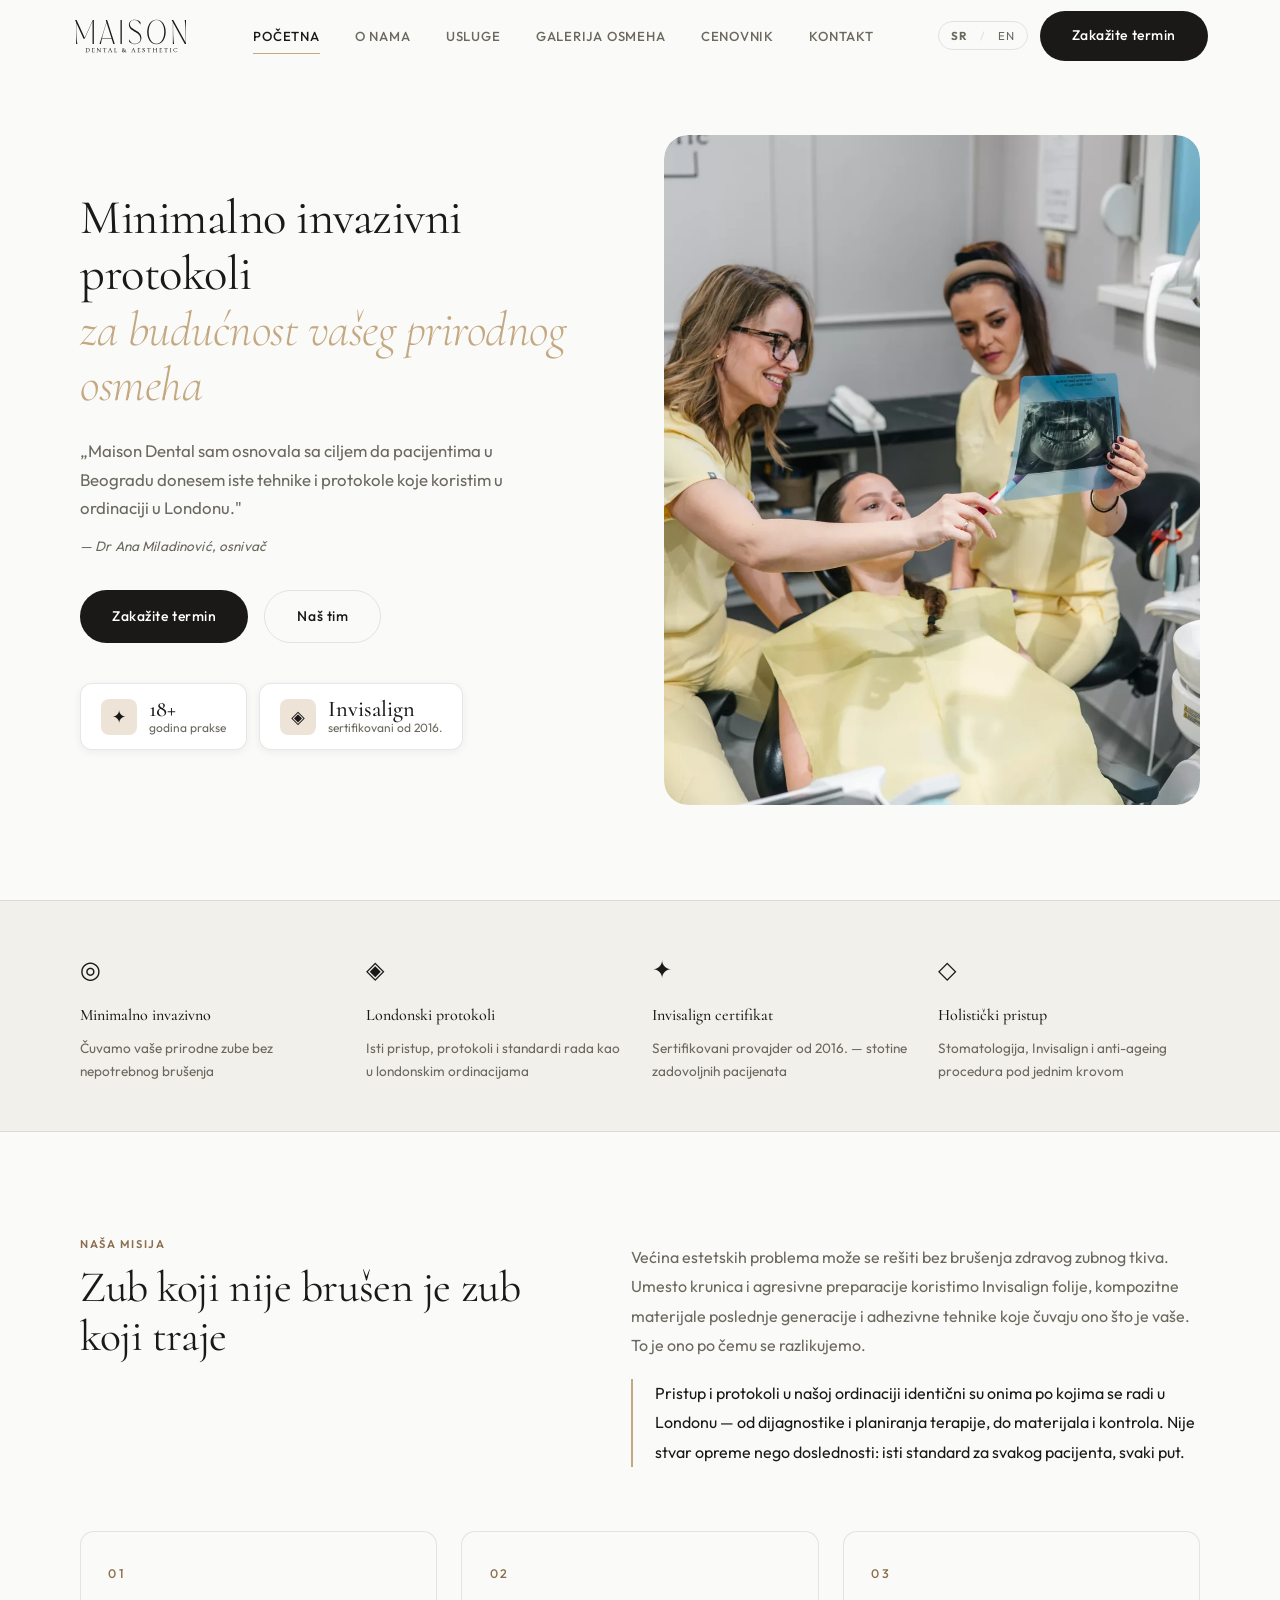
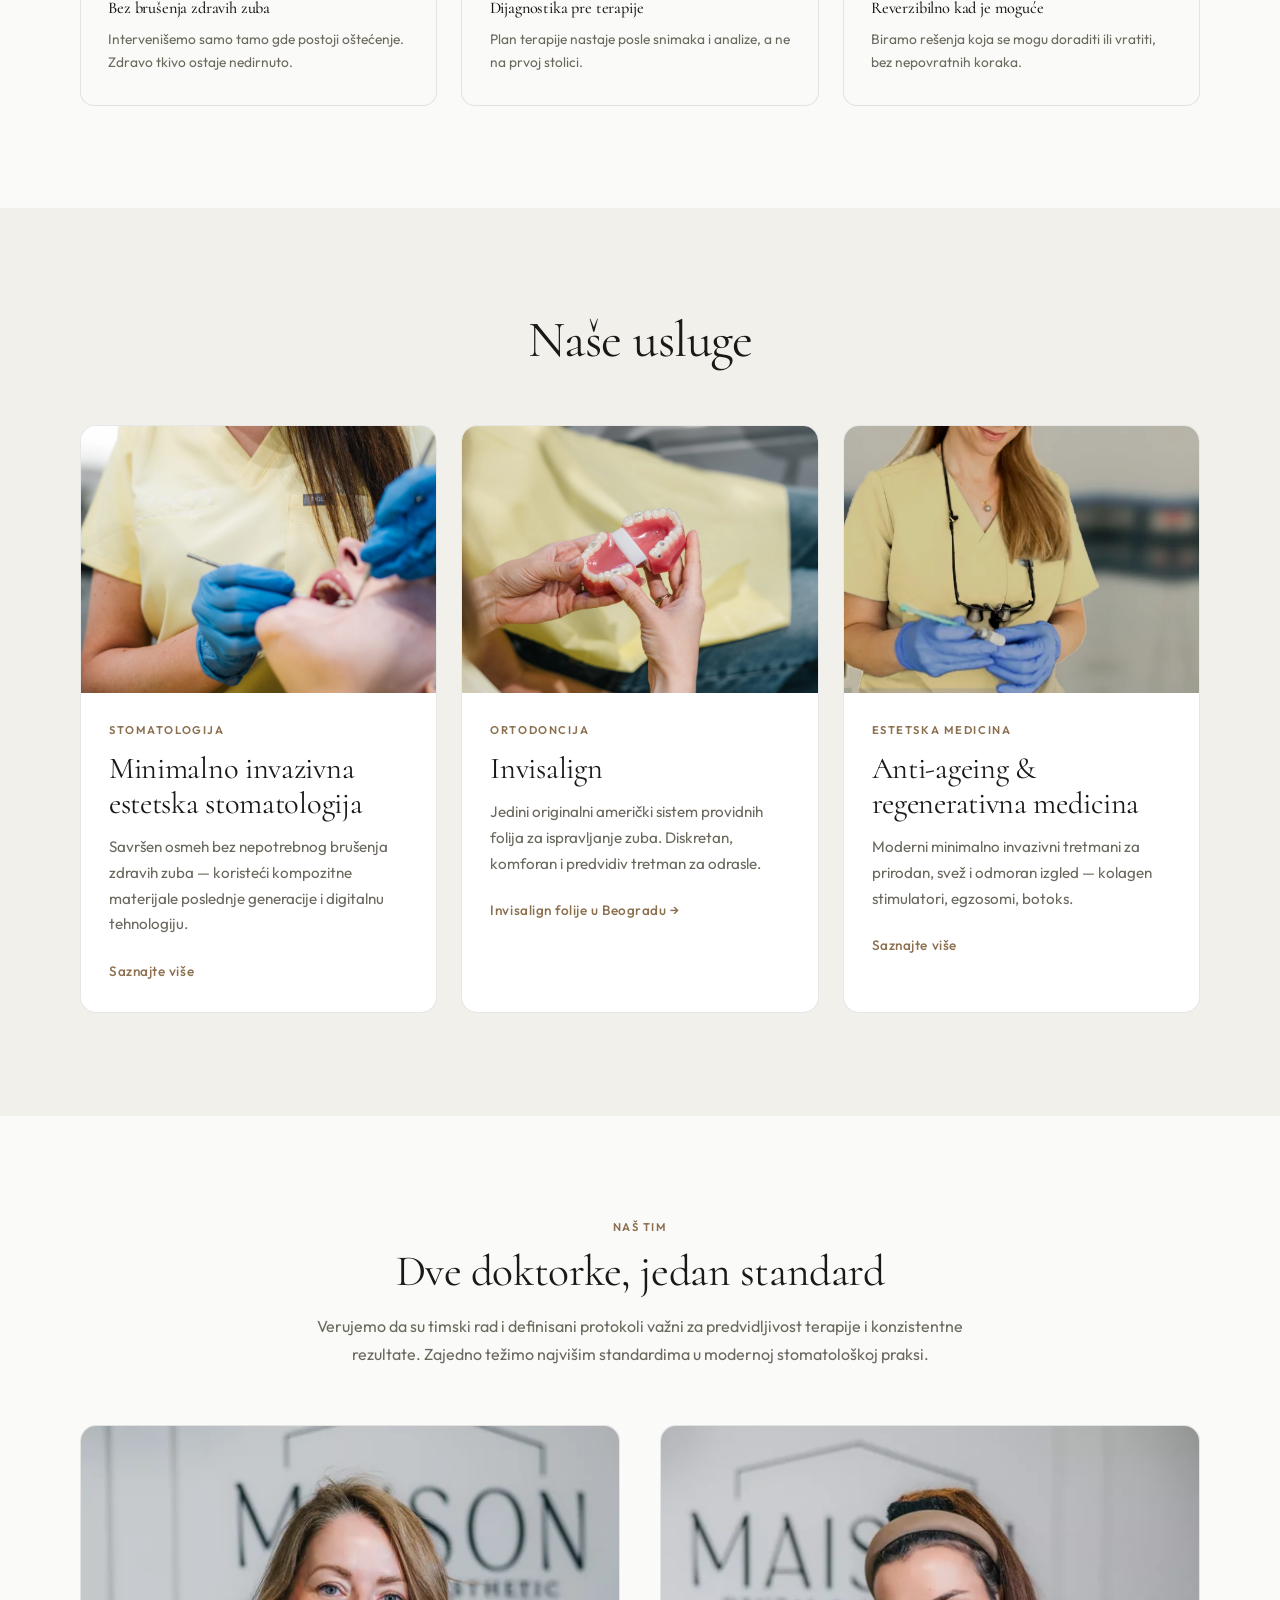
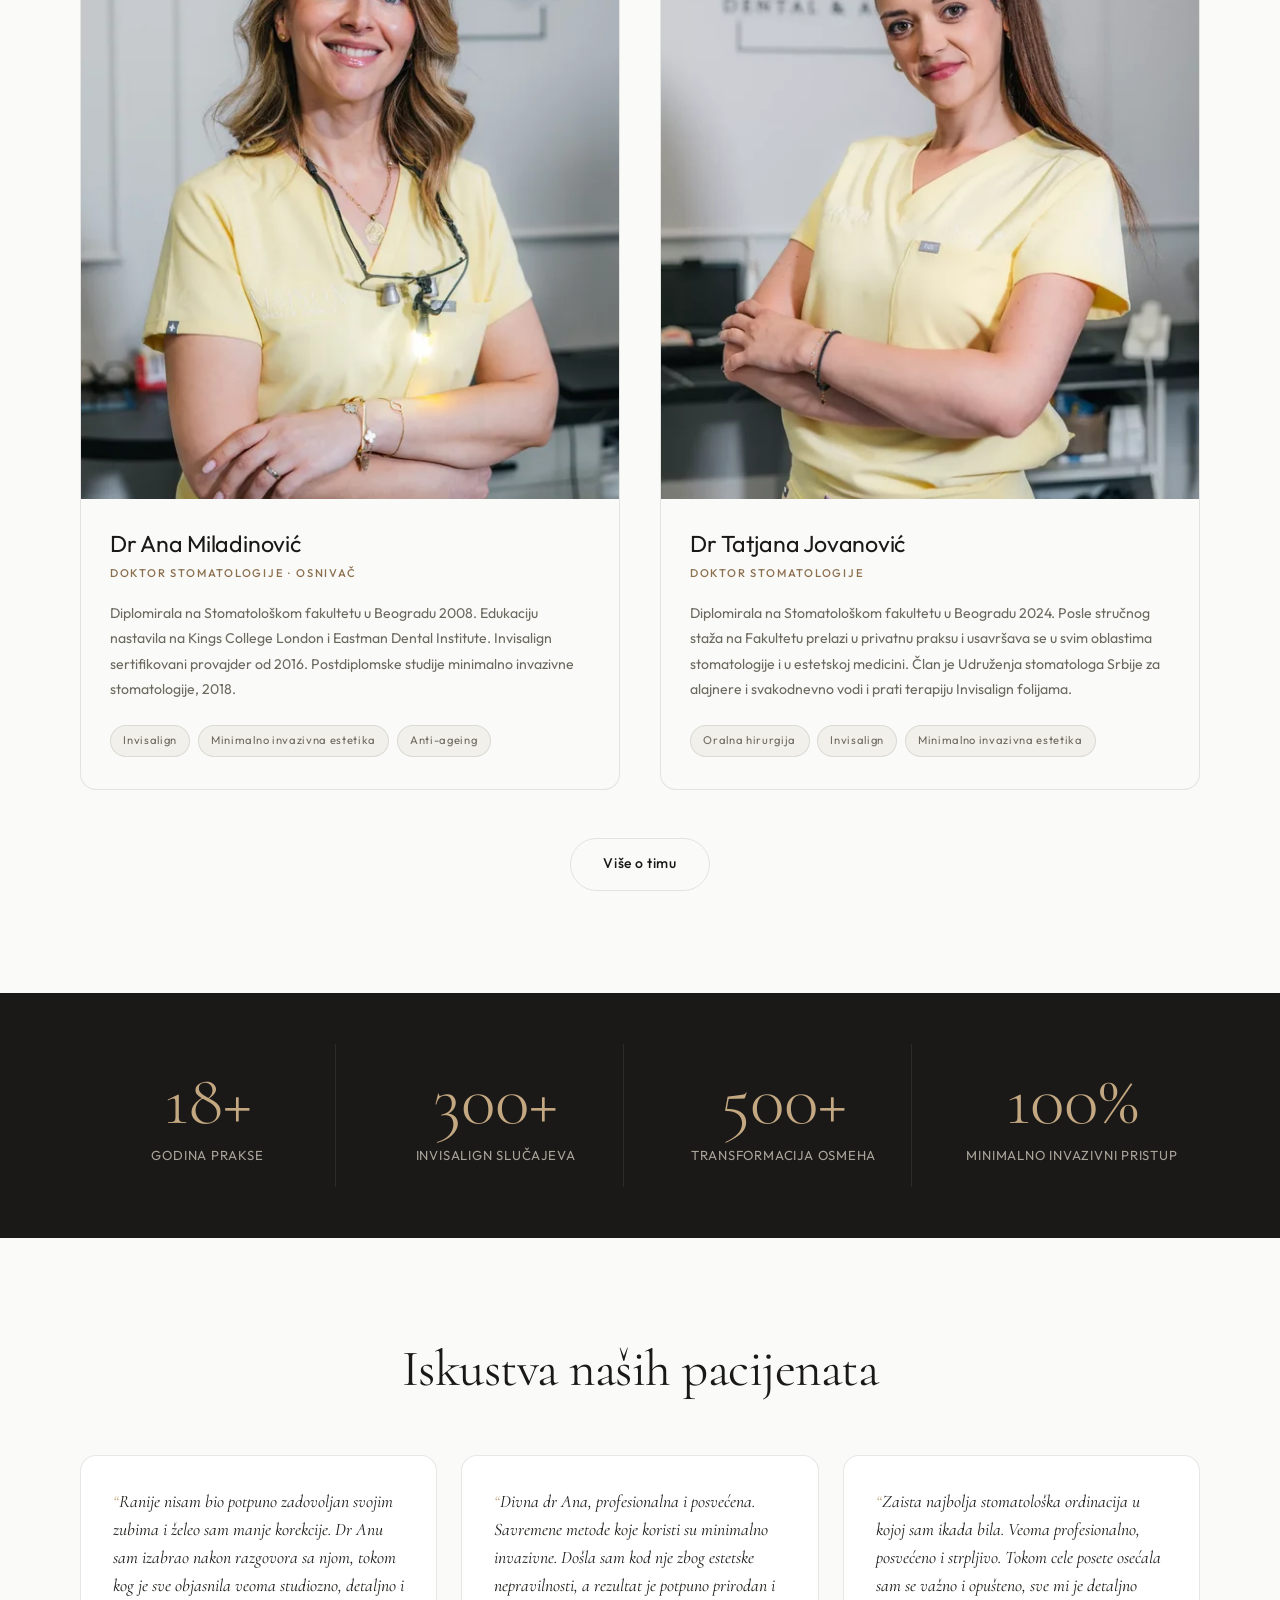
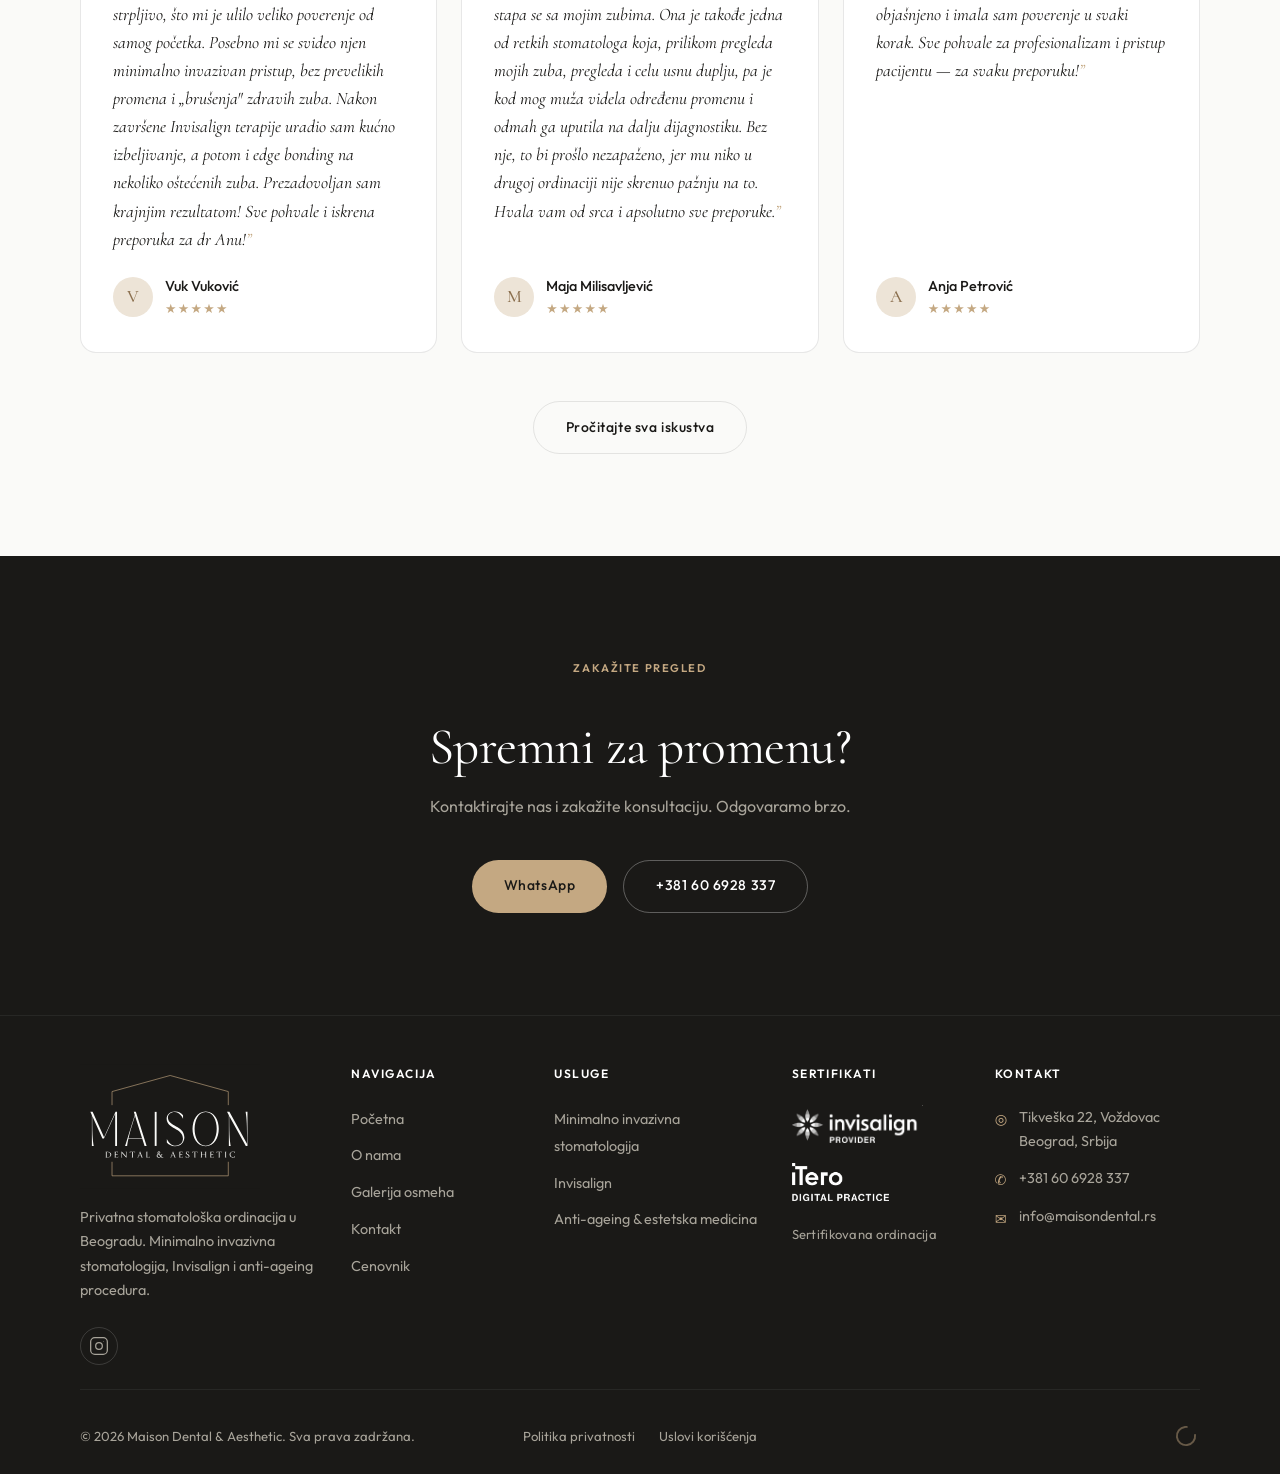
<file: index.html>
<!DOCTYPE html>
<html lang="sr">
<head>
  <meta charset="UTF-8">
  <meta name="viewport" content="width=device-width, initial-scale=1.0">
  <title>Maison Dental &amp; Aesthetic — Estetska stomatologija Beograd</title>
  <meta name="description" content="Maison Dental &amp; Aesthetic — privatna stomatološka ordinacija Dr Ane Miladinović u Beogradu. Minimalno invazivna stomatologija, Invisalign i anti-ageing tretmani.">
  <meta property="og:type" content="website">
  <meta property="og:title" content="Maison Dental &amp; Aesthetic — Estetska stomatologija Beograd">
  <meta property="og:image" content="https://maisondental.rs/images/og-preview.jpg">
  <meta property="og:url" content="https://maisondental.rs/">
  <meta property="og:locale" content="sr_RS">
  <meta name="twitter:card" content="summary_large_image">
  <link rel="canonical" href="https://maisondental.rs/">
  <link rel="icon" href="favicon.svg" type="image/svg+xml">
  <link rel="apple-touch-icon" href="favicon-180.png">
  <link rel="stylesheet" href="css/style.css">
  <style>
    .lang-toggle-btn { display:flex; align-items:center; gap:4px; font-size:0.72rem; font-weight:500; letter-spacing:0.08em; cursor:pointer; padding:4px 8px; border-radius:20px; border:1.5px solid var(--c-border); background:none; color:var(--c-ink-2); transition:border-color .2s; }
    .lang-toggle-btn:hover { border-color:var(--c-ink); }
    .lang-toggle-btn span { cursor:pointer; padding:2px 4px; border-radius:4px; transition:color .2s; }
    .lang-toggle-btn span:hover { color:var(--c-ink); }
    .lang-sep { color:var(--c-border); }
  </style>
  <script type="application/ld+json">
  {
    "@context": "https://schema.org",
    "@type": "Dentist",
    "@id": "https://maisondental.rs/#ordinacija",
    "name": "Maison Dental & Aesthetic",
    "description": "Ordinacija minimalno invazivne estetske stomatologije u Beogradu. Invisalign sertifikovani provajder od 2016.",
    "slogan": "Vaš osmeh, naša misija",
    "url": "https://maisondental.rs",
    "telephone": "+381606928337",
    "email": "info@maisondental.rs",
    "priceRange": "$$",
    "currenciesAccepted": "RSD",
    "image": "https://maisondental.rs/images/og-preview.jpg",
    "logo": "https://maisondental.rs/images/maisondental-logo-dark.svg",
    "address": {
      "@type": "PostalAddress",
      "streetAddress": "Tikveška 22",
      "addressLocality": "Beograd",
      "addressRegion": "Voždovac",
      "postalCode": "11000",
      "addressCountry": "RS"
    },
    "geo": {
      "@type": "GeoCoordinates",
      "latitude": 44.7895912,
      "longitude": 20.4820253
    },
    "hasMap": "https://maps.google.com/?cid=16026353024675296193",
    "areaServed": [
      { "@type": "City", "name": "Beograd" },
      { "@type": "AdministrativeArea", "name": "Voždovac" }
    ],
    "medicalSpecialty": ["Dentistry", "CosmeticDentistry"],
    "openingHoursSpecification": [
      {
        "@type": "OpeningHoursSpecification",
        "dayOfWeek": ["Monday", "Tuesday", "Wednesday", "Thursday", "Friday"],
        "opens": "11:00",
        "closes": "18:00"
      },
      {
        "@type": "OpeningHoursSpecification",
        "dayOfWeek": "Saturday",
        "opens": "09:00",
        "closes": "14:00"
      }
    ],
    "founder": {
      "@type": "Person",
      "name": "Dr Ana Miladinović",
      "jobTitle": "Doktor stomatologije",
      "alumniOf": [
        { "@type": "CollegeOrUniversity", "name": "Stomatološki fakultet Univerziteta u Beogradu" },
        { "@type": "CollegeOrUniversity", "name": "King's College London" },
        { "@type": "CollegeOrUniversity", "name": "Eastman Dental Institute" }
      ]
    },
    "employee": [
      {
        "@type": "Person",
        "name": "Dr Ana Miladinović",
        "jobTitle": "Doktor stomatologije — osnivač ordinacije"
      },
      {
        "@type": "Person",
        "name": "Dr Tatjana Jovanović",
        "jobTitle": "Doktor stomatologije"
      }
    ],
    "hasOfferCatalog": {
      "@type": "OfferCatalog",
      "name": "Usluge",
      "itemListElement": [
        {
          "@type": "Offer",
          "itemOffered": {
            "@type": "MedicalProcedure",
            "name": "Invisalign — ispravljanje zuba providnim folijama",
            "url": "https://maisondental.rs/usluge/invisalign.html"
          }
        },
        {
          "@type": "Offer",
          "itemOffered": {
            "@type": "MedicalProcedure",
            "name": "Minimalno invazivna estetska stomatologija",
            "url": "https://maisondental.rs/usluge/stomatologija.html"
          }
        },
        {
          "@type": "Offer",
          "itemOffered": {
            "@type": "MedicalProcedure",
            "name": "Anti-ageing i regenerativna estetska medicina",
            "url": "https://maisondental.rs/usluge/anti-ageing.html"
          }
        }
      ]
    },
    "sameAs": [
      "https://www.instagram.com/smile_by_dr_ana/",
      "https://maps.google.com/?cid=16026353024675296193"
    ],
    "potentialAction": {
      "@type": "ReserveAction",
      "target": {
        "@type": "EntryPoint",
        "urlTemplate": "https://booking.dentify.io/maison-dental/",
        "inLanguage": "sr",
        "actionPlatform": [
          "http://schema.org/DesktopWebPlatform",
          "http://schema.org/MobileWebPlatform"
        ]
      },
      "result": {
        "@type": "Reservation",
        "name": "Zakazivanje stomatološkog pregleda"
      }
    }
  }
  </script>
</head>
<body>

  <nav class="nav" aria-label="Glavna navigacija">
    <div class="nav__inner">
      <a class="brand" href="index.html" aria-label="Maison Dental &amp; Aesthetic — početna">
      <svg class="brand__mark" viewBox="0 0 540 240" preserveAspectRatio="xMinYMid slice" aria-hidden="true" focusable="false">
    <g fill="currentColor">
      <g class="ml-g" style="--a:translate(69.16px,46.03px) rotate(-34.50deg) scale(0.08586);--b:translate(57.44px,157.86px) rotate(0.00deg) scale(0.64300);--d:0ms"><path transform="translate(-80.13 -375.55)" d="M 138.29 373.96 L 147.7 373.96 L 147.7 201.89 L 140.17 201.89 L 82.02 330.01 L 23.86 201.89 L 12.57 201.89 L 20.29 218.56 L 20.29 373.96 L 29.7 373.96 C 26.31 351.98 22.17 329.22 22.17 242.39 L 22.17 222.8 L 73.73 336.1 L 81.45 336.1 L 138.29 210.89 Z M 138.29 373.96 "/></g>
      <g class="ml-g" style="--a:translate(89.98px,35.41px) rotate(-19.54deg) scale(0.08586);--b:translate(162.24px,157.86px) rotate(0.00deg) scale(0.64300);--d:70ms"><path transform="translate(-243.11 -375.55)" d="M 206.22 333.45 C 211.3 312.01 219.02 284.48 230.12 249.27 L 238.97 221.48 L 274.35 333.45 Z M 297.69 373.96 L 243.11 201.89 L 232.76 201.89 L 237.84 218.3 L 188.53 373.96 L 198.88 373.96 C 199.82 364.69 201.89 352.25 205.66 336.1 L 275.29 336.1 L 287.34 373.96 Z M 297.69 373.96 "/></g>
      <g class="ml-g" style="--a:translate(107.46px,31.12px) rotate(-8.03deg) scale(0.08586);--b:translate(226.86px,157.86px) rotate(0.00deg) scale(0.64300);--d:112ms"><path transform="translate(-343.61 -375.55)" d="M 348.31 201.89 L 338.9 201.89 L 338.9 373.96 L 348.31 373.96 Z M 348.31 201.89 "/></g>
      <g class="ml-g" style="--a:translate(124.63px,30.36px) rotate(2.95deg) scale(0.08586);--b:translate(291.53px,157.86px) rotate(0.00deg) scale(0.64300);--d:154ms"><path transform="translate(-444.19 -375.55)" d="M 405.71 230.48 C 405.71 215.65 418.32 202.68 441.28 202.68 C 461.6 202.68 476.47 223.59 482.49 236.3 L 482.3 218.56 C 473.83 208.24 460.09 200.03 441.28 200.03 C 414.18 200.03 399.31 217.5 399.31 236.57 C 399.31 288.19 481.93 283.16 481.93 336.89 C 481.93 355.69 469.32 372.9 441.46 372.9 C 421.14 372.9 406.27 351.98 400.25 339.54 L 400.25 357.02 C 408.91 367.34 422.64 375.55 441.46 375.55 C 473.08 375.55 489.08 353.04 489.08 329.75 C 489.08 272.3 405.71 275.48 405.71 230.48 "/></g>
      <g class="ml-g" style="--a:translate(148.53px,34.90px) rotate(18.54deg) scale(0.08586);--b:translate(389.97px,157.86px) rotate(0.00deg) scale(0.64300);--d:224ms"><path transform="translate(-597.28 -375.55)" d="M 597.29 372.9 C 522.57 372.9 522.57 202.68 597.29 202.68 C 672 202.68 672 372.9 597.29 372.9 M 597.29 200.03 C 508.64 200.03 508.64 375.54 597.29 375.54 C 685.93 375.54 685.93 200.03 597.29 200.03 "/></g>
      <g class="ml-g" style="--a:translate(170.84px,46.03px) rotate(34.50deg) scale(0.08586);--b:translate(492.76px,157.86px) rotate(0.00deg) scale(0.64300);--d:294ms"><path transform="translate(-757.15 -375.55)" d="M 799.59 201.89 C 802.98 223.86 807.12 246.62 807.12 333.45 L 807.12 364.43 L 717.35 201.89 L 705.3 201.89 L 714.71 218.83 L 714.71 373.96 L 724.12 373.96 C 720.74 351.98 716.6 329.22 716.6 242.39 L 716.6 222.27 L 800.54 373.96 L 809 373.96 L 809 201.89 Z M 799.59 201.89 "/></g>
      <g class="ml-g" style="--a:translate(20.73px,86.30px) rotate(108.75deg) scale(0.49838);--b:translate(72.23px,195.04px) rotate(0.00deg) scale(0.64300);--d:14ms"><path transform="translate(-103.13 -433.38)" d="M 102.59 431.54 L 101.12 431.54 C 99.21 431.54 95.15 431.17 95.15 428.5 L 95.15 404.6 C 96.57 404.37 98.04 404.23 99.41 404.23 C 108.27 404.23 114.29 410.89 114.29 419.08 C 114.29 425.24 109.64 431.54 102.59 431.54 M 101.02 402.76 L 88.15 402.76 C 87.86 402.76 87.76 403.36 88.54 403.59 L 89.57 403.86 C 90.89 404.23 91.23 404.69 91.23 405.42 L 91.23 430.39 C 91.23 431.12 90.89 431.58 89.57 431.95 L 88.54 432.22 C 87.76 432.45 87.86 433.05 88.15 433.05 L 102.39 433.05 C 111.3 433.05 118.5 426.2 118.5 417.88 C 118.5 409.56 110.66 402.76 101.02 402.76 "/></g>
      <g class="ml-g" style="--a:translate(15.64px,110.13px) rotate(95.40deg) scale(0.49838);--b:translate(98.15px,195.04px) rotate(0.00deg) scale(0.64300);--d:28ms"><path transform="translate(-143.44 -433.38)" d="M 134.8 431.95 L 133.77 432.22 C 132.99 432.45 133.09 433.05 133.38 433.05 L 151.68 433.05 C 152.81 433.05 153.15 432.55 153.3 431.3 L 153.84 427.21 C 153.89 426.8 153.2 426.48 153 427.12 C 151.54 431.35 149.82 431.67 144.98 431.67 L 143.66 431.67 C 141.06 431.67 140.38 430.34 140.38 428.36 L 140.38 418.02 L 144.88 418.02 C 148.01 418.02 149.19 418.62 149.23 420 C 149.23 420.27 149.33 420.36 149.53 420.36 C 149.73 420.36 150.07 420.09 150.16 419.58 L 150.41 418.39 C 150.75 416.64 150.9 416 150.56 415.81 C 150.02 415.54 150.31 416.5 147.43 416.5 L 140.38 416.5 L 140.38 407.45 C 140.38 405.47 141.06 404.14 143.66 404.14 L 144.98 404.14 C 149.14 404.14 150.95 404.32 151 408.09 C 151 408.73 151.78 408.41 151.88 408 L 152.56 404.5 C 152.81 403.22 152.81 402.76 151.68 402.76 L 133.38 402.76 C 133.09 402.76 132.99 403.36 133.77 403.59 L 134.8 403.86 C 136.12 404.23 136.46 404.69 136.46 405.42 L 136.46 430.39 C 136.46 431.12 136.12 431.58 134.8 431.95 "/></g>
      <g class="ml-g" style="--a:translate(16.24px,134.93px) rotate(81.81deg) scale(0.49838);--b:translate(123.63px,195.04px) rotate(0.00deg) scale(0.64300);--d:42ms"><path transform="translate(-183.06 -433.38)" d="M 172.83 409.75 L 193.88 432.87 C 194.17 433.19 194.61 433.38 195 433.38 C 195.44 433.38 195.79 433.14 195.79 432.73 L 195.79 405.42 C 195.79 404.69 196.12 404.23 197.45 403.86 L 198.48 403.59 C 199.31 403.36 199.16 402.76 198.87 402.76 L 189.23 402.76 C 188.79 402.76 188.64 403.36 189.76 403.59 L 191.18 403.86 C 193.09 404.23 193.53 405.2 193.53 406.34 L 193.53 425.97 C 193.53 426.25 193.39 426.29 193.24 426.11 L 172.24 403.04 C 171.95 402.71 171.51 402.53 171.07 402.53 C 170.63 402.53 170.29 402.76 170.29 403.17 L 170.29 430.39 C 170.29 431.12 169.94 431.58 168.62 431.95 L 167.59 432.22 C 166.81 432.46 166.91 433.05 167.2 433.05 L 176.65 433.05 C 177.04 433.05 177.23 432.46 176.16 432.22 L 174.79 431.95 C 172.93 431.58 172.54 430.62 172.54 429.46 L 172.54 409.88 C 172.54 409.61 172.68 409.56 172.83 409.75 "/></g>
      <g class="ml-g" style="--a:translate(23.30px,160.48px) rotate(67.28deg) scale(0.49838);--b:translate(151.04px,195.04px) rotate(0.00deg) scale(0.64300);--d:56ms"><path transform="translate(-225.69 -433.38)" d="M 228.09 404.14 L 231.76 404.14 C 235.92 404.14 237.73 404.32 237.78 408.18 C 237.78 408.82 238.56 408.5 238.66 408.09 L 239.35 404.5 C 239.59 403.22 239.59 402.76 238.46 402.76 L 214 402.76 C 212.87 402.76 212.57 403.26 212.38 404.5 L 211.84 408.32 C 211.79 408.73 212.48 409.05 212.67 408.41 C 214.14 404.41 217.27 404.14 219.48 404.14 L 223.49 404.14 C 223.79 404.14 223.83 404.27 223.83 404.46 L 223.83 429.93 C 223.83 430.84 223.39 431.77 221.78 432.04 L 220.65 432.22 C 219.62 432.41 219.77 433.05 220.16 433.05 L 231.42 433.05 C 231.81 433.05 231.96 432.41 230.93 432.22 L 229.8 432.04 C 228.19 431.77 227.75 430.84 227.75 429.93 L 227.75 404.46 C 227.75 404.27 227.8 404.14 228.09 404.14 "/></g>
      <g class="ml-g" style="--a:translate(36.46px,183.33px) rotate(52.84deg) scale(0.49838);--b:translate(175.96px,195.04px) rotate(0.00deg) scale(0.64300);--d:84ms"><path transform="translate(-264.46 -433.38)" d="M 259.27 419.91 L 263.23 409.65 C 263.38 409.24 263.62 409.19 263.82 409.65 L 267.79 419.91 Z M 270.72 431.95 L 269.79 432.22 C 268.91 432.46 269.06 433.05 269.4 433.05 L 280.02 433.05 C 280.32 433.05 280.41 432.46 279.58 432.22 L 279.09 432.09 C 277.04 431.49 276.16 430.48 275.47 428.82 L 266.12 405.38 C 265.24 403.22 265 402.71 264.46 402.71 C 263.92 402.71 263.72 403.31 262.84 405.47 L 253.45 428.82 C 252.76 430.48 251.88 431.49 249.82 432.09 L 249.34 432.22 C 248.5 432.46 248.6 433.05 248.89 433.05 L 257.7 433.05 C 258 433.05 258.2 432.46 257.31 432.22 L 256.34 431.95 C 255.11 431.58 254.91 431.03 255.26 430.2 L 258.59 421.61 L 268.47 421.61 L 271.8 430.2 C 272.14 431.03 271.95 431.58 270.72 431.95 "/></g>
      <g class="ml-g" style="--a:translate(53.56px,201.09px) rotate(39.33deg) scale(0.49838);--b:translate(201.41px,195.04px) rotate(0.00deg) scale(0.64300);--d:98ms"><path transform="translate(-304.03 -433.38)" d="M 295.39 431.95 L 294.37 432.22 C 293.58 432.45 293.68 433.05 293.98 433.05 L 312.28 433.05 C 313.41 433.05 313.75 432.55 313.89 431.3 L 314.43 427.21 C 314.48 426.8 313.8 426.48 313.6 427.12 C 312.13 431.35 310.42 431.67 305.57 431.67 L 304.25 431.67 C 301.66 431.67 300.97 430.34 300.97 428.36 L 300.97 405.42 C 300.97 404.69 301.41 404.23 303.03 403.86 L 304.3 403.59 C 305.33 403.36 305.18 402.76 304.79 402.76 L 293.98 402.76 C 293.68 402.76 293.58 403.36 294.37 403.59 L 295.39 403.86 C 296.71 404.23 297.06 404.69 297.06 405.42 L 297.06 430.39 C 297.06 431.12 296.71 431.58 295.39 431.95 "/></g>
      <g class="ml-g" style="--a:translate(88.85px,220.09px) rotate(17.29deg) scale(0.49838);--b:translate(241.27px,195.04px) rotate(0.00deg) scale(0.64300);--d:126ms"><path transform="translate(-366.02 -433.38)" d="M 357.26 416.36 C 360.25 419.3 364.51 422.52 368.42 428.04 C 366.46 429.7 363.97 430.57 361.08 430.57 C 356.43 430.57 352.76 428.27 352.76 423.3 C 352.76 420.59 353.89 418.34 357.26 416.36 M 360 404.04 C 362.06 404.04 363.87 405.42 363.87 408.04 C 363.87 410.66 362.06 412.5 359.61 413.7 C 357.66 411.72 356.38 409.97 356.38 407.86 C 356.38 405.65 357.8 404.04 360 404.04 M 348.89 424.55 C 348.89 430.16 354.18 433.28 360.15 433.28 C 363.87 433.28 367.1 432.09 369.64 429.56 C 371.95 432.18 374.59 433.23 377.09 433.23 C 379.68 433.23 381.73 432.13 382.81 430.8 C 383.16 430.39 383.01 429.79 382.47 430.2 C 381.34 431.03 380.07 431.44 378.95 431.44 C 376.2 431.44 373.86 428.87 372.54 427.03 C 372.39 426.8 372.19 426.57 372.04 426.39 C 372.97 424.73 373.76 422.8 374.3 420.55 C 374.69 418.98 374.98 417.47 377.43 416.96 L 378.11 416.82 C 378.99 416.64 378.8 416 378.26 416 L 369.21 416 C 368.62 416 368.52 416.64 369.3 416.78 L 370.38 416.96 C 373.07 417.42 373.02 418.85 372.68 420.41 C 372.29 422.11 371.7 423.68 370.97 424.96 C 367.34 420.46 363.53 417.38 360.74 414.8 C 364.07 413.24 366.61 410.66 366.61 407.68 C 366.61 404.55 363.77 402.48 360.15 402.48 C 356.19 402.48 353.1 405.01 353.25 409.15 C 353.35 411.49 354.43 413.38 356.14 415.21 C 351.93 417.38 348.89 420.27 348.89 424.55 "/></g>
      <g class="ml-g" style="--a:translate(131.42px,224.21px) rotate(-6.25deg) scale(0.49838);--b:translate(283.41px,195.04px) rotate(0.00deg) scale(0.64300);--d:140ms"><path transform="translate(-431.56 -433.38)" d="M 426.38 419.91 L 430.34 409.65 C 430.49 409.24 430.73 409.19 430.93 409.65 L 434.89 419.91 Z M 437.83 431.95 L 436.9 432.22 C 436.02 432.46 436.16 433.05 436.51 433.05 L 447.13 433.05 C 447.42 433.05 447.52 432.46 446.69 432.22 L 446.2 432.09 C 444.14 431.49 443.26 430.48 442.58 428.82 L 433.23 405.38 C 432.35 403.22 432.1 402.71 431.57 402.71 C 431.03 402.71 430.83 403.31 429.95 405.47 L 420.55 428.82 C 419.87 430.48 418.99 431.49 416.93 432.09 L 416.44 432.22 C 415.61 432.46 415.71 433.05 416 433.05 L 424.81 433.05 C 425.11 433.05 425.3 432.46 424.42 432.22 L 423.44 431.95 C 422.21 431.58 422.02 431.03 422.36 430.2 L 425.69 421.61 L 435.58 421.61 L 438.91 430.2 C 439.25 431.03 439.05 431.58 437.83 431.95 "/></g>
      <g class="ml-g" style="--a:translate(155.44px,218.66px) rotate(-19.76deg) scale(0.49838);--b:translate(308.86px,195.04px) rotate(0.00deg) scale(0.64300);--d:168ms"><path transform="translate(-471.14 -433.38)" d="M 462.5 431.95 L 461.47 432.22 C 460.69 432.45 460.79 433.05 461.08 433.05 L 479.39 433.05 C 480.51 433.05 480.86 432.55 481 431.3 L 481.54 427.21 C 481.59 426.8 480.9 426.48 480.71 427.12 C 479.24 431.35 477.53 431.67 472.68 431.67 L 471.36 431.67 C 468.77 431.67 468.08 430.34 468.08 428.36 L 468.08 418.02 L 472.58 418.02 C 475.71 418.02 476.89 418.62 476.94 420 C 476.94 420.27 477.04 420.36 477.23 420.36 C 477.43 420.36 477.77 420.09 477.87 419.58 L 478.11 418.39 C 478.46 416.64 478.6 416 478.26 415.81 C 477.72 415.54 478.02 416.5 475.13 416.5 L 468.08 416.5 L 468.08 407.45 C 468.08 405.47 468.77 404.14 471.36 404.14 L 472.68 404.14 C 476.84 404.14 478.65 404.32 478.7 408.09 C 478.7 408.73 479.48 408.41 479.58 408 L 480.27 404.5 C 480.51 403.22 480.51 402.76 479.39 402.76 L 461.08 402.76 C 460.79 402.76 460.69 403.36 461.47 403.59 L 462.5 403.86 C 463.82 404.23 464.16 404.69 464.16 405.42 L 464.16 430.39 C 464.16 431.12 463.82 431.58 462.5 431.95 "/></g>
      <g class="ml-g" style="--a:translate(174.94px,209.28px) rotate(-31.61deg) scale(0.49838);--b:translate(330.67px,195.04px) rotate(0.00deg) scale(0.64300);--d:182ms"><path transform="translate(-505.06 -433.38)" d="M 497.25 424.59 C 497.06 424.59 496.81 424.68 496.76 424.91 L 495.3 430.34 C 495.2 430.52 495.25 430.8 495.49 430.94 C 498.28 432.5 501.61 433.38 504.69 433.38 C 511.25 433.38 514.92 429.51 514.92 425.01 C 514.92 415.95 500.09 415.72 500.09 408.37 C 500.09 405.75 501.95 404 504.84 404 C 507.34 404 510.66 405.29 511.84 410.07 C 511.94 410.53 512.52 410.25 512.57 409.93 L 513.06 404 C 513.11 403.81 513.01 403.72 512.72 403.72 C 512.43 403.72 511.94 403.81 511.15 403.81 C 510.47 403.81 508.56 402.48 505.23 402.48 C 499.89 402.48 496.52 405.98 496.52 409.88 C 496.52 418.07 511.35 419.08 511.35 426.71 C 511.35 429.79 508.95 431.86 505.04 431.86 C 501.71 431.86 497.35 430.34 497.84 425.05 C 497.89 424.78 497.55 424.59 497.25 424.59 "/></g>
      <g class="ml-g" style="--a:translate(193.34px,194.90px) rotate(-44.40deg) scale(0.49838);--b:translate(354.60px,195.04px) rotate(0.00deg) scale(0.64300);--d:196ms"><path transform="translate(-542.28 -433.38)" d="M 544.68 404.14 L 548.35 404.14 C 552.51 404.14 554.32 404.32 554.37 408.18 C 554.37 408.82 555.16 408.5 555.25 408.09 L 555.94 404.5 C 556.18 403.22 556.18 402.76 555.06 402.76 L 530.59 402.76 C 529.46 402.76 529.17 403.26 528.97 404.5 L 528.43 408.32 C 528.38 408.73 529.07 409.05 529.27 408.41 C 530.73 404.41 533.87 404.14 536.07 404.14 L 540.08 404.14 C 540.38 404.14 540.43 404.27 540.43 404.46 L 540.43 429.93 C 540.43 430.84 539.98 431.77 538.37 432.04 L 537.24 432.22 C 536.21 432.41 536.36 433.05 536.75 433.05 L 548.01 433.05 C 548.4 433.05 548.55 432.41 547.52 432.22 L 546.39 432.04 C 544.78 431.77 544.34 430.84 544.34 429.93 L 544.34 404.46 C 544.34 404.27 544.39 404.14 544.68 404.14 "/></g>
      <g class="ml-g" style="--a:translate(209.85px,174.01px) rotate(-58.99deg) scale(0.49838);--b:translate(382.93px,195.04px) rotate(0.00deg) scale(0.64300);--d:210ms"><path transform="translate(-586.34 -433.38)" d="M 600.97 403.86 L 602 403.59 C 602.83 403.36 602.68 402.76 602.39 402.76 L 592.31 402.76 C 592.01 402.76 591.91 403.36 592.7 403.59 L 593.73 403.86 C 595.05 404.23 595.39 404.69 595.39 405.42 L 595.39 416 L 577.23 416 L 577.23 405.42 C 577.23 404.69 577.57 404.23 578.9 403.86 L 579.93 403.59 C 580.76 403.36 580.61 402.76 580.32 402.76 L 570.23 402.76 C 569.94 402.76 569.84 403.36 570.62 403.59 L 571.65 403.86 C 572.98 404.23 573.32 404.69 573.32 405.42 L 573.32 430.39 C 573.32 431.12 572.98 431.58 571.65 431.95 L 570.62 432.23 C 569.84 432.45 569.94 433.05 570.23 433.05 L 580.32 433.05 C 580.61 433.05 580.76 432.45 579.93 432.23 L 578.9 431.95 C 577.57 431.58 577.23 431.12 577.23 430.39 L 577.23 417.79 L 595.39 417.79 L 595.39 430.39 C 595.39 431.12 595.05 431.58 593.73 431.95 L 592.7 432.23 C 591.91 432.45 592.01 433.05 592.31 433.05 L 602.39 433.05 C 602.68 433.05 602.83 432.45 602 432.23 L 600.97 431.95 C 599.65 431.58 599.3 431.12 599.3 430.39 L 599.3 405.42 C 599.3 404.69 599.65 404.23 600.97 403.86 "/></g>
      <g class="ml-g" style="--a:translate(220.06px,151.27px) rotate(-72.65deg) scale(0.49838);--b:translate(409.79px,195.04px) rotate(0.00deg) scale(0.64300);--d:238ms"><path transform="translate(-628.11 -433.38)" d="M 619.47 431.95 L 618.45 432.22 C 617.66 432.45 617.76 433.05 618.05 433.05 L 636.36 433.05 C 637.48 433.05 637.83 432.55 637.98 431.3 L 638.52 427.21 C 638.56 426.8 637.88 426.48 637.68 427.12 C 636.21 431.35 634.5 431.67 629.66 431.67 L 628.33 431.67 C 625.74 431.67 625.05 430.34 625.05 428.36 L 625.05 418.02 L 629.55 418.02 C 632.69 418.02 633.86 418.62 633.91 420 C 633.91 420.27 634.01 420.36 634.21 420.36 C 634.4 420.36 634.75 420.09 634.84 419.58 L 635.09 418.39 C 635.43 416.64 635.58 416 635.23 415.81 C 634.7 415.54 634.99 416.5 632.1 416.5 L 625.05 416.5 L 625.05 407.45 C 625.05 405.47 625.74 404.14 628.33 404.14 L 629.66 404.14 C 633.82 404.14 635.62 404.32 635.68 408.09 C 635.68 408.73 636.46 408.41 636.55 408 L 637.24 404.5 C 637.48 403.22 637.48 402.76 636.36 402.76 L 618.05 402.76 C 617.76 402.76 617.66 403.36 618.45 403.59 L 619.47 403.86 C 620.8 404.23 621.14 404.69 621.14 405.42 L 621.14 430.39 C 621.14 431.12 620.8 431.58 619.47 431.95 "/></g>
      <g class="ml-g" style="--a:translate(224.52px,128.05px) rotate(-85.59deg) scale(0.49838);--b:translate(433.85px,195.04px) rotate(0.00deg) scale(0.64300);--d:252ms"><path transform="translate(-665.53 -433.38)" d="M 667.93 404.14 L 671.6 404.14 C 675.76 404.14 677.57 404.32 677.62 408.18 C 677.62 408.82 678.41 408.5 678.5 408.09 L 679.19 404.5 C 679.43 403.22 679.43 402.76 678.31 402.76 L 653.84 402.76 C 652.71 402.76 652.42 403.26 652.22 404.5 L 651.68 408.32 C 651.63 408.73 652.32 409.05 652.52 408.41 C 653.98 404.41 657.11 404.14 659.32 404.14 L 663.33 404.14 C 663.62 404.14 663.67 404.27 663.67 404.46 L 663.67 429.93 C 663.67 430.84 663.23 431.77 661.62 432.04 L 660.49 432.22 C 659.46 432.41 659.61 433.05 660 433.05 L 671.26 433.05 C 671.65 433.05 671.8 432.41 670.77 432.22 L 669.64 432.04 C 668.03 431.77 667.59 430.84 667.59 429.93 L 667.59 404.46 C 667.59 404.27 667.64 404.14 667.93 404.14 "/></g>
      <g class="ml-g" style="--a:translate(224.01px,106.89px) rotate(-97.18deg) scale(0.49838);--b:translate(455.08px,195.04px) rotate(0.00deg) scale(0.64300);--d:266ms"><path transform="translate(-698.55 -433.38)" d="M 702.14 403.86 L 703.18 403.59 C 704 403.36 703.86 402.76 703.57 402.76 L 693.48 402.76 C 693.19 402.76 693.09 403.36 693.88 403.59 L 694.9 403.86 C 696.22 404.23 696.57 404.69 696.57 405.42 L 696.57 430.39 C 696.57 431.12 696.22 431.58 694.9 431.95 L 693.88 432.23 C 693.09 432.45 693.19 433.05 693.48 433.05 L 703.57 433.05 C 703.86 433.05 704 432.45 703.18 432.23 L 702.14 431.95 C 700.82 431.58 700.48 431.12 700.48 430.39 L 700.48 405.42 C 700.48 404.69 700.82 404.23 702.14 403.86 "/></g>
      <g class="ml-g" style="--a:translate(219.27px,86.30px) rotate(-108.75deg) scale(0.49838);--b:translate(476.77px,195.04px) rotate(0.00deg) scale(0.64300);--d:280ms"><path transform="translate(-732.28 -433.38)" d="M 745.71 403.72 C 745.41 403.72 744.93 403.82 744.09 403.82 C 743.16 403.82 740.67 402.48 735.68 402.48 C 725.45 402.48 718.45 409.38 718.45 417.84 C 718.45 426.34 725.49 433.23 735.14 433.23 C 739.25 433.23 742.57 431.77 743.6 431.77 C 744.29 431.77 744.63 431.86 744.88 431.86 C 745.17 431.86 745.27 431.67 745.32 431.35 L 746.05 425.33 C 746.1 425.01 745.51 424.73 745.36 425.19 C 743.6 429.88 740.23 431.72 736.31 431.72 C 727.6 431.72 722.61 425.24 722.61 417.52 C 722.61 409.52 728.33 404 735.87 404 C 739.79 404 743.9 405.52 744.83 410.07 C 744.93 410.53 745.51 410.25 745.56 409.93 L 746.05 404 C 746.1 403.82 746 403.72 745.71 403.72 "/></g>
    </g>
  </svg>
    </a>
      <ul class="nav__links" role="list">
        <li><a href="index.html" data-i18n="nav.home">Početna</a></li>
        <li><a href="o-nama.html" data-i18n="nav.about">O nama</a></li>
        <li class="nav__dropdown">
          <a href="#" aria-haspopup="true" data-i18n="nav.services">Usluge</a>
          <ul class="nav__dropdown-menu" role="list">
            <li><a href="usluge/stomatologija.html" data-i18n="nav.services.stom">Minimalno invazivna stomatologija</a></li>
            <li><a href="usluge/invisalign.html" data-i18n="nav.services.inv">Invisalign</a></li>
            <li><a href="usluge/anti-ageing.html" data-i18n="nav.services.anti">Anti-ageing &amp; estetska medicina</a></li>
          </ul>
        </li>
        <li><a href="galerija.html" data-i18n="nav.gallery">Galerija osmeha</a></li>
        <li><a href="cenovnik.html" data-i18n="nav.prices">Cenovnik</a></li>
        <li><a href="kontakt.html" data-i18n="nav.contact">Kontakt</a></li>
      </ul>
      <div style="display:flex;align-items:center;gap:0.75rem">
        <button class="lang-toggle-btn" aria-label="Promeni jezik">
          <span data-lang-sr>SR</span><span class="lang-sep">/</span><span data-lang-en>EN</span>
        </button>
        <a href="https://booking.dentify.io/maison-dental/" class="btn btn--dark nav__cta" target="_blank" rel="noopener" data-i18n="btn.book">Zakažite termin</a>
      </div>
      <button class="nav__burger" aria-label="Otvori meni" aria-expanded="false" aria-controls="mobile-menu">
        <span></span><span></span><span></span>
      </button>
    </div>
  </nav>

  <nav class="nav__mobile" id="mobile-menu" aria-label="Mobilna navigacija">
    <a href="index.html" data-i18n="nav.home">Početna</a>
    <a href="o-nama.html" data-i18n="nav.about">O nama</a>
    <div class="mobile-sub">
      <a href="usluge/stomatologija.html" data-i18n="nav.services.stom">Minimalno invazivna stomatologija</a>
      <a href="usluge/invisalign.html" data-i18n="nav.services.inv">Invisalign</a>
      <a href="usluge/anti-ageing.html" data-i18n="nav.services.anti">Anti-ageing &amp; estetska medicina</a>
    </div>
    <a href="galerija.html" data-i18n="nav.gallery">Galerija osmeha</a>
    <a href="cenovnik.html" data-i18n="nav.prices">Cenovnik</a>
    <a href="kontakt.html" data-i18n="nav.contact">Kontakt</a>
    <a href="https://booking.dentify.io/maison-dental/" class="btn btn--dark" target="_blank" rel="noopener" data-i18n="btn.book">Zakažite termin</a>
  </nav>

  <main>
    <section class="hero" aria-label="Hero sekcija">
      <div class="hero__inner">
        <div class="hero__text">
          <h1 class="hero__heading display">
            <span data-i18n="index.hero.h1">Minimalno invazivni protokoli</span><br><em data-i18n="index.hero.h1em">za budućnost vašeg prirodnog osmeha</em>
          </h1>
          <figure class="hero__quote" style="margin:0 0 2rem">
            <blockquote style="margin:0">
              <p class="hero__lead" style="margin:0" data-i18n="index.hero.lead">„Maison Dental sam osnovala sa ciljem da pacijentima u Beogradu donesem iste tehnike i protokole koje koristim u ordinaciji u Londonu."</p>
            </blockquote>
            <figcaption class="hero__quote-sig" data-i18n="index.hero.lead.sig">— Dr Ana Miladinović, osnivač</figcaption>
          </figure>
          <div class="hero__actions">
            <a href="https://booking.dentify.io/maison-dental/" class="btn btn--dark" target="_blank" rel="noopener" data-i18n="btn.book">Zakažite termin</a>
            <a href="#tim" class="btn btn--outline" data-i18n="btn.team">Naš tim</a>
          </div>
          <div class="hero__badges">
            <div class="hero__badge">
              <div class="hero__badge-icon" aria-hidden="true">✦</div>
              <div>
                <div class="hero__badge-num" data-i18n="index.hero.badge1.num">18+</div>
                <div class="hero__badge-label" data-i18n="index.hero.badge1.lbl">godina prakse</div>
              </div>
            </div>
            <div class="hero__badge">
              <div class="hero__badge-icon" aria-hidden="true">◈</div>
              <div>
                <div class="hero__badge-num" data-i18n="index.hero.badge2.num">Invisalign</div>
                <div class="hero__badge-label" data-i18n="index.hero.badge2.lbl">sertifikovani od 2016.</div>
              </div>
            </div>
          </div>
        </div>
        <div class="hero__image reveal">
          <div class="hero__img-wrap" role="img">
            <img src="images/dr-ana-hero.webp"
                 srcset="images/dr-ana-hero-480.webp 480w, images/dr-ana-hero-960.webp 960w, images/dr-ana-hero.webp 1600w"
                 sizes="(max-width: 767px) 100vw, 50vw"
                 alt="Dr Ana Miladinović sa timom pregledaju RTG snimak pacijentkinje"
                 width="600" height="750"
                 fetchpriority="high" decoding="async"
                 style="width:100%;height:100%;object-fit:cover;display:block;">
          </div>
        </div>
      </div>
    </section>

    <div class="strip">
      <div class="container">
        <div class="strip__inner">
          <div class="strip__item reveal">
            <div class="strip__icon" aria-hidden="true">◎</div>
            <div class="strip__title" data-i18n="index.strip.1.title">Minimalno invazivno</div>
            <p class="strip__text" data-i18n="index.strip.1.text">Čuvamo vaše prirodne zube bez nepotrebnog brušenja</p>
          </div>
          <div class="strip__item reveal reveal--delay-1">
            <div class="strip__icon" aria-hidden="true">◈</div>
            <div class="strip__title" data-i18n="index.strip.2.title">Londonski protokoli</div>
            <p class="strip__text" data-i18n="index.strip.2.text">Isti pristup, protokoli i standardi rada kao u londonskim ordinacijama</p>
          </div>
          <div class="strip__item reveal reveal--delay-2">
            <div class="strip__icon" aria-hidden="true">✦</div>
            <div class="strip__title" data-i18n="index.strip.3.title">Invisalign certifikat</div>
            <p class="strip__text" data-i18n="index.strip.3.text">Sertifikovani provajder od 2016. — stotine zadovoljnih pacijenata</p>
          </div>
          <div class="strip__item reveal reveal--delay-3">
            <div class="strip__icon" aria-hidden="true">◇</div>
            <div class="strip__title" data-i18n="index.strip.4.title">Holistički pristup</div>
            <p class="strip__text" data-i18n="index.strip.4.text">Stomatologija, Invisalign i anti-ageing procedura pod jednim krovom</p>
          </div>
        </div>
      </div>
    </div>

    <section class="section" id="misija">
      <div class="container">
        <div class="misija">
          <div class="misija__intro reveal">
            <p class="eyebrow" data-i18n="index.misija.eyebrow">Naša misija</p>
            <h2 class="misija__heading display" data-i18n="index.misija.h2">Zub koji nije brušen je zub koji traje</h2>
          </div>

          <div class="misija__body reveal reveal--delay-1">
            <p class="misija__text" data-i18n="index.misija.p1">Većina estetskih problema može se rešiti bez brušenja zdravog zubnog tkiva. Umesto krunica i agresivne preparacije koristimo Invisalign folije, kompozitne materijale poslednje generacije i adhezivne tehnike koje čuvaju ono što je vaše. To je ono po čemu se razlikujemo.</p>
            <p class="misija__text" data-i18n="index.misija.p2">Pristup i protokoli u našoj ordinaciji identični su onima po kojima se radi u Londonu — od dijagnostike i planiranja terapije, do materijala i kontrola. Nije stvar opreme nego doslednosti: isti standard za svakog pacijenta, svaki put.</p>
          </div>
        </div>

        <ul class="principi">
          <li class="principi__item reveal">
            <div class="principi__num">01</div>
            <h3 class="principi__title" data-i18n="index.principi.1.title">Bez brušenja zdravih zuba</h3>
            <p class="principi__text" data-i18n="index.principi.1.text">Intervenišemo samo tamo gde postoji oštećenje. Zdravo tkivo ostaje nedirnuto.</p>
          </li>
          <li class="principi__item reveal reveal--delay-1">
            <div class="principi__num">02</div>
            <h3 class="principi__title" data-i18n="index.principi.2.title">Dijagnostika pre terapije</h3>
            <p class="principi__text" data-i18n="index.principi.2.text">Plan terapije nastaje posle snimaka i analize, a ne na prvoj stolici.</p>
          </li>
          <li class="principi__item reveal reveal--delay-2">
            <div class="principi__num">03</div>
            <h3 class="principi__title" data-i18n="index.principi.3.title">Reverzibilno kad je moguće</h3>
            <p class="principi__text" data-i18n="index.principi.3.text">Biramo rešenja koja se mogu doraditi ili vratiti, bez nepovratnih koraka.</p>
          </li>
        </ul>
      </div>
    </section>

    <section class="section section--alt" id="usluge">
      <div class="container">
        <div class="services__head reveal">
          <h2 data-i18n="index.services.eyebrow">Naše usluge</h2>
        </div>
        <div class="grid-3">
          <article class="card reveal">
            <div class="card__img-wrap service-card__img" role="img">
              <img src="images/usluga-stomatologija.webp" alt="Stomatološki tretman u Maison Dental ordinaciji" width="600" height="450" loading="lazy" decoding="async" style="width:100%;height:100%;object-fit:cover;display:block;">
            </div>
            <div class="card__body">
              <p class="eyebrow card__eyebrow" data-i18n="index.s1.eyebrow">Stomatologija</p>
              <h3 class="card__title" data-i18n="index.s1.h3">Minimalno invazivna estetska stomatologija</h3>
              <p class="card__text" data-i18n="index.s1.text">Savršen osmeh bez nepotrebnog brušenja zdravih zuba — koristeći kompozitne materijale poslednje generacije i digitalnu tehnologiju.</p>
              <a href="usluge/stomatologija.html" class="service-card__link" data-i18n="btn.more">Saznajte više →</a>
            </div>
          </article>
          <article class="card reveal reveal--delay-1">
            <div class="card__img-wrap service-card__img" role="img">
              <img src="images/usluga-invisalign.webp" alt="Ortodoncija i Invisalign model sa bretelijama" width="600" height="750" loading="lazy" decoding="async" style="width:100%;height:100%;object-fit:cover;display:block;">
            </div>
            <div class="card__body">
              <p class="eyebrow card__eyebrow" data-i18n="index.s2.eyebrow">Ortodoncija</p>
              <h3 class="card__title" data-i18n="index.s2.h3">Invisalign</h3>
              <p class="card__text" data-i18n="index.s2.text">Jedini originalni američki sistem providnih folija za ispravljanje zuba. Diskretan, komforan i predvidiv tretman za odrasle.</p>
              <a href="usluge/invisalign.html" class="service-card__link">Invisalign folije u Beogradu →</a>
            </div>
          </article>
          <article class="card reveal reveal--delay-2">
            <div class="card__img-wrap service-card__img" role="img">
              <img src="images/usluga-anti-ageing.webp" alt="Dr Ana Miladinović priprema anti-ageing tretman" width="600" height="693" loading="lazy" decoding="async" style="width:100%;height:100%;object-fit:cover;object-position:center bottom;display:block;">
            </div>
            <div class="card__body">
              <p class="eyebrow card__eyebrow" data-i18n="index.s3.eyebrow">Estetska medicina</p>
              <h3 class="card__title" data-i18n="index.s3.h3">Anti-ageing &amp; regenerativna medicina</h3>
              <p class="card__text" data-i18n="index.s3.text">Moderni minimalno invazivni tretmani za prirodan, svež i odmoran izgled — kolagen stimulatori, egzosomi, botoks.</p>
              <a href="usluge/anti-ageing.html" class="service-card__link" data-i18n="btn.more">Saznajte više →</a>
            </div>
          </article>
        </div>
      </div>
    </section>

    <section class="section" id="tim">
      <div class="container">
        <div class="tim__head reveal">
          <p class="eyebrow" data-i18n="index.tim.eyebrow">Naš tim</p>
          <h2 class="tim__heading display" data-i18n="index.tim.h2">Dve doktorke, jedan standard</h2>
          <p class="tim__lead" data-i18n="index.tim.lead">Verujemo da su timski rad i definisani protokoli važni za predvidljivost terapije i konzistentne rezultate. Zajedno težimo najvišim standardima u modernoj stomatološkoj praksi.</p>
        </div>

        <div class="tim__grid">

          <article class="tim-card reveal">
            <div class="tim-card__img-wrap">
              <img src="images/tim-ana-miladinovic.webp"
                   alt="Dr Ana Miladinović" width="560" height="687"
                   loading="lazy" decoding="async">
            </div>
            <div class="tim-card__body">
              <h3 class="tim-card__name" data-i18n="index.tim.1.name">Dr Ana Miladinović</h3>
              <p class="tim-card__role" data-i18n="index.tim.1.role">doktor stomatologije · osnivač</p>
              <p class="tim-card__bio" data-i18n="index.tim.1.bio">Diplomirala na Stomatološkom fakultetu u Beogradu 2008. Edukaciju nastavila na Kings College London i Eastman Dental Institute. Invisalign sertifikovani provajder od 2016. Postdiplomske studije minimalno invazivne stomatologije, 2018.</p>
              <ul class="tim-card__tags">
                <li data-i18n="index.tim.1.tag1">Invisalign</li>
                <li data-i18n="index.tim.1.tag2">Minimalno invazivna estetika</li>
                <li data-i18n="index.tim.1.tag3">Anti-ageing</li>
              </ul>
            </div>
          </article>

          <article class="tim-card reveal reveal--delay-1">
            <div class="tim-card__img-wrap">
              <img src="images/tim-tatjana-jovanovic.webp"
                   alt="Dr Tatjana Jovanović" width="560" height="700"
                   loading="lazy" decoding="async">
            </div>
            <div class="tim-card__body">
              <h3 class="tim-card__name" data-i18n="index.tim.2.name">Dr Tatjana Jovanović</h3>
              <p class="tim-card__role" data-i18n="index.tim.2.role">doktor stomatologije</p>
              <p class="tim-card__bio" data-i18n="index.tim.2.bio">Diplomirala na Stomatološkom fakultetu u Beogradu 2024. Posle stručnog staža na Fakultetu prelazi u privatnu praksu i usavršava se u svim oblastima stomatologije i u estetskoj medicini. Član je Udruženja stomatologa Srbije za alajnere i svakodnevno vodi i prati terapiju Invisalign folijama.</p>
              <ul class="tim-card__tags">
                <li data-i18n="index.tim.2.tag1">Oralna hirurgija</li>
                <li data-i18n="index.tim.2.tag2">Invisalign</li>
                <li data-i18n="index.tim.2.tag3">Minimalno invazivna estetika</li>
              </ul>
            </div>
          </article>

        </div>

        <div class="tim__foot reveal reveal--delay-2">
          <a href="o-nama.html" class="btn btn--outline" data-i18n="index.tim.btn">Više o timu</a>
        </div>
      </div>
    </section>

    <section class="section section--dark section--stats">
      <div class="container">
        <div class="stats__grid">
          <div class="stat reveal"><div class="stat__num" data-i18n="index.stats.1.num">18+</div><div class="stat__label" data-i18n="index.stats.1.lbl">godina prakse</div></div>
          <div class="stat reveal reveal--delay-1"><div class="stat__num" data-i18n="index.stats.2.num">300+</div><div class="stat__label" data-i18n="index.stats.2.lbl">Invisalign slučajeva</div></div>
          <div class="stat reveal reveal--delay-2"><div class="stat__num" data-i18n="index.stats.3.num">500+</div><div class="stat__label" data-i18n="index.stats.3.lbl">transformacija osmeha</div></div>
          <div class="stat reveal reveal--delay-3"><div class="stat__num" data-i18n="index.stats.4.num">100%</div><div class="stat__label" data-i18n="index.stats.4.lbl">minimalno invazivni pristup</div></div>
        </div>
      </div>
    </section>

    <section class="section" id="iskustva">
      <div class="container">
        <div class="testimonials__head reveal">
          <h2 data-i18n="index.test.h2">Iskustva naših pacijenata</h2>
        </div>
        <div class="grid-3">
          <div class="testimonial-card reveal">
            <p class="testimonial-card__quote" data-i18n="index.test.1.quote">Ranije nisam bio potpuno zadovoljan svojim zubima i želeo sam manje korekcije. Dr Anu sam izabrao nakon razgovora sa njom, tokom kog je sve objasnila veoma studiozno, detaljno i strpljivo, što mi je ulilo veliko poverenje od samog početka. Posebno mi se svideo njen minimalno invazivan pristup, bez prevelikih promena i „brušenja" zdravih zuba. Nakon završene Invisalign terapije uradio sam kućno izbeljivanje, a potom i edge bonding na nekoliko oštećenih zuba. Prezadovoljan sam krajnjim rezultatom! Sve pohvale i iskrena preporuka za dr Anu!</p>
            <div class="testimonial-card__author">
              <div class="testimonial-card__avatar" aria-hidden="true" data-i18n="index.test.1.avatar">V</div>
              <div><div class="testimonial-card__name" data-i18n="index.test.1.name">Vuk Vuković</div><div class="testimonial-card__stars" aria-label="5 zvezdica">★★★★★</div></div>
            </div>
          </div>
          <div class="testimonial-card reveal reveal--delay-1">
            <p class="testimonial-card__quote" data-i18n="index.test.2.quote">Divna dr Ana, profesionalna i posvećena. Savremene metode koje koristi su minimalno invazivne. Došla sam kod nje zbog estetske nepravilnosti, a rezultat je potpuno prirodan i stapa se sa mojim zubima. Ona je takođe jedna od retkih stomatologa koja, prilikom pregleda mojih zuba, pregleda i celu usnu duplju, pa je kod mog muža videla određenu promenu i odmah ga uputila na dalju dijagnostiku. Bez nje, to bi prošlo nezapaženo, jer mu niko u drugoj ordinaciji nije skrenuo pažnju na to. Hvala vam od srca i apsolutno sve preporuke.</p>
            <div class="testimonial-card__author">
              <div class="testimonial-card__avatar" aria-hidden="true" data-i18n="index.test.2.avatar">M</div>
              <div><div class="testimonial-card__name" data-i18n="index.test.2.name">Maja Milisavljević</div><div class="testimonial-card__stars" aria-label="5 zvezdica">★★★★★</div></div>
            </div>
          </div>
          <div class="testimonial-card reveal reveal--delay-2">
            <p class="testimonial-card__quote" data-i18n="index.test.3.quote">Zaista najbolja stomatološka ordinacija u kojoj sam ikada bila. Veoma profesionalno, posvećeno i strpljivo. Tokom cele posete osećala sam se važno i opušteno, sve mi je detaljno objašnjeno i imala sam poverenje u svaki korak. Sve pohvale za profesionalizam i pristup pacijentu — za svaku preporuku!</p>
            <div class="testimonial-card__author">
              <div class="testimonial-card__avatar" aria-hidden="true" data-i18n="index.test.3.avatar">A</div>
              <div><div class="testimonial-card__name" data-i18n="index.test.3.name">Anja Petrović</div><div class="testimonial-card__stars" aria-label="5 zvezdica">★★★★★</div></div>
            </div>
          </div>
        </div>
        <div class="text-center mt-lg reveal">
          <a href="o-nama.html#iskustva" class="btn btn--outline" data-i18n="btn.all-reviews">Pročitajte sva iskustva</a>
        </div>
      </div>
    </section>

    <section class="cta-banner">
      <div class="container">
        <p class="eyebrow" style="color:var(--c-accent)" data-i18n="cta.eyebrow">Zakažite pregled</p>
        <h2 class="reveal" data-i18n="cta.index.h2">Spremni za promenu?</h2>
        <p class="reveal" data-i18n="cta.index.p">Kontaktirajte nas i zakažite konsultaciju. Odgovaramo brzo.</p>
        <div class="cta-banner__actions reveal">
          <a href="https://wa.me/381606928337" class="btn btn--accent" target="_blank" rel="noopener" data-i18n="btn.whatsapp">WhatsApp</a>
          <a href="tel:+381606928337" class="btn btn--outline-light">+381 60 6928 337</a>
        </div>
      </div>
    </section>
  </main>

  <footer class="footer">
    <div class="container">
      <div class="footer__grid">
        <div>
          <div class="footer__logo">
            <img src="images/maisondental-logo-dark.svg" alt="Maison Dental &amp; Aesthetic" height="36" loading="lazy">
          </div>
          <p class="footer__desc" data-i18n="footer.desc">Privatna stomatološka ordinacija u Beogradu. Minimalno invazivna stomatologija, Invisalign i anti-ageing procedura.</p>
          <div class="footer__social">
            <a href="https://www.instagram.com/smile_by_dr_ana/" class="footer__social-link" target="_blank" rel="noopener" aria-label="Instagram">
              <svg xmlns="http://www.w3.org/2000/svg" width="20" height="20" viewBox="0 0 24 24" fill="none" stroke="currentColor" stroke-width="1.5" stroke-linecap="round" stroke-linejoin="round" aria-hidden="true">
                <rect x="2" y="2" width="20" height="20" rx="5" ry="5"/>
                <circle cx="12" cy="12" r="4"/>
                <circle cx="17.5" cy="6.5" r="0.5" fill="currentColor" stroke="none"/>
              </svg>
            </a>
          </div>
        </div>
        <div>
          <div class="footer__heading" data-i18n="footer.nav">Navigacija</div>
          <ul class="footer__links">
            <li><a href="index.html" data-i18n="nav.home">Početna</a></li>
            <li><a href="o-nama.html" data-i18n="nav.about">O nama</a></li>
            <li><a href="galerija.html" data-i18n="nav.gallery">Galerija osmeha</a></li>
            <li><a href="kontakt.html" data-i18n="nav.contact">Kontakt</a></li>
            <li><a href="cenovnik.html" data-i18n="nav.prices">Cenovnik</a></li>
          </ul>
        </div>
        <div>
          <div class="footer__heading" data-i18n="footer.services">Usluge</div>
          <ul class="footer__links">
            <li><a href="usluge/stomatologija.html" data-i18n="nav.services.stom">Minimalno invazivna stomatologija</a></li>
            <li><a href="usluge/invisalign.html" data-i18n="nav.services.inv">Invisalign</a></li>
            <li><a href="usluge/anti-ageing.html" data-i18n="nav.services.anti">Anti-ageing medicina</a></li>
          </ul>
        </div>
        <div>
          <div class="footer__heading" data-i18n="footer.sertifikati">Sertifikati</div>
          <a class="cert-badge" href="usluge/invisalign.html" aria-label="Sertifikovani Invisalign provajder">
            <img src="images/sertifikati/invisalign-provider-white.png" alt="Invisalign Provider" width="150" height="62" loading="lazy" decoding="async">
          </a>
          <a class="cert-badge" href="usluge/invisalign.html" aria-label="iTero Digital Practice" style="margin-top:0.75rem">
            <img src="images/sertifikati/itero-digital-practice-white.png" alt="iTero Digital Practice" width="150" height="62" loading="lazy" decoding="async">
          </a>
          <p class="cert-note" data-i18n="footer.cert.note">Sertifikovana ordinacija</p>
        </div>
        <div>
          <div class="footer__heading" data-i18n="footer.contact">Kontakt</div>
          <div class="footer__contact-item"><span class="footer__contact-icon" aria-hidden="true">◎</span><span>Tikveška 22, Voždovac<br>Beograd, Srbija</span></div>
          <div class="footer__contact-item"><span class="footer__contact-icon" aria-hidden="true">✆</span><a href="tel:+381606928337">+381 60 6928 337</a></div>
          <div class="footer__contact-item"><span class="footer__contact-icon" aria-hidden="true">✉</span><a href="mailto:info@maisondental.rs">info@maisondental.rs</a></div>
        </div>
      </div>
      <div class="footer__bottom">
        <span data-i18n="footer.rights">© 2026 Maison Dental &amp; Aesthetic. Sva prava zadržana.</span>
        <nav aria-label="Pravni dokumenti" class="footer__legal-links">
          <a href="politika-privatnosti.html" data-i18n="footer.legal.pp">Politika privatnosti</a>
          <a href="uslovi-koriscenja.html" data-i18n="footer.legal.uk">Uslovi korišćenja</a>
        </nav>
        <div class="footer-rondo" id="footer-rondo">
          <span class="footer-rondo-reveal">
            <a href="https://rondo.rs" class="footer-rondo-label" id="footer-rondo-label"
               target="_blank" rel="noopener noreferrer" tabindex="-1" aria-hidden="true">WebDesign <b>Rondo</b></a>
          </span>
          <button class="footer-rondo-btn" id="footer-rondo-btn" aria-label="WebDesign Rondo" title="WebDesign Rondo">
            <svg xmlns="http://www.w3.org/2000/svg" viewBox="0 0 100 100" width="24" height="24" aria-hidden="true">
              <circle cx="50" cy="50" r="38" fill="none" stroke="var(--rondo-ring)"
                      stroke-width="8" stroke-linecap="round"
                      stroke-dasharray="186 54" transform="rotate(-7 50 50)"/>
            </svg>
          </button>
        </div>
      </div>
    </div>
  </footer>

  <script src="js/i18n.js" defer></script>
  <script src="js/main.js" defer></script>
</body>
</html>
</file>
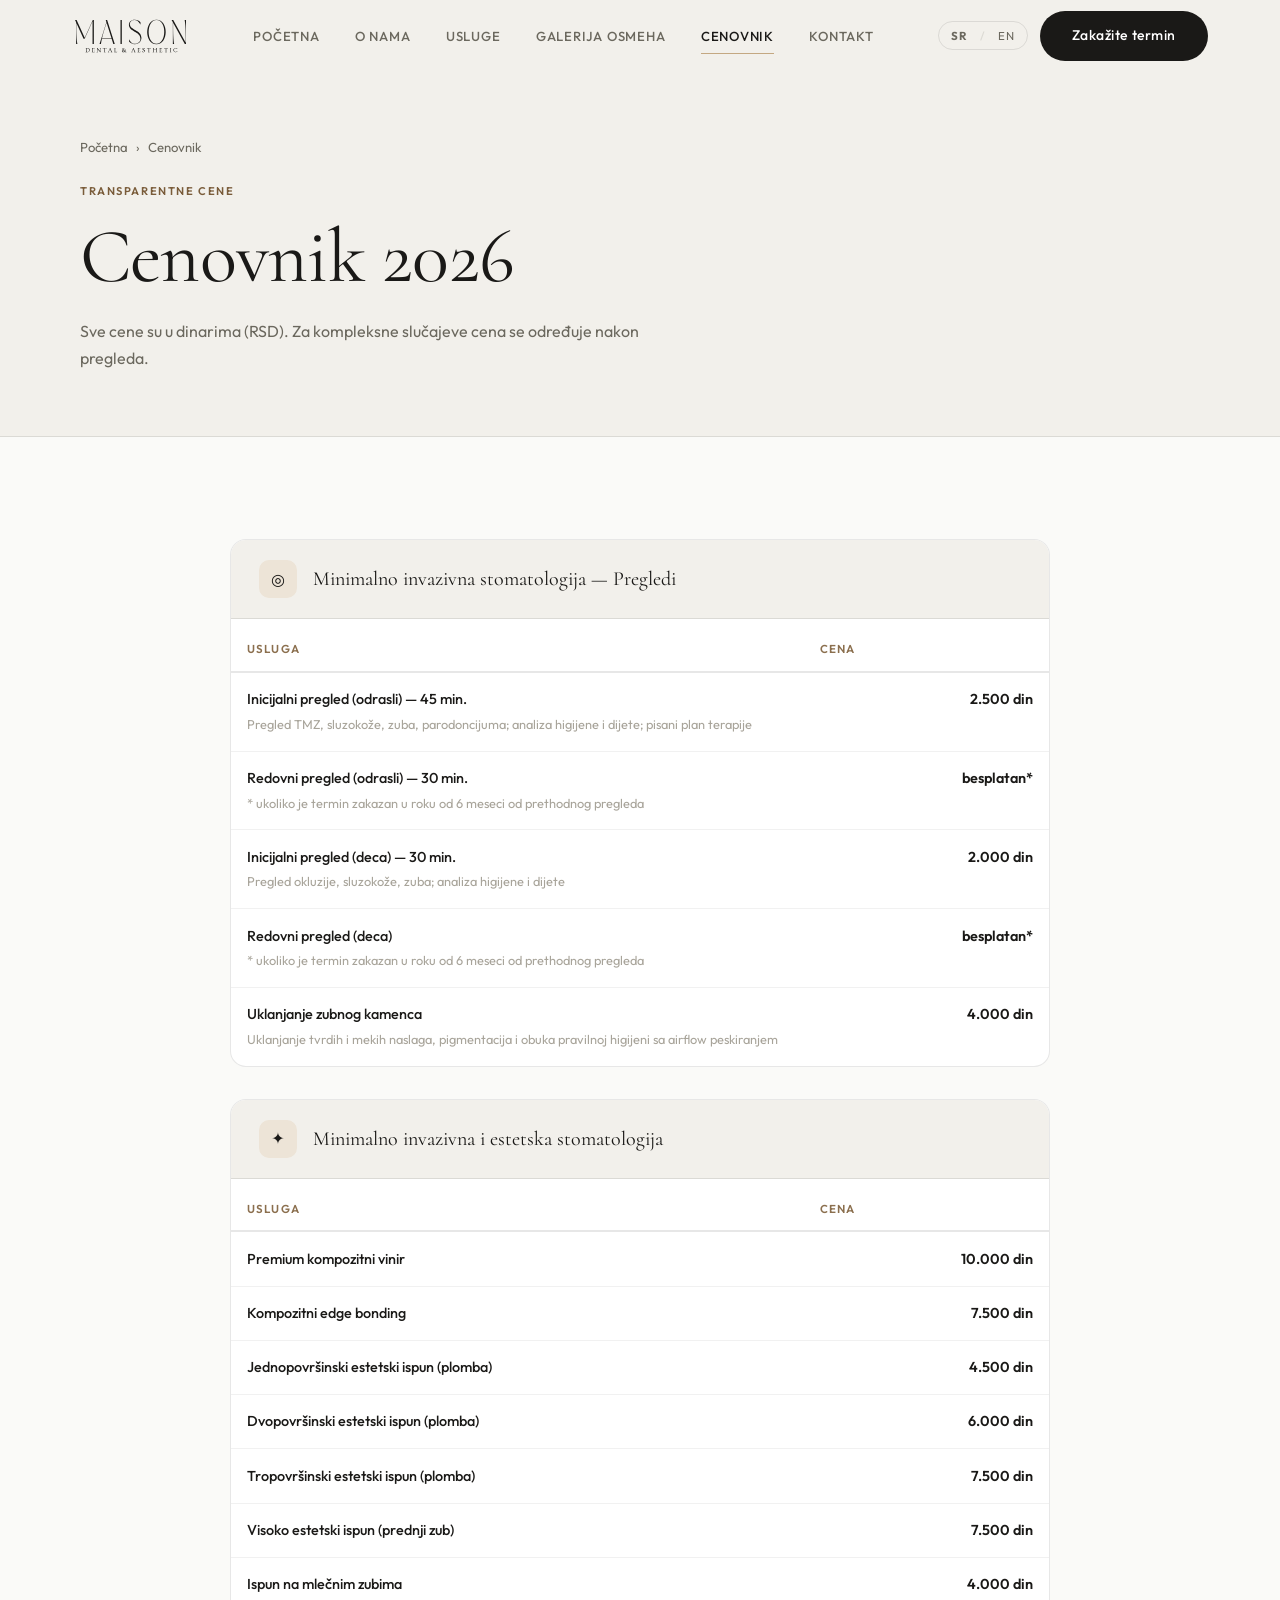
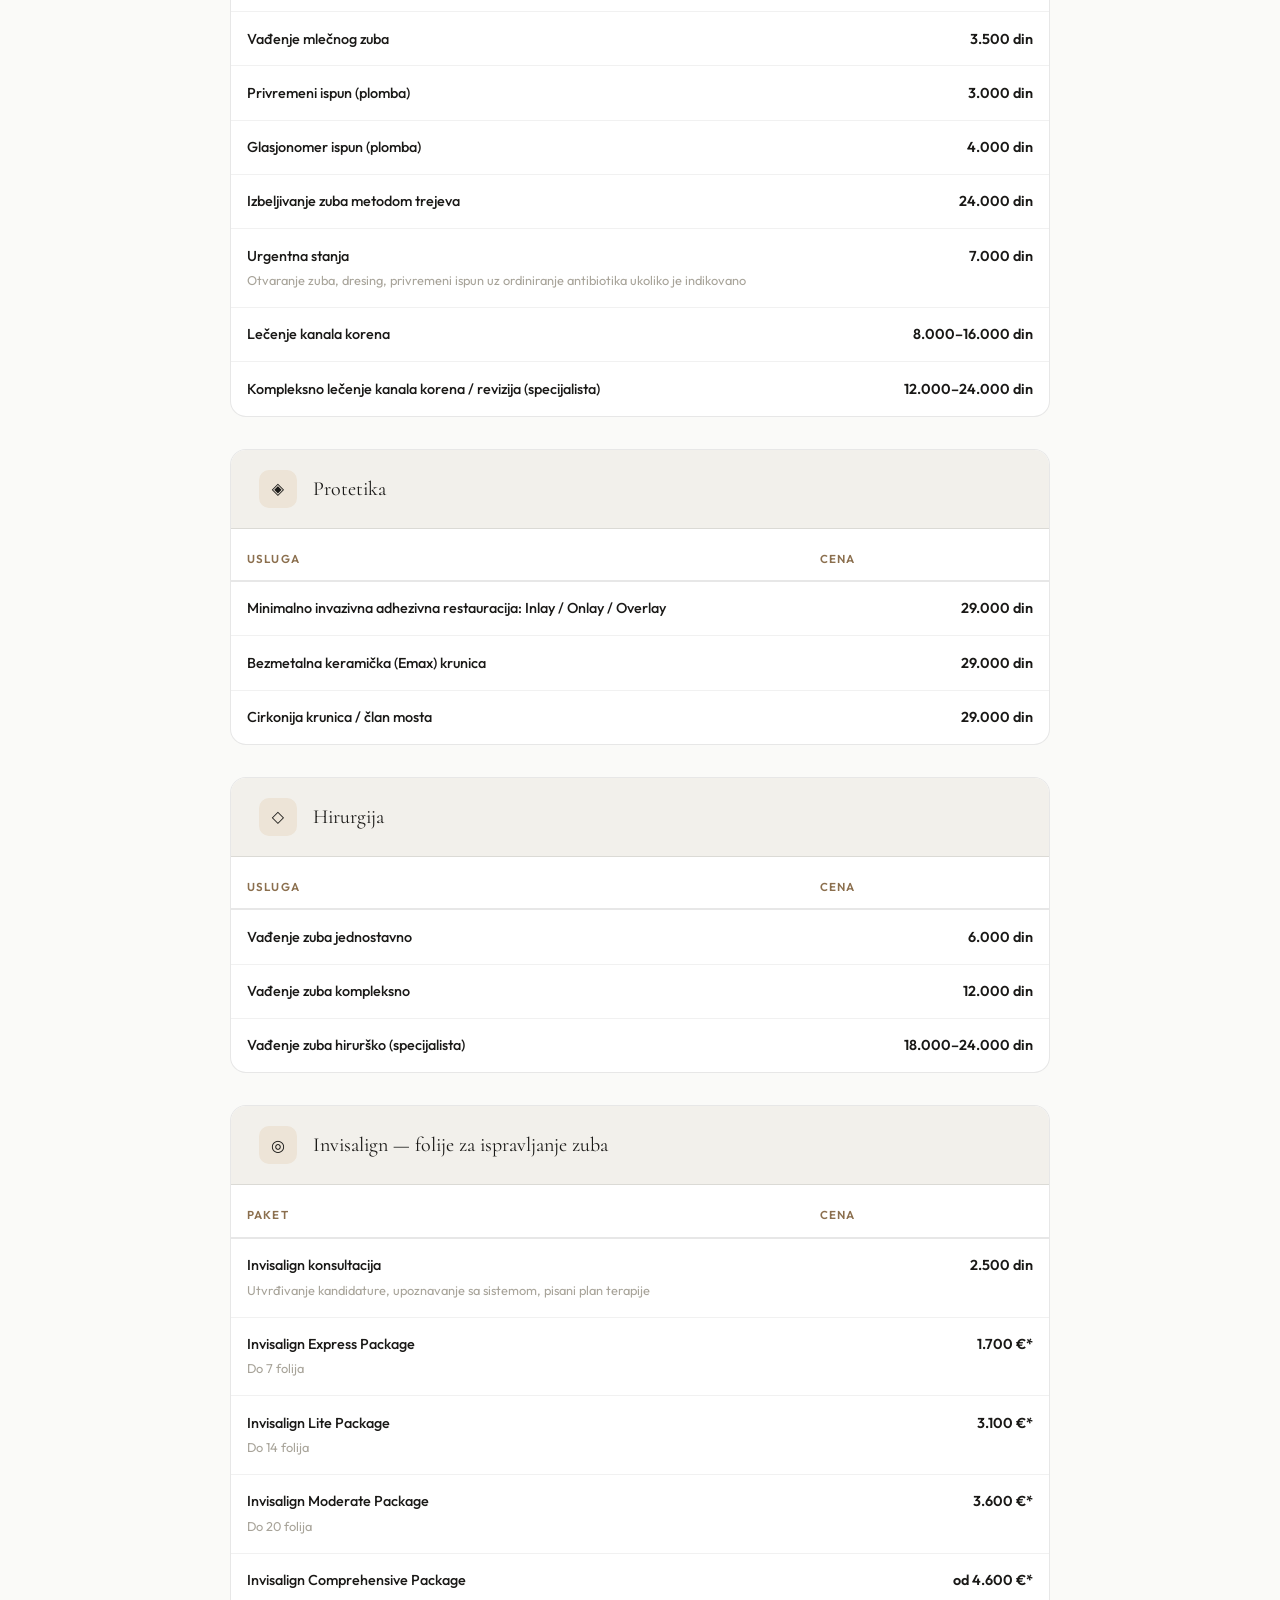
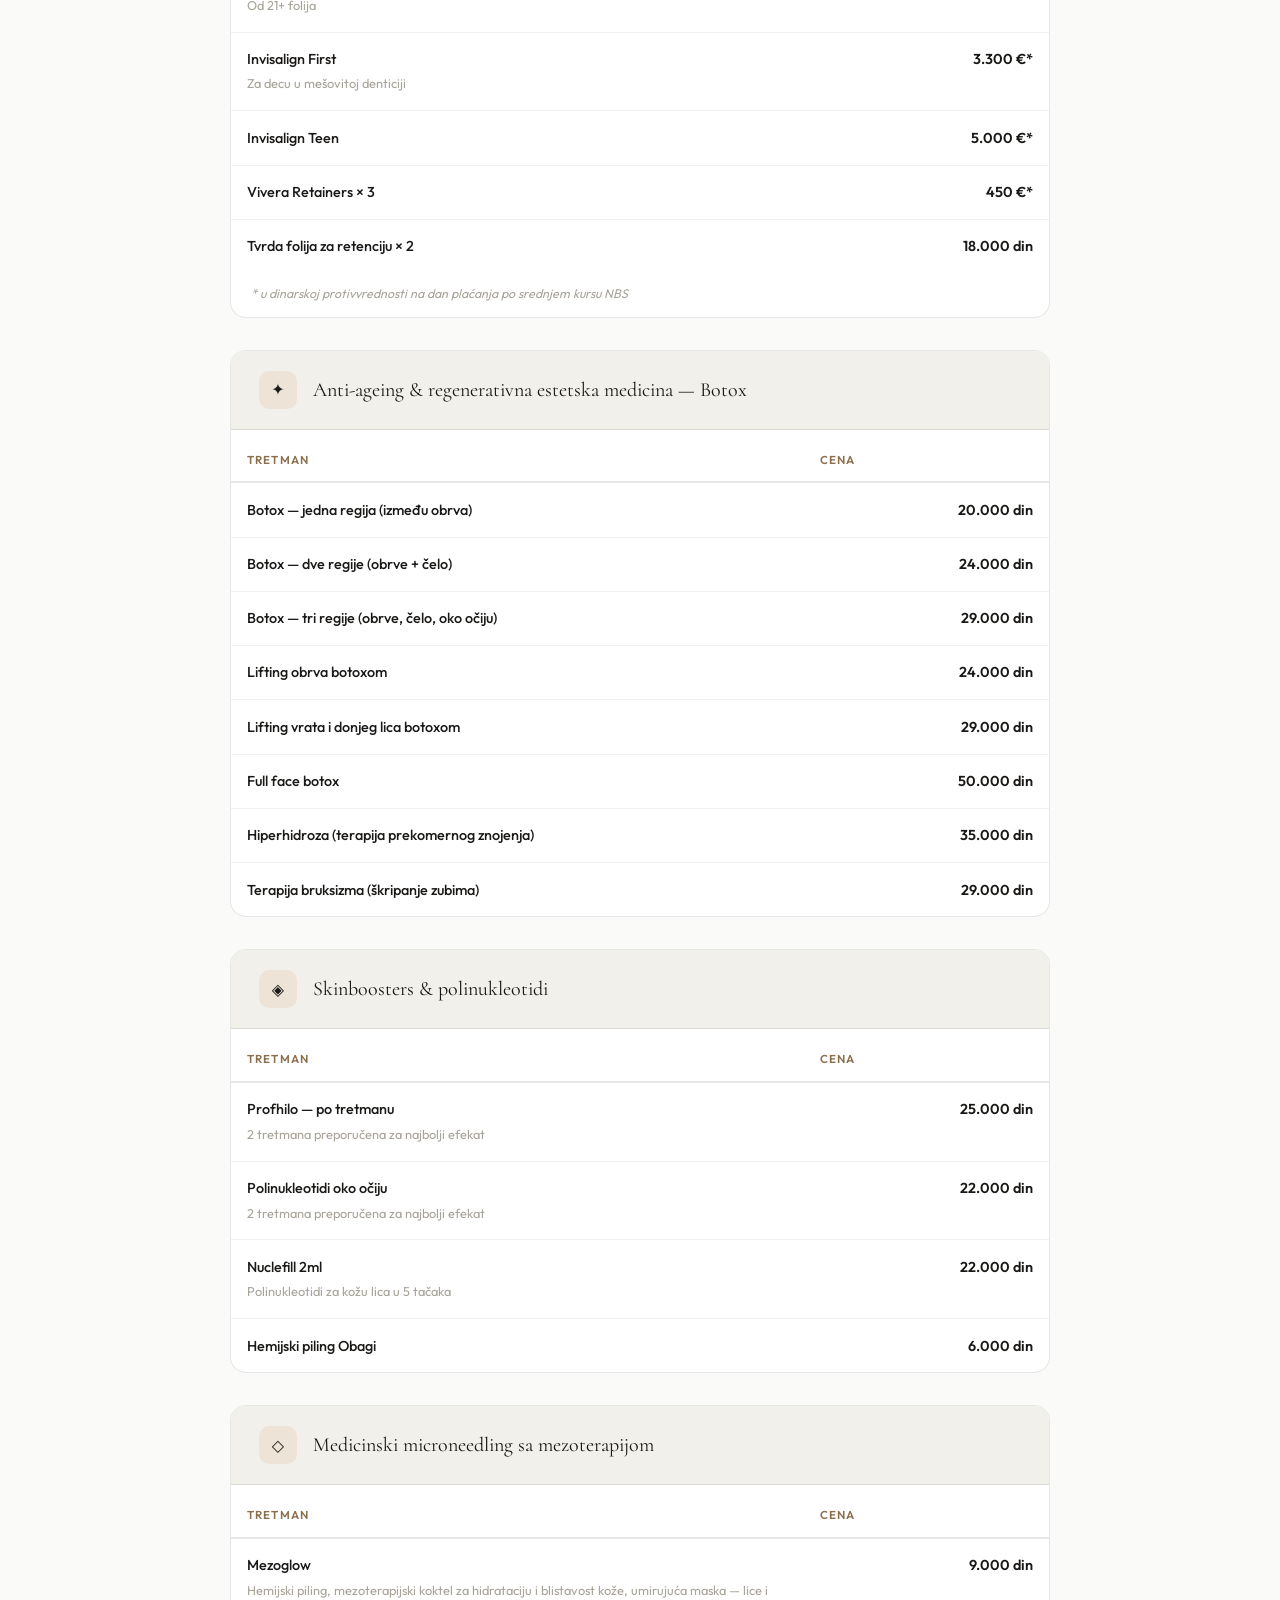
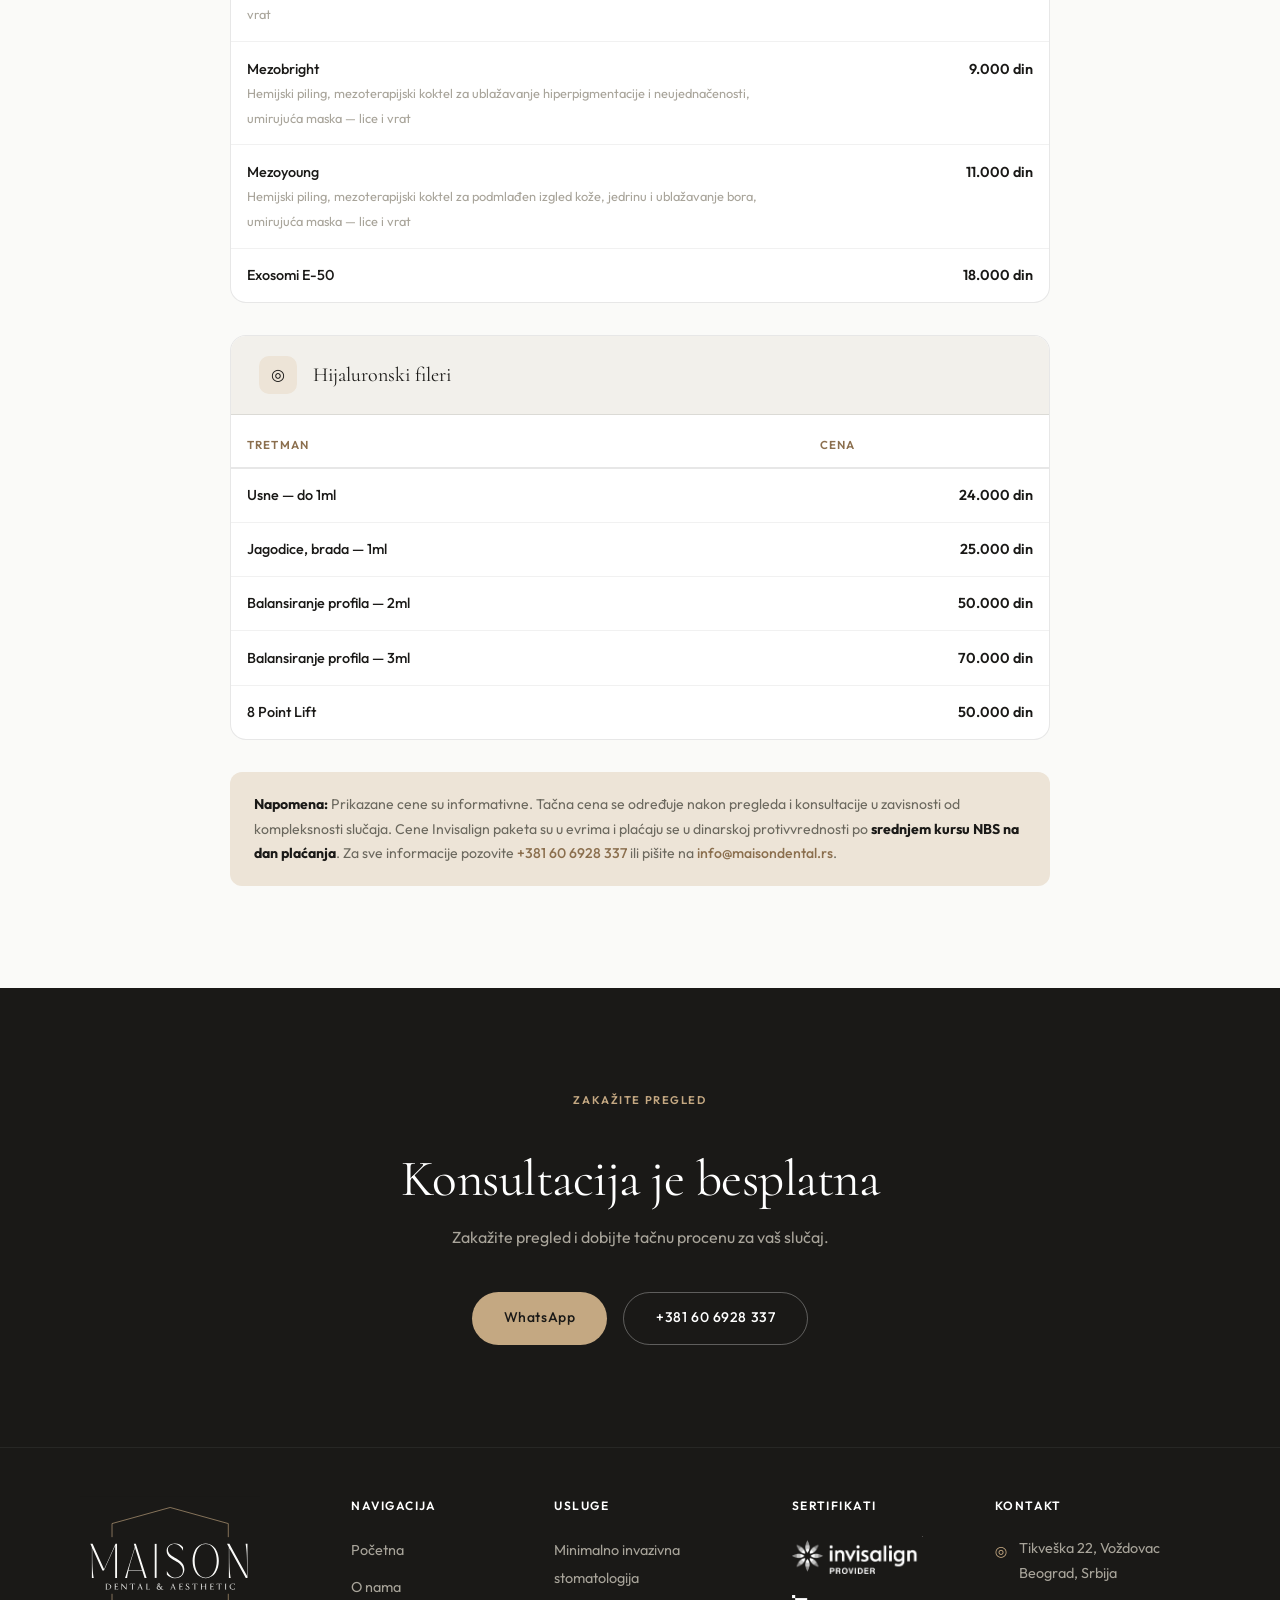
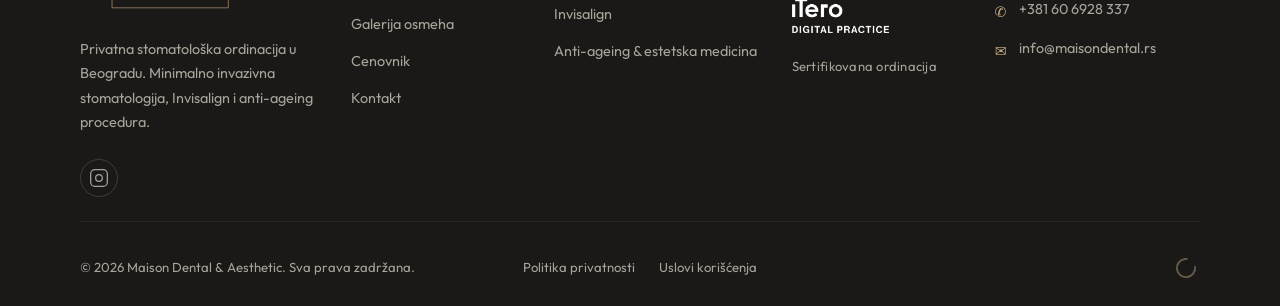
<file: cenovnik.html>
<!DOCTYPE html>
<html lang="sr">
<head>
  <meta charset="UTF-8">
  <meta name="viewport" content="width=device-width, initial-scale=1.0">
  <title>Cenovnik usluga 2026 | Maison Dental &amp; Aesthetic Beograd</title>
  <meta name="description" content="Cenovnik usluga ordinacije Maison Dental &amp; Aesthetic 2026 — stomatologija, Invisalign, anti-ageing tretmani. Tikveška 22, Voždovac, Beograd.">
  <meta property="og:type" content="website">
  <meta property="og:title" content="Cenovnik 2026 | Maison Dental &amp; Aesthetic">
  <meta property="og:image" content="https://maisondental.rs/images/og-preview.jpg">
  <meta property="og:url" content="https://maisondental.rs/cenovnik.html">
  <meta property="og:locale" content="sr_RS">
  <link rel="canonical" href="https://maisondental.rs/cenovnik.html">
  <style>
    .lang-toggle-btn { display:flex; align-items:center; gap:4px; font-size:0.72rem; font-weight:500; letter-spacing:0.08em; cursor:pointer; padding:4px 8px; border-radius:20px; border:1.5px solid var(--c-border); background:none; color:var(--c-ink-2); transition:border-color .2s; }
    .lang-toggle-btn:hover { border-color:var(--c-ink); }
    .lang-toggle-btn span { cursor:pointer; padding:2px 4px; border-radius:4px; transition:color .2s; }
    .lang-toggle-btn span:hover { color:var(--c-ink); }
    .lang-sep { color:var(--c-border); }
  </style>
  <link rel="icon" href="favicon.svg" type="image/svg+xml">
  <link rel="apple-touch-icon" href="favicon-180.png">
  <link rel="stylesheet" href="css/style.css">
  <style>
    .price-table {
      width: 100%;
      border-collapse: collapse;
      margin-top: 0.5rem;
    }
    .price-table th {
      text-align: left;
      font-size: 0.72rem;
      font-weight: 600;
      letter-spacing: 0.1em;
      text-transform: uppercase;
      color: var(--c-accent-dark);
      padding: 0.75rem 1rem;
      border-bottom: 2px solid var(--c-border);
    }
    .price-table td {
      padding: 0.9rem 1rem;
      border-bottom: 1px solid var(--c-border-2);
      font-size: 0.9rem;
      color: var(--c-ink-2);
      vertical-align: top;
    }
    .price-table td:last-child {
      text-align: right;
      font-weight: 600;
      color: var(--c-ink);
      white-space: normal;
      width: 30%;
    }
    @media (max-width: 480px) {
      .price-table thead { display: none; }
      .price-table tr { display: block; padding: 0.75rem 0; border-bottom: 1px solid var(--c-border-2); }
      .price-table tr:last-child { border-bottom: none; }
      .price-table td { display: block; padding: 0.15rem 1rem; border-bottom: none; font-size: 0.88rem; }
      .price-table td:last-child { text-align: left; font-size: 1rem; color: var(--c-accent-dark); width: 100%; padding-top: 0.3rem; }
      .price-section__title { font-size: 1.05rem; }
    }
    .price-table tr:last-child td { border-bottom: none; }
    .price-table tr:hover td { background: var(--c-bg-alt); }
    .price-name {
      font-weight: 500;
      color: var(--c-ink);
      display: block;
    }
    .price-desc {
      font-size: 0.8rem;
      color: var(--c-ink-3);
      margin-top: 0.2rem;
      line-height: 1.5;
    }
    .price-section {
      background: var(--c-white);
      border-radius: var(--radius-card);
      border: 1px solid var(--c-border);
      overflow: hidden;
      margin-bottom: 2rem;
    }
    .price-section__head {
      padding: 1.25rem 1.75rem;
      background: var(--c-bg-alt);
      border-bottom: 1px solid var(--c-border);
      display: flex;
      align-items: center;
      gap: 1rem;
    }
    .price-section__icon {
      width: 38px; height: 38px;
      background: var(--c-accent-light);
      border-radius: 10px;
      display: flex; align-items: center; justify-content: center;
      font-size: 1rem; flex-shrink: 0;
    }
    .price-section__title {
      font-family: var(--font-display);
      font-size: 1.25rem;
      font-weight: 400;
      color: var(--c-ink);
    }
    .price-note-box {
      background: var(--c-accent-light);
      border-radius: 12px;
      padding: 1.25rem 1.5rem;
      margin-top: 2rem;
      font-size: 0.88rem;
      color: var(--c-ink-2);
      line-height: 1.75;
    }
    .price-note-box strong { color: var(--c-ink); }
    .eur-note {
      font-size: 0.78rem;
      color: var(--c-ink-3);
      font-style: italic;
      padding: 0.6rem 1.25rem 0.8rem;
    }
  </style>
  <script type="application/ld+json">
  {
    "@context": "https://schema.org",
    "@type": "BreadcrumbList",
    "itemListElement": [
      { "@type": "ListItem", "position": 1, "name": "Početna", "item": "https://maisondental.rs/" },
      { "@type": "ListItem", "position": 2, "name": "Cenovnik" }
    ]
  }
  </script>
</head>
<body>

  <!-- NAVIGATION -->
  <nav class="nav" aria-label="Glavna navigacija">
    <div class="nav__inner">
      <a class="brand" href="index.html" aria-label="Maison Dental &amp; Aesthetic — početna">
      <svg class="brand__mark" viewBox="0 0 540 240" preserveAspectRatio="xMinYMid slice" aria-hidden="true" focusable="false">
    <g fill="currentColor">
      <g class="ml-g" style="--a:translate(69.16px,46.03px) rotate(-34.50deg) scale(0.08586);--b:translate(57.44px,157.86px) rotate(0.00deg) scale(0.64300);--d:0ms"><path transform="translate(-80.13 -375.55)" d="M 138.29 373.96 L 147.7 373.96 L 147.7 201.89 L 140.17 201.89 L 82.02 330.01 L 23.86 201.89 L 12.57 201.89 L 20.29 218.56 L 20.29 373.96 L 29.7 373.96 C 26.31 351.98 22.17 329.22 22.17 242.39 L 22.17 222.8 L 73.73 336.1 L 81.45 336.1 L 138.29 210.89 Z M 138.29 373.96 "/></g>
      <g class="ml-g" style="--a:translate(89.98px,35.41px) rotate(-19.54deg) scale(0.08586);--b:translate(162.24px,157.86px) rotate(0.00deg) scale(0.64300);--d:70ms"><path transform="translate(-243.11 -375.55)" d="M 206.22 333.45 C 211.3 312.01 219.02 284.48 230.12 249.27 L 238.97 221.48 L 274.35 333.45 Z M 297.69 373.96 L 243.11 201.89 L 232.76 201.89 L 237.84 218.3 L 188.53 373.96 L 198.88 373.96 C 199.82 364.69 201.89 352.25 205.66 336.1 L 275.29 336.1 L 287.34 373.96 Z M 297.69 373.96 "/></g>
      <g class="ml-g" style="--a:translate(107.46px,31.12px) rotate(-8.03deg) scale(0.08586);--b:translate(226.86px,157.86px) rotate(0.00deg) scale(0.64300);--d:112ms"><path transform="translate(-343.61 -375.55)" d="M 348.31 201.89 L 338.9 201.89 L 338.9 373.96 L 348.31 373.96 Z M 348.31 201.89 "/></g>
      <g class="ml-g" style="--a:translate(124.63px,30.36px) rotate(2.95deg) scale(0.08586);--b:translate(291.53px,157.86px) rotate(0.00deg) scale(0.64300);--d:154ms"><path transform="translate(-444.19 -375.55)" d="M 405.71 230.48 C 405.71 215.65 418.32 202.68 441.28 202.68 C 461.6 202.68 476.47 223.59 482.49 236.3 L 482.3 218.56 C 473.83 208.24 460.09 200.03 441.28 200.03 C 414.18 200.03 399.31 217.5 399.31 236.57 C 399.31 288.19 481.93 283.16 481.93 336.89 C 481.93 355.69 469.32 372.9 441.46 372.9 C 421.14 372.9 406.27 351.98 400.25 339.54 L 400.25 357.02 C 408.91 367.34 422.64 375.55 441.46 375.55 C 473.08 375.55 489.08 353.04 489.08 329.75 C 489.08 272.3 405.71 275.48 405.71 230.48 "/></g>
      <g class="ml-g" style="--a:translate(148.53px,34.90px) rotate(18.54deg) scale(0.08586);--b:translate(389.97px,157.86px) rotate(0.00deg) scale(0.64300);--d:224ms"><path transform="translate(-597.28 -375.55)" d="M 597.29 372.9 C 522.57 372.9 522.57 202.68 597.29 202.68 C 672 202.68 672 372.9 597.29 372.9 M 597.29 200.03 C 508.64 200.03 508.64 375.54 597.29 375.54 C 685.93 375.54 685.93 200.03 597.29 200.03 "/></g>
      <g class="ml-g" style="--a:translate(170.84px,46.03px) rotate(34.50deg) scale(0.08586);--b:translate(492.76px,157.86px) rotate(0.00deg) scale(0.64300);--d:294ms"><path transform="translate(-757.15 -375.55)" d="M 799.59 201.89 C 802.98 223.86 807.12 246.62 807.12 333.45 L 807.12 364.43 L 717.35 201.89 L 705.3 201.89 L 714.71 218.83 L 714.71 373.96 L 724.12 373.96 C 720.74 351.98 716.6 329.22 716.6 242.39 L 716.6 222.27 L 800.54 373.96 L 809 373.96 L 809 201.89 Z M 799.59 201.89 "/></g>
      <g class="ml-g" style="--a:translate(20.73px,86.30px) rotate(108.75deg) scale(0.49838);--b:translate(72.23px,195.04px) rotate(0.00deg) scale(0.64300);--d:14ms"><path transform="translate(-103.13 -433.38)" d="M 102.59 431.54 L 101.12 431.54 C 99.21 431.54 95.15 431.17 95.15 428.5 L 95.15 404.6 C 96.57 404.37 98.04 404.23 99.41 404.23 C 108.27 404.23 114.29 410.89 114.29 419.08 C 114.29 425.24 109.64 431.54 102.59 431.54 M 101.02 402.76 L 88.15 402.76 C 87.86 402.76 87.76 403.36 88.54 403.59 L 89.57 403.86 C 90.89 404.23 91.23 404.69 91.23 405.42 L 91.23 430.39 C 91.23 431.12 90.89 431.58 89.57 431.95 L 88.54 432.22 C 87.76 432.45 87.86 433.05 88.15 433.05 L 102.39 433.05 C 111.3 433.05 118.5 426.2 118.5 417.88 C 118.5 409.56 110.66 402.76 101.02 402.76 "/></g>
      <g class="ml-g" style="--a:translate(15.64px,110.13px) rotate(95.40deg) scale(0.49838);--b:translate(98.15px,195.04px) rotate(0.00deg) scale(0.64300);--d:28ms"><path transform="translate(-143.44 -433.38)" d="M 134.8 431.95 L 133.77 432.22 C 132.99 432.45 133.09 433.05 133.38 433.05 L 151.68 433.05 C 152.81 433.05 153.15 432.55 153.3 431.3 L 153.84 427.21 C 153.89 426.8 153.2 426.48 153 427.12 C 151.54 431.35 149.82 431.67 144.98 431.67 L 143.66 431.67 C 141.06 431.67 140.38 430.34 140.38 428.36 L 140.38 418.02 L 144.88 418.02 C 148.01 418.02 149.19 418.62 149.23 420 C 149.23 420.27 149.33 420.36 149.53 420.36 C 149.73 420.36 150.07 420.09 150.16 419.58 L 150.41 418.39 C 150.75 416.64 150.9 416 150.56 415.81 C 150.02 415.54 150.31 416.5 147.43 416.5 L 140.38 416.5 L 140.38 407.45 C 140.38 405.47 141.06 404.14 143.66 404.14 L 144.98 404.14 C 149.14 404.14 150.95 404.32 151 408.09 C 151 408.73 151.78 408.41 151.88 408 L 152.56 404.5 C 152.81 403.22 152.81 402.76 151.68 402.76 L 133.38 402.76 C 133.09 402.76 132.99 403.36 133.77 403.59 L 134.8 403.86 C 136.12 404.23 136.46 404.69 136.46 405.42 L 136.46 430.39 C 136.46 431.12 136.12 431.58 134.8 431.95 "/></g>
      <g class="ml-g" style="--a:translate(16.24px,134.93px) rotate(81.81deg) scale(0.49838);--b:translate(123.63px,195.04px) rotate(0.00deg) scale(0.64300);--d:42ms"><path transform="translate(-183.06 -433.38)" d="M 172.83 409.75 L 193.88 432.87 C 194.17 433.19 194.61 433.38 195 433.38 C 195.44 433.38 195.79 433.14 195.79 432.73 L 195.79 405.42 C 195.79 404.69 196.12 404.23 197.45 403.86 L 198.48 403.59 C 199.31 403.36 199.16 402.76 198.87 402.76 L 189.23 402.76 C 188.79 402.76 188.64 403.36 189.76 403.59 L 191.18 403.86 C 193.09 404.23 193.53 405.2 193.53 406.34 L 193.53 425.97 C 193.53 426.25 193.39 426.29 193.24 426.11 L 172.24 403.04 C 171.95 402.71 171.51 402.53 171.07 402.53 C 170.63 402.53 170.29 402.76 170.29 403.17 L 170.29 430.39 C 170.29 431.12 169.94 431.58 168.62 431.95 L 167.59 432.22 C 166.81 432.46 166.91 433.05 167.2 433.05 L 176.65 433.05 C 177.04 433.05 177.23 432.46 176.16 432.22 L 174.79 431.95 C 172.93 431.58 172.54 430.62 172.54 429.46 L 172.54 409.88 C 172.54 409.61 172.68 409.56 172.83 409.75 "/></g>
      <g class="ml-g" style="--a:translate(23.30px,160.48px) rotate(67.28deg) scale(0.49838);--b:translate(151.04px,195.04px) rotate(0.00deg) scale(0.64300);--d:56ms"><path transform="translate(-225.69 -433.38)" d="M 228.09 404.14 L 231.76 404.14 C 235.92 404.14 237.73 404.32 237.78 408.18 C 237.78 408.82 238.56 408.5 238.66 408.09 L 239.35 404.5 C 239.59 403.22 239.59 402.76 238.46 402.76 L 214 402.76 C 212.87 402.76 212.57 403.26 212.38 404.5 L 211.84 408.32 C 211.79 408.73 212.48 409.05 212.67 408.41 C 214.14 404.41 217.27 404.14 219.48 404.14 L 223.49 404.14 C 223.79 404.14 223.83 404.27 223.83 404.46 L 223.83 429.93 C 223.83 430.84 223.39 431.77 221.78 432.04 L 220.65 432.22 C 219.62 432.41 219.77 433.05 220.16 433.05 L 231.42 433.05 C 231.81 433.05 231.96 432.41 230.93 432.22 L 229.8 432.04 C 228.19 431.77 227.75 430.84 227.75 429.93 L 227.75 404.46 C 227.75 404.27 227.8 404.14 228.09 404.14 "/></g>
      <g class="ml-g" style="--a:translate(36.46px,183.33px) rotate(52.84deg) scale(0.49838);--b:translate(175.96px,195.04px) rotate(0.00deg) scale(0.64300);--d:84ms"><path transform="translate(-264.46 -433.38)" d="M 259.27 419.91 L 263.23 409.65 C 263.38 409.24 263.62 409.19 263.82 409.65 L 267.79 419.91 Z M 270.72 431.95 L 269.79 432.22 C 268.91 432.46 269.06 433.05 269.4 433.05 L 280.02 433.05 C 280.32 433.05 280.41 432.46 279.58 432.22 L 279.09 432.09 C 277.04 431.49 276.16 430.48 275.47 428.82 L 266.12 405.38 C 265.24 403.22 265 402.71 264.46 402.71 C 263.92 402.71 263.72 403.31 262.84 405.47 L 253.45 428.82 C 252.76 430.48 251.88 431.49 249.82 432.09 L 249.34 432.22 C 248.5 432.46 248.6 433.05 248.89 433.05 L 257.7 433.05 C 258 433.05 258.2 432.46 257.31 432.22 L 256.34 431.95 C 255.11 431.58 254.91 431.03 255.26 430.2 L 258.59 421.61 L 268.47 421.61 L 271.8 430.2 C 272.14 431.03 271.95 431.58 270.72 431.95 "/></g>
      <g class="ml-g" style="--a:translate(53.56px,201.09px) rotate(39.33deg) scale(0.49838);--b:translate(201.41px,195.04px) rotate(0.00deg) scale(0.64300);--d:98ms"><path transform="translate(-304.03 -433.38)" d="M 295.39 431.95 L 294.37 432.22 C 293.58 432.45 293.68 433.05 293.98 433.05 L 312.28 433.05 C 313.41 433.05 313.75 432.55 313.89 431.3 L 314.43 427.21 C 314.48 426.8 313.8 426.48 313.6 427.12 C 312.13 431.35 310.42 431.67 305.57 431.67 L 304.25 431.67 C 301.66 431.67 300.97 430.34 300.97 428.36 L 300.97 405.42 C 300.97 404.69 301.41 404.23 303.03 403.86 L 304.3 403.59 C 305.33 403.36 305.18 402.76 304.79 402.76 L 293.98 402.76 C 293.68 402.76 293.58 403.36 294.37 403.59 L 295.39 403.86 C 296.71 404.23 297.06 404.69 297.06 405.42 L 297.06 430.39 C 297.06 431.12 296.71 431.58 295.39 431.95 "/></g>
      <g class="ml-g" style="--a:translate(88.85px,220.09px) rotate(17.29deg) scale(0.49838);--b:translate(241.27px,195.04px) rotate(0.00deg) scale(0.64300);--d:126ms"><path transform="translate(-366.02 -433.38)" d="M 357.26 416.36 C 360.25 419.3 364.51 422.52 368.42 428.04 C 366.46 429.7 363.97 430.57 361.08 430.57 C 356.43 430.57 352.76 428.27 352.76 423.3 C 352.76 420.59 353.89 418.34 357.26 416.36 M 360 404.04 C 362.06 404.04 363.87 405.42 363.87 408.04 C 363.87 410.66 362.06 412.5 359.61 413.7 C 357.66 411.72 356.38 409.97 356.38 407.86 C 356.38 405.65 357.8 404.04 360 404.04 M 348.89 424.55 C 348.89 430.16 354.18 433.28 360.15 433.28 C 363.87 433.28 367.1 432.09 369.64 429.56 C 371.95 432.18 374.59 433.23 377.09 433.23 C 379.68 433.23 381.73 432.13 382.81 430.8 C 383.16 430.39 383.01 429.79 382.47 430.2 C 381.34 431.03 380.07 431.44 378.95 431.44 C 376.2 431.44 373.86 428.87 372.54 427.03 C 372.39 426.8 372.19 426.57 372.04 426.39 C 372.97 424.73 373.76 422.8 374.3 420.55 C 374.69 418.98 374.98 417.47 377.43 416.96 L 378.11 416.82 C 378.99 416.64 378.8 416 378.26 416 L 369.21 416 C 368.62 416 368.52 416.64 369.3 416.78 L 370.38 416.96 C 373.07 417.42 373.02 418.85 372.68 420.41 C 372.29 422.11 371.7 423.68 370.97 424.96 C 367.34 420.46 363.53 417.38 360.74 414.8 C 364.07 413.24 366.61 410.66 366.61 407.68 C 366.61 404.55 363.77 402.48 360.15 402.48 C 356.19 402.48 353.1 405.01 353.25 409.15 C 353.35 411.49 354.43 413.38 356.14 415.21 C 351.93 417.38 348.89 420.27 348.89 424.55 "/></g>
      <g class="ml-g" style="--a:translate(131.42px,224.21px) rotate(-6.25deg) scale(0.49838);--b:translate(283.41px,195.04px) rotate(0.00deg) scale(0.64300);--d:140ms"><path transform="translate(-431.56 -433.38)" d="M 426.38 419.91 L 430.34 409.65 C 430.49 409.24 430.73 409.19 430.93 409.65 L 434.89 419.91 Z M 437.83 431.95 L 436.9 432.22 C 436.02 432.46 436.16 433.05 436.51 433.05 L 447.13 433.05 C 447.42 433.05 447.52 432.46 446.69 432.22 L 446.2 432.09 C 444.14 431.49 443.26 430.48 442.58 428.82 L 433.23 405.38 C 432.35 403.22 432.1 402.71 431.57 402.71 C 431.03 402.71 430.83 403.31 429.95 405.47 L 420.55 428.82 C 419.87 430.48 418.99 431.49 416.93 432.09 L 416.44 432.22 C 415.61 432.46 415.71 433.05 416 433.05 L 424.81 433.05 C 425.11 433.05 425.3 432.46 424.42 432.22 L 423.44 431.95 C 422.21 431.58 422.02 431.03 422.36 430.2 L 425.69 421.61 L 435.58 421.61 L 438.91 430.2 C 439.25 431.03 439.05 431.58 437.83 431.95 "/></g>
      <g class="ml-g" style="--a:translate(155.44px,218.66px) rotate(-19.76deg) scale(0.49838);--b:translate(308.86px,195.04px) rotate(0.00deg) scale(0.64300);--d:168ms"><path transform="translate(-471.14 -433.38)" d="M 462.5 431.95 L 461.47 432.22 C 460.69 432.45 460.79 433.05 461.08 433.05 L 479.39 433.05 C 480.51 433.05 480.86 432.55 481 431.3 L 481.54 427.21 C 481.59 426.8 480.9 426.48 480.71 427.12 C 479.24 431.35 477.53 431.67 472.68 431.67 L 471.36 431.67 C 468.77 431.67 468.08 430.34 468.08 428.36 L 468.08 418.02 L 472.58 418.02 C 475.71 418.02 476.89 418.62 476.94 420 C 476.94 420.27 477.04 420.36 477.23 420.36 C 477.43 420.36 477.77 420.09 477.87 419.58 L 478.11 418.39 C 478.46 416.64 478.6 416 478.26 415.81 C 477.72 415.54 478.02 416.5 475.13 416.5 L 468.08 416.5 L 468.08 407.45 C 468.08 405.47 468.77 404.14 471.36 404.14 L 472.68 404.14 C 476.84 404.14 478.65 404.32 478.7 408.09 C 478.7 408.73 479.48 408.41 479.58 408 L 480.27 404.5 C 480.51 403.22 480.51 402.76 479.39 402.76 L 461.08 402.76 C 460.79 402.76 460.69 403.36 461.47 403.59 L 462.5 403.86 C 463.82 404.23 464.16 404.69 464.16 405.42 L 464.16 430.39 C 464.16 431.12 463.82 431.58 462.5 431.95 "/></g>
      <g class="ml-g" style="--a:translate(174.94px,209.28px) rotate(-31.61deg) scale(0.49838);--b:translate(330.67px,195.04px) rotate(0.00deg) scale(0.64300);--d:182ms"><path transform="translate(-505.06 -433.38)" d="M 497.25 424.59 C 497.06 424.59 496.81 424.68 496.76 424.91 L 495.3 430.34 C 495.2 430.52 495.25 430.8 495.49 430.94 C 498.28 432.5 501.61 433.38 504.69 433.38 C 511.25 433.38 514.92 429.51 514.92 425.01 C 514.92 415.95 500.09 415.72 500.09 408.37 C 500.09 405.75 501.95 404 504.84 404 C 507.34 404 510.66 405.29 511.84 410.07 C 511.94 410.53 512.52 410.25 512.57 409.93 L 513.06 404 C 513.11 403.81 513.01 403.72 512.72 403.72 C 512.43 403.72 511.94 403.81 511.15 403.81 C 510.47 403.81 508.56 402.48 505.23 402.48 C 499.89 402.48 496.52 405.98 496.52 409.88 C 496.52 418.07 511.35 419.08 511.35 426.71 C 511.35 429.79 508.95 431.86 505.04 431.86 C 501.71 431.86 497.35 430.34 497.84 425.05 C 497.89 424.78 497.55 424.59 497.25 424.59 "/></g>
      <g class="ml-g" style="--a:translate(193.34px,194.90px) rotate(-44.40deg) scale(0.49838);--b:translate(354.60px,195.04px) rotate(0.00deg) scale(0.64300);--d:196ms"><path transform="translate(-542.28 -433.38)" d="M 544.68 404.14 L 548.35 404.14 C 552.51 404.14 554.32 404.32 554.37 408.18 C 554.37 408.82 555.16 408.5 555.25 408.09 L 555.94 404.5 C 556.18 403.22 556.18 402.76 555.06 402.76 L 530.59 402.76 C 529.46 402.76 529.17 403.26 528.97 404.5 L 528.43 408.32 C 528.38 408.73 529.07 409.05 529.27 408.41 C 530.73 404.41 533.87 404.14 536.07 404.14 L 540.08 404.14 C 540.38 404.14 540.43 404.27 540.43 404.46 L 540.43 429.93 C 540.43 430.84 539.98 431.77 538.37 432.04 L 537.24 432.22 C 536.21 432.41 536.36 433.05 536.75 433.05 L 548.01 433.05 C 548.4 433.05 548.55 432.41 547.52 432.22 L 546.39 432.04 C 544.78 431.77 544.34 430.84 544.34 429.93 L 544.34 404.46 C 544.34 404.27 544.39 404.14 544.68 404.14 "/></g>
      <g class="ml-g" style="--a:translate(209.85px,174.01px) rotate(-58.99deg) scale(0.49838);--b:translate(382.93px,195.04px) rotate(0.00deg) scale(0.64300);--d:210ms"><path transform="translate(-586.34 -433.38)" d="M 600.97 403.86 L 602 403.59 C 602.83 403.36 602.68 402.76 602.39 402.76 L 592.31 402.76 C 592.01 402.76 591.91 403.36 592.7 403.59 L 593.73 403.86 C 595.05 404.23 595.39 404.69 595.39 405.42 L 595.39 416 L 577.23 416 L 577.23 405.42 C 577.23 404.69 577.57 404.23 578.9 403.86 L 579.93 403.59 C 580.76 403.36 580.61 402.76 580.32 402.76 L 570.23 402.76 C 569.94 402.76 569.84 403.36 570.62 403.59 L 571.65 403.86 C 572.98 404.23 573.32 404.69 573.32 405.42 L 573.32 430.39 C 573.32 431.12 572.98 431.58 571.65 431.95 L 570.62 432.23 C 569.84 432.45 569.94 433.05 570.23 433.05 L 580.32 433.05 C 580.61 433.05 580.76 432.45 579.93 432.23 L 578.9 431.95 C 577.57 431.58 577.23 431.12 577.23 430.39 L 577.23 417.79 L 595.39 417.79 L 595.39 430.39 C 595.39 431.12 595.05 431.58 593.73 431.95 L 592.7 432.23 C 591.91 432.45 592.01 433.05 592.31 433.05 L 602.39 433.05 C 602.68 433.05 602.83 432.45 602 432.23 L 600.97 431.95 C 599.65 431.58 599.3 431.12 599.3 430.39 L 599.3 405.42 C 599.3 404.69 599.65 404.23 600.97 403.86 "/></g>
      <g class="ml-g" style="--a:translate(220.06px,151.27px) rotate(-72.65deg) scale(0.49838);--b:translate(409.79px,195.04px) rotate(0.00deg) scale(0.64300);--d:238ms"><path transform="translate(-628.11 -433.38)" d="M 619.47 431.95 L 618.45 432.22 C 617.66 432.45 617.76 433.05 618.05 433.05 L 636.36 433.05 C 637.48 433.05 637.83 432.55 637.98 431.3 L 638.52 427.21 C 638.56 426.8 637.88 426.48 637.68 427.12 C 636.21 431.35 634.5 431.67 629.66 431.67 L 628.33 431.67 C 625.74 431.67 625.05 430.34 625.05 428.36 L 625.05 418.02 L 629.55 418.02 C 632.69 418.02 633.86 418.62 633.91 420 C 633.91 420.27 634.01 420.36 634.21 420.36 C 634.4 420.36 634.75 420.09 634.84 419.58 L 635.09 418.39 C 635.43 416.64 635.58 416 635.23 415.81 C 634.7 415.54 634.99 416.5 632.1 416.5 L 625.05 416.5 L 625.05 407.45 C 625.05 405.47 625.74 404.14 628.33 404.14 L 629.66 404.14 C 633.82 404.14 635.62 404.32 635.68 408.09 C 635.68 408.73 636.46 408.41 636.55 408 L 637.24 404.5 C 637.48 403.22 637.48 402.76 636.36 402.76 L 618.05 402.76 C 617.76 402.76 617.66 403.36 618.45 403.59 L 619.47 403.86 C 620.8 404.23 621.14 404.69 621.14 405.42 L 621.14 430.39 C 621.14 431.12 620.8 431.58 619.47 431.95 "/></g>
      <g class="ml-g" style="--a:translate(224.52px,128.05px) rotate(-85.59deg) scale(0.49838);--b:translate(433.85px,195.04px) rotate(0.00deg) scale(0.64300);--d:252ms"><path transform="translate(-665.53 -433.38)" d="M 667.93 404.14 L 671.6 404.14 C 675.76 404.14 677.57 404.32 677.62 408.18 C 677.62 408.82 678.41 408.5 678.5 408.09 L 679.19 404.5 C 679.43 403.22 679.43 402.76 678.31 402.76 L 653.84 402.76 C 652.71 402.76 652.42 403.26 652.22 404.5 L 651.68 408.32 C 651.63 408.73 652.32 409.05 652.52 408.41 C 653.98 404.41 657.11 404.14 659.32 404.14 L 663.33 404.14 C 663.62 404.14 663.67 404.27 663.67 404.46 L 663.67 429.93 C 663.67 430.84 663.23 431.77 661.62 432.04 L 660.49 432.22 C 659.46 432.41 659.61 433.05 660 433.05 L 671.26 433.05 C 671.65 433.05 671.8 432.41 670.77 432.22 L 669.64 432.04 C 668.03 431.77 667.59 430.84 667.59 429.93 L 667.59 404.46 C 667.59 404.27 667.64 404.14 667.93 404.14 "/></g>
      <g class="ml-g" style="--a:translate(224.01px,106.89px) rotate(-97.18deg) scale(0.49838);--b:translate(455.08px,195.04px) rotate(0.00deg) scale(0.64300);--d:266ms"><path transform="translate(-698.55 -433.38)" d="M 702.14 403.86 L 703.18 403.59 C 704 403.36 703.86 402.76 703.57 402.76 L 693.48 402.76 C 693.19 402.76 693.09 403.36 693.88 403.59 L 694.9 403.86 C 696.22 404.23 696.57 404.69 696.57 405.42 L 696.57 430.39 C 696.57 431.12 696.22 431.58 694.9 431.95 L 693.88 432.23 C 693.09 432.45 693.19 433.05 693.48 433.05 L 703.57 433.05 C 703.86 433.05 704 432.45 703.18 432.23 L 702.14 431.95 C 700.82 431.58 700.48 431.12 700.48 430.39 L 700.48 405.42 C 700.48 404.69 700.82 404.23 702.14 403.86 "/></g>
      <g class="ml-g" style="--a:translate(219.27px,86.30px) rotate(-108.75deg) scale(0.49838);--b:translate(476.77px,195.04px) rotate(0.00deg) scale(0.64300);--d:280ms"><path transform="translate(-732.28 -433.38)" d="M 745.71 403.72 C 745.41 403.72 744.93 403.82 744.09 403.82 C 743.16 403.82 740.67 402.48 735.68 402.48 C 725.45 402.48 718.45 409.38 718.45 417.84 C 718.45 426.34 725.49 433.23 735.14 433.23 C 739.25 433.23 742.57 431.77 743.6 431.77 C 744.29 431.77 744.63 431.86 744.88 431.86 C 745.17 431.86 745.27 431.67 745.32 431.35 L 746.05 425.33 C 746.1 425.01 745.51 424.73 745.36 425.19 C 743.6 429.88 740.23 431.72 736.31 431.72 C 727.6 431.72 722.61 425.24 722.61 417.52 C 722.61 409.52 728.33 404 735.87 404 C 739.79 404 743.9 405.52 744.83 410.07 C 744.93 410.53 745.51 410.25 745.56 409.93 L 746.05 404 C 746.1 403.82 746 403.72 745.71 403.72 "/></g>
    </g>
  </svg>
    </a>
      <ul class="nav__links" role="list">
        <li><a href="index.html" data-i18n="nav.home">Početna</a></li>
        <li><a href="o-nama.html" data-i18n="nav.about">O nama</a></li>
        <li class="nav__dropdown">
          <a href="#" aria-haspopup="true" data-i18n="nav.services">Usluge</a>
          <ul class="nav__dropdown-menu" role="list">
            <li><a href="usluge/stomatologija.html" data-i18n="nav.services.stom">Minimalno invazivna stomatologija</a></li>
            <li><a href="usluge/invisalign.html" data-i18n="nav.services.inv">Invisalign</a></li>
            <li><a href="usluge/anti-ageing.html" data-i18n="nav.services.anti">Anti-ageing &amp; estetska medicina</a></li>
          </ul>
        </li>
        <li><a href="galerija.html" data-i18n="nav.gallery">Galerija osmeha</a></li>
        <li><a href="cenovnik.html" data-i18n="nav.prices">Cenovnik</a></li>
        <li><a href="kontakt.html" data-i18n="nav.contact">Kontakt</a></li>
      </ul>
            <div style="display:flex;align-items:center;gap:0.75rem">
        <button class="lang-toggle-btn" aria-label="Promeni jezik">
          <span data-lang-sr>SR</span><span class="lang-sep">/</span><span data-lang-en>EN</span>
        </button>
        <a href="https://booking.dentify.io/maison-dental/" class="btn btn--dark nav__cta" target="_blank" rel="noopener" data-i18n="btn.book">Zakažite termin</a>
      </div>
      <button class="nav__burger" aria-label="Otvori meni" aria-expanded="false" aria-controls="mobile-menu">
        <span></span><span></span><span></span>
      </button>
    </div>
  </nav>

  <nav class="nav__mobile" id="mobile-menu" aria-label="Mobilna navigacija">
    <a href="index.html" data-i18n="nav.home">Početna</a>
    <a href="o-nama.html" data-i18n="nav.about">O nama</a>
    <div class="mobile-sub">
      <a href="usluge/stomatologija.html" data-i18n="nav.services.stom">Minimalno invazivna stomatologija</a>
      <a href="usluge/invisalign.html" data-i18n="nav.services.inv">Invisalign</a>
      <a href="usluge/anti-ageing.html">Anti-ageing &amp; estetska medicina</a>
    </div>
    <a href="galerija.html" data-i18n="nav.gallery">Galerija osmeha</a>
    <a href="cenovnik.html" data-i18n="nav.prices">Cenovnik</a>
    <a href="kontakt.html" data-i18n="nav.contact">Kontakt</a>
    <a href="https://booking.dentify.io/maison-dental/" class="btn btn--dark" target="_blank" rel="noopener" data-i18n="btn.book">Zakažite termin</a>
  </nav>

  <main>
    <div class="page-hero">
      <div class="container">
        <nav class="breadcrumb" aria-label="Breadcrumb">
          <a href="index.html" data-i18n="bc.home">Početna</a>
          <span aria-hidden="true">›</span>
          <span data-i18n="bc.cenovnik">Cenovnik</span>
        </nav>
        <p class="eyebrow" data-i18n="cenovnik.eyebrow">Transparentne cene</p>
        <h1 data-i18n="cenovnik.h1">Cenovnik 2026</h1>
        <p data-i18n="cenovnik.p">Sve cene su u dinarima (RSD). Za kompleksne slučajeve cena se određuje nakon pregleda.</p>
      </div>
    </div>

    <section class="section">
      <div class="container" style="max-width:900px">

        <!-- PREGLEDI -->
        <div class="price-section reveal">
          <div class="price-section__head">
            <div class="price-section__icon" aria-hidden="true">◎</div>
            <div class="price-section__title" data-i18n="c.s01">Minimalno invazivna stomatologija — Pregledi</div>
          </div>
          <table class="price-table">
            <thead><tr><th data-i18n="c.th.service">Usluga</th><th data-i18n="c.th.price">Cena</th></tr></thead>
            <tbody>
              <tr>
                <td>
                  <span class="price-name" data-i18n="c.n01">Inicijalni pregled (odrasli) — 45 min.</span>
                  <span class="price-desc" data-i18n="c.d01">Pregled TMZ, sluzokože, zuba, parodoncijuma; analiza higijene i dijete; pisani plan terapije</span>
                </td>
                <td>2.500 din</td>
              </tr>
              <tr>
                <td>
                  <span class="price-name" data-i18n="c.n02">Redovni pregled (odrasli) — 30 min.</span>
                  <span class="price-desc" data-i18n="c.d02">* ukoliko je termin zakazan u roku od 6 meseci od prethodnog pregleda</span>
                </td>
                <td data-i18n="c.free">besplatan*</td>
              </tr>
              <tr>
                <td>
                  <span class="price-name" data-i18n="c.n03">Inicijalni pregled (deca) — 30 min.</span>
                  <span class="price-desc" data-i18n="c.d03">Pregled okluzije, sluzokože, zuba; analiza higijene i dijete</span>
                </td>
                <td>2.000 din</td>
              </tr>
              <tr>
                <td>
                  <span class="price-name" data-i18n="c.n04">Redovni pregled (deca)</span>
                  <span class="price-desc" data-i18n="c.d02">* ukoliko je termin zakazan u roku od 6 meseci od prethodnog pregleda</span>
                </td>
                <td data-i18n="c.free">besplatan*</td>
              </tr>
              <tr>
                <td>
                  <span class="price-name" data-i18n="c.n05">Uklanjanje zubnog kamenca</span>
                  <span class="price-desc" data-i18n="c.d05">Uklanjanje tvrdih i mekih naslaga, pigmentacija i obuka pravilnoj higijeni sa airflow peskiranjem</span>
                </td>
                <td>4.000 din</td>
              </tr>
            </tbody>
          </table>
        </div>

        <!-- ESTETSKA STOMATOLOGIJA -->
        <div class="price-section reveal">
          <div class="price-section__head">
            <div class="price-section__icon" aria-hidden="true">✦</div>
            <div class="price-section__title" data-i18n="c.s02">Minimalno invazivna i estetska stomatologija</div>
          </div>
          <table class="price-table">
            <thead><tr><th data-i18n="c.th.service">Usluga</th><th data-i18n="c.th.price">Cena</th></tr></thead>
            <tbody>
              <tr>
                <td><span class="price-name" data-i18n="c.n06">Premium kompozitni vinir</span></td>
                <td>10.000 din</td>
              </tr>
              <tr>
                <td><span class="price-name" data-i18n="c.n07">Kompozitni edge bonding</span></td>
                <td>7.500 din</td>
              </tr>
              <tr>
                <td><span class="price-name" data-i18n="c.n08">Jednopovršinski estetski ispun (plomba)</span></td>
                <td>4.500 din</td>
              </tr>
              <tr>
                <td><span class="price-name" data-i18n="c.n09">Dvopovršinski estetski ispun (plomba)</span></td>
                <td>6.000 din</td>
              </tr>
              <tr>
                <td><span class="price-name" data-i18n="c.n10">Tropovršinski estetski ispun (plomba)</span></td>
                <td>7.500 din</td>
              </tr>
              <tr>
                <td><span class="price-name" data-i18n="c.n11">Visoko estetski ispun (prednji zub)</span></td>
                <td>7.500 din</td>
              </tr>
              <tr>
                <td><span class="price-name" data-i18n="c.n12">Ispun na mlečnim zubima</span></td>
                <td>4.000 din</td>
              </tr>
              <tr>
                <td><span class="price-name" data-i18n="c.n13">Vađenje mlečnog zuba</span></td>
                <td>3.500 din</td>
              </tr>
              <tr>
                <td><span class="price-name" data-i18n="c.n14">Privremeni ispun (plomba)</span></td>
                <td>3.000 din</td>
              </tr>
              <tr>
                <td><span class="price-name" data-i18n="c.n15">Glasjonomer ispun (plomba)</span></td>
                <td>4.000 din</td>
              </tr>
              <tr>
                <td><span class="price-name" data-i18n="c.n16">Izbeljivanje zuba metodom trejeva</span></td>
                <td>24.000 din</td>
              </tr>
              <tr>
                <td>
                  <span class="price-name" data-i18n="c.n17">Urgentna stanja</span>
                  <span class="price-desc" data-i18n="c.d04">Otvaranje zuba, dresing, privremeni ispun uz ordiniranje antibiotika ukoliko je indikovano</span>
                </td>
                <td>7.000 din</td>
              </tr>
              <tr>
                <td><span class="price-name" data-i18n="c.n18">Lečenje kanala korena</span></td>
                <td>8.000–16.000 din</td>
              </tr>
              <tr>
                <td>
                  <span class="price-name" data-i18n="c.n19">Kompleksno lečenje kanala korena / revizija (specijalista)</span>
                </td>
                <td>12.000–24.000 din</td>
              </tr>
            </tbody>
          </table>
        </div>

        <!-- PROTETIKA -->
        <div class="price-section reveal">
          <div class="price-section__head">
            <div class="price-section__icon" aria-hidden="true">◈</div>
            <div class="price-section__title" data-i18n="c.s03">Protetika</div>
          </div>
          <table class="price-table">
            <thead><tr><th data-i18n="c.th.service">Usluga</th><th data-i18n="c.th.price">Cena</th></tr></thead>
            <tbody>
              <tr>
                <td><span class="price-name" data-i18n="c.n20">Minimalno invazivna adhezivna restauracija: Inlay / Onlay / Overlay</span></td>
                <td>29.000 din</td>
              </tr>
              <tr>
                <td><span class="price-name" data-i18n="c.n21">Bezmetalna keramička (Emax) krunica</span></td>
                <td>29.000 din</td>
              </tr>
              <tr>
                <td><span class="price-name" data-i18n="c.n22">Cirkonija krunica / član mosta</span></td>
                <td>29.000 din</td>
              </tr>
            </tbody>
          </table>
        </div>

        <!-- HIRURGIJA -->
        <div class="price-section reveal">
          <div class="price-section__head">
            <div class="price-section__icon" aria-hidden="true">◇</div>
            <div class="price-section__title" data-i18n="c.s04">Hirurgija</div>
          </div>
          <table class="price-table">
            <thead><tr><th data-i18n="c.th.service">Usluga</th><th data-i18n="c.th.price">Cena</th></tr></thead>
            <tbody>
              <tr>
                <td><span class="price-name" data-i18n="c.n23">Vađenje zuba jednostavno</span></td>
                <td>6.000 din</td>
              </tr>
              <tr>
                <td><span class="price-name" data-i18n="c.n24">Vađenje zuba kompleksno</span></td>
                <td>12.000 din</td>
              </tr>
              <tr>
                <td><span class="price-name" data-i18n="c.n25">Vađenje zuba hirurško (specijalista)</span></td>
                <td>18.000–24.000 din</td>
              </tr>
            </tbody>
          </table>
        </div>

        <!-- INVISALIGN -->
        <div class="price-section reveal" id="invisalign">
          <div class="price-section__head">
            <div class="price-section__icon" aria-hidden="true">◎</div>
            <div class="price-section__title" data-i18n="c.s05">Invisalign — folije za ispravljanje zuba</div>
          </div>
          <table class="price-table">
            <thead><tr><th data-i18n="c.th.package">Paket</th><th data-i18n="c.th.price">Cena</th></tr></thead>
            <tbody>
              <tr>
                <td>
                  <span class="price-name" data-i18n="c.n26">Invisalign konsultacija</span>
                  <span class="price-desc" data-i18n="c.d06">Utvrđivanje kandidature, upoznavanje sa sistemom, pisani plan terapije</span>
                </td>
                <td>2.500 din</td>
              </tr>
              <tr>
                <td>
                  <span class="price-name" data-i18n="c.n27">Invisalign Express Package</span>
                  <span class="price-desc" data-i18n="c.d07">Do 7 folija</span>
                </td>
                <td>1.700 €*</td>
              </tr>
              <tr>
                <td>
                  <span class="price-name" data-i18n="c.n28">Invisalign Lite Package</span>
                  <span class="price-desc" data-i18n="c.d08">Do 14 folija</span>
                </td>
                <td>3.100 €*</td>
              </tr>
              <tr>
                <td>
                  <span class="price-name" data-i18n="c.n29">Invisalign Moderate Package</span>
                  <span class="price-desc" data-i18n="c.d09">Do 20 folija</span>
                </td>
                <td>3.600 €*</td>
              </tr>
              <tr>
                <td>
                  <span class="price-name" data-i18n="c.n30">Invisalign Comprehensive Package</span>
                  <span class="price-desc" data-i18n="c.d10">Od 21+ folija</span>
                </td>
                <td>od 4.600 €*</td>
              </tr>
              <tr>
                <td>
                  <span class="price-name" data-i18n="c.n31">Invisalign First</span>
                  <span class="price-desc" data-i18n="c.d11">Za decu u mešovitoj denticiji</span>
                </td>
                <td>3.300 €*</td>
              </tr>
              <tr>
                <td>
                  <span class="price-name" data-i18n="c.n32">Invisalign Teen</span>
                </td>
                <td>5.000 €*</td>
              </tr>
              <tr>
                <td>
                  <span class="price-name" data-i18n="c.n33">Vivera Retainers × 3</span>
                </td>
                <td>450 €*</td>
              </tr>
              <tr>
                <td>
                  <span class="price-name" data-i18n="c.n34">Tvrda folija za retenciju × 2</span>
                </td>
                <td>18.000 din</td>
              </tr>
            </tbody>
          </table>
          <p class="eur-note" data-i18n="c.eur">* u dinarskoj protivvrednosti na dan plaćanja po srednjem kursu NBS</p>
        </div>

        <!-- ANTIAGEING — BOTOX -->
        <div class="price-section reveal">
          <div class="price-section__head">
            <div class="price-section__icon" aria-hidden="true">✦</div>
            <div class="price-section__title" data-i18n="c.s06">Anti-ageing &amp; regenerativna estetska medicina — Botox</div>
          </div>
          <table class="price-table">
            <thead><tr><th data-i18n="c.th.treatment">Tretman</th><th data-i18n="c.th.price">Cena</th></tr></thead>
            <tbody>
              <tr>
                <td><span class="price-name" data-i18n="c.n35">Botox — jedna regija (između obrva)</span></td>
                <td>20.000 din</td>
              </tr>
              <tr>
                <td><span class="price-name" data-i18n="c.n36">Botox — dve regije (obrve + čelo)</span></td>
                <td>24.000 din</td>
              </tr>
              <tr>
                <td><span class="price-name" data-i18n="c.n37">Botox — tri regije (obrve, čelo, oko očiju)</span></td>
                <td>29.000 din</td>
              </tr>
              <tr>
                <td><span class="price-name" data-i18n="c.n38">Lifting obrva botoxom</span></td>
                <td>24.000 din</td>
              </tr>
              <tr>
                <td><span class="price-name" data-i18n="c.n39">Lifting vrata i donjeg lica botoxom</span></td>
                <td>29.000 din</td>
              </tr>
              <tr>
                <td><span class="price-name" data-i18n="c.n40">Full face botox</span></td>
                <td>50.000 din</td>
              </tr>
              <tr>
                <td><span class="price-name" data-i18n="c.n41">Hiperhidroza (terapija prekomernog znojenja)</span></td>
                <td>35.000 din</td>
              </tr>
              <tr>
                <td><span class="price-name" data-i18n="c.n42">Terapija bruksizma (škripanje zubima)</span></td>
                <td>29.000 din</td>
              </tr>
            </tbody>
          </table>
        </div>

        <!-- SKINBOOSTERS -->
        <div class="price-section reveal">
          <div class="price-section__head">
            <div class="price-section__icon" aria-hidden="true">◈</div>
            <div class="price-section__title" data-i18n="c.s07">Skinboosters &amp; polinukleotidi</div>
          </div>
          <table class="price-table">
            <thead><tr><th data-i18n="c.th.treatment">Tretman</th><th data-i18n="c.th.price">Cena</th></tr></thead>
            <tbody>
              <tr>
                <td>
                  <span class="price-name" data-i18n="c.n43">Profhilo — po tretmanu</span>
                  <span class="price-desc" data-i18n="c.d12">2 tretmana preporučena za najbolji efekat</span>
                </td>
                <td>25.000 din</td>
              </tr>
              <tr>
                <td>
                  <span class="price-name" data-i18n="c.n44">Polinukleotidi oko očiju</span>
                  <span class="price-desc" data-i18n="c.d12">2 tretmana preporučena za najbolji efekat</span>
                </td>
                <td>22.000 din</td>
              </tr>
              <tr>
                <td>
                  <span class="price-name" data-i18n="c.n45">Nuclefill 2ml</span>
                  <span class="price-desc" data-i18n="c.d13">Polinukleotidi za kožu lica u 5 tačaka</span>
                </td>
                <td>22.000 din</td>
              </tr>
              <tr>
                <td><span class="price-name" data-i18n="c.n46">Hemijski piling Obagi</span></td>
                <td>6.000 din</td>
              </tr>
            </tbody>
          </table>
        </div>

        <!-- MICRONEEDLING -->
        <div class="price-section reveal">
          <div class="price-section__head">
            <div class="price-section__icon" aria-hidden="true">◇</div>
            <div class="price-section__title" data-i18n="c.s08">Medicinski microneedling sa mezoterapijom</div>
          </div>
          <table class="price-table">
            <thead><tr><th data-i18n="c.th.treatment">Tretman</th><th data-i18n="c.th.price">Cena</th></tr></thead>
            <tbody>
              <tr>
                <td>
                  <span class="price-name" data-i18n="c.n47">Mezoglow</span>
                  <span class="price-desc" data-i18n="c.d14">Hemijski piling, mezoterapijski koktel za hidrataciju i blistavost kože, umirujuća maska — lice i vrat</span>
                </td>
                <td>9.000 din</td>
              </tr>
              <tr>
                <td>
                  <span class="price-name" data-i18n="c.n48">Mezobright</span>
                  <span class="price-desc" data-i18n="c.d15">Hemijski piling, mezoterapijski koktel za ublažavanje hiperpigmentacije i neujednačenosti, umirujuća maska — lice i vrat</span>
                </td>
                <td>9.000 din</td>
              </tr>
              <tr>
                <td>
                  <span class="price-name" data-i18n="c.n49">Mezoyoung</span>
                  <span class="price-desc" data-i18n="c.d16">Hemijski piling, mezoterapijski koktel za podmlađen izgled kože, jedrinu i ublažavanje bora, umirujuća maska — lice i vrat</span>
                </td>
                <td>11.000 din</td>
              </tr>
              <tr>
                <td><span class="price-name" data-i18n="c.n50">Exosomi E-50</span></td>
                <td>18.000 din</td>
              </tr>
            </tbody>
          </table>
        </div>

        <!-- HIJALURONSKI FILERI -->
        <div class="price-section reveal">
          <div class="price-section__head">
            <div class="price-section__icon" aria-hidden="true">◎</div>
            <div class="price-section__title" data-i18n="c.s09">Hijaluronski fileri</div>
          </div>
          <table class="price-table">
            <thead><tr><th data-i18n="c.th.treatment">Tretman</th><th data-i18n="c.th.price">Cena</th></tr></thead>
            <tbody>
              <tr>
                <td><span class="price-name" data-i18n="c.n51">Usne — do 1ml</span></td>
                <td>24.000 din</td>
              </tr>
              <tr>
                <td><span class="price-name" data-i18n="c.n52">Jagodice, brada — 1ml</span></td>
                <td>25.000 din</td>
              </tr>
              <tr>
                <td><span class="price-name" data-i18n="c.n53">Balansiranje profila — 2ml</span></td>
                <td>50.000 din</td>
              </tr>
              <tr>
                <td><span class="price-name" data-i18n="c.n54">Balansiranje profila — 3ml</span></td>
                <td>70.000 din</td>
              </tr>
              <tr>
                <td><span class="price-name" data-i18n="c.n55">8 Point Lift</span></td>
                <td>50.000 din</td>
              </tr>
            </tbody>
          </table>
        </div>

        <div class="price-note-box reveal" data-i18n-html="c.note">
          <strong>Napomena:</strong> Prikazane cene su informativne. Tačna cena se određuje nakon pregleda i konsultacije u zavisnosti od kompleksnosti slučaja. Cene Invisalign paketa su u evrima i plaćaju se u dinarskoj protivvrednosti po <strong>srednjem kursu NBS na dan plaćanja</strong>. Za sve informacije pozovite <a href="tel:+381606928337" style="color:var(--c-accent-dark);font-weight:500">+381 60 6928 337</a> ili pišite na <a href="mailto:info@maisondental.rs" style="color:var(--c-accent-dark);font-weight:500">info@maisondental.rs</a>.
        </div>

      </div>
    </section>

    <section class="cta-banner">
      <div class="container">
        <p class="eyebrow" style="color:var(--c-accent)" data-i18n="cta.eyebrow">Zakažite pregled</p>
        <h2 class="reveal" data-i18n="cta.kontakt.h2">Konsultacija je besplatna</h2>
        <p class="reveal" data-i18n="cta.kontakt.p">Zakažite pregled i dobijte tačnu procenu za vaš slučaj.</p>
        <div class="cta-banner__actions reveal">
          <a href="https://wa.me/381606928337" class="btn btn--accent" target="_blank" rel="noopener" data-i18n="btn.whatsapp">WhatsApp</a>
          <a href="tel:+381606928337" class="btn btn--outline-light">+381 60 6928 337</a>
        </div>
      </div>
    </section>
  </main>

  <footer class="footer">
    <div class="container">
      <div class="footer__grid">
        <div>
          <div class="footer__logo">
            <img src="images/maisondental-logo-dark.svg" alt="Maison Dental &amp; Aesthetic" height="36" loading="lazy">
          </div>
          <p class="footer__desc" data-i18n="footer.desc">Privatna stomatološka ordinacija u Beogradu. Minimalno invazivna stomatologija, Invisalign i anti-ageing procedura.</p>
          <div class="footer__social">
            <a href="https://www.instagram.com/smile_by_dr_ana/" class="footer__social-link" target="_blank" rel="noopener" aria-label="Instagram"><svg xmlns="http://www.w3.org/2000/svg" width="20" height="20" viewBox="0 0 24 24" fill="none" stroke="currentColor" stroke-width="1.5" stroke-linecap="round" stroke-linejoin="round" aria-hidden="true"><rect x="2" y="2" width="20" height="20" rx="5" ry="5"/><circle cx="12" cy="12" r="4"/><circle cx="17.5" cy="6.5" r="0.5" fill="currentColor" stroke="none"/></svg></a>
          </div>
        </div>
        <div>
          <div class="footer__heading" data-i18n="footer.nav">Navigacija</div>
          <ul class="footer__links">
            <li><a href="index.html" data-i18n="nav.home">Početna</a></li>
            <li><a href="o-nama.html" data-i18n="nav.about">O nama</a></li>
            <li><a href="galerija.html" data-i18n="nav.gallery">Galerija osmeha</a></li>
            <li><a href="cenovnik.html" data-i18n="nav.prices">Cenovnik</a></li>
            <li><a href="kontakt.html" data-i18n="nav.contact">Kontakt</a></li>
          </ul>
        </div>
        <div>
          <div class="footer__heading" data-i18n="footer.services">Usluge</div>
          <ul class="footer__links">
            <li><a href="usluge/stomatologija.html" data-i18n="nav.services.stom">Minimalno invazivna stomatologija</a></li>
            <li><a href="usluge/invisalign.html" data-i18n="nav.services.inv">Invisalign</a></li>
            <li><a href="usluge/anti-ageing.html" data-i18n="nav.services.anti">Anti-ageing medicina</a></li>
          </ul>
        </div>
        <div>
          <div class="footer__heading" data-i18n="footer.sertifikati">Sertifikati</div>
          <a class="cert-badge" href="usluge/invisalign.html" aria-label="Sertifikovani Invisalign provajder">
            <img src="images/sertifikati/invisalign-provider-white.png" alt="Invisalign Provider" width="150" height="62" loading="lazy" decoding="async">
          </a>
          <a class="cert-badge" href="usluge/invisalign.html" aria-label="iTero Digital Practice" style="margin-top:0.75rem">
            <img src="images/sertifikati/itero-digital-practice-white.png" alt="iTero Digital Practice" width="150" height="62" loading="lazy" decoding="async">
          </a>
          <p class="cert-note" data-i18n="footer.cert.note">Sertifikovana ordinacija</p>
        </div>
        <div>
          <div class="footer__heading" data-i18n="footer.contact">Kontakt</div>
          <div class="footer__contact-item">
            <span class="footer__contact-icon" aria-hidden="true">◎</span>
            <span>Tikveška 22, Voždovac<br>Beograd, Srbija</span>
          </div>
          <div class="footer__contact-item">
            <span class="footer__contact-icon" aria-hidden="true">✆</span>
            <a href="tel:+381606928337">+381 60 6928 337</a>
          </div>
          <div class="footer__contact-item">
            <span class="footer__contact-icon" aria-hidden="true">✉</span>
            <a href="mailto:info@maisondental.rs">info@maisondental.rs</a>
          </div>
        </div>
      </div>
      <div class="footer__bottom">
        <span data-i18n="footer.rights">© 2026 Maison Dental &amp; Aesthetic. Sva prava zadržana.</span>
        <nav aria-label="Pravni dokumenti" class="footer__legal-links">
          <a href="politika-privatnosti.html" data-i18n="footer.legal.pp">Politika privatnosti</a>
          <a href="uslovi-koriscenja.html" data-i18n="footer.legal.uk">Uslovi korišćenja</a>
        </nav>
        <div class="footer-rondo" id="footer-rondo">
          <span class="footer-rondo-reveal">
            <a href="https://rondo.rs" class="footer-rondo-label" id="footer-rondo-label"
               target="_blank" rel="noopener noreferrer" tabindex="-1" aria-hidden="true">WebDesign <b>Rondo</b></a>
          </span>
          <button class="footer-rondo-btn" id="footer-rondo-btn" aria-label="WebDesign Rondo" title="WebDesign Rondo">
            <svg xmlns="http://www.w3.org/2000/svg" viewBox="0 0 100 100" width="24" height="24" aria-hidden="true">
              <circle cx="50" cy="50" r="38" fill="none" stroke="var(--rondo-ring)"
                      stroke-width="8" stroke-linecap="round"
                      stroke-dasharray="186 54" transform="rotate(-7 50 50)"/>
            </svg>
          </button>
        </div>
      </div>
    </div>
  </footer>

  <script src="js/i18n.js" defer></script>
  <script src="js/main.js" defer></script>
</body>
</html>
</file>
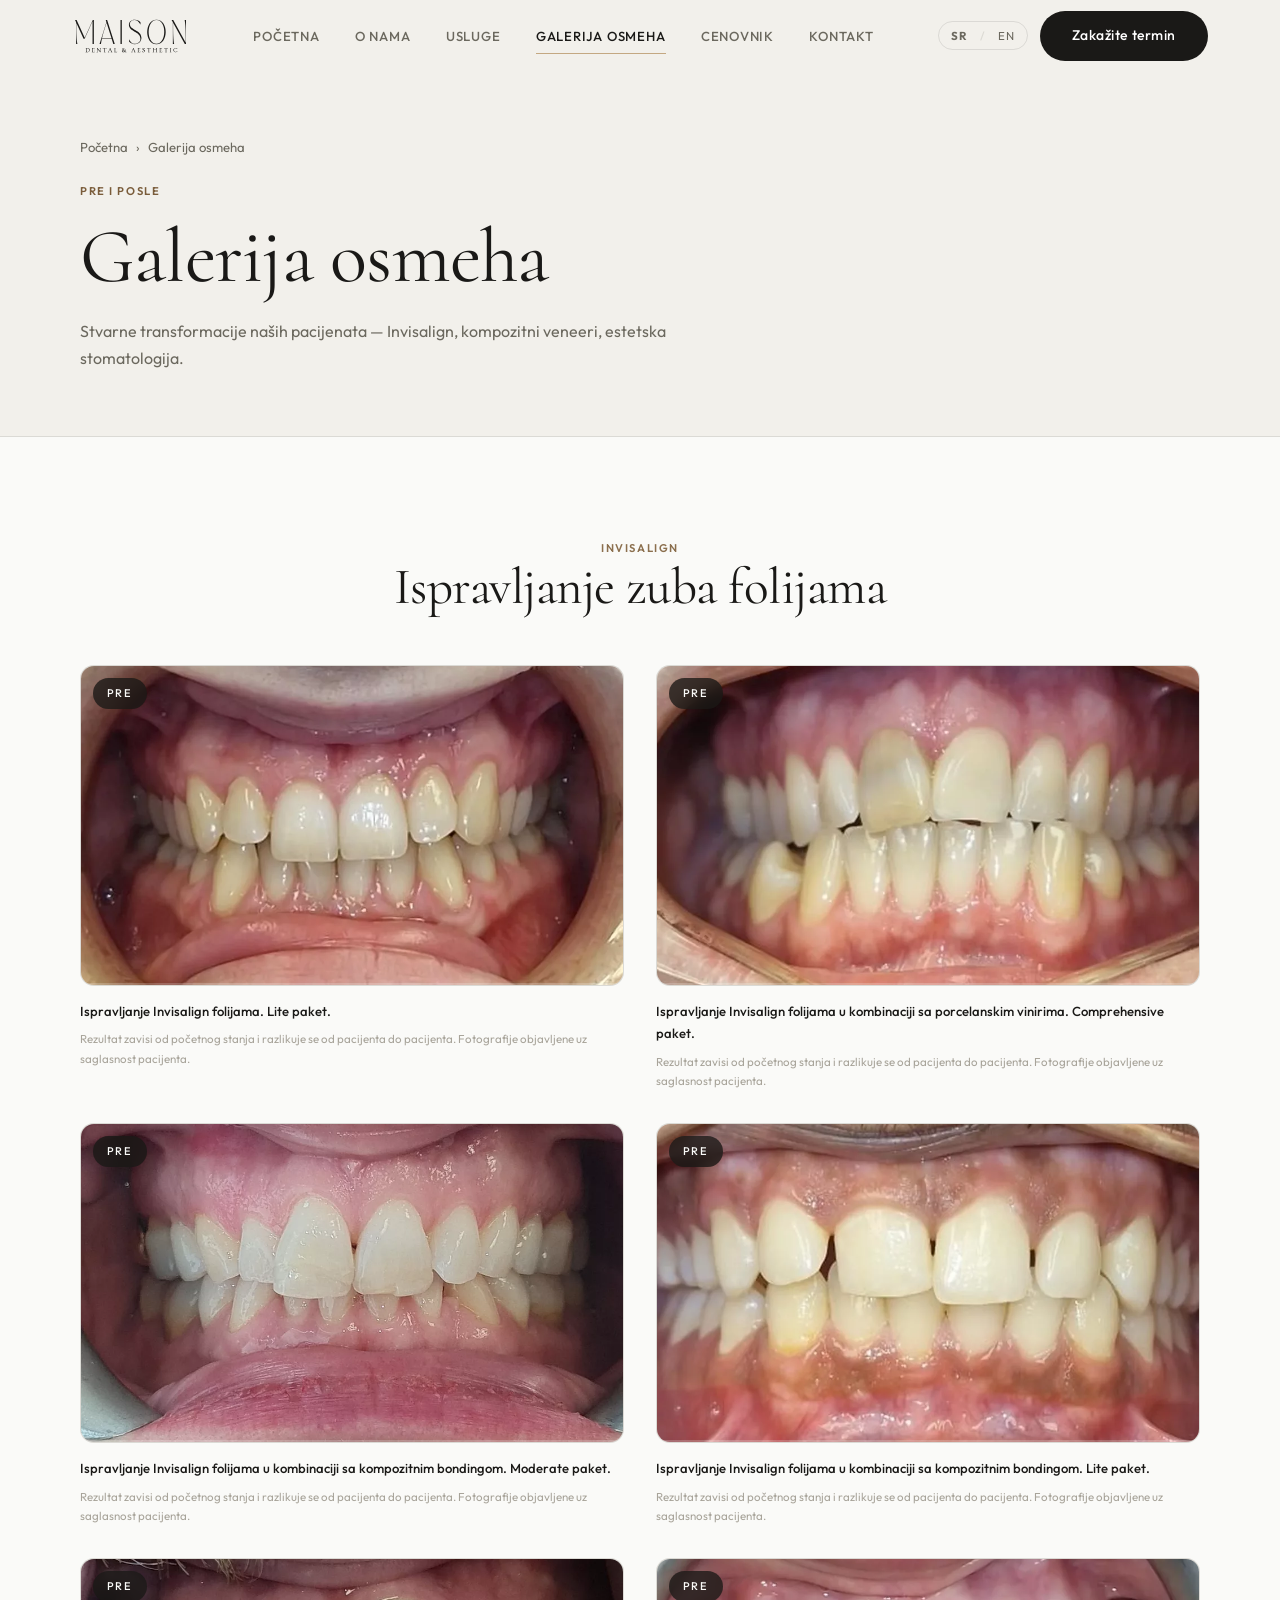
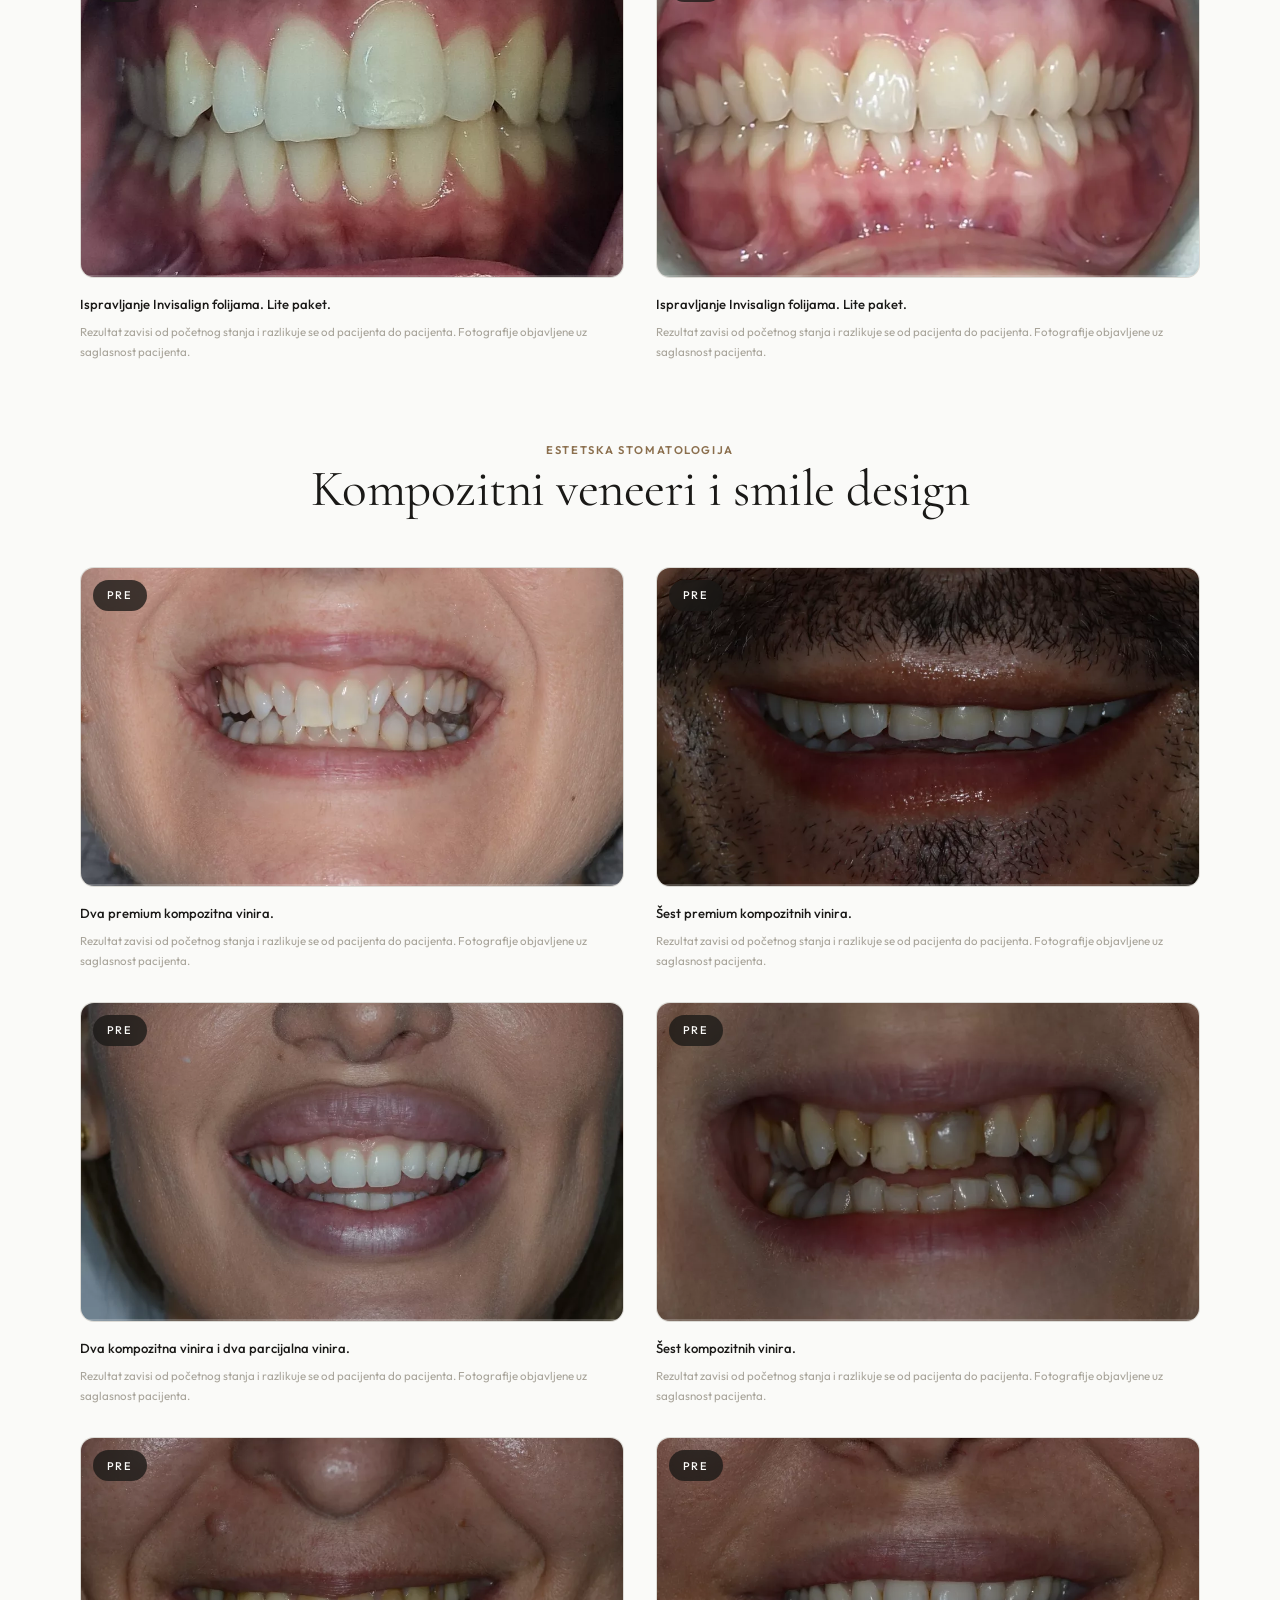
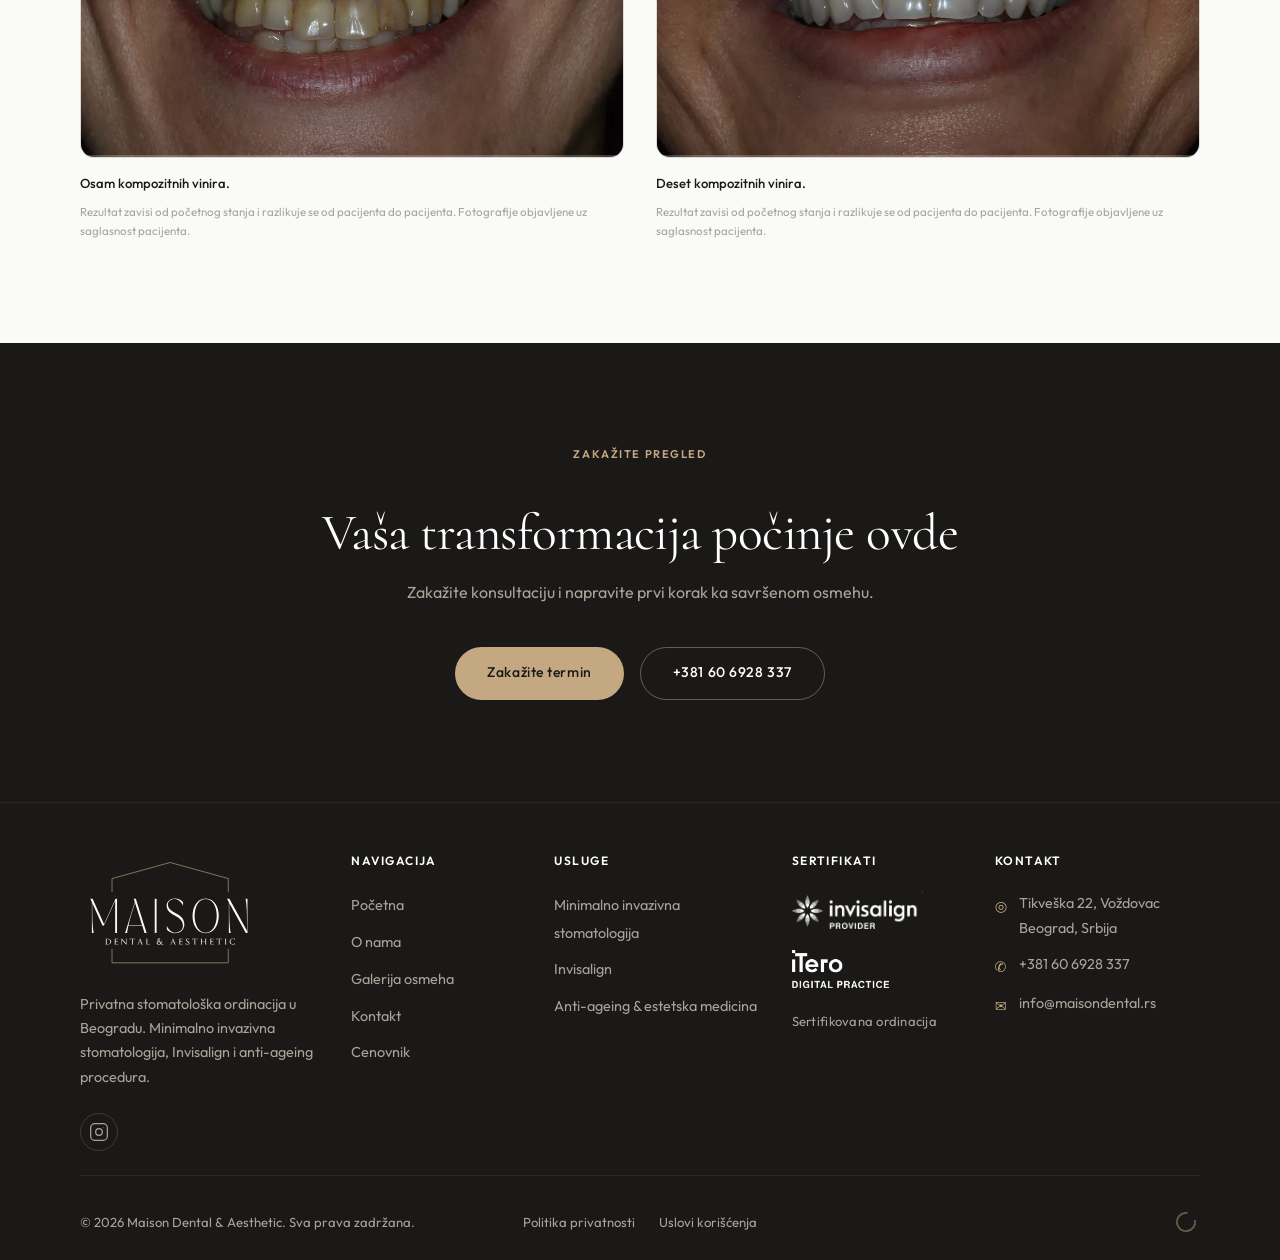
<file: galerija.html>
<!DOCTYPE html>
<html lang="sr">
<head>
  <meta charset="UTF-8">
  <meta name="viewport" content="width=device-width, initial-scale=1.0">
  <title>Galerija osmeha — Pre i posle | Maison Dental &amp; Aesthetic</title>
  <meta name="description" content="Galerija transformacija osmeha u ordinaciji Maison Dental &amp; Aesthetic. Pre i posle fotografije — Invisalign, kompozitni veneeri, estetska stomatologija.">
  <meta property="og:type" content="website">
  <meta property="og:title" content="Galerija osmeha | Maison Dental &amp; Aesthetic">
  <meta property="og:description" content="Galerija transformacija osmeha — pre i posle fotografije Invisalign, kompozitni veneeri i estetska stomatologija.">
  <meta property="og:image" content="https://maisondental.rs/images/og-preview.jpg">
  <meta property="og:url" content="https://maisondental.rs/galerija.html">
  <meta property="og:locale" content="sr_RS">
  <link rel="canonical" href="https://maisondental.rs/galerija.html">
  <style>
    .lang-toggle-btn { display:flex; align-items:center; gap:4px; font-size:0.72rem; font-weight:500; letter-spacing:0.08em; cursor:pointer; padding:4px 8px; border-radius:20px; border:1.5px solid var(--c-border); background:none; color:var(--c-ink-2); transition:border-color .2s; }
    .lang-toggle-btn:hover { border-color:var(--c-ink); }
    .lang-toggle-btn span { cursor:pointer; padding:2px 4px; border-radius:4px; transition:color .2s; }
    .lang-toggle-btn span:hover { color:var(--c-ink); }
    .lang-sep { color:var(--c-border); }
  </style>
  <link rel="icon" href="favicon.svg" type="image/svg+xml">
  <link rel="apple-touch-icon" href="favicon-180.png">
  <link rel="stylesheet" href="css/style.css">
  <script type="application/ld+json">
  {
    "@context": "https://schema.org",
    "@type": "BreadcrumbList",
    "itemListElement": [
      { "@type": "ListItem", "position": 1, "name": "Početna", "item": "https://maisondental.rs/" },
      { "@type": "ListItem", "position": 2, "name": "Galerija" }
    ]
  }
  </script>
</head>
<body>

  <!-- NAVIGATION -->
  <nav class="nav" aria-label="Glavna navigacija">
    <div class="nav__inner">
      <a class="brand" href="index.html" aria-label="Maison Dental &amp; Aesthetic — početna">
      <svg class="brand__mark" viewBox="0 0 540 240" preserveAspectRatio="xMinYMid slice" aria-hidden="true" focusable="false">
    <g fill="currentColor">
      <g class="ml-g" style="--a:translate(69.16px,46.03px) rotate(-34.50deg) scale(0.08586);--b:translate(57.44px,157.86px) rotate(0.00deg) scale(0.64300);--d:0ms"><path transform="translate(-80.13 -375.55)" d="M 138.29 373.96 L 147.7 373.96 L 147.7 201.89 L 140.17 201.89 L 82.02 330.01 L 23.86 201.89 L 12.57 201.89 L 20.29 218.56 L 20.29 373.96 L 29.7 373.96 C 26.31 351.98 22.17 329.22 22.17 242.39 L 22.17 222.8 L 73.73 336.1 L 81.45 336.1 L 138.29 210.89 Z M 138.29 373.96 "/></g>
      <g class="ml-g" style="--a:translate(89.98px,35.41px) rotate(-19.54deg) scale(0.08586);--b:translate(162.24px,157.86px) rotate(0.00deg) scale(0.64300);--d:70ms"><path transform="translate(-243.11 -375.55)" d="M 206.22 333.45 C 211.3 312.01 219.02 284.48 230.12 249.27 L 238.97 221.48 L 274.35 333.45 Z M 297.69 373.96 L 243.11 201.89 L 232.76 201.89 L 237.84 218.3 L 188.53 373.96 L 198.88 373.96 C 199.82 364.69 201.89 352.25 205.66 336.1 L 275.29 336.1 L 287.34 373.96 Z M 297.69 373.96 "/></g>
      <g class="ml-g" style="--a:translate(107.46px,31.12px) rotate(-8.03deg) scale(0.08586);--b:translate(226.86px,157.86px) rotate(0.00deg) scale(0.64300);--d:112ms"><path transform="translate(-343.61 -375.55)" d="M 348.31 201.89 L 338.9 201.89 L 338.9 373.96 L 348.31 373.96 Z M 348.31 201.89 "/></g>
      <g class="ml-g" style="--a:translate(124.63px,30.36px) rotate(2.95deg) scale(0.08586);--b:translate(291.53px,157.86px) rotate(0.00deg) scale(0.64300);--d:154ms"><path transform="translate(-444.19 -375.55)" d="M 405.71 230.48 C 405.71 215.65 418.32 202.68 441.28 202.68 C 461.6 202.68 476.47 223.59 482.49 236.3 L 482.3 218.56 C 473.83 208.24 460.09 200.03 441.28 200.03 C 414.18 200.03 399.31 217.5 399.31 236.57 C 399.31 288.19 481.93 283.16 481.93 336.89 C 481.93 355.69 469.32 372.9 441.46 372.9 C 421.14 372.9 406.27 351.98 400.25 339.54 L 400.25 357.02 C 408.91 367.34 422.64 375.55 441.46 375.55 C 473.08 375.55 489.08 353.04 489.08 329.75 C 489.08 272.3 405.71 275.48 405.71 230.48 "/></g>
      <g class="ml-g" style="--a:translate(148.53px,34.90px) rotate(18.54deg) scale(0.08586);--b:translate(389.97px,157.86px) rotate(0.00deg) scale(0.64300);--d:224ms"><path transform="translate(-597.28 -375.55)" d="M 597.29 372.9 C 522.57 372.9 522.57 202.68 597.29 202.68 C 672 202.68 672 372.9 597.29 372.9 M 597.29 200.03 C 508.64 200.03 508.64 375.54 597.29 375.54 C 685.93 375.54 685.93 200.03 597.29 200.03 "/></g>
      <g class="ml-g" style="--a:translate(170.84px,46.03px) rotate(34.50deg) scale(0.08586);--b:translate(492.76px,157.86px) rotate(0.00deg) scale(0.64300);--d:294ms"><path transform="translate(-757.15 -375.55)" d="M 799.59 201.89 C 802.98 223.86 807.12 246.62 807.12 333.45 L 807.12 364.43 L 717.35 201.89 L 705.3 201.89 L 714.71 218.83 L 714.71 373.96 L 724.12 373.96 C 720.74 351.98 716.6 329.22 716.6 242.39 L 716.6 222.27 L 800.54 373.96 L 809 373.96 L 809 201.89 Z M 799.59 201.89 "/></g>
      <g class="ml-g" style="--a:translate(20.73px,86.30px) rotate(108.75deg) scale(0.49838);--b:translate(72.23px,195.04px) rotate(0.00deg) scale(0.64300);--d:14ms"><path transform="translate(-103.13 -433.38)" d="M 102.59 431.54 L 101.12 431.54 C 99.21 431.54 95.15 431.17 95.15 428.5 L 95.15 404.6 C 96.57 404.37 98.04 404.23 99.41 404.23 C 108.27 404.23 114.29 410.89 114.29 419.08 C 114.29 425.24 109.64 431.54 102.59 431.54 M 101.02 402.76 L 88.15 402.76 C 87.86 402.76 87.76 403.36 88.54 403.59 L 89.57 403.86 C 90.89 404.23 91.23 404.69 91.23 405.42 L 91.23 430.39 C 91.23 431.12 90.89 431.58 89.57 431.95 L 88.54 432.22 C 87.76 432.45 87.86 433.05 88.15 433.05 L 102.39 433.05 C 111.3 433.05 118.5 426.2 118.5 417.88 C 118.5 409.56 110.66 402.76 101.02 402.76 "/></g>
      <g class="ml-g" style="--a:translate(15.64px,110.13px) rotate(95.40deg) scale(0.49838);--b:translate(98.15px,195.04px) rotate(0.00deg) scale(0.64300);--d:28ms"><path transform="translate(-143.44 -433.38)" d="M 134.8 431.95 L 133.77 432.22 C 132.99 432.45 133.09 433.05 133.38 433.05 L 151.68 433.05 C 152.81 433.05 153.15 432.55 153.3 431.3 L 153.84 427.21 C 153.89 426.8 153.2 426.48 153 427.12 C 151.54 431.35 149.82 431.67 144.98 431.67 L 143.66 431.67 C 141.06 431.67 140.38 430.34 140.38 428.36 L 140.38 418.02 L 144.88 418.02 C 148.01 418.02 149.19 418.62 149.23 420 C 149.23 420.27 149.33 420.36 149.53 420.36 C 149.73 420.36 150.07 420.09 150.16 419.58 L 150.41 418.39 C 150.75 416.64 150.9 416 150.56 415.81 C 150.02 415.54 150.31 416.5 147.43 416.5 L 140.38 416.5 L 140.38 407.45 C 140.38 405.47 141.06 404.14 143.66 404.14 L 144.98 404.14 C 149.14 404.14 150.95 404.32 151 408.09 C 151 408.73 151.78 408.41 151.88 408 L 152.56 404.5 C 152.81 403.22 152.81 402.76 151.68 402.76 L 133.38 402.76 C 133.09 402.76 132.99 403.36 133.77 403.59 L 134.8 403.86 C 136.12 404.23 136.46 404.69 136.46 405.42 L 136.46 430.39 C 136.46 431.12 136.12 431.58 134.8 431.95 "/></g>
      <g class="ml-g" style="--a:translate(16.24px,134.93px) rotate(81.81deg) scale(0.49838);--b:translate(123.63px,195.04px) rotate(0.00deg) scale(0.64300);--d:42ms"><path transform="translate(-183.06 -433.38)" d="M 172.83 409.75 L 193.88 432.87 C 194.17 433.19 194.61 433.38 195 433.38 C 195.44 433.38 195.79 433.14 195.79 432.73 L 195.79 405.42 C 195.79 404.69 196.12 404.23 197.45 403.86 L 198.48 403.59 C 199.31 403.36 199.16 402.76 198.87 402.76 L 189.23 402.76 C 188.79 402.76 188.64 403.36 189.76 403.59 L 191.18 403.86 C 193.09 404.23 193.53 405.2 193.53 406.34 L 193.53 425.97 C 193.53 426.25 193.39 426.29 193.24 426.11 L 172.24 403.04 C 171.95 402.71 171.51 402.53 171.07 402.53 C 170.63 402.53 170.29 402.76 170.29 403.17 L 170.29 430.39 C 170.29 431.12 169.94 431.58 168.62 431.95 L 167.59 432.22 C 166.81 432.46 166.91 433.05 167.2 433.05 L 176.65 433.05 C 177.04 433.05 177.23 432.46 176.16 432.22 L 174.79 431.95 C 172.93 431.58 172.54 430.62 172.54 429.46 L 172.54 409.88 C 172.54 409.61 172.68 409.56 172.83 409.75 "/></g>
      <g class="ml-g" style="--a:translate(23.30px,160.48px) rotate(67.28deg) scale(0.49838);--b:translate(151.04px,195.04px) rotate(0.00deg) scale(0.64300);--d:56ms"><path transform="translate(-225.69 -433.38)" d="M 228.09 404.14 L 231.76 404.14 C 235.92 404.14 237.73 404.32 237.78 408.18 C 237.78 408.82 238.56 408.5 238.66 408.09 L 239.35 404.5 C 239.59 403.22 239.59 402.76 238.46 402.76 L 214 402.76 C 212.87 402.76 212.57 403.26 212.38 404.5 L 211.84 408.32 C 211.79 408.73 212.48 409.05 212.67 408.41 C 214.14 404.41 217.27 404.14 219.48 404.14 L 223.49 404.14 C 223.79 404.14 223.83 404.27 223.83 404.46 L 223.83 429.93 C 223.83 430.84 223.39 431.77 221.78 432.04 L 220.65 432.22 C 219.62 432.41 219.77 433.05 220.16 433.05 L 231.42 433.05 C 231.81 433.05 231.96 432.41 230.93 432.22 L 229.8 432.04 C 228.19 431.77 227.75 430.84 227.75 429.93 L 227.75 404.46 C 227.75 404.27 227.8 404.14 228.09 404.14 "/></g>
      <g class="ml-g" style="--a:translate(36.46px,183.33px) rotate(52.84deg) scale(0.49838);--b:translate(175.96px,195.04px) rotate(0.00deg) scale(0.64300);--d:84ms"><path transform="translate(-264.46 -433.38)" d="M 259.27 419.91 L 263.23 409.65 C 263.38 409.24 263.62 409.19 263.82 409.65 L 267.79 419.91 Z M 270.72 431.95 L 269.79 432.22 C 268.91 432.46 269.06 433.05 269.4 433.05 L 280.02 433.05 C 280.32 433.05 280.41 432.46 279.58 432.22 L 279.09 432.09 C 277.04 431.49 276.16 430.48 275.47 428.82 L 266.12 405.38 C 265.24 403.22 265 402.71 264.46 402.71 C 263.92 402.71 263.72 403.31 262.84 405.47 L 253.45 428.82 C 252.76 430.48 251.88 431.49 249.82 432.09 L 249.34 432.22 C 248.5 432.46 248.6 433.05 248.89 433.05 L 257.7 433.05 C 258 433.05 258.2 432.46 257.31 432.22 L 256.34 431.95 C 255.11 431.58 254.91 431.03 255.26 430.2 L 258.59 421.61 L 268.47 421.61 L 271.8 430.2 C 272.14 431.03 271.95 431.58 270.72 431.95 "/></g>
      <g class="ml-g" style="--a:translate(53.56px,201.09px) rotate(39.33deg) scale(0.49838);--b:translate(201.41px,195.04px) rotate(0.00deg) scale(0.64300);--d:98ms"><path transform="translate(-304.03 -433.38)" d="M 295.39 431.95 L 294.37 432.22 C 293.58 432.45 293.68 433.05 293.98 433.05 L 312.28 433.05 C 313.41 433.05 313.75 432.55 313.89 431.3 L 314.43 427.21 C 314.48 426.8 313.8 426.48 313.6 427.12 C 312.13 431.35 310.42 431.67 305.57 431.67 L 304.25 431.67 C 301.66 431.67 300.97 430.34 300.97 428.36 L 300.97 405.42 C 300.97 404.69 301.41 404.23 303.03 403.86 L 304.3 403.59 C 305.33 403.36 305.18 402.76 304.79 402.76 L 293.98 402.76 C 293.68 402.76 293.58 403.36 294.37 403.59 L 295.39 403.86 C 296.71 404.23 297.06 404.69 297.06 405.42 L 297.06 430.39 C 297.06 431.12 296.71 431.58 295.39 431.95 "/></g>
      <g class="ml-g" style="--a:translate(88.85px,220.09px) rotate(17.29deg) scale(0.49838);--b:translate(241.27px,195.04px) rotate(0.00deg) scale(0.64300);--d:126ms"><path transform="translate(-366.02 -433.38)" d="M 357.26 416.36 C 360.25 419.3 364.51 422.52 368.42 428.04 C 366.46 429.7 363.97 430.57 361.08 430.57 C 356.43 430.57 352.76 428.27 352.76 423.3 C 352.76 420.59 353.89 418.34 357.26 416.36 M 360 404.04 C 362.06 404.04 363.87 405.42 363.87 408.04 C 363.87 410.66 362.06 412.5 359.61 413.7 C 357.66 411.72 356.38 409.97 356.38 407.86 C 356.38 405.65 357.8 404.04 360 404.04 M 348.89 424.55 C 348.89 430.16 354.18 433.28 360.15 433.28 C 363.87 433.28 367.1 432.09 369.64 429.56 C 371.95 432.18 374.59 433.23 377.09 433.23 C 379.68 433.23 381.73 432.13 382.81 430.8 C 383.16 430.39 383.01 429.79 382.47 430.2 C 381.34 431.03 380.07 431.44 378.95 431.44 C 376.2 431.44 373.86 428.87 372.54 427.03 C 372.39 426.8 372.19 426.57 372.04 426.39 C 372.97 424.73 373.76 422.8 374.3 420.55 C 374.69 418.98 374.98 417.47 377.43 416.96 L 378.11 416.82 C 378.99 416.64 378.8 416 378.26 416 L 369.21 416 C 368.62 416 368.52 416.64 369.3 416.78 L 370.38 416.96 C 373.07 417.42 373.02 418.85 372.68 420.41 C 372.29 422.11 371.7 423.68 370.97 424.96 C 367.34 420.46 363.53 417.38 360.74 414.8 C 364.07 413.24 366.61 410.66 366.61 407.68 C 366.61 404.55 363.77 402.48 360.15 402.48 C 356.19 402.48 353.1 405.01 353.25 409.15 C 353.35 411.49 354.43 413.38 356.14 415.21 C 351.93 417.38 348.89 420.27 348.89 424.55 "/></g>
      <g class="ml-g" style="--a:translate(131.42px,224.21px) rotate(-6.25deg) scale(0.49838);--b:translate(283.41px,195.04px) rotate(0.00deg) scale(0.64300);--d:140ms"><path transform="translate(-431.56 -433.38)" d="M 426.38 419.91 L 430.34 409.65 C 430.49 409.24 430.73 409.19 430.93 409.65 L 434.89 419.91 Z M 437.83 431.95 L 436.9 432.22 C 436.02 432.46 436.16 433.05 436.51 433.05 L 447.13 433.05 C 447.42 433.05 447.52 432.46 446.69 432.22 L 446.2 432.09 C 444.14 431.49 443.26 430.48 442.58 428.82 L 433.23 405.38 C 432.35 403.22 432.1 402.71 431.57 402.71 C 431.03 402.71 430.83 403.31 429.95 405.47 L 420.55 428.82 C 419.87 430.48 418.99 431.49 416.93 432.09 L 416.44 432.22 C 415.61 432.46 415.71 433.05 416 433.05 L 424.81 433.05 C 425.11 433.05 425.3 432.46 424.42 432.22 L 423.44 431.95 C 422.21 431.58 422.02 431.03 422.36 430.2 L 425.69 421.61 L 435.58 421.61 L 438.91 430.2 C 439.25 431.03 439.05 431.58 437.83 431.95 "/></g>
      <g class="ml-g" style="--a:translate(155.44px,218.66px) rotate(-19.76deg) scale(0.49838);--b:translate(308.86px,195.04px) rotate(0.00deg) scale(0.64300);--d:168ms"><path transform="translate(-471.14 -433.38)" d="M 462.5 431.95 L 461.47 432.22 C 460.69 432.45 460.79 433.05 461.08 433.05 L 479.39 433.05 C 480.51 433.05 480.86 432.55 481 431.3 L 481.54 427.21 C 481.59 426.8 480.9 426.48 480.71 427.12 C 479.24 431.35 477.53 431.67 472.68 431.67 L 471.36 431.67 C 468.77 431.67 468.08 430.34 468.08 428.36 L 468.08 418.02 L 472.58 418.02 C 475.71 418.02 476.89 418.62 476.94 420 C 476.94 420.27 477.04 420.36 477.23 420.36 C 477.43 420.36 477.77 420.09 477.87 419.58 L 478.11 418.39 C 478.46 416.64 478.6 416 478.26 415.81 C 477.72 415.54 478.02 416.5 475.13 416.5 L 468.08 416.5 L 468.08 407.45 C 468.08 405.47 468.77 404.14 471.36 404.14 L 472.68 404.14 C 476.84 404.14 478.65 404.32 478.7 408.09 C 478.7 408.73 479.48 408.41 479.58 408 L 480.27 404.5 C 480.51 403.22 480.51 402.76 479.39 402.76 L 461.08 402.76 C 460.79 402.76 460.69 403.36 461.47 403.59 L 462.5 403.86 C 463.82 404.23 464.16 404.69 464.16 405.42 L 464.16 430.39 C 464.16 431.12 463.82 431.58 462.5 431.95 "/></g>
      <g class="ml-g" style="--a:translate(174.94px,209.28px) rotate(-31.61deg) scale(0.49838);--b:translate(330.67px,195.04px) rotate(0.00deg) scale(0.64300);--d:182ms"><path transform="translate(-505.06 -433.38)" d="M 497.25 424.59 C 497.06 424.59 496.81 424.68 496.76 424.91 L 495.3 430.34 C 495.2 430.52 495.25 430.8 495.49 430.94 C 498.28 432.5 501.61 433.38 504.69 433.38 C 511.25 433.38 514.92 429.51 514.92 425.01 C 514.92 415.95 500.09 415.72 500.09 408.37 C 500.09 405.75 501.95 404 504.84 404 C 507.34 404 510.66 405.29 511.84 410.07 C 511.94 410.53 512.52 410.25 512.57 409.93 L 513.06 404 C 513.11 403.81 513.01 403.72 512.72 403.72 C 512.43 403.72 511.94 403.81 511.15 403.81 C 510.47 403.81 508.56 402.48 505.23 402.48 C 499.89 402.48 496.52 405.98 496.52 409.88 C 496.52 418.07 511.35 419.08 511.35 426.71 C 511.35 429.79 508.95 431.86 505.04 431.86 C 501.71 431.86 497.35 430.34 497.84 425.05 C 497.89 424.78 497.55 424.59 497.25 424.59 "/></g>
      <g class="ml-g" style="--a:translate(193.34px,194.90px) rotate(-44.40deg) scale(0.49838);--b:translate(354.60px,195.04px) rotate(0.00deg) scale(0.64300);--d:196ms"><path transform="translate(-542.28 -433.38)" d="M 544.68 404.14 L 548.35 404.14 C 552.51 404.14 554.32 404.32 554.37 408.18 C 554.37 408.82 555.16 408.5 555.25 408.09 L 555.94 404.5 C 556.18 403.22 556.18 402.76 555.06 402.76 L 530.59 402.76 C 529.46 402.76 529.17 403.26 528.97 404.5 L 528.43 408.32 C 528.38 408.73 529.07 409.05 529.27 408.41 C 530.73 404.41 533.87 404.14 536.07 404.14 L 540.08 404.14 C 540.38 404.14 540.43 404.27 540.43 404.46 L 540.43 429.93 C 540.43 430.84 539.98 431.77 538.37 432.04 L 537.24 432.22 C 536.21 432.41 536.36 433.05 536.75 433.05 L 548.01 433.05 C 548.4 433.05 548.55 432.41 547.52 432.22 L 546.39 432.04 C 544.78 431.77 544.34 430.84 544.34 429.93 L 544.34 404.46 C 544.34 404.27 544.39 404.14 544.68 404.14 "/></g>
      <g class="ml-g" style="--a:translate(209.85px,174.01px) rotate(-58.99deg) scale(0.49838);--b:translate(382.93px,195.04px) rotate(0.00deg) scale(0.64300);--d:210ms"><path transform="translate(-586.34 -433.38)" d="M 600.97 403.86 L 602 403.59 C 602.83 403.36 602.68 402.76 602.39 402.76 L 592.31 402.76 C 592.01 402.76 591.91 403.36 592.7 403.59 L 593.73 403.86 C 595.05 404.23 595.39 404.69 595.39 405.42 L 595.39 416 L 577.23 416 L 577.23 405.42 C 577.23 404.69 577.57 404.23 578.9 403.86 L 579.93 403.59 C 580.76 403.36 580.61 402.76 580.32 402.76 L 570.23 402.76 C 569.94 402.76 569.84 403.36 570.62 403.59 L 571.65 403.86 C 572.98 404.23 573.32 404.69 573.32 405.42 L 573.32 430.39 C 573.32 431.12 572.98 431.58 571.65 431.95 L 570.62 432.23 C 569.84 432.45 569.94 433.05 570.23 433.05 L 580.32 433.05 C 580.61 433.05 580.76 432.45 579.93 432.23 L 578.9 431.95 C 577.57 431.58 577.23 431.12 577.23 430.39 L 577.23 417.79 L 595.39 417.79 L 595.39 430.39 C 595.39 431.12 595.05 431.58 593.73 431.95 L 592.7 432.23 C 591.91 432.45 592.01 433.05 592.31 433.05 L 602.39 433.05 C 602.68 433.05 602.83 432.45 602 432.23 L 600.97 431.95 C 599.65 431.58 599.3 431.12 599.3 430.39 L 599.3 405.42 C 599.3 404.69 599.65 404.23 600.97 403.86 "/></g>
      <g class="ml-g" style="--a:translate(220.06px,151.27px) rotate(-72.65deg) scale(0.49838);--b:translate(409.79px,195.04px) rotate(0.00deg) scale(0.64300);--d:238ms"><path transform="translate(-628.11 -433.38)" d="M 619.47 431.95 L 618.45 432.22 C 617.66 432.45 617.76 433.05 618.05 433.05 L 636.36 433.05 C 637.48 433.05 637.83 432.55 637.98 431.3 L 638.52 427.21 C 638.56 426.8 637.88 426.48 637.68 427.12 C 636.21 431.35 634.5 431.67 629.66 431.67 L 628.33 431.67 C 625.74 431.67 625.05 430.34 625.05 428.36 L 625.05 418.02 L 629.55 418.02 C 632.69 418.02 633.86 418.62 633.91 420 C 633.91 420.27 634.01 420.36 634.21 420.36 C 634.4 420.36 634.75 420.09 634.84 419.58 L 635.09 418.39 C 635.43 416.64 635.58 416 635.23 415.81 C 634.7 415.54 634.99 416.5 632.1 416.5 L 625.05 416.5 L 625.05 407.45 C 625.05 405.47 625.74 404.14 628.33 404.14 L 629.66 404.14 C 633.82 404.14 635.62 404.32 635.68 408.09 C 635.68 408.73 636.46 408.41 636.55 408 L 637.24 404.5 C 637.48 403.22 637.48 402.76 636.36 402.76 L 618.05 402.76 C 617.76 402.76 617.66 403.36 618.45 403.59 L 619.47 403.86 C 620.8 404.23 621.14 404.69 621.14 405.42 L 621.14 430.39 C 621.14 431.12 620.8 431.58 619.47 431.95 "/></g>
      <g class="ml-g" style="--a:translate(224.52px,128.05px) rotate(-85.59deg) scale(0.49838);--b:translate(433.85px,195.04px) rotate(0.00deg) scale(0.64300);--d:252ms"><path transform="translate(-665.53 -433.38)" d="M 667.93 404.14 L 671.6 404.14 C 675.76 404.14 677.57 404.32 677.62 408.18 C 677.62 408.82 678.41 408.5 678.5 408.09 L 679.19 404.5 C 679.43 403.22 679.43 402.76 678.31 402.76 L 653.84 402.76 C 652.71 402.76 652.42 403.26 652.22 404.5 L 651.68 408.32 C 651.63 408.73 652.32 409.05 652.52 408.41 C 653.98 404.41 657.11 404.14 659.32 404.14 L 663.33 404.14 C 663.62 404.14 663.67 404.27 663.67 404.46 L 663.67 429.93 C 663.67 430.84 663.23 431.77 661.62 432.04 L 660.49 432.22 C 659.46 432.41 659.61 433.05 660 433.05 L 671.26 433.05 C 671.65 433.05 671.8 432.41 670.77 432.22 L 669.64 432.04 C 668.03 431.77 667.59 430.84 667.59 429.93 L 667.59 404.46 C 667.59 404.27 667.64 404.14 667.93 404.14 "/></g>
      <g class="ml-g" style="--a:translate(224.01px,106.89px) rotate(-97.18deg) scale(0.49838);--b:translate(455.08px,195.04px) rotate(0.00deg) scale(0.64300);--d:266ms"><path transform="translate(-698.55 -433.38)" d="M 702.14 403.86 L 703.18 403.59 C 704 403.36 703.86 402.76 703.57 402.76 L 693.48 402.76 C 693.19 402.76 693.09 403.36 693.88 403.59 L 694.9 403.86 C 696.22 404.23 696.57 404.69 696.57 405.42 L 696.57 430.39 C 696.57 431.12 696.22 431.58 694.9 431.95 L 693.88 432.23 C 693.09 432.45 693.19 433.05 693.48 433.05 L 703.57 433.05 C 703.86 433.05 704 432.45 703.18 432.23 L 702.14 431.95 C 700.82 431.58 700.48 431.12 700.48 430.39 L 700.48 405.42 C 700.48 404.69 700.82 404.23 702.14 403.86 "/></g>
      <g class="ml-g" style="--a:translate(219.27px,86.30px) rotate(-108.75deg) scale(0.49838);--b:translate(476.77px,195.04px) rotate(0.00deg) scale(0.64300);--d:280ms"><path transform="translate(-732.28 -433.38)" d="M 745.71 403.72 C 745.41 403.72 744.93 403.82 744.09 403.82 C 743.16 403.82 740.67 402.48 735.68 402.48 C 725.45 402.48 718.45 409.38 718.45 417.84 C 718.45 426.34 725.49 433.23 735.14 433.23 C 739.25 433.23 742.57 431.77 743.6 431.77 C 744.29 431.77 744.63 431.86 744.88 431.86 C 745.17 431.86 745.27 431.67 745.32 431.35 L 746.05 425.33 C 746.1 425.01 745.51 424.73 745.36 425.19 C 743.6 429.88 740.23 431.72 736.31 431.72 C 727.6 431.72 722.61 425.24 722.61 417.52 C 722.61 409.52 728.33 404 735.87 404 C 739.79 404 743.9 405.52 744.83 410.07 C 744.93 410.53 745.51 410.25 745.56 409.93 L 746.05 404 C 746.1 403.82 746 403.72 745.71 403.72 "/></g>
    </g>
  </svg>
    </a>
      <ul class="nav__links" role="list">
        <li><a href="index.html" data-i18n="nav.home">Početna</a></li>
        <li><a href="o-nama.html" data-i18n="nav.about">O nama</a></li>
        <li class="nav__dropdown">
          <a href="#" aria-haspopup="true" data-i18n="nav.services">Usluge</a>
          <ul class="nav__dropdown-menu" role="list">
            <li><a href="usluge/stomatologija.html" data-i18n="nav.services.stom">Minimalno invazivna stomatologija</a></li>
            <li><a href="usluge/invisalign.html" data-i18n="nav.services.inv">Invisalign</a></li>
            <li><a href="usluge/anti-ageing.html" data-i18n="nav.services.anti">Anti-ageing &amp; estetska medicina</a></li>
          </ul>
        </li>
        <li><a href="galerija.html" data-i18n="nav.gallery">Galerija osmeha</a></li>
        <li><a href="cenovnik.html" data-i18n="nav.prices">Cenovnik</a></li>
        <li><a href="kontakt.html" data-i18n="nav.contact">Kontakt</a></li>
      </ul>
            <div style="display:flex;align-items:center;gap:0.75rem">
        <button class="lang-toggle-btn" aria-label="Promeni jezik">
          <span data-lang-sr>SR</span><span class="lang-sep">/</span><span data-lang-en>EN</span>
        </button>
        <a href="https://booking.dentify.io/maison-dental/" class="btn btn--dark nav__cta" target="_blank" rel="noopener" data-i18n="btn.book">Zakažite termin</a>
      </div>
      <button class="nav__burger" aria-label="Otvori meni" aria-expanded="false" aria-controls="mobile-menu">
        <span></span><span></span><span></span>
      </button>
    </div>
  </nav>

  <!-- MOBILE MENU -->
  <nav class="nav__mobile" id="mobile-menu" aria-label="Mobilna navigacija">
    <a href="index.html" data-i18n="nav.home">Početna</a>
    <a href="o-nama.html" data-i18n="nav.about">O nama</a>
    <div class="mobile-sub">
      <a href="usluge/stomatologija.html" data-i18n="nav.services.stom">Minimalno invazivna stomatologija</a>
      <a href="usluge/invisalign.html" data-i18n="nav.services.inv">Invisalign</a>
      <a href="usluge/anti-ageing.html">Anti-ageing &amp; estetska medicina</a>
    </div>
    <a href="galerija.html" data-i18n="nav.gallery">Galerija osmeha</a>
    <a href="cenovnik.html" data-i18n="nav.prices">Cenovnik</a>
    <a href="kontakt.html" data-i18n="nav.contact">Kontakt</a>
    <a href="https://booking.dentify.io/maison-dental/" class="btn btn--dark" target="_blank" rel="noopener" data-i18n="btn.book">Zakažite termin</a>
  </nav>

  <main>
    <!-- PAGE HERO -->
    <div class="page-hero">
      <div class="container">
        <nav class="breadcrumb" aria-label="Breadcrumb">
          <a href="index.html" data-i18n="bc.home">Početna</a>
          <span aria-hidden="true">›</span>
          <span data-i18n="bc.galerija">Galerija osmeha</span>
        </nav>
        <p class="eyebrow" data-i18n="galerija.hero.eyebrow">Pre i posle</p>
        <h1 data-i18n="galerija.hero.h1">Galerija osmeha</h1>
        <p data-i18n="galerija.hero.p">Stvarne transformacije naših pacijenata — Invisalign, kompozitni veneeri, estetska stomatologija.</p>
      </div>
    </div>

    <!-- GALLERY -->
    <section class="section">
      <div class="container">

        <div class="text-center reveal" style="margin-bottom:3rem">
          <p class="eyebrow" data-i18n="galerija.inv.eyebrow">Invisalign</p>
          <h2 data-i18n="galerija.inv.h2">Ispravljanje zuba folijama</h2>
        </div>

        <div class="ba-grid reveal" style="margin-bottom:5rem">

          <!-- 01 -->
          <figure class="ba">
            <button class="ba__stage" type="button" data-ba data-ba-interval="5000"
                    aria-label="Prikaži sledeću fotografiju">
              <img class="ba__img is-on" src="images/galerija/invisalign-01-pre.webp"
                   srcset="images/galerija/invisalign-01-pre-480.webp 480w, images/galerija/invisalign-01-pre-960.webp 960w, images/galerija/invisalign-01-pre.webp 1500w"
                   sizes="(max-width: 767px) 100vw, 60vw"
                   alt="Zubi pre Invisalign terapije" data-ba-label="Pre" data-ba-label-en="Before"
                   width="1400" height="824" loading="eager" decoding="async">
              <img class="ba__img" src="images/galerija/invisalign-01-posle.webp"
                   srcset="images/galerija/invisalign-01-posle-480.webp 480w, images/galerija/invisalign-01-posle-960.webp 960w, images/galerija/invisalign-01-posle.webp 1500w"
                   sizes="(max-width: 767px) 100vw, 60vw"
                   alt="Zubi posle Invisalign terapije" data-ba-label="Posle" data-ba-label-en="After"
                   width="1400" height="824" loading="lazy" decoding="async">
              <span class="ba__tag" data-ba-tag>Pre</span>
              <span class="ba__bar"><i></i></span>
              <span class="ba__hint" data-i18n="ba.hint">Klik za prikaz</span>
            </button>
            <figcaption class="ba__caption">
              <p data-i18n="ba.inv.cap.01">Ispravljanje Invisalign folijama. Lite paket.</p>
              <span class="ba__note" data-i18n="ba.note">Rezultat zavisi od početnog stanja i razlikuje se od pacijenta do pacijenta. Fotografije objavljene uz saglasnost pacijenta.</span>
            </figcaption>
          </figure>

          <!-- 02 -->
          <figure class="ba">
            <button class="ba__stage" type="button" data-ba data-ba-interval="5000"
                    aria-label="Prikaži sledeću fotografiju">
              <img class="ba__img is-on" src="images/galerija/invisalign-02-pre.webp"
                   srcset="images/galerija/invisalign-02-pre-480.webp 480w, images/galerija/invisalign-02-pre-960.webp 960w, images/galerija/invisalign-02-pre.webp 1500w"
                   sizes="(max-width: 767px) 100vw, 60vw"
                   alt="Zubi pre Invisalign terapije" data-ba-label="Pre" data-ba-label-en="Before"
                   width="1400" height="824" loading="lazy" decoding="async">
              <img class="ba__img" src="images/galerija/invisalign-02-posle.webp"
                   srcset="images/galerija/invisalign-02-posle-480.webp 480w, images/galerija/invisalign-02-posle-960.webp 960w, images/galerija/invisalign-02-posle.webp 1500w"
                   sizes="(max-width: 767px) 100vw, 60vw"
                   alt="Zubi posle Invisalign terapije" data-ba-label="Posle" data-ba-label-en="After"
                   width="1400" height="824" loading="lazy" decoding="async">
              <span class="ba__tag" data-ba-tag>Pre</span>
              <span class="ba__bar"><i></i></span>
              <span class="ba__hint" data-i18n="ba.hint">Klik za prikaz</span>
            </button>
            <figcaption class="ba__caption">
              <p data-i18n="ba.inv.cap.02">Ispravljanje Invisalign folijama u kombinaciji sa porcelanskim vinirima. Comprehensive paket.</p>
              <span class="ba__note" data-i18n="ba.note">Rezultat zavisi od početnog stanja i razlikuje se od pacijenta do pacijenta. Fotografije objavljene uz saglasnost pacijenta.</span>
            </figcaption>
          </figure>

          <!-- 03 -->
          <figure class="ba">
            <button class="ba__stage" type="button" data-ba data-ba-interval="5000"
                    aria-label="Prikaži sledeću fotografiju">
              <img class="ba__img is-on" src="images/galerija/invisalign-03-pre.webp"
                   srcset="images/galerija/invisalign-03-pre-480.webp 480w, images/galerija/invisalign-03-pre-960.webp 960w, images/galerija/invisalign-03-pre.webp 1500w"
                   sizes="(max-width: 767px) 100vw, 60vw"
                   alt="Zubi pre Invisalign terapije" data-ba-label="Pre" data-ba-label-en="Before"
                   width="1400" height="824" loading="lazy" decoding="async">
              <img class="ba__img" src="images/galerija/invisalign-03-posle.webp"
                   srcset="images/galerija/invisalign-03-posle-480.webp 480w, images/galerija/invisalign-03-posle-960.webp 960w, images/galerija/invisalign-03-posle.webp 1500w"
                   sizes="(max-width: 767px) 100vw, 60vw"
                   alt="Zubi posle Invisalign terapije" data-ba-label="Posle" data-ba-label-en="After"
                   width="1400" height="824" loading="lazy" decoding="async">
              <span class="ba__tag" data-ba-tag>Pre</span>
              <span class="ba__bar"><i></i></span>
              <span class="ba__hint" data-i18n="ba.hint">Klik za prikaz</span>
            </button>
            <figcaption class="ba__caption">
              <p data-i18n="ba.inv.cap.03">Ispravljanje Invisalign folijama u kombinaciji sa kompozitnim bondingom. Moderate paket.</p>
              <span class="ba__note" data-i18n="ba.note">Rezultat zavisi od početnog stanja i razlikuje se od pacijenta do pacijenta. Fotografije objavljene uz saglasnost pacijenta.</span>
            </figcaption>
          </figure>

          <!-- 04 -->
          <figure class="ba">
            <button class="ba__stage" type="button" data-ba data-ba-interval="5000"
                    aria-label="Prikaži sledeću fotografiju">
              <img class="ba__img is-on" src="images/galerija/invisalign-04-pre.webp"
                   srcset="images/galerija/invisalign-04-pre-480.webp 480w, images/galerija/invisalign-04-pre-960.webp 960w, images/galerija/invisalign-04-pre.webp 1500w"
                   sizes="(max-width: 767px) 100vw, 60vw"
                   alt="Zubi pre Invisalign terapije" data-ba-label="Pre" data-ba-label-en="Before"
                   width="1400" height="824" loading="lazy" decoding="async">
              <img class="ba__img" src="images/galerija/invisalign-04-posle.webp"
                   srcset="images/galerija/invisalign-04-posle-480.webp 480w, images/galerija/invisalign-04-posle-960.webp 960w, images/galerija/invisalign-04-posle.webp 1500w"
                   sizes="(max-width: 767px) 100vw, 60vw"
                   alt="Zubi posle Invisalign terapije" data-ba-label="Posle" data-ba-label-en="After"
                   width="1400" height="824" loading="lazy" decoding="async">
              <span class="ba__tag" data-ba-tag>Pre</span>
              <span class="ba__bar"><i></i></span>
              <span class="ba__hint" data-i18n="ba.hint">Klik za prikaz</span>
            </button>
            <figcaption class="ba__caption">
              <p data-i18n="ba.inv.cap.04">Ispravljanje Invisalign folijama u kombinaciji sa kompozitnim bondingom. Lite paket.</p>
              <span class="ba__note" data-i18n="ba.note">Rezultat zavisi od početnog stanja i razlikuje se od pacijenta do pacijenta. Fotografije objavljene uz saglasnost pacijenta.</span>
            </figcaption>
          </figure>

          <!-- 05 -->
          <figure class="ba">
            <button class="ba__stage" type="button" data-ba data-ba-interval="5000"
                    aria-label="Prikaži sledeću fotografiju">
              <img class="ba__img is-on" src="images/galerija/invisalign-05-pre.webp"
                   srcset="images/galerija/invisalign-05-pre-480.webp 480w, images/galerija/invisalign-05-pre-960.webp 960w, images/galerija/invisalign-05-pre.webp 1500w"
                   sizes="(max-width: 767px) 100vw, 60vw"
                   alt="Zubi pre Invisalign terapije" data-ba-label="Pre" data-ba-label-en="Before"
                   width="1400" height="824" loading="lazy" decoding="async">
              <img class="ba__img" src="images/galerija/invisalign-05-posle.webp"
                   srcset="images/galerija/invisalign-05-posle-480.webp 480w, images/galerija/invisalign-05-posle-960.webp 960w, images/galerija/invisalign-05-posle.webp 1500w"
                   sizes="(max-width: 767px) 100vw, 60vw"
                   alt="Zubi posle Invisalign terapije" data-ba-label="Posle" data-ba-label-en="After"
                   width="1400" height="824" loading="lazy" decoding="async">
              <span class="ba__tag" data-ba-tag>Pre</span>
              <span class="ba__bar"><i></i></span>
              <span class="ba__hint" data-i18n="ba.hint">Klik za prikaz</span>
            </button>
            <figcaption class="ba__caption">
              <p data-i18n="ba.inv.cap.05">Ispravljanje Invisalign folijama. Lite paket.</p>
              <span class="ba__note" data-i18n="ba.note">Rezultat zavisi od početnog stanja i razlikuje se od pacijenta do pacijenta. Fotografije objavljene uz saglasnost pacijenta.</span>
            </figcaption>
          </figure>

          <!-- 06 -->
          <figure class="ba">
            <button class="ba__stage" type="button" data-ba data-ba-interval="5000"
                    aria-label="Prikaži sledeću fotografiju">
              <img class="ba__img is-on" src="images/galerija/invisalign-06-pre.webp"
                   srcset="images/galerija/invisalign-06-pre-480.webp 480w, images/galerija/invisalign-06-pre-960.webp 960w, images/galerija/invisalign-06-pre.webp 1500w"
                   sizes="(max-width: 767px) 100vw, 60vw"
                   alt="Zubi pre Invisalign terapije" data-ba-label="Pre" data-ba-label-en="Before"
                   width="1400" height="824" loading="lazy" decoding="async">
              <img class="ba__img" src="images/galerija/invisalign-06-posle.webp"
                   srcset="images/galerija/invisalign-06-posle-480.webp 480w, images/galerija/invisalign-06-posle-960.webp 960w, images/galerija/invisalign-06-posle.webp 1500w"
                   sizes="(max-width: 767px) 100vw, 60vw"
                   alt="Zubi posle Invisalign terapije" data-ba-label="Posle" data-ba-label-en="After"
                   width="1400" height="824" loading="lazy" decoding="async">
              <span class="ba__tag" data-ba-tag>Pre</span>
              <span class="ba__bar"><i></i></span>
              <span class="ba__hint" data-i18n="ba.hint">Klik za prikaz</span>
            </button>
            <figcaption class="ba__caption">
              <p data-i18n="ba.inv.cap.06">Ispravljanje Invisalign folijama. Lite paket.</p>
              <span class="ba__note" data-i18n="ba.note">Rezultat zavisi od početnog stanja i razlikuje se od pacijenta do pacijenta. Fotografije objavljene uz saglasnost pacijenta.</span>
            </figcaption>
          </figure>

        </div>

        <div class="text-center reveal" style="margin-bottom:3rem">
          <p class="eyebrow" data-i18n="galerija.ven.eyebrow">Estetska stomatologija</p>
          <h2 data-i18n="galerija.ven.h2">Kompozitni veneeri i smile design</h2>
        </div>

        <div class="ba-grid reveal">

          <!-- 01 -->
          <figure class="ba">
            <button class="ba__stage" type="button" data-ba data-ba-interval="5000"
                    aria-label="Prikaži sledeću fotografiju">
              <img class="ba__img is-on" src="images/galerija/veneeri-01-pre.webp"
                   srcset="images/galerija/veneeri-01-pre-480.webp 480w, images/galerija/veneeri-01-pre-960.webp 960w, images/galerija/veneeri-01-pre.webp 1500w"
                   sizes="(max-width: 767px) 100vw, 60vw"
                   alt="Zubi pre kompozitnih veneera" data-ba-label="Pre" data-ba-label-en="Before"
                   width="1400" height="824" loading="lazy" decoding="async">
              <img class="ba__img" src="images/galerija/veneeri-01-posle.webp"
                   srcset="images/galerija/veneeri-01-posle-480.webp 480w, images/galerija/veneeri-01-posle-960.webp 960w, images/galerija/veneeri-01-posle.webp 1500w"
                   sizes="(max-width: 767px) 100vw, 60vw"
                   alt="Zubi posle kompozitnih veneera" data-ba-label="Posle" data-ba-label-en="After"
                   width="1400" height="824" loading="lazy" decoding="async">
              <span class="ba__tag" data-ba-tag>Pre</span>
              <span class="ba__bar"><i></i></span>
              <span class="ba__hint" data-i18n="ba.hint">Klik za prikaz</span>
            </button>
            <figcaption class="ba__caption">
              <p data-i18n="ba.ven.cap.01">Dva premium kompozitna vinira.</p>
              <span class="ba__note" data-i18n="ba.note">Rezultat zavisi od početnog stanja i razlikuje se od pacijenta do pacijenta. Fotografije objavljene uz saglasnost pacijenta.</span>
            </figcaption>
          </figure>

          <!-- 02 -->
          <figure class="ba">
            <button class="ba__stage" type="button" data-ba data-ba-interval="5000"
                    aria-label="Prikaži sledeću fotografiju">
              <img class="ba__img is-on" src="images/galerija/veneeri-02-pre.webp"
                   srcset="images/galerija/veneeri-02-pre-480.webp 480w, images/galerija/veneeri-02-pre-960.webp 960w, images/galerija/veneeri-02-pre.webp 1500w"
                   sizes="(max-width: 767px) 100vw, 60vw"
                   alt="Zubi pre kompozitnih veneera" data-ba-label="Pre" data-ba-label-en="Before"
                   width="1400" height="824" loading="lazy" decoding="async">
              <img class="ba__img" src="images/galerija/veneeri-02-posle.webp"
                   srcset="images/galerija/veneeri-02-posle-480.webp 480w, images/galerija/veneeri-02-posle-960.webp 960w, images/galerija/veneeri-02-posle.webp 1500w"
                   sizes="(max-width: 767px) 100vw, 60vw"
                   alt="Zubi posle kompozitnih veneera" data-ba-label="Posle" data-ba-label-en="After"
                   width="1400" height="824" loading="lazy" decoding="async">
              <span class="ba__tag" data-ba-tag>Pre</span>
              <span class="ba__bar"><i></i></span>
              <span class="ba__hint" data-i18n="ba.hint">Klik za prikaz</span>
            </button>
            <figcaption class="ba__caption">
              <p data-i18n="ba.ven.cap.02">Šest premium kompozitnih vinira.</p>
              <span class="ba__note" data-i18n="ba.note">Rezultat zavisi od početnog stanja i razlikuje se od pacijenta do pacijenta. Fotografije objavljene uz saglasnost pacijenta.</span>
            </figcaption>
          </figure>

          <!-- 03 -->
          <figure class="ba">
            <button class="ba__stage" type="button" data-ba data-ba-interval="5000"
                    aria-label="Prikaži sledeću fotografiju">
              <img class="ba__img is-on" src="images/galerija/veneeri-03-pre.webp"
                   srcset="images/galerija/veneeri-03-pre-480.webp 480w, images/galerija/veneeri-03-pre-960.webp 960w, images/galerija/veneeri-03-pre.webp 1500w"
                   sizes="(max-width: 767px) 100vw, 60vw"
                   alt="Zubi pre kompozitnih veneera" data-ba-label="Pre" data-ba-label-en="Before"
                   width="1400" height="824" loading="lazy" decoding="async">
              <img class="ba__img" src="images/galerija/veneeri-03-posle.webp"
                   srcset="images/galerija/veneeri-03-posle-480.webp 480w, images/galerija/veneeri-03-posle-960.webp 960w, images/galerija/veneeri-03-posle.webp 1500w"
                   sizes="(max-width: 767px) 100vw, 60vw"
                   alt="Zubi posle kompozitnih veneera" data-ba-label="Posle" data-ba-label-en="After"
                   width="1400" height="824" loading="lazy" decoding="async">
              <span class="ba__tag" data-ba-tag>Pre</span>
              <span class="ba__bar"><i></i></span>
              <span class="ba__hint" data-i18n="ba.hint">Klik za prikaz</span>
            </button>
            <figcaption class="ba__caption">
              <p data-i18n="ba.ven.cap.03">Dva kompozitna vinira i dva parcijalna vinira.</p>
              <span class="ba__note" data-i18n="ba.note">Rezultat zavisi od početnog stanja i razlikuje se od pacijenta do pacijenta. Fotografije objavljene uz saglasnost pacijenta.</span>
            </figcaption>
          </figure>

          <!-- 04 -->
          <figure class="ba">
            <button class="ba__stage" type="button" data-ba data-ba-interval="5000"
                    aria-label="Prikaži sledeću fotografiju">
              <img class="ba__img is-on" src="images/galerija/veneeri-04-pre.webp"
                   srcset="images/galerija/veneeri-04-pre-480.webp 480w, images/galerija/veneeri-04-pre-960.webp 960w, images/galerija/veneeri-04-pre.webp 1500w"
                   sizes="(max-width: 767px) 100vw, 60vw"
                   alt="Zubi pre kompozitnih veneera" data-ba-label="Pre" data-ba-label-en="Before"
                   width="1400" height="824" loading="lazy" decoding="async">
              <img class="ba__img" src="images/galerija/veneeri-04-posle.webp"
                   srcset="images/galerija/veneeri-04-posle-480.webp 480w, images/galerija/veneeri-04-posle-960.webp 960w, images/galerija/veneeri-04-posle.webp 1500w"
                   sizes="(max-width: 767px) 100vw, 60vw"
                   alt="Zubi posle kompozitnih veneera" data-ba-label="Posle" data-ba-label-en="After"
                   width="1400" height="824" loading="lazy" decoding="async">
              <span class="ba__tag" data-ba-tag>Pre</span>
              <span class="ba__bar"><i></i></span>
              <span class="ba__hint" data-i18n="ba.hint">Klik za prikaz</span>
            </button>
            <figcaption class="ba__caption">
              <p data-i18n="ba.ven.cap.04">Šest kompozitnih vinira.</p>
              <span class="ba__note" data-i18n="ba.note">Rezultat zavisi od početnog stanja i razlikuje se od pacijenta do pacijenta. Fotografije objavljene uz saglasnost pacijenta.</span>
            </figcaption>
          </figure>

          <!-- 05 -->
          <figure class="ba">
            <button class="ba__stage" type="button" data-ba data-ba-interval="5000"
                    aria-label="Prikaži sledeću fotografiju">
              <img class="ba__img is-on" src="images/galerija/veneeri-05-pre.webp"
                   srcset="images/galerija/veneeri-05-pre-480.webp 480w, images/galerija/veneeri-05-pre-960.webp 960w, images/galerija/veneeri-05-pre.webp 1500w"
                   sizes="(max-width: 767px) 100vw, 60vw"
                   alt="Zubi pre kompozitnih veneera" data-ba-label="Pre" data-ba-label-en="Before"
                   width="1400" height="824" loading="lazy" decoding="async">
              <img class="ba__img" src="images/galerija/veneeri-05-posle.webp"
                   srcset="images/galerija/veneeri-05-posle-480.webp 480w, images/galerija/veneeri-05-posle-960.webp 960w, images/galerija/veneeri-05-posle.webp 1500w"
                   sizes="(max-width: 767px) 100vw, 60vw"
                   alt="Zubi posle kompozitnih veneera" data-ba-label="Posle" data-ba-label-en="After"
                   width="1400" height="824" loading="lazy" decoding="async">
              <span class="ba__tag" data-ba-tag>Pre</span>
              <span class="ba__bar"><i></i></span>
              <span class="ba__hint" data-i18n="ba.hint">Klik za prikaz</span>
            </button>
            <figcaption class="ba__caption">
              <p data-i18n="ba.ven.cap.05">Osam kompozitnih vinira.</p>
              <span class="ba__note" data-i18n="ba.note">Rezultat zavisi od početnog stanja i razlikuje se od pacijenta do pacijenta. Fotografije objavljene uz saglasnost pacijenta.</span>
            </figcaption>
          </figure>

          <!-- 06 -->
          <figure class="ba">
            <button class="ba__stage" type="button" data-ba data-ba-interval="5000"
                    aria-label="Prikaži sledeću fotografiju">
              <img class="ba__img is-on" src="images/galerija/veneeri-06-pre.webp"
                   srcset="images/galerija/veneeri-06-pre-480.webp 480w, images/galerija/veneeri-06-pre-960.webp 960w, images/galerija/veneeri-06-pre.webp 1500w"
                   sizes="(max-width: 767px) 100vw, 60vw"
                   alt="Zubi pre kompozitnih veneera" data-ba-label="Pre" data-ba-label-en="Before"
                   width="1400" height="824" loading="lazy" decoding="async">
              <img class="ba__img" src="images/galerija/veneeri-06-posle.webp"
                   srcset="images/galerija/veneeri-06-posle-480.webp 480w, images/galerija/veneeri-06-posle-960.webp 960w, images/galerija/veneeri-06-posle.webp 1500w"
                   sizes="(max-width: 767px) 100vw, 60vw"
                   alt="Zubi posle kompozitnih veneera" data-ba-label="Posle" data-ba-label-en="After"
                   width="1400" height="824" loading="lazy" decoding="async">
              <span class="ba__tag" data-ba-tag>Pre</span>
              <span class="ba__bar"><i></i></span>
              <span class="ba__hint" data-i18n="ba.hint">Klik za prikaz</span>
            </button>
            <figcaption class="ba__caption">
              <p data-i18n="ba.ven.cap.06">Deset kompozitnih vinira.</p>
              <span class="ba__note" data-i18n="ba.note">Rezultat zavisi od početnog stanja i razlikuje se od pacijenta do pacijenta. Fotografije objavljene uz saglasnost pacijenta.</span>
            </figcaption>
          </figure>

        </div>

      </div>
    </section>

    <!-- CTA -->
    <section class="cta-banner">
      <div class="container">
        <p class="eyebrow" style="color:var(--c-accent)" data-i18n="cta.eyebrow">Zakažite pregled</p>
        <h2 class="reveal" data-i18n="cta.galerija.h2">Vaša transformacija počinje ovde</h2>
        <p class="reveal" data-i18n="cta.galerija.p">Zakažite konsultaciju i napravite prvi korak ka savršenom osmehu.</p>
        <div class="cta-banner__actions reveal">
          <a href="https://booking.dentify.io/maison-dental/" class="btn btn--accent" target="_blank" rel="noopener" data-i18n="btn.book">Zakažite termin</a>
          <a href="tel:+381606928337" class="btn btn--outline-light">+381 60 6928 337</a>
        </div>
      </div>
    </section>
  </main>

  <!-- FOOTER -->
  <footer class="footer">
    <div class="container">
      <div class="footer__grid">
        <div>
          <div class="footer__logo">
            <img src="images/maisondental-logo-dark.svg" alt="Maison Dental &amp; Aesthetic" height="36" loading="lazy">
          </div>
          <p class="footer__desc" data-i18n="footer.desc">Privatna stomatološka ordinacija u Beogradu. Minimalno invazivna stomatologija, Invisalign i anti-ageing procedura.</p>
          <div class="footer__social">
            <a href="https://www.instagram.com/smile_by_dr_ana/" class="footer__social-link" target="_blank" rel="noopener" aria-label="Instagram"><svg xmlns="http://www.w3.org/2000/svg" width="20" height="20" viewBox="0 0 24 24" fill="none" stroke="currentColor" stroke-width="1.5" stroke-linecap="round" stroke-linejoin="round" aria-hidden="true"><rect x="2" y="2" width="20" height="20" rx="5" ry="5"/><circle cx="12" cy="12" r="4"/><circle cx="17.5" cy="6.5" r="0.5" fill="currentColor" stroke="none"/></svg></a>
          </div>
        </div>
        <div>
          <div class="footer__heading" data-i18n="footer.nav">Navigacija</div>
          <ul class="footer__links">
            <li><a href="index.html" data-i18n="nav.home">Početna</a></li>
            <li><a href="o-nama.html" data-i18n="nav.about">O nama</a></li>
            <li><a href="galerija.html" data-i18n="nav.gallery">Galerija osmeha</a></li>
            <li><a href="kontakt.html" data-i18n="nav.contact">Kontakt</a></li>
            <li><a href="cenovnik.html" data-i18n="nav.prices">Cenovnik</a></li>
          </ul>
        </div>
        <div>
          <div class="footer__heading" data-i18n="footer.services">Usluge</div>
          <ul class="footer__links">
            <li><a href="usluge/stomatologija.html" data-i18n="nav.services.stom">Minimalno invazivna stomatologija</a></li>
            <li><a href="usluge/invisalign.html" data-i18n="nav.services.inv">Invisalign</a></li>
            <li><a href="usluge/anti-ageing.html" data-i18n="nav.services.anti">Anti-ageing medicina</a></li>
          </ul>
        </div>
        <div>
          <div class="footer__heading" data-i18n="footer.sertifikati">Sertifikati</div>
          <a class="cert-badge" href="usluge/invisalign.html" aria-label="Sertifikovani Invisalign provajder">
            <img src="images/sertifikati/invisalign-provider-white.png" alt="Invisalign Provider" width="150" height="62" loading="lazy" decoding="async">
          </a>
          <a class="cert-badge" href="usluge/invisalign.html" aria-label="iTero Digital Practice" style="margin-top:0.75rem">
            <img src="images/sertifikati/itero-digital-practice-white.png" alt="iTero Digital Practice" width="150" height="62" loading="lazy" decoding="async">
          </a>
          <p class="cert-note" data-i18n="footer.cert.note">Sertifikovana ordinacija</p>
        </div>
        <div>
          <div class="footer__heading" data-i18n="footer.contact">Kontakt</div>
          <div class="footer__contact-item">
            <span class="footer__contact-icon" aria-hidden="true">◎</span>
            <span>Tikveška 22, Voždovac<br>Beograd, Srbija</span>
          </div>
          <div class="footer__contact-item">
            <span class="footer__contact-icon" aria-hidden="true">✆</span>
            <a href="tel:+381606928337">+381 60 6928 337</a>
          </div>
          <div class="footer__contact-item">
            <span class="footer__contact-icon" aria-hidden="true">✉</span>
            <a href="mailto:info@maisondental.rs">info@maisondental.rs</a>
          </div>
        </div>
      </div>
      <div class="footer__bottom">
        <span data-i18n="footer.rights">© 2026 Maison Dental &amp; Aesthetic. Sva prava zadržana.</span>
        <nav aria-label="Pravni dokumenti" class="footer__legal-links">
          <a href="politika-privatnosti.html" data-i18n="footer.legal.pp">Politika privatnosti</a>
          <a href="uslovi-koriscenja.html" data-i18n="footer.legal.uk">Uslovi korišćenja</a>
        </nav>
        <div class="footer-rondo" id="footer-rondo">
          <span class="footer-rondo-reveal">
            <a href="https://rondo.rs" class="footer-rondo-label" id="footer-rondo-label"
               target="_blank" rel="noopener noreferrer" tabindex="-1" aria-hidden="true">WebDesign <b>Rondo</b></a>
          </span>
          <button class="footer-rondo-btn" id="footer-rondo-btn" aria-label="WebDesign Rondo" title="WebDesign Rondo">
            <svg xmlns="http://www.w3.org/2000/svg" viewBox="0 0 100 100" width="24" height="24" aria-hidden="true">
              <circle cx="50" cy="50" r="38" fill="none" stroke="var(--rondo-ring)"
                      stroke-width="8" stroke-linecap="round"
                      stroke-dasharray="186 54" transform="rotate(-7 50 50)"/>
            </svg>
          </button>
        </div>
      </div>
    </div>
  </footer>

  <script src="js/i18n.js" defer></script>
  <script src="js/main.js" defer></script>
</body>
</html>
</file>
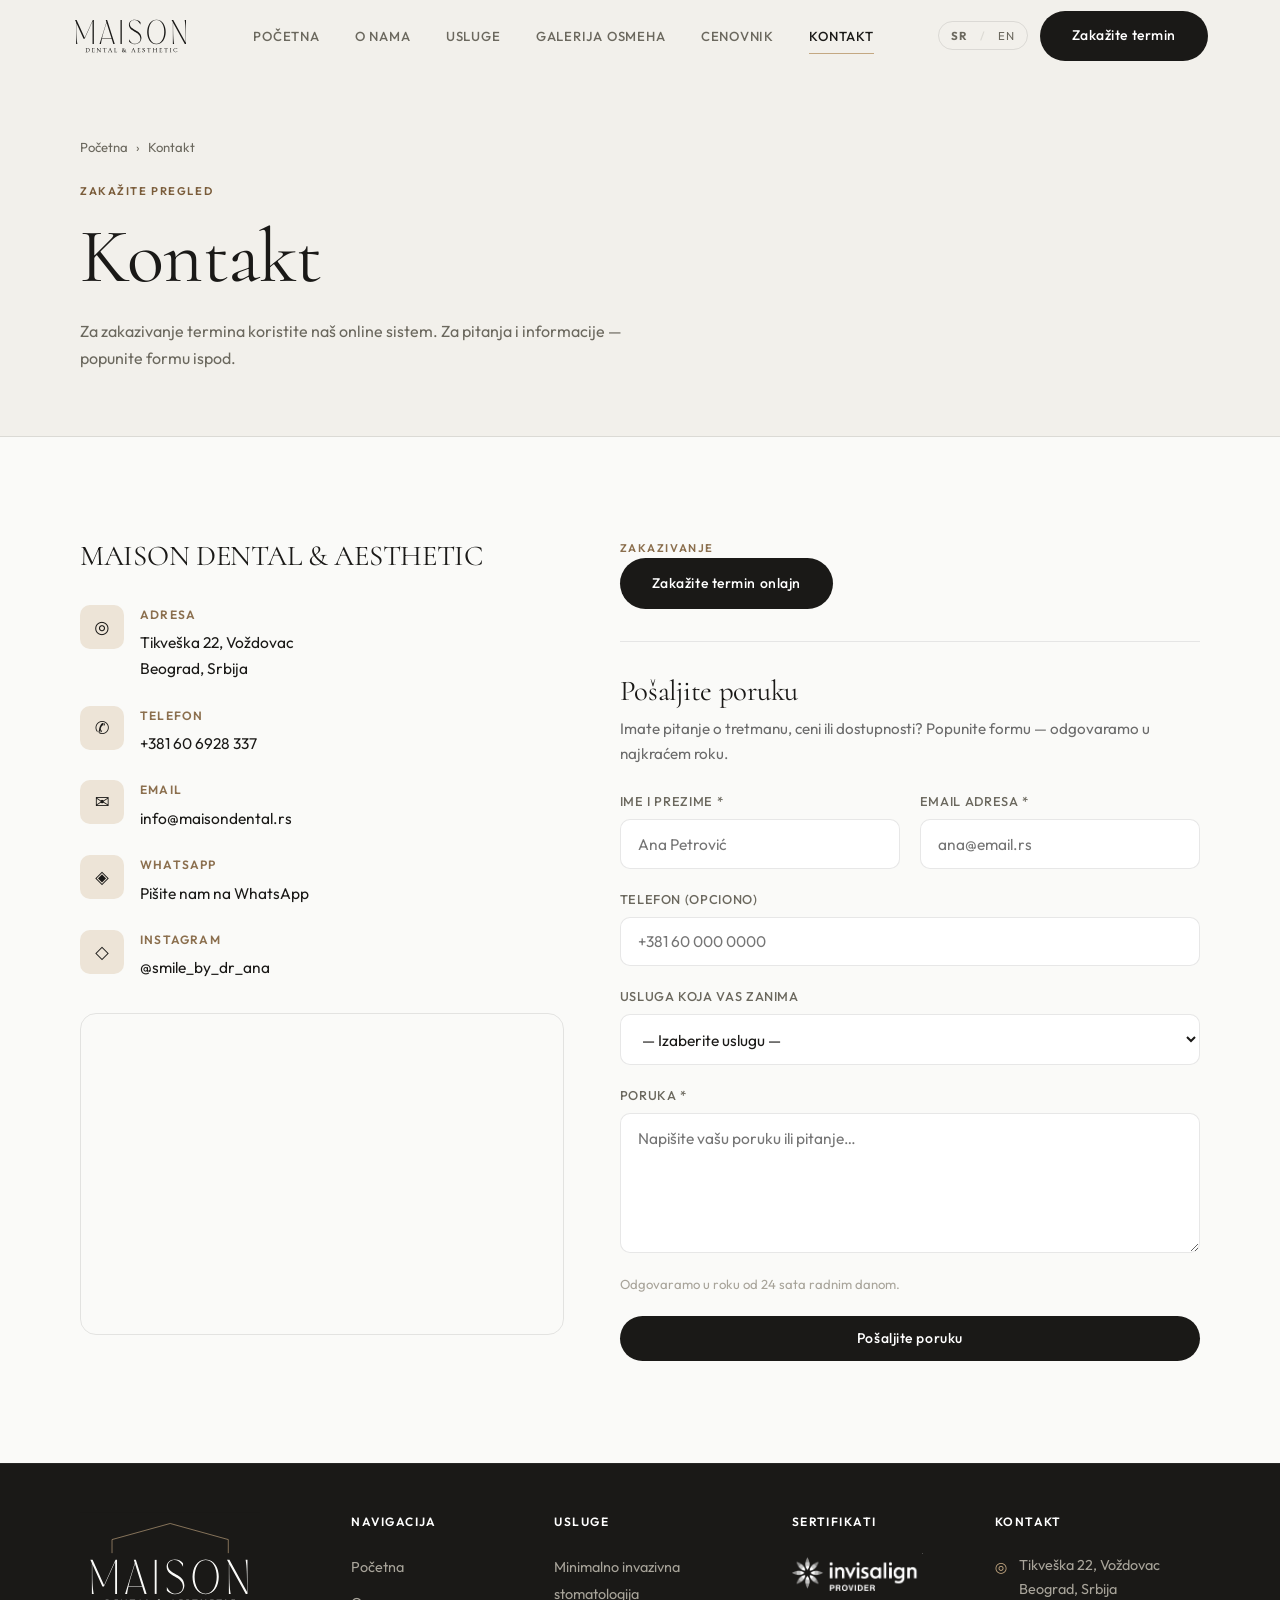
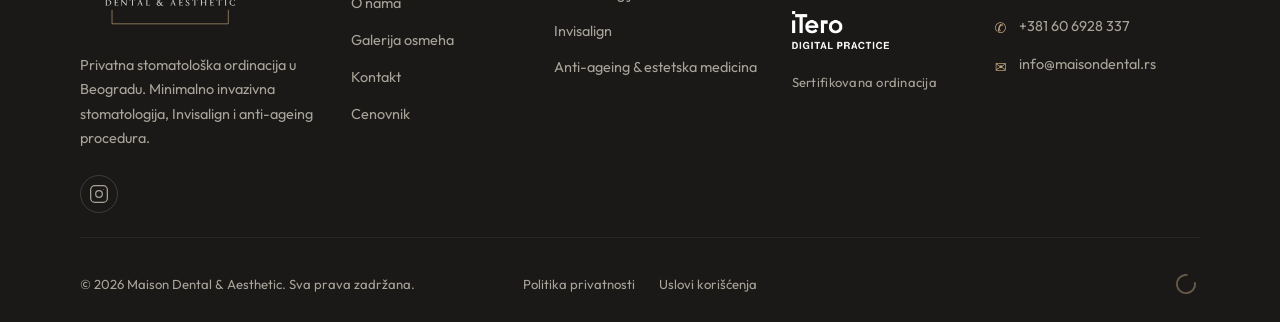
<file: kontakt.html>
<!DOCTYPE html>
<html lang="sr">
<head>
  <meta charset="UTF-8">
  <meta name="viewport" content="width=device-width, initial-scale=1.0">
  <title>Kontakt — Zakažite pregled | Maison Dental &amp; Aesthetic Beograd</title>
  <meta name="description" content="Zakažite pregled u ordinaciji Maison Dental &amp; Aesthetic. Tikveška 22, Voždovac, Beograd. Telefon: +381 60 6928 337. Email: info@maisondental.rs">
  <meta property="og:type" content="website">
  <meta property="og:title" content="Kontakt | Maison Dental &amp; Aesthetic Beograd">
  <meta property="og:description" content="Zakažite pregled u ordinaciji Maison Dental &amp; Aesthetic. Tikveška 22, Voždovac, Beograd.">
  <meta property="og:image" content="https://maisondental.rs/images/og-preview.jpg">
  <meta property="og:url" content="https://maisondental.rs/kontakt.html">
  <meta property="og:locale" content="sr_RS">
  <link rel="canonical" href="https://maisondental.rs/kontakt.html">
  <style>
    .lang-toggle-btn { display:flex; align-items:center; gap:4px; font-size:0.72rem; font-weight:500; letter-spacing:0.08em; cursor:pointer; padding:4px 8px; border-radius:20px; border:1.5px solid var(--c-border); background:none; color:var(--c-ink-2); transition:border-color .2s; }
    .lang-toggle-btn:hover { border-color:var(--c-ink); }
    .lang-toggle-btn span { cursor:pointer; padding:2px 4px; border-radius:4px; transition:color .2s; }
    .lang-toggle-btn span:hover { color:var(--c-ink); }
    .lang-sep { color:var(--c-border); }
  </style>
  <link rel="icon" href="favicon.svg" type="image/svg+xml">
  <link rel="apple-touch-icon" href="favicon-180.png">
  <link rel="stylesheet" href="css/style.css">

  <script type="application/ld+json">
  {
    "@context": "https://schema.org",
    "@type": "ContactPage",
    "name": "Kontakt — Maison Dental & Aesthetic",
    "url": "https://maisondental.rs/kontakt.html",
    "mainEntity": {
      "@type": "Dentist",
      "name": "Maison Dental & Aesthetic",
      "telephone": "+381606928337",
      "email": "info@maisondental.rs",
      "address": {
        "@type": "PostalAddress",
        "streetAddress": "Tikveška 22",
        "addressLocality": "Beograd",
        "addressRegion": "Voždovac",
        "postalCode": "11000",
        "addressCountry": "RS"
      }
    }
  }
  </script>
  <script type="application/ld+json">
  {
    "@context": "https://schema.org",
    "@type": "BreadcrumbList",
    "itemListElement": [
      { "@type": "ListItem", "position": 1, "name": "Početna", "item": "https://maisondental.rs/" },
      { "@type": "ListItem", "position": 2, "name": "Kontakt" }
    ]
  }
  </script>
</head>
<body>

  <!-- NAVIGATION -->
  <nav class="nav" aria-label="Glavna navigacija">
    <div class="nav__inner">
      <a class="brand" href="index.html" aria-label="Maison Dental &amp; Aesthetic — početna">
      <svg class="brand__mark" viewBox="0 0 540 240" preserveAspectRatio="xMinYMid slice" aria-hidden="true" focusable="false">
    <g fill="currentColor">
      <g class="ml-g" style="--a:translate(69.16px,46.03px) rotate(-34.50deg) scale(0.08586);--b:translate(57.44px,157.86px) rotate(0.00deg) scale(0.64300);--d:0ms"><path transform="translate(-80.13 -375.55)" d="M 138.29 373.96 L 147.7 373.96 L 147.7 201.89 L 140.17 201.89 L 82.02 330.01 L 23.86 201.89 L 12.57 201.89 L 20.29 218.56 L 20.29 373.96 L 29.7 373.96 C 26.31 351.98 22.17 329.22 22.17 242.39 L 22.17 222.8 L 73.73 336.1 L 81.45 336.1 L 138.29 210.89 Z M 138.29 373.96 "/></g>
      <g class="ml-g" style="--a:translate(89.98px,35.41px) rotate(-19.54deg) scale(0.08586);--b:translate(162.24px,157.86px) rotate(0.00deg) scale(0.64300);--d:70ms"><path transform="translate(-243.11 -375.55)" d="M 206.22 333.45 C 211.3 312.01 219.02 284.48 230.12 249.27 L 238.97 221.48 L 274.35 333.45 Z M 297.69 373.96 L 243.11 201.89 L 232.76 201.89 L 237.84 218.3 L 188.53 373.96 L 198.88 373.96 C 199.82 364.69 201.89 352.25 205.66 336.1 L 275.29 336.1 L 287.34 373.96 Z M 297.69 373.96 "/></g>
      <g class="ml-g" style="--a:translate(107.46px,31.12px) rotate(-8.03deg) scale(0.08586);--b:translate(226.86px,157.86px) rotate(0.00deg) scale(0.64300);--d:112ms"><path transform="translate(-343.61 -375.55)" d="M 348.31 201.89 L 338.9 201.89 L 338.9 373.96 L 348.31 373.96 Z M 348.31 201.89 "/></g>
      <g class="ml-g" style="--a:translate(124.63px,30.36px) rotate(2.95deg) scale(0.08586);--b:translate(291.53px,157.86px) rotate(0.00deg) scale(0.64300);--d:154ms"><path transform="translate(-444.19 -375.55)" d="M 405.71 230.48 C 405.71 215.65 418.32 202.68 441.28 202.68 C 461.6 202.68 476.47 223.59 482.49 236.3 L 482.3 218.56 C 473.83 208.24 460.09 200.03 441.28 200.03 C 414.18 200.03 399.31 217.5 399.31 236.57 C 399.31 288.19 481.93 283.16 481.93 336.89 C 481.93 355.69 469.32 372.9 441.46 372.9 C 421.14 372.9 406.27 351.98 400.25 339.54 L 400.25 357.02 C 408.91 367.34 422.64 375.55 441.46 375.55 C 473.08 375.55 489.08 353.04 489.08 329.75 C 489.08 272.3 405.71 275.48 405.71 230.48 "/></g>
      <g class="ml-g" style="--a:translate(148.53px,34.90px) rotate(18.54deg) scale(0.08586);--b:translate(389.97px,157.86px) rotate(0.00deg) scale(0.64300);--d:224ms"><path transform="translate(-597.28 -375.55)" d="M 597.29 372.9 C 522.57 372.9 522.57 202.68 597.29 202.68 C 672 202.68 672 372.9 597.29 372.9 M 597.29 200.03 C 508.64 200.03 508.64 375.54 597.29 375.54 C 685.93 375.54 685.93 200.03 597.29 200.03 "/></g>
      <g class="ml-g" style="--a:translate(170.84px,46.03px) rotate(34.50deg) scale(0.08586);--b:translate(492.76px,157.86px) rotate(0.00deg) scale(0.64300);--d:294ms"><path transform="translate(-757.15 -375.55)" d="M 799.59 201.89 C 802.98 223.86 807.12 246.62 807.12 333.45 L 807.12 364.43 L 717.35 201.89 L 705.3 201.89 L 714.71 218.83 L 714.71 373.96 L 724.12 373.96 C 720.74 351.98 716.6 329.22 716.6 242.39 L 716.6 222.27 L 800.54 373.96 L 809 373.96 L 809 201.89 Z M 799.59 201.89 "/></g>
      <g class="ml-g" style="--a:translate(20.73px,86.30px) rotate(108.75deg) scale(0.49838);--b:translate(72.23px,195.04px) rotate(0.00deg) scale(0.64300);--d:14ms"><path transform="translate(-103.13 -433.38)" d="M 102.59 431.54 L 101.12 431.54 C 99.21 431.54 95.15 431.17 95.15 428.5 L 95.15 404.6 C 96.57 404.37 98.04 404.23 99.41 404.23 C 108.27 404.23 114.29 410.89 114.29 419.08 C 114.29 425.24 109.64 431.54 102.59 431.54 M 101.02 402.76 L 88.15 402.76 C 87.86 402.76 87.76 403.36 88.54 403.59 L 89.57 403.86 C 90.89 404.23 91.23 404.69 91.23 405.42 L 91.23 430.39 C 91.23 431.12 90.89 431.58 89.57 431.95 L 88.54 432.22 C 87.76 432.45 87.86 433.05 88.15 433.05 L 102.39 433.05 C 111.3 433.05 118.5 426.2 118.5 417.88 C 118.5 409.56 110.66 402.76 101.02 402.76 "/></g>
      <g class="ml-g" style="--a:translate(15.64px,110.13px) rotate(95.40deg) scale(0.49838);--b:translate(98.15px,195.04px) rotate(0.00deg) scale(0.64300);--d:28ms"><path transform="translate(-143.44 -433.38)" d="M 134.8 431.95 L 133.77 432.22 C 132.99 432.45 133.09 433.05 133.38 433.05 L 151.68 433.05 C 152.81 433.05 153.15 432.55 153.3 431.3 L 153.84 427.21 C 153.89 426.8 153.2 426.48 153 427.12 C 151.54 431.35 149.82 431.67 144.98 431.67 L 143.66 431.67 C 141.06 431.67 140.38 430.34 140.38 428.36 L 140.38 418.02 L 144.88 418.02 C 148.01 418.02 149.19 418.62 149.23 420 C 149.23 420.27 149.33 420.36 149.53 420.36 C 149.73 420.36 150.07 420.09 150.16 419.58 L 150.41 418.39 C 150.75 416.64 150.9 416 150.56 415.81 C 150.02 415.54 150.31 416.5 147.43 416.5 L 140.38 416.5 L 140.38 407.45 C 140.38 405.47 141.06 404.14 143.66 404.14 L 144.98 404.14 C 149.14 404.14 150.95 404.32 151 408.09 C 151 408.73 151.78 408.41 151.88 408 L 152.56 404.5 C 152.81 403.22 152.81 402.76 151.68 402.76 L 133.38 402.76 C 133.09 402.76 132.99 403.36 133.77 403.59 L 134.8 403.86 C 136.12 404.23 136.46 404.69 136.46 405.42 L 136.46 430.39 C 136.46 431.12 136.12 431.58 134.8 431.95 "/></g>
      <g class="ml-g" style="--a:translate(16.24px,134.93px) rotate(81.81deg) scale(0.49838);--b:translate(123.63px,195.04px) rotate(0.00deg) scale(0.64300);--d:42ms"><path transform="translate(-183.06 -433.38)" d="M 172.83 409.75 L 193.88 432.87 C 194.17 433.19 194.61 433.38 195 433.38 C 195.44 433.38 195.79 433.14 195.79 432.73 L 195.79 405.42 C 195.79 404.69 196.12 404.23 197.45 403.86 L 198.48 403.59 C 199.31 403.36 199.16 402.76 198.87 402.76 L 189.23 402.76 C 188.79 402.76 188.64 403.36 189.76 403.59 L 191.18 403.86 C 193.09 404.23 193.53 405.2 193.53 406.34 L 193.53 425.97 C 193.53 426.25 193.39 426.29 193.24 426.11 L 172.24 403.04 C 171.95 402.71 171.51 402.53 171.07 402.53 C 170.63 402.53 170.29 402.76 170.29 403.17 L 170.29 430.39 C 170.29 431.12 169.94 431.58 168.62 431.95 L 167.59 432.22 C 166.81 432.46 166.91 433.05 167.2 433.05 L 176.65 433.05 C 177.04 433.05 177.23 432.46 176.16 432.22 L 174.79 431.95 C 172.93 431.58 172.54 430.62 172.54 429.46 L 172.54 409.88 C 172.54 409.61 172.68 409.56 172.83 409.75 "/></g>
      <g class="ml-g" style="--a:translate(23.30px,160.48px) rotate(67.28deg) scale(0.49838);--b:translate(151.04px,195.04px) rotate(0.00deg) scale(0.64300);--d:56ms"><path transform="translate(-225.69 -433.38)" d="M 228.09 404.14 L 231.76 404.14 C 235.92 404.14 237.73 404.32 237.78 408.18 C 237.78 408.82 238.56 408.5 238.66 408.09 L 239.35 404.5 C 239.59 403.22 239.59 402.76 238.46 402.76 L 214 402.76 C 212.87 402.76 212.57 403.26 212.38 404.5 L 211.84 408.32 C 211.79 408.73 212.48 409.05 212.67 408.41 C 214.14 404.41 217.27 404.14 219.48 404.14 L 223.49 404.14 C 223.79 404.14 223.83 404.27 223.83 404.46 L 223.83 429.93 C 223.83 430.84 223.39 431.77 221.78 432.04 L 220.65 432.22 C 219.62 432.41 219.77 433.05 220.16 433.05 L 231.42 433.05 C 231.81 433.05 231.96 432.41 230.93 432.22 L 229.8 432.04 C 228.19 431.77 227.75 430.84 227.75 429.93 L 227.75 404.46 C 227.75 404.27 227.8 404.14 228.09 404.14 "/></g>
      <g class="ml-g" style="--a:translate(36.46px,183.33px) rotate(52.84deg) scale(0.49838);--b:translate(175.96px,195.04px) rotate(0.00deg) scale(0.64300);--d:84ms"><path transform="translate(-264.46 -433.38)" d="M 259.27 419.91 L 263.23 409.65 C 263.38 409.24 263.62 409.19 263.82 409.65 L 267.79 419.91 Z M 270.72 431.95 L 269.79 432.22 C 268.91 432.46 269.06 433.05 269.4 433.05 L 280.02 433.05 C 280.32 433.05 280.41 432.46 279.58 432.22 L 279.09 432.09 C 277.04 431.49 276.16 430.48 275.47 428.82 L 266.12 405.38 C 265.24 403.22 265 402.71 264.46 402.71 C 263.92 402.71 263.72 403.31 262.84 405.47 L 253.45 428.82 C 252.76 430.48 251.88 431.49 249.82 432.09 L 249.34 432.22 C 248.5 432.46 248.6 433.05 248.89 433.05 L 257.7 433.05 C 258 433.05 258.2 432.46 257.31 432.22 L 256.34 431.95 C 255.11 431.58 254.91 431.03 255.26 430.2 L 258.59 421.61 L 268.47 421.61 L 271.8 430.2 C 272.14 431.03 271.95 431.58 270.72 431.95 "/></g>
      <g class="ml-g" style="--a:translate(53.56px,201.09px) rotate(39.33deg) scale(0.49838);--b:translate(201.41px,195.04px) rotate(0.00deg) scale(0.64300);--d:98ms"><path transform="translate(-304.03 -433.38)" d="M 295.39 431.95 L 294.37 432.22 C 293.58 432.45 293.68 433.05 293.98 433.05 L 312.28 433.05 C 313.41 433.05 313.75 432.55 313.89 431.3 L 314.43 427.21 C 314.48 426.8 313.8 426.48 313.6 427.12 C 312.13 431.35 310.42 431.67 305.57 431.67 L 304.25 431.67 C 301.66 431.67 300.97 430.34 300.97 428.36 L 300.97 405.42 C 300.97 404.69 301.41 404.23 303.03 403.86 L 304.3 403.59 C 305.33 403.36 305.18 402.76 304.79 402.76 L 293.98 402.76 C 293.68 402.76 293.58 403.36 294.37 403.59 L 295.39 403.86 C 296.71 404.23 297.06 404.69 297.06 405.42 L 297.06 430.39 C 297.06 431.12 296.71 431.58 295.39 431.95 "/></g>
      <g class="ml-g" style="--a:translate(88.85px,220.09px) rotate(17.29deg) scale(0.49838);--b:translate(241.27px,195.04px) rotate(0.00deg) scale(0.64300);--d:126ms"><path transform="translate(-366.02 -433.38)" d="M 357.26 416.36 C 360.25 419.3 364.51 422.52 368.42 428.04 C 366.46 429.7 363.97 430.57 361.08 430.57 C 356.43 430.57 352.76 428.27 352.76 423.3 C 352.76 420.59 353.89 418.34 357.26 416.36 M 360 404.04 C 362.06 404.04 363.87 405.42 363.87 408.04 C 363.87 410.66 362.06 412.5 359.61 413.7 C 357.66 411.72 356.38 409.97 356.38 407.86 C 356.38 405.65 357.8 404.04 360 404.04 M 348.89 424.55 C 348.89 430.16 354.18 433.28 360.15 433.28 C 363.87 433.28 367.1 432.09 369.64 429.56 C 371.95 432.18 374.59 433.23 377.09 433.23 C 379.68 433.23 381.73 432.13 382.81 430.8 C 383.16 430.39 383.01 429.79 382.47 430.2 C 381.34 431.03 380.07 431.44 378.95 431.44 C 376.2 431.44 373.86 428.87 372.54 427.03 C 372.39 426.8 372.19 426.57 372.04 426.39 C 372.97 424.73 373.76 422.8 374.3 420.55 C 374.69 418.98 374.98 417.47 377.43 416.96 L 378.11 416.82 C 378.99 416.64 378.8 416 378.26 416 L 369.21 416 C 368.62 416 368.52 416.64 369.3 416.78 L 370.38 416.96 C 373.07 417.42 373.02 418.85 372.68 420.41 C 372.29 422.11 371.7 423.68 370.97 424.96 C 367.34 420.46 363.53 417.38 360.74 414.8 C 364.07 413.24 366.61 410.66 366.61 407.68 C 366.61 404.55 363.77 402.48 360.15 402.48 C 356.19 402.48 353.1 405.01 353.25 409.15 C 353.35 411.49 354.43 413.38 356.14 415.21 C 351.93 417.38 348.89 420.27 348.89 424.55 "/></g>
      <g class="ml-g" style="--a:translate(131.42px,224.21px) rotate(-6.25deg) scale(0.49838);--b:translate(283.41px,195.04px) rotate(0.00deg) scale(0.64300);--d:140ms"><path transform="translate(-431.56 -433.38)" d="M 426.38 419.91 L 430.34 409.65 C 430.49 409.24 430.73 409.19 430.93 409.65 L 434.89 419.91 Z M 437.83 431.95 L 436.9 432.22 C 436.02 432.46 436.16 433.05 436.51 433.05 L 447.13 433.05 C 447.42 433.05 447.52 432.46 446.69 432.22 L 446.2 432.09 C 444.14 431.49 443.26 430.48 442.58 428.82 L 433.23 405.38 C 432.35 403.22 432.1 402.71 431.57 402.71 C 431.03 402.71 430.83 403.31 429.95 405.47 L 420.55 428.82 C 419.87 430.48 418.99 431.49 416.93 432.09 L 416.44 432.22 C 415.61 432.46 415.71 433.05 416 433.05 L 424.81 433.05 C 425.11 433.05 425.3 432.46 424.42 432.22 L 423.44 431.95 C 422.21 431.58 422.02 431.03 422.36 430.2 L 425.69 421.61 L 435.58 421.61 L 438.91 430.2 C 439.25 431.03 439.05 431.58 437.83 431.95 "/></g>
      <g class="ml-g" style="--a:translate(155.44px,218.66px) rotate(-19.76deg) scale(0.49838);--b:translate(308.86px,195.04px) rotate(0.00deg) scale(0.64300);--d:168ms"><path transform="translate(-471.14 -433.38)" d="M 462.5 431.95 L 461.47 432.22 C 460.69 432.45 460.79 433.05 461.08 433.05 L 479.39 433.05 C 480.51 433.05 480.86 432.55 481 431.3 L 481.54 427.21 C 481.59 426.8 480.9 426.48 480.71 427.12 C 479.24 431.35 477.53 431.67 472.68 431.67 L 471.36 431.67 C 468.77 431.67 468.08 430.34 468.08 428.36 L 468.08 418.02 L 472.58 418.02 C 475.71 418.02 476.89 418.62 476.94 420 C 476.94 420.27 477.04 420.36 477.23 420.36 C 477.43 420.36 477.77 420.09 477.87 419.58 L 478.11 418.39 C 478.46 416.64 478.6 416 478.26 415.81 C 477.72 415.54 478.02 416.5 475.13 416.5 L 468.08 416.5 L 468.08 407.45 C 468.08 405.47 468.77 404.14 471.36 404.14 L 472.68 404.14 C 476.84 404.14 478.65 404.32 478.7 408.09 C 478.7 408.73 479.48 408.41 479.58 408 L 480.27 404.5 C 480.51 403.22 480.51 402.76 479.39 402.76 L 461.08 402.76 C 460.79 402.76 460.69 403.36 461.47 403.59 L 462.5 403.86 C 463.82 404.23 464.16 404.69 464.16 405.42 L 464.16 430.39 C 464.16 431.12 463.82 431.58 462.5 431.95 "/></g>
      <g class="ml-g" style="--a:translate(174.94px,209.28px) rotate(-31.61deg) scale(0.49838);--b:translate(330.67px,195.04px) rotate(0.00deg) scale(0.64300);--d:182ms"><path transform="translate(-505.06 -433.38)" d="M 497.25 424.59 C 497.06 424.59 496.81 424.68 496.76 424.91 L 495.3 430.34 C 495.2 430.52 495.25 430.8 495.49 430.94 C 498.28 432.5 501.61 433.38 504.69 433.38 C 511.25 433.38 514.92 429.51 514.92 425.01 C 514.92 415.95 500.09 415.72 500.09 408.37 C 500.09 405.75 501.95 404 504.84 404 C 507.34 404 510.66 405.29 511.84 410.07 C 511.94 410.53 512.52 410.25 512.57 409.93 L 513.06 404 C 513.11 403.81 513.01 403.72 512.72 403.72 C 512.43 403.72 511.94 403.81 511.15 403.81 C 510.47 403.81 508.56 402.48 505.23 402.48 C 499.89 402.48 496.52 405.98 496.52 409.88 C 496.52 418.07 511.35 419.08 511.35 426.71 C 511.35 429.79 508.95 431.86 505.04 431.86 C 501.71 431.86 497.35 430.34 497.84 425.05 C 497.89 424.78 497.55 424.59 497.25 424.59 "/></g>
      <g class="ml-g" style="--a:translate(193.34px,194.90px) rotate(-44.40deg) scale(0.49838);--b:translate(354.60px,195.04px) rotate(0.00deg) scale(0.64300);--d:196ms"><path transform="translate(-542.28 -433.38)" d="M 544.68 404.14 L 548.35 404.14 C 552.51 404.14 554.32 404.32 554.37 408.18 C 554.37 408.82 555.16 408.5 555.25 408.09 L 555.94 404.5 C 556.18 403.22 556.18 402.76 555.06 402.76 L 530.59 402.76 C 529.46 402.76 529.17 403.26 528.97 404.5 L 528.43 408.32 C 528.38 408.73 529.07 409.05 529.27 408.41 C 530.73 404.41 533.87 404.14 536.07 404.14 L 540.08 404.14 C 540.38 404.14 540.43 404.27 540.43 404.46 L 540.43 429.93 C 540.43 430.84 539.98 431.77 538.37 432.04 L 537.24 432.22 C 536.21 432.41 536.36 433.05 536.75 433.05 L 548.01 433.05 C 548.4 433.05 548.55 432.41 547.52 432.22 L 546.39 432.04 C 544.78 431.77 544.34 430.84 544.34 429.93 L 544.34 404.46 C 544.34 404.27 544.39 404.14 544.68 404.14 "/></g>
      <g class="ml-g" style="--a:translate(209.85px,174.01px) rotate(-58.99deg) scale(0.49838);--b:translate(382.93px,195.04px) rotate(0.00deg) scale(0.64300);--d:210ms"><path transform="translate(-586.34 -433.38)" d="M 600.97 403.86 L 602 403.59 C 602.83 403.36 602.68 402.76 602.39 402.76 L 592.31 402.76 C 592.01 402.76 591.91 403.36 592.7 403.59 L 593.73 403.86 C 595.05 404.23 595.39 404.69 595.39 405.42 L 595.39 416 L 577.23 416 L 577.23 405.42 C 577.23 404.69 577.57 404.23 578.9 403.86 L 579.93 403.59 C 580.76 403.36 580.61 402.76 580.32 402.76 L 570.23 402.76 C 569.94 402.76 569.84 403.36 570.62 403.59 L 571.65 403.86 C 572.98 404.23 573.32 404.69 573.32 405.42 L 573.32 430.39 C 573.32 431.12 572.98 431.58 571.65 431.95 L 570.62 432.23 C 569.84 432.45 569.94 433.05 570.23 433.05 L 580.32 433.05 C 580.61 433.05 580.76 432.45 579.93 432.23 L 578.9 431.95 C 577.57 431.58 577.23 431.12 577.23 430.39 L 577.23 417.79 L 595.39 417.79 L 595.39 430.39 C 595.39 431.12 595.05 431.58 593.73 431.95 L 592.7 432.23 C 591.91 432.45 592.01 433.05 592.31 433.05 L 602.39 433.05 C 602.68 433.05 602.83 432.45 602 432.23 L 600.97 431.95 C 599.65 431.58 599.3 431.12 599.3 430.39 L 599.3 405.42 C 599.3 404.69 599.65 404.23 600.97 403.86 "/></g>
      <g class="ml-g" style="--a:translate(220.06px,151.27px) rotate(-72.65deg) scale(0.49838);--b:translate(409.79px,195.04px) rotate(0.00deg) scale(0.64300);--d:238ms"><path transform="translate(-628.11 -433.38)" d="M 619.47 431.95 L 618.45 432.22 C 617.66 432.45 617.76 433.05 618.05 433.05 L 636.36 433.05 C 637.48 433.05 637.83 432.55 637.98 431.3 L 638.52 427.21 C 638.56 426.8 637.88 426.48 637.68 427.12 C 636.21 431.35 634.5 431.67 629.66 431.67 L 628.33 431.67 C 625.74 431.67 625.05 430.34 625.05 428.36 L 625.05 418.02 L 629.55 418.02 C 632.69 418.02 633.86 418.62 633.91 420 C 633.91 420.27 634.01 420.36 634.21 420.36 C 634.4 420.36 634.75 420.09 634.84 419.58 L 635.09 418.39 C 635.43 416.64 635.58 416 635.23 415.81 C 634.7 415.54 634.99 416.5 632.1 416.5 L 625.05 416.5 L 625.05 407.45 C 625.05 405.47 625.74 404.14 628.33 404.14 L 629.66 404.14 C 633.82 404.14 635.62 404.32 635.68 408.09 C 635.68 408.73 636.46 408.41 636.55 408 L 637.24 404.5 C 637.48 403.22 637.48 402.76 636.36 402.76 L 618.05 402.76 C 617.76 402.76 617.66 403.36 618.45 403.59 L 619.47 403.86 C 620.8 404.23 621.14 404.69 621.14 405.42 L 621.14 430.39 C 621.14 431.12 620.8 431.58 619.47 431.95 "/></g>
      <g class="ml-g" style="--a:translate(224.52px,128.05px) rotate(-85.59deg) scale(0.49838);--b:translate(433.85px,195.04px) rotate(0.00deg) scale(0.64300);--d:252ms"><path transform="translate(-665.53 -433.38)" d="M 667.93 404.14 L 671.6 404.14 C 675.76 404.14 677.57 404.32 677.62 408.18 C 677.62 408.82 678.41 408.5 678.5 408.09 L 679.19 404.5 C 679.43 403.22 679.43 402.76 678.31 402.76 L 653.84 402.76 C 652.71 402.76 652.42 403.26 652.22 404.5 L 651.68 408.32 C 651.63 408.73 652.32 409.05 652.52 408.41 C 653.98 404.41 657.11 404.14 659.32 404.14 L 663.33 404.14 C 663.62 404.14 663.67 404.27 663.67 404.46 L 663.67 429.93 C 663.67 430.84 663.23 431.77 661.62 432.04 L 660.49 432.22 C 659.46 432.41 659.61 433.05 660 433.05 L 671.26 433.05 C 671.65 433.05 671.8 432.41 670.77 432.22 L 669.64 432.04 C 668.03 431.77 667.59 430.84 667.59 429.93 L 667.59 404.46 C 667.59 404.27 667.64 404.14 667.93 404.14 "/></g>
      <g class="ml-g" style="--a:translate(224.01px,106.89px) rotate(-97.18deg) scale(0.49838);--b:translate(455.08px,195.04px) rotate(0.00deg) scale(0.64300);--d:266ms"><path transform="translate(-698.55 -433.38)" d="M 702.14 403.86 L 703.18 403.59 C 704 403.36 703.86 402.76 703.57 402.76 L 693.48 402.76 C 693.19 402.76 693.09 403.36 693.88 403.59 L 694.9 403.86 C 696.22 404.23 696.57 404.69 696.57 405.42 L 696.57 430.39 C 696.57 431.12 696.22 431.58 694.9 431.95 L 693.88 432.23 C 693.09 432.45 693.19 433.05 693.48 433.05 L 703.57 433.05 C 703.86 433.05 704 432.45 703.18 432.23 L 702.14 431.95 C 700.82 431.58 700.48 431.12 700.48 430.39 L 700.48 405.42 C 700.48 404.69 700.82 404.23 702.14 403.86 "/></g>
      <g class="ml-g" style="--a:translate(219.27px,86.30px) rotate(-108.75deg) scale(0.49838);--b:translate(476.77px,195.04px) rotate(0.00deg) scale(0.64300);--d:280ms"><path transform="translate(-732.28 -433.38)" d="M 745.71 403.72 C 745.41 403.72 744.93 403.82 744.09 403.82 C 743.16 403.82 740.67 402.48 735.68 402.48 C 725.45 402.48 718.45 409.38 718.45 417.84 C 718.45 426.34 725.49 433.23 735.14 433.23 C 739.25 433.23 742.57 431.77 743.6 431.77 C 744.29 431.77 744.63 431.86 744.88 431.86 C 745.17 431.86 745.27 431.67 745.32 431.35 L 746.05 425.33 C 746.1 425.01 745.51 424.73 745.36 425.19 C 743.6 429.88 740.23 431.72 736.31 431.72 C 727.6 431.72 722.61 425.24 722.61 417.52 C 722.61 409.52 728.33 404 735.87 404 C 739.79 404 743.9 405.52 744.83 410.07 C 744.93 410.53 745.51 410.25 745.56 409.93 L 746.05 404 C 746.1 403.82 746 403.72 745.71 403.72 "/></g>
    </g>
  </svg>
    </a>
      <ul class="nav__links" role="list">
        <li><a href="index.html" data-i18n="nav.home">Početna</a></li>
        <li><a href="o-nama.html" data-i18n="nav.about">O nama</a></li>
        <li class="nav__dropdown">
          <a href="#" aria-haspopup="true" data-i18n="nav.services">Usluge</a>
          <ul class="nav__dropdown-menu" role="list">
            <li><a href="usluge/stomatologija.html" data-i18n="nav.services.stom">Minimalno invazivna stomatologija</a></li>
            <li><a href="usluge/invisalign.html" data-i18n="nav.services.inv">Invisalign</a></li>
            <li><a href="usluge/anti-ageing.html" data-i18n="nav.services.anti">Anti-ageing &amp; estetska medicina</a></li>
          </ul>
        </li>
        <li><a href="galerija.html" data-i18n="nav.gallery">Galerija osmeha</a></li>
        <li><a href="cenovnik.html" data-i18n="nav.prices">Cenovnik</a></li>
        <li><a href="kontakt.html" data-i18n="nav.contact">Kontakt</a></li>
      </ul>
            <div style="display:flex;align-items:center;gap:0.75rem">
        <button class="lang-toggle-btn" aria-label="Promeni jezik">
          <span data-lang-sr>SR</span><span class="lang-sep">/</span><span data-lang-en>EN</span>
        </button>
        <a href="https://booking.dentify.io/maison-dental/" class="btn btn--dark nav__cta" target="_blank" rel="noopener" data-i18n="btn.book">Zakažite termin</a>
      </div>
      <button class="nav__burger" aria-label="Otvori meni" aria-expanded="false" aria-controls="mobile-menu">
        <span></span><span></span><span></span>
      </button>
    </div>
  </nav>

  <!-- MOBILE MENU -->
  <nav class="nav__mobile" id="mobile-menu" aria-label="Mobilna navigacija">
    <a href="index.html" data-i18n="nav.home">Početna</a>
    <a href="o-nama.html" data-i18n="nav.about">O nama</a>
    <div class="mobile-sub">
      <a href="usluge/stomatologija.html" data-i18n="nav.services.stom">Minimalno invazivna stomatologija</a>
      <a href="usluge/invisalign.html" data-i18n="nav.services.inv">Invisalign</a>
      <a href="usluge/anti-ageing.html">Anti-ageing &amp; estetska medicina</a>
    </div>
    <a href="galerija.html" data-i18n="nav.gallery">Galerija osmeha</a>
    <a href="cenovnik.html" data-i18n="nav.prices">Cenovnik</a>
    <a href="kontakt.html" data-i18n="nav.contact">Kontakt</a>
    <a href="https://booking.dentify.io/maison-dental/" class="btn btn--dark" target="_blank" rel="noopener" data-i18n="btn.book">Zakažite termin</a>
  </nav>

  <main>
    <!-- PAGE HERO -->
    <div class="page-hero">
      <div class="container">
        <nav class="breadcrumb" aria-label="Breadcrumb">
          <a href="index.html" data-i18n="bc.home">Početna</a>
          <span aria-hidden="true">›</span>
          <span data-i18n="bc.kontakt">Kontakt</span>
        </nav>
        <p class="eyebrow" data-i18n="kontakt.hero.eyebrow">Zakažite pregled</p>
        <h1 data-i18n="kontakt.hero.h1">Kontakt</h1>
        <p>Za zakazivanje termina koristite naš online sistem. Za pitanja i informacije — popunite formu ispod.</p>
      </div>
    </div>

    <!-- CONTACT SECTION -->
    <section class="section">
      <div class="container">
        <div class="contact__grid">

          <!-- LEFT: Info -->
          <div class="reveal">
            <h2 style="font-size:1.8rem;margin-bottom:2rem" data-i18n="kontakt.info.h2">MAISON DENTAL &amp; AESTHETIC</h2>

            <div class="contact-info__item">
              <div class="contact-info__icon" aria-hidden="true">◎</div>
              <div>
                <div class="contact-info__label" data-i18n="kontakt.lbl.address">Adresa</div>
                <div class="contact-info__value">Tikveška 22, Voždovac<br>Beograd, Srbija</div>
              </div>
            </div>

            <div class="contact-info__item">
              <div class="contact-info__icon" aria-hidden="true">✆</div>
              <div>
                <div class="contact-info__label" data-i18n="kontakt.lbl.phone">Telefon</div>
                <div class="contact-info__value">
                  <a href="tel:+381606928337">+381 60 6928 337</a>
                </div>
              </div>
            </div>

            <div class="contact-info__item">
              <div class="contact-info__icon" aria-hidden="true">✉</div>
              <div>
                <div class="contact-info__label" data-i18n="kontakt.lbl.email">Email</div>
                <div class="contact-info__value">
                  <a href="mailto:info@maisondental.rs">info@maisondental.rs</a>
                </div>
              </div>
            </div>

            <div class="contact-info__item">
              <div class="contact-info__icon" aria-hidden="true">◈</div>
              <div>
                <div class="contact-info__label" data-i18n="kontakt.lbl.whatsapp">WhatsApp</div>
                <div class="contact-info__value">
                  <a href="https://wa.me/381606928337" target="_blank" rel="noopener" data-i18n="kontakt.wa.link">Pišite nam na WhatsApp</a>
                </div>
              </div>
            </div>

            <div class="contact-info__item">
              <div class="contact-info__icon" aria-hidden="true">◇</div>
              <div>
                <div class="contact-info__label" data-i18n="kontakt.lbl.instagram">Instagram</div>
                <div class="contact-info__value">
                  <a href="https://www.instagram.com/smile_by_dr_ana/" target="_blank" rel="noopener">@smile_by_dr_ana</a>
                </div>
              </div>
            </div>

            <!-- MAP -->
            <div class="map-wrap">
              <iframe
                src="https://maps.google.com/maps?q=44.7896246,20.4820322&hl=sr&z=17&output=embed"
                height="320"
                allowfullscreen=""
                loading="lazy"
                referrerpolicy="no-referrer-when-downgrade"
                title="Lokacija ordinacije na mapi"
              ></iframe>
            </div>
          </div>

          <!-- RIGHT: Booking + Form -->
          <div class="reveal">
            <p class="eyebrow">Zakazivanje</p>
            <a href="https://booking.dentify.io/maison-dental/" class="btn btn--dark" target="_blank" rel="noopener">Zakažite termin onlajn</a>
            <hr style="border:none;border-top:1px solid var(--border,#e5e5e5);margin:2rem 0">
            <h2 style="font-size:1.8rem;margin-bottom:.5rem" data-i18n="kontakt.form.h2">Pošaljite poruku</h2>
            <p style="margin-bottom:1.5rem;color:var(--ink-muted,#6b6b6b);font-size:.95rem">Imate pitanje o tretmanu, ceni ili dostupnosti? Popunite formu — odgovaramo u najkraćem roku.</p>

            <form class="contact-form" novalidate aria-label="Kontakt forma">
              <div class="form-row">
                <div class="form-group">
                  <label for="ime" data-i18n="kontakt.form.ime">Ime i prezime *</label>
                  <input type="text" id="ime" name="ime" required autocomplete="name" placeholder="Ana Petrović">
                </div>
                <div class="form-group">
                  <label for="email" data-i18n="kontakt.form.email">Email adresa *</label>
                  <input type="email" id="email" name="email" required autocomplete="email" placeholder="ana@email.rs">
                </div>
              </div>
              <div class="form-group">
                <label for="telefon" data-i18n="kontakt.form.telefon">Telefon (opciono)</label>
                <input type="tel" id="telefon" name="telefon" autocomplete="tel" placeholder="+381 60 000 0000">
              </div>
              <div class="form-group">
                <label for="usluga" data-i18n="kontakt.form.usluga">Usluga koja vas zanima</label>
                <select id="usluga" name="usluga">
                  <option value="" data-i18n="kontakt.form.opt0">— Izaberite uslugu —</option>
                  <option value="stomatologija" data-i18n="kontakt.form.opt1">Minimalno invazivna stomatologija</option>
                  <option value="invisalign" data-i18n="kontakt.form.opt2">Invisalign</option>
                  <option value="anti-ageing" data-i18n="kontakt.form.opt3">Anti-ageing &amp; estetska medicina</option>
                  <option value="ostalo" data-i18n="kontakt.form.opt4">Ostalo</option>
                </select>
              </div>
              <div class="form-group">
                <label for="poruka" data-i18n="kontakt.form.poruka">Poruka *</label>
                <textarea id="poruka" name="poruka" required placeholder="Napišite vašu poruku ili pitanje…" data-i18n-placeholder="kontakt.form.poruka.placeholder"></textarea>
              </div>
              <p class="form-note" data-i18n="kontakt.form.note">Odgovaramo u roku od 24 sata radnim danom.</p>
              <button type="submit" class="btn btn--dark" style="width:100%;justify-content:center" data-i18n="kontakt.form.submit">
                Pošaljite poruku
              </button>
            </form>

            <div class="form-success" aria-live="polite">
              <h3 data-i18n="kontakt.success.h3">Hvala vam!</h3>
              <p data-i18n="kontakt.success.p">Vaša poruka je primljena. Javimo se uskoro.</p>
              <a href="index.html" class="btn btn--outline mt-md">Nazad na početnu</a>
            </div>
          </div>

        </div>
      </div>
    </section>
  </main>

  <!-- FOOTER -->
  <footer class="footer">
    <div class="container">
      <div class="footer__grid">
        <div>
          <div class="footer__logo">
            <img src="images/maisondental-logo-dark.svg" alt="Maison Dental &amp; Aesthetic" height="36" loading="lazy">
          </div>
          <p class="footer__desc" data-i18n="footer.desc">Privatna stomatološka ordinacija u Beogradu. Minimalno invazivna stomatologija, Invisalign i anti-ageing procedura.</p>
          <div class="footer__social">
            <a href="https://www.instagram.com/smile_by_dr_ana/" class="footer__social-link" target="_blank" rel="noopener" aria-label="Instagram"><svg xmlns="http://www.w3.org/2000/svg" width="20" height="20" viewBox="0 0 24 24" fill="none" stroke="currentColor" stroke-width="1.5" stroke-linecap="round" stroke-linejoin="round" aria-hidden="true"><rect x="2" y="2" width="20" height="20" rx="5" ry="5"/><circle cx="12" cy="12" r="4"/><circle cx="17.5" cy="6.5" r="0.5" fill="currentColor" stroke="none"/></svg></a>
          </div>
        </div>
        <div>
          <div class="footer__heading" data-i18n="footer.nav">Navigacija</div>
          <ul class="footer__links">
            <li><a href="index.html" data-i18n="nav.home">Početna</a></li>
            <li><a href="o-nama.html" data-i18n="nav.about">O nama</a></li>
            <li><a href="galerija.html" data-i18n="nav.gallery">Galerija osmeha</a></li>
            <li><a href="kontakt.html" data-i18n="nav.contact">Kontakt</a></li>
            <li><a href="cenovnik.html" data-i18n="nav.prices">Cenovnik</a></li>
          </ul>
        </div>
        <div>
          <div class="footer__heading" data-i18n="footer.services">Usluge</div>
          <ul class="footer__links">
            <li><a href="usluge/stomatologija.html" data-i18n="nav.services.stom">Minimalno invazivna stomatologija</a></li>
            <li><a href="usluge/invisalign.html" data-i18n="nav.services.inv">Invisalign</a></li>
            <li><a href="usluge/anti-ageing.html" data-i18n="nav.services.anti">Anti-ageing medicina</a></li>
          </ul>
        </div>
        <div>
          <div class="footer__heading" data-i18n="footer.sertifikati">Sertifikati</div>
          <a class="cert-badge" href="usluge/invisalign.html" aria-label="Sertifikovani Invisalign provajder">
            <img src="images/sertifikati/invisalign-provider-white.png" alt="Invisalign Provider" width="150" height="62" loading="lazy" decoding="async">
          </a>
          <a class="cert-badge" href="usluge/invisalign.html" aria-label="iTero Digital Practice" style="margin-top:0.75rem">
            <img src="images/sertifikati/itero-digital-practice-white.png" alt="iTero Digital Practice" width="150" height="62" loading="lazy" decoding="async">
          </a>
          <p class="cert-note" data-i18n="footer.cert.note">Sertifikovana ordinacija</p>
        </div>
        <div>
          <div class="footer__heading" data-i18n="footer.contact">Kontakt</div>
          <div class="footer__contact-item">
            <span class="footer__contact-icon" aria-hidden="true">◎</span>
            <span>Tikveška 22, Voždovac<br>Beograd, Srbija</span>
          </div>
          <div class="footer__contact-item">
            <span class="footer__contact-icon" aria-hidden="true">✆</span>
            <a href="tel:+381606928337">+381 60 6928 337</a>
          </div>
          <div class="footer__contact-item">
            <span class="footer__contact-icon" aria-hidden="true">✉</span>
            <a href="mailto:info@maisondental.rs">info@maisondental.rs</a>
          </div>
        </div>
      </div>
      <div class="footer__bottom">
        <span data-i18n="footer.rights">© 2026 Maison Dental &amp; Aesthetic. Sva prava zadržana.</span>
        <nav aria-label="Pravni dokumenti" class="footer__legal-links">
          <a href="politika-privatnosti.html" data-i18n="footer.legal.pp">Politika privatnosti</a>
          <a href="uslovi-koriscenja.html" data-i18n="footer.legal.uk">Uslovi korišćenja</a>
        </nav>
        <div class="footer-rondo" id="footer-rondo">
          <span class="footer-rondo-reveal">
            <a href="https://rondo.rs" class="footer-rondo-label" id="footer-rondo-label"
               target="_blank" rel="noopener noreferrer" tabindex="-1" aria-hidden="true">WebDesign <b>Rondo</b></a>
          </span>
          <button class="footer-rondo-btn" id="footer-rondo-btn" aria-label="WebDesign Rondo" title="WebDesign Rondo">
            <svg xmlns="http://www.w3.org/2000/svg" viewBox="0 0 100 100" width="24" height="24" aria-hidden="true">
              <circle cx="50" cy="50" r="38" fill="none" stroke="var(--rondo-ring)"
                      stroke-width="8" stroke-linecap="round"
                      stroke-dasharray="186 54" transform="rotate(-7 50 50)"/>
            </svg>
          </button>
        </div>
      </div>
    </div>
  </footer>

  <script src="js/i18n.js" defer></script>
  <script src="js/main.js" defer></script>
</body>
</html>
</file>
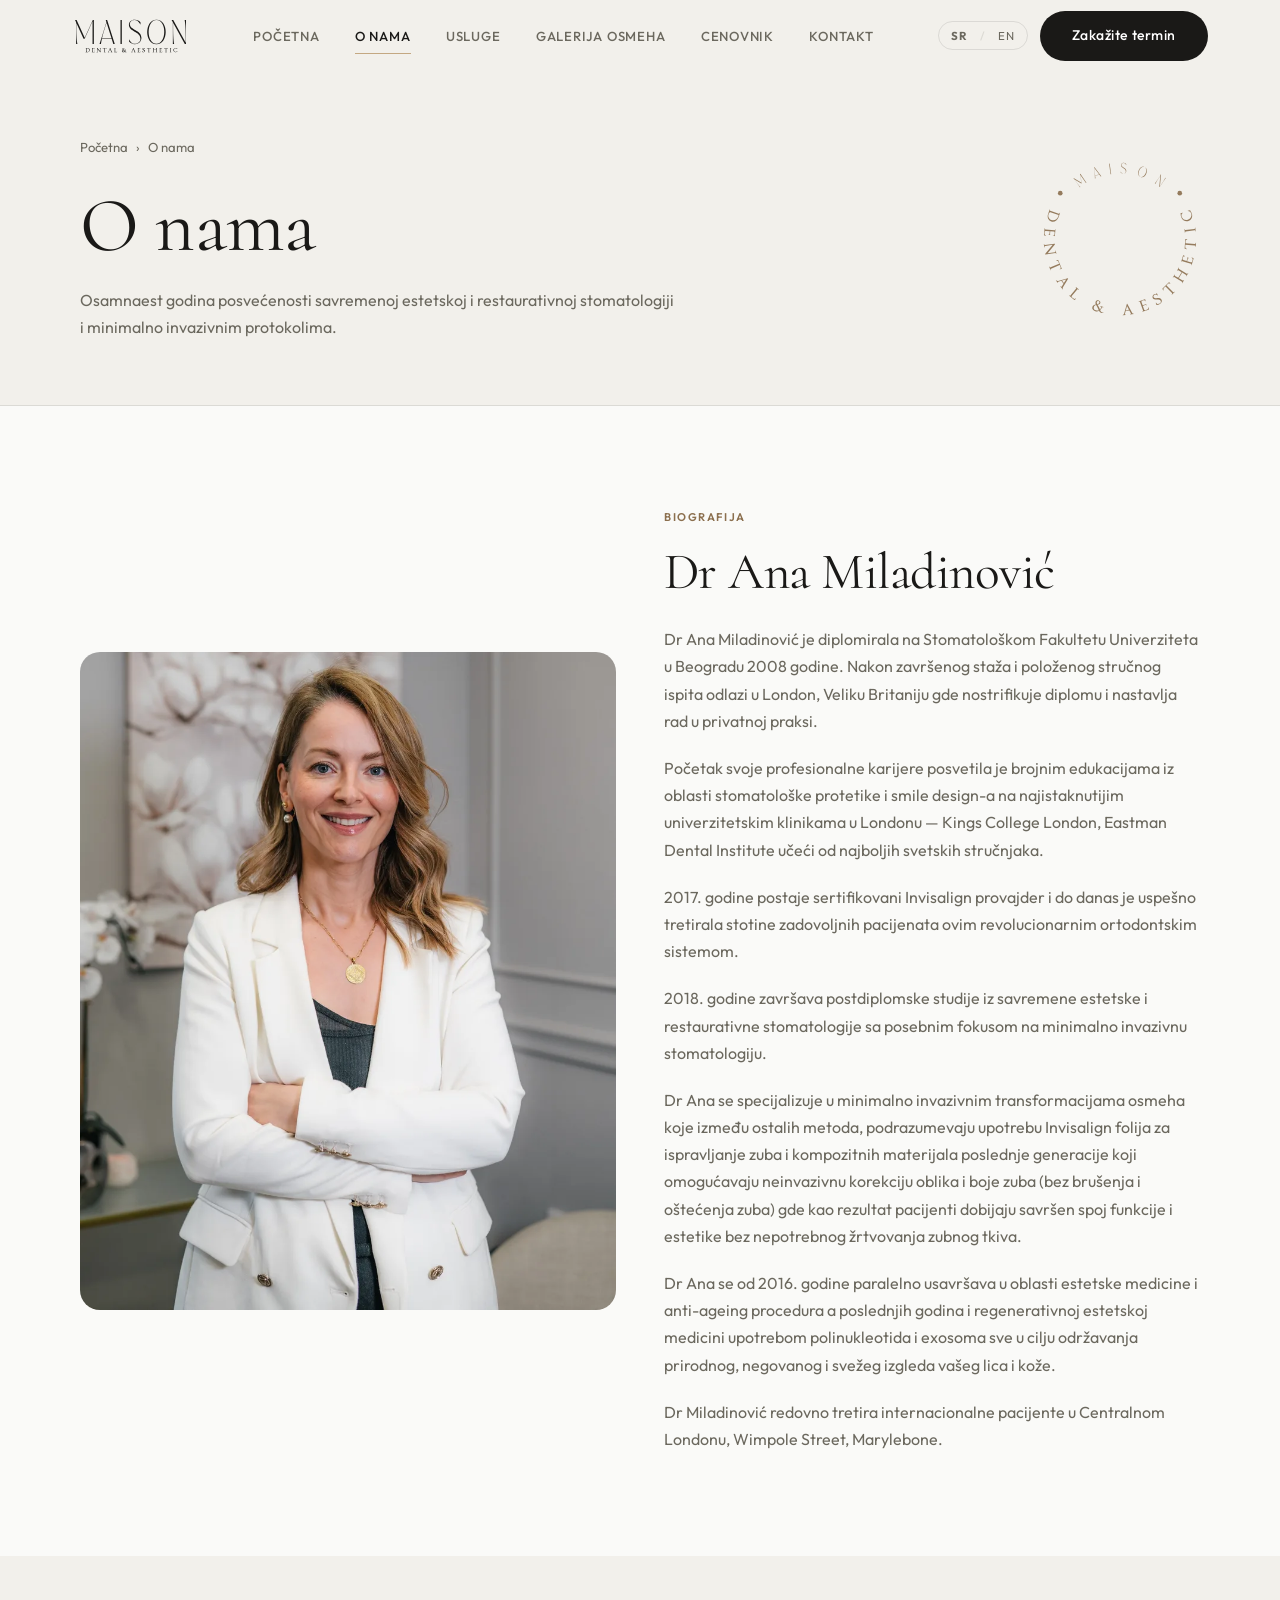
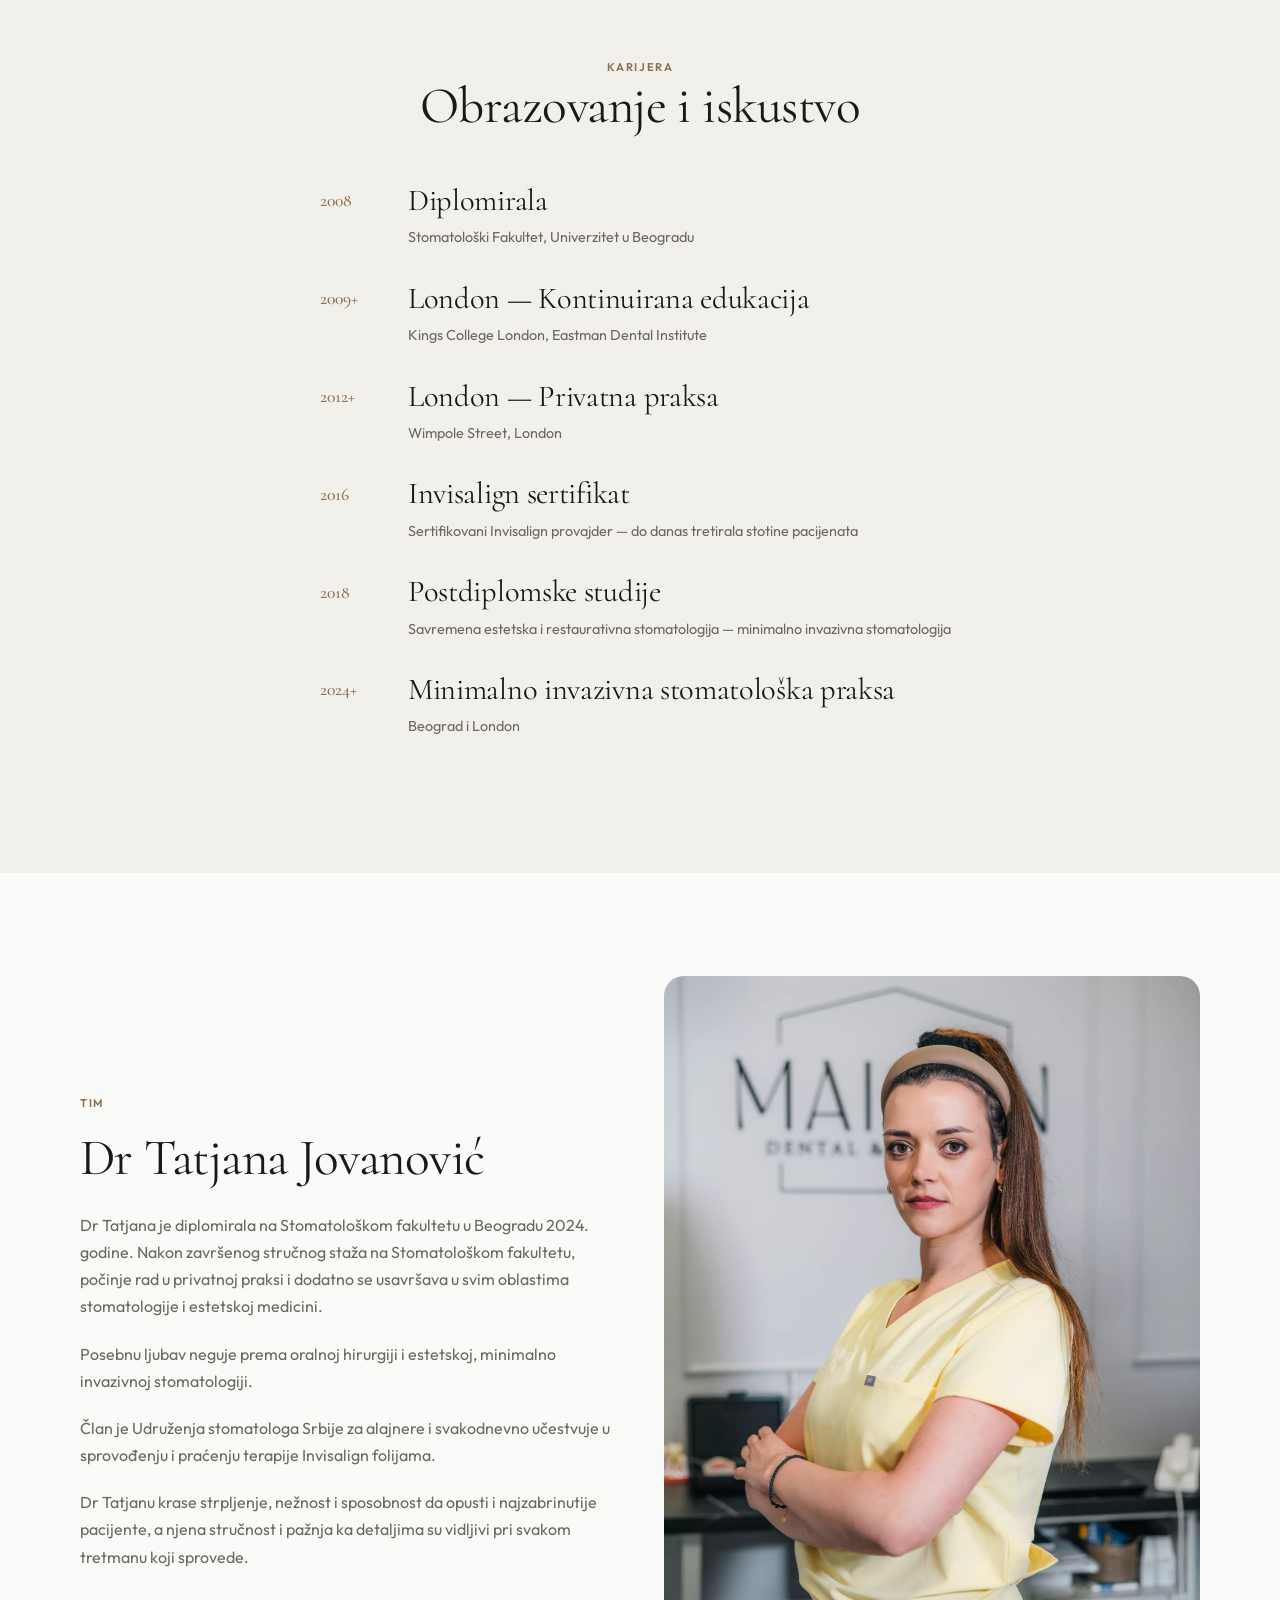
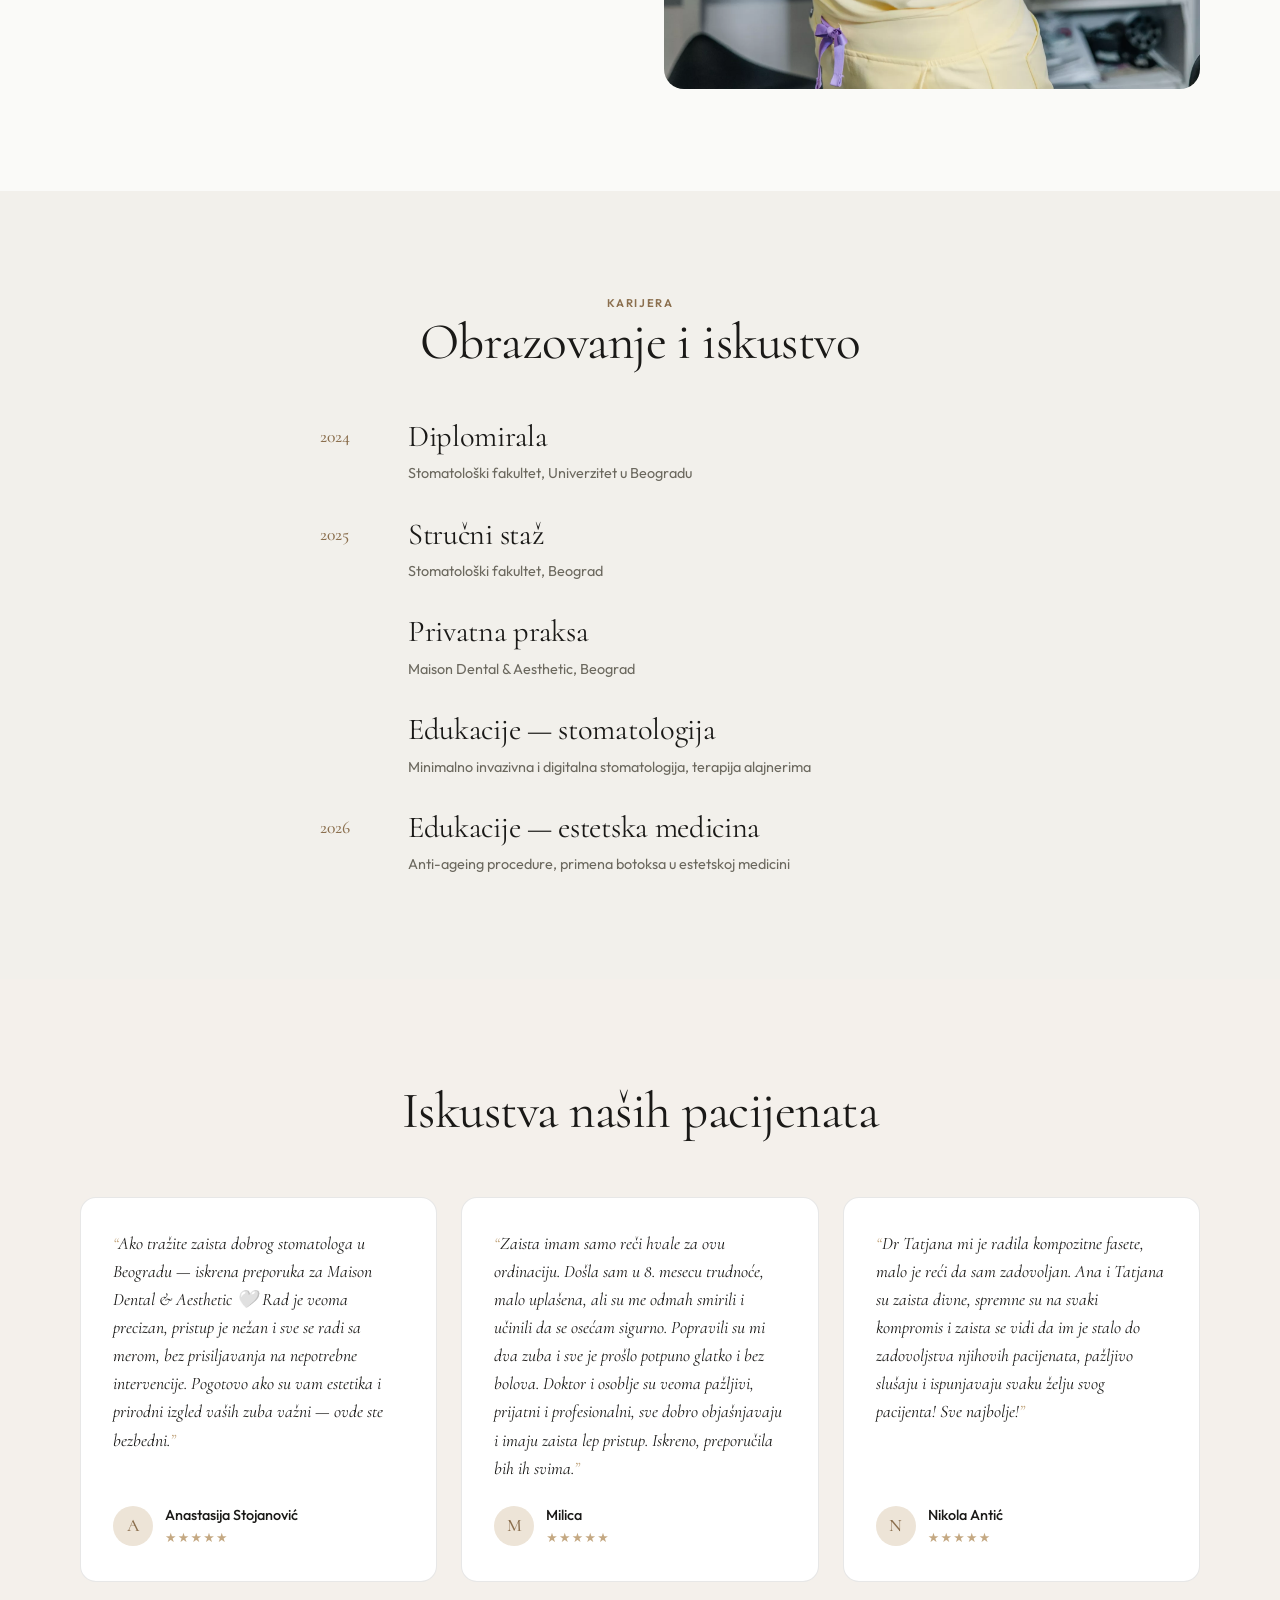
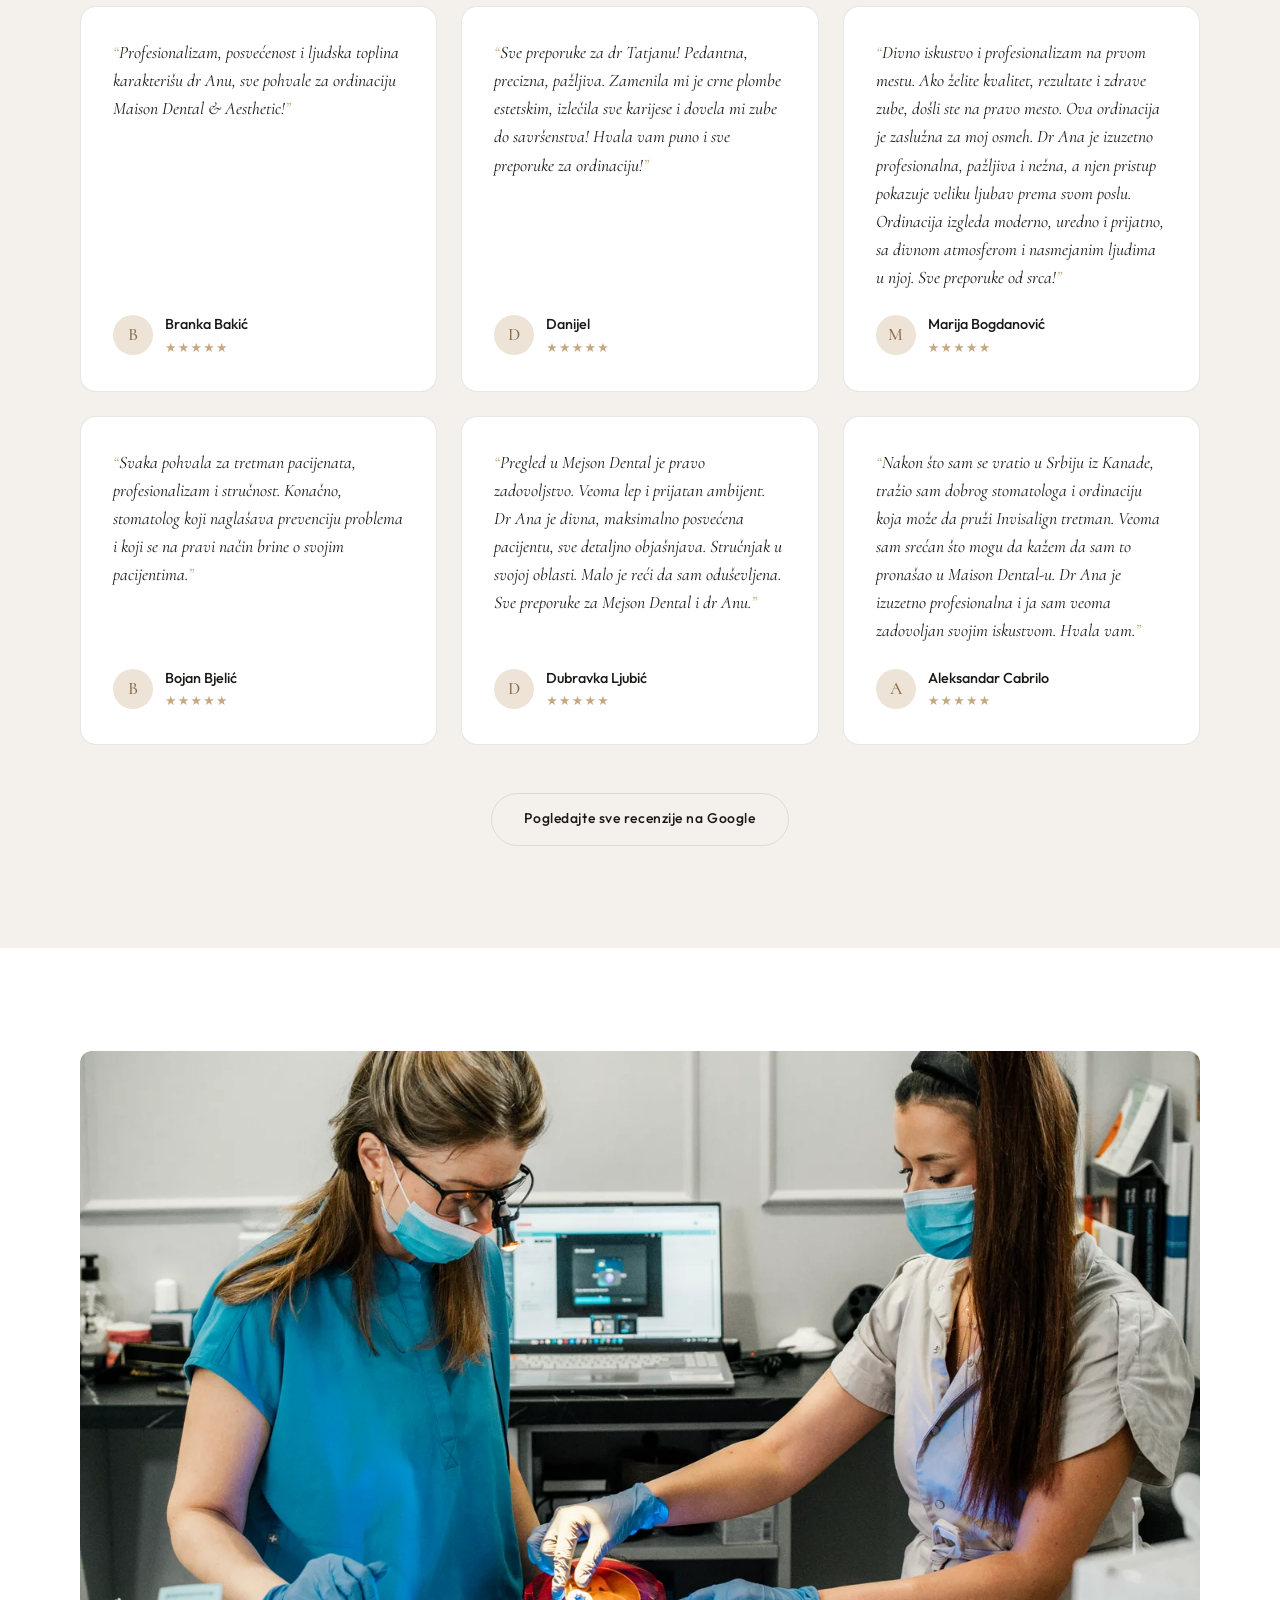
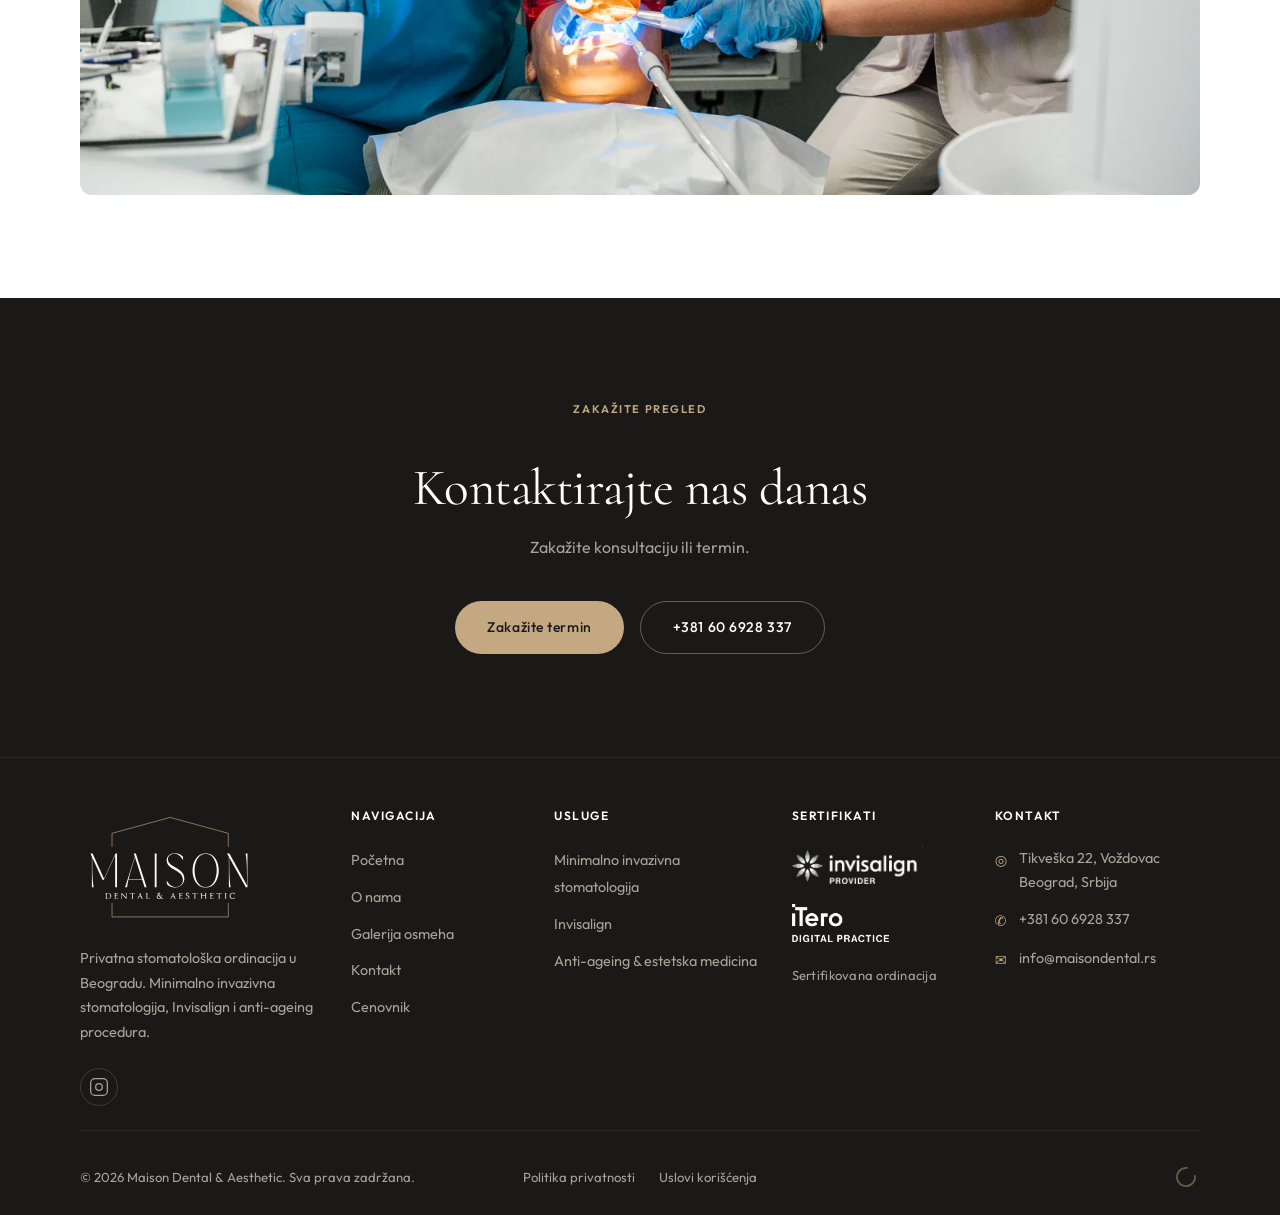
<file: o-nama.html>
<!DOCTYPE html>
<html lang="sr">
<head>
  <meta charset="UTF-8">
  <meta name="viewport" content="width=device-width, initial-scale=1.0">
  <title>O nama — Dr Ana Miladinović | Maison Dental &amp; Aesthetic</title>
  <meta name="description" content="Upoznajte Dr Anu Miladinović — stomatolog sa 15+ godina iskustva, Invisalign sertifikovani provajder od 2016, Kings College London. Pročitajte iskustva naših pacijenata.">
  <meta property="og:type" content="website">
  <meta property="og:title" content="O nama — Dr Ana Miladinović | Maison Dental">
  <meta property="og:description" content="Upoznajte Dr Anu Miladinović — stomatolog sa 15+ godina iskustva, Invisalign sertifikovani provajder od 2016, Kings College London.">
  <meta property="og:image" content="https://maisondental.rs/images/og-preview.jpg">
  <meta property="og:url" content="https://maisondental.rs/o-nama.html">
  <meta property="og:locale" content="sr_RS">
  <link rel="canonical" href="https://maisondental.rs/o-nama.html">
  <style>
    .lang-toggle-btn { display:flex; align-items:center; gap:4px; font-size:0.72rem; font-weight:500; letter-spacing:0.08em; cursor:pointer; padding:4px 8px; border-radius:20px; border:1.5px solid var(--c-border); background:none; color:var(--c-ink-2); transition:border-color .2s; }
    .lang-toggle-btn:hover { border-color:var(--c-ink); }
    .lang-toggle-btn span { cursor:pointer; padding:2px 4px; border-radius:4px; transition:color .2s; }
    .lang-toggle-btn span:hover { color:var(--c-ink); }
    .lang-sep { color:var(--c-border); }
    .oNama-hero-grid { display:grid; grid-template-columns:1fr auto; align-items:center; gap:3rem; }
    .oNama-hero-seal { display:flex; justify-content:center; align-items:center; }
    .oNama-hero-seal img { width:160px; height:160px; opacity:.9; }
    @media (max-width:760px) { .oNama-hero-grid { grid-template-columns:1fr; } .oNama-hero-seal { margin-top:1.5rem; } .oNama-hero-seal img { width:120px; height:120px; } }
  </style>
  <link rel="icon" href="favicon.svg" type="image/svg+xml">
  <link rel="apple-touch-icon" href="favicon-180.png">
  <link rel="stylesheet" href="css/style.css">
  <script type="application/ld+json">
  {
    "@context": "https://schema.org",
    "@type": "BreadcrumbList",
    "itemListElement": [
      { "@type": "ListItem", "position": 1, "name": "Početna", "item": "https://maisondental.rs/" },
      { "@type": "ListItem", "position": 2, "name": "O nama" }
    ]
  }
  </script>
</head>
<body>

  <!-- NAVIGATION -->
  <nav class="nav" aria-label="Glavna navigacija">
    <div class="nav__inner">
      <a class="brand" href="index.html" aria-label="Maison Dental &amp; Aesthetic — početna">
      <svg class="brand__mark" viewBox="0 0 540 240" preserveAspectRatio="xMinYMid slice" aria-hidden="true" focusable="false">
    <g fill="currentColor">
      <g class="ml-g" style="--a:translate(69.16px,46.03px) rotate(-34.50deg) scale(0.08586);--b:translate(57.44px,157.86px) rotate(0.00deg) scale(0.64300);--d:0ms"><path transform="translate(-80.13 -375.55)" d="M 138.29 373.96 L 147.7 373.96 L 147.7 201.89 L 140.17 201.89 L 82.02 330.01 L 23.86 201.89 L 12.57 201.89 L 20.29 218.56 L 20.29 373.96 L 29.7 373.96 C 26.31 351.98 22.17 329.22 22.17 242.39 L 22.17 222.8 L 73.73 336.1 L 81.45 336.1 L 138.29 210.89 Z M 138.29 373.96 "/></g>
      <g class="ml-g" style="--a:translate(89.98px,35.41px) rotate(-19.54deg) scale(0.08586);--b:translate(162.24px,157.86px) rotate(0.00deg) scale(0.64300);--d:70ms"><path transform="translate(-243.11 -375.55)" d="M 206.22 333.45 C 211.3 312.01 219.02 284.48 230.12 249.27 L 238.97 221.48 L 274.35 333.45 Z M 297.69 373.96 L 243.11 201.89 L 232.76 201.89 L 237.84 218.3 L 188.53 373.96 L 198.88 373.96 C 199.82 364.69 201.89 352.25 205.66 336.1 L 275.29 336.1 L 287.34 373.96 Z M 297.69 373.96 "/></g>
      <g class="ml-g" style="--a:translate(107.46px,31.12px) rotate(-8.03deg) scale(0.08586);--b:translate(226.86px,157.86px) rotate(0.00deg) scale(0.64300);--d:112ms"><path transform="translate(-343.61 -375.55)" d="M 348.31 201.89 L 338.9 201.89 L 338.9 373.96 L 348.31 373.96 Z M 348.31 201.89 "/></g>
      <g class="ml-g" style="--a:translate(124.63px,30.36px) rotate(2.95deg) scale(0.08586);--b:translate(291.53px,157.86px) rotate(0.00deg) scale(0.64300);--d:154ms"><path transform="translate(-444.19 -375.55)" d="M 405.71 230.48 C 405.71 215.65 418.32 202.68 441.28 202.68 C 461.6 202.68 476.47 223.59 482.49 236.3 L 482.3 218.56 C 473.83 208.24 460.09 200.03 441.28 200.03 C 414.18 200.03 399.31 217.5 399.31 236.57 C 399.31 288.19 481.93 283.16 481.93 336.89 C 481.93 355.69 469.32 372.9 441.46 372.9 C 421.14 372.9 406.27 351.98 400.25 339.54 L 400.25 357.02 C 408.91 367.34 422.64 375.55 441.46 375.55 C 473.08 375.55 489.08 353.04 489.08 329.75 C 489.08 272.3 405.71 275.48 405.71 230.48 "/></g>
      <g class="ml-g" style="--a:translate(148.53px,34.90px) rotate(18.54deg) scale(0.08586);--b:translate(389.97px,157.86px) rotate(0.00deg) scale(0.64300);--d:224ms"><path transform="translate(-597.28 -375.55)" d="M 597.29 372.9 C 522.57 372.9 522.57 202.68 597.29 202.68 C 672 202.68 672 372.9 597.29 372.9 M 597.29 200.03 C 508.64 200.03 508.64 375.54 597.29 375.54 C 685.93 375.54 685.93 200.03 597.29 200.03 "/></g>
      <g class="ml-g" style="--a:translate(170.84px,46.03px) rotate(34.50deg) scale(0.08586);--b:translate(492.76px,157.86px) rotate(0.00deg) scale(0.64300);--d:294ms"><path transform="translate(-757.15 -375.55)" d="M 799.59 201.89 C 802.98 223.86 807.12 246.62 807.12 333.45 L 807.12 364.43 L 717.35 201.89 L 705.3 201.89 L 714.71 218.83 L 714.71 373.96 L 724.12 373.96 C 720.74 351.98 716.6 329.22 716.6 242.39 L 716.6 222.27 L 800.54 373.96 L 809 373.96 L 809 201.89 Z M 799.59 201.89 "/></g>
      <g class="ml-g" style="--a:translate(20.73px,86.30px) rotate(108.75deg) scale(0.49838);--b:translate(72.23px,195.04px) rotate(0.00deg) scale(0.64300);--d:14ms"><path transform="translate(-103.13 -433.38)" d="M 102.59 431.54 L 101.12 431.54 C 99.21 431.54 95.15 431.17 95.15 428.5 L 95.15 404.6 C 96.57 404.37 98.04 404.23 99.41 404.23 C 108.27 404.23 114.29 410.89 114.29 419.08 C 114.29 425.24 109.64 431.54 102.59 431.54 M 101.02 402.76 L 88.15 402.76 C 87.86 402.76 87.76 403.36 88.54 403.59 L 89.57 403.86 C 90.89 404.23 91.23 404.69 91.23 405.42 L 91.23 430.39 C 91.23 431.12 90.89 431.58 89.57 431.95 L 88.54 432.22 C 87.76 432.45 87.86 433.05 88.15 433.05 L 102.39 433.05 C 111.3 433.05 118.5 426.2 118.5 417.88 C 118.5 409.56 110.66 402.76 101.02 402.76 "/></g>
      <g class="ml-g" style="--a:translate(15.64px,110.13px) rotate(95.40deg) scale(0.49838);--b:translate(98.15px,195.04px) rotate(0.00deg) scale(0.64300);--d:28ms"><path transform="translate(-143.44 -433.38)" d="M 134.8 431.95 L 133.77 432.22 C 132.99 432.45 133.09 433.05 133.38 433.05 L 151.68 433.05 C 152.81 433.05 153.15 432.55 153.3 431.3 L 153.84 427.21 C 153.89 426.8 153.2 426.48 153 427.12 C 151.54 431.35 149.82 431.67 144.98 431.67 L 143.66 431.67 C 141.06 431.67 140.38 430.34 140.38 428.36 L 140.38 418.02 L 144.88 418.02 C 148.01 418.02 149.19 418.62 149.23 420 C 149.23 420.27 149.33 420.36 149.53 420.36 C 149.73 420.36 150.07 420.09 150.16 419.58 L 150.41 418.39 C 150.75 416.64 150.9 416 150.56 415.81 C 150.02 415.54 150.31 416.5 147.43 416.5 L 140.38 416.5 L 140.38 407.45 C 140.38 405.47 141.06 404.14 143.66 404.14 L 144.98 404.14 C 149.14 404.14 150.95 404.32 151 408.09 C 151 408.73 151.78 408.41 151.88 408 L 152.56 404.5 C 152.81 403.22 152.81 402.76 151.68 402.76 L 133.38 402.76 C 133.09 402.76 132.99 403.36 133.77 403.59 L 134.8 403.86 C 136.12 404.23 136.46 404.69 136.46 405.42 L 136.46 430.39 C 136.46 431.12 136.12 431.58 134.8 431.95 "/></g>
      <g class="ml-g" style="--a:translate(16.24px,134.93px) rotate(81.81deg) scale(0.49838);--b:translate(123.63px,195.04px) rotate(0.00deg) scale(0.64300);--d:42ms"><path transform="translate(-183.06 -433.38)" d="M 172.83 409.75 L 193.88 432.87 C 194.17 433.19 194.61 433.38 195 433.38 C 195.44 433.38 195.79 433.14 195.79 432.73 L 195.79 405.42 C 195.79 404.69 196.12 404.23 197.45 403.86 L 198.48 403.59 C 199.31 403.36 199.16 402.76 198.87 402.76 L 189.23 402.76 C 188.79 402.76 188.64 403.36 189.76 403.59 L 191.18 403.86 C 193.09 404.23 193.53 405.2 193.53 406.34 L 193.53 425.97 C 193.53 426.25 193.39 426.29 193.24 426.11 L 172.24 403.04 C 171.95 402.71 171.51 402.53 171.07 402.53 C 170.63 402.53 170.29 402.76 170.29 403.17 L 170.29 430.39 C 170.29 431.12 169.94 431.58 168.62 431.95 L 167.59 432.22 C 166.81 432.46 166.91 433.05 167.2 433.05 L 176.65 433.05 C 177.04 433.05 177.23 432.46 176.16 432.22 L 174.79 431.95 C 172.93 431.58 172.54 430.62 172.54 429.46 L 172.54 409.88 C 172.54 409.61 172.68 409.56 172.83 409.75 "/></g>
      <g class="ml-g" style="--a:translate(23.30px,160.48px) rotate(67.28deg) scale(0.49838);--b:translate(151.04px,195.04px) rotate(0.00deg) scale(0.64300);--d:56ms"><path transform="translate(-225.69 -433.38)" d="M 228.09 404.14 L 231.76 404.14 C 235.92 404.14 237.73 404.32 237.78 408.18 C 237.78 408.82 238.56 408.5 238.66 408.09 L 239.35 404.5 C 239.59 403.22 239.59 402.76 238.46 402.76 L 214 402.76 C 212.87 402.76 212.57 403.26 212.38 404.5 L 211.84 408.32 C 211.79 408.73 212.48 409.05 212.67 408.41 C 214.14 404.41 217.27 404.14 219.48 404.14 L 223.49 404.14 C 223.79 404.14 223.83 404.27 223.83 404.46 L 223.83 429.93 C 223.83 430.84 223.39 431.77 221.78 432.04 L 220.65 432.22 C 219.62 432.41 219.77 433.05 220.16 433.05 L 231.42 433.05 C 231.81 433.05 231.96 432.41 230.93 432.22 L 229.8 432.04 C 228.19 431.77 227.75 430.84 227.75 429.93 L 227.75 404.46 C 227.75 404.27 227.8 404.14 228.09 404.14 "/></g>
      <g class="ml-g" style="--a:translate(36.46px,183.33px) rotate(52.84deg) scale(0.49838);--b:translate(175.96px,195.04px) rotate(0.00deg) scale(0.64300);--d:84ms"><path transform="translate(-264.46 -433.38)" d="M 259.27 419.91 L 263.23 409.65 C 263.38 409.24 263.62 409.19 263.82 409.65 L 267.79 419.91 Z M 270.72 431.95 L 269.79 432.22 C 268.91 432.46 269.06 433.05 269.4 433.05 L 280.02 433.05 C 280.32 433.05 280.41 432.46 279.58 432.22 L 279.09 432.09 C 277.04 431.49 276.16 430.48 275.47 428.82 L 266.12 405.38 C 265.24 403.22 265 402.71 264.46 402.71 C 263.92 402.71 263.72 403.31 262.84 405.47 L 253.45 428.82 C 252.76 430.48 251.88 431.49 249.82 432.09 L 249.34 432.22 C 248.5 432.46 248.6 433.05 248.89 433.05 L 257.7 433.05 C 258 433.05 258.2 432.46 257.31 432.22 L 256.34 431.95 C 255.11 431.58 254.91 431.03 255.26 430.2 L 258.59 421.61 L 268.47 421.61 L 271.8 430.2 C 272.14 431.03 271.95 431.58 270.72 431.95 "/></g>
      <g class="ml-g" style="--a:translate(53.56px,201.09px) rotate(39.33deg) scale(0.49838);--b:translate(201.41px,195.04px) rotate(0.00deg) scale(0.64300);--d:98ms"><path transform="translate(-304.03 -433.38)" d="M 295.39 431.95 L 294.37 432.22 C 293.58 432.45 293.68 433.05 293.98 433.05 L 312.28 433.05 C 313.41 433.05 313.75 432.55 313.89 431.3 L 314.43 427.21 C 314.48 426.8 313.8 426.48 313.6 427.12 C 312.13 431.35 310.42 431.67 305.57 431.67 L 304.25 431.67 C 301.66 431.67 300.97 430.34 300.97 428.36 L 300.97 405.42 C 300.97 404.69 301.41 404.23 303.03 403.86 L 304.3 403.59 C 305.33 403.36 305.18 402.76 304.79 402.76 L 293.98 402.76 C 293.68 402.76 293.58 403.36 294.37 403.59 L 295.39 403.86 C 296.71 404.23 297.06 404.69 297.06 405.42 L 297.06 430.39 C 297.06 431.12 296.71 431.58 295.39 431.95 "/></g>
      <g class="ml-g" style="--a:translate(88.85px,220.09px) rotate(17.29deg) scale(0.49838);--b:translate(241.27px,195.04px) rotate(0.00deg) scale(0.64300);--d:126ms"><path transform="translate(-366.02 -433.38)" d="M 357.26 416.36 C 360.25 419.3 364.51 422.52 368.42 428.04 C 366.46 429.7 363.97 430.57 361.08 430.57 C 356.43 430.57 352.76 428.27 352.76 423.3 C 352.76 420.59 353.89 418.34 357.26 416.36 M 360 404.04 C 362.06 404.04 363.87 405.42 363.87 408.04 C 363.87 410.66 362.06 412.5 359.61 413.7 C 357.66 411.72 356.38 409.97 356.38 407.86 C 356.38 405.65 357.8 404.04 360 404.04 M 348.89 424.55 C 348.89 430.16 354.18 433.28 360.15 433.28 C 363.87 433.28 367.1 432.09 369.64 429.56 C 371.95 432.18 374.59 433.23 377.09 433.23 C 379.68 433.23 381.73 432.13 382.81 430.8 C 383.16 430.39 383.01 429.79 382.47 430.2 C 381.34 431.03 380.07 431.44 378.95 431.44 C 376.2 431.44 373.86 428.87 372.54 427.03 C 372.39 426.8 372.19 426.57 372.04 426.39 C 372.97 424.73 373.76 422.8 374.3 420.55 C 374.69 418.98 374.98 417.47 377.43 416.96 L 378.11 416.82 C 378.99 416.64 378.8 416 378.26 416 L 369.21 416 C 368.62 416 368.52 416.64 369.3 416.78 L 370.38 416.96 C 373.07 417.42 373.02 418.85 372.68 420.41 C 372.29 422.11 371.7 423.68 370.97 424.96 C 367.34 420.46 363.53 417.38 360.74 414.8 C 364.07 413.24 366.61 410.66 366.61 407.68 C 366.61 404.55 363.77 402.48 360.15 402.48 C 356.19 402.48 353.1 405.01 353.25 409.15 C 353.35 411.49 354.43 413.38 356.14 415.21 C 351.93 417.38 348.89 420.27 348.89 424.55 "/></g>
      <g class="ml-g" style="--a:translate(131.42px,224.21px) rotate(-6.25deg) scale(0.49838);--b:translate(283.41px,195.04px) rotate(0.00deg) scale(0.64300);--d:140ms"><path transform="translate(-431.56 -433.38)" d="M 426.38 419.91 L 430.34 409.65 C 430.49 409.24 430.73 409.19 430.93 409.65 L 434.89 419.91 Z M 437.83 431.95 L 436.9 432.22 C 436.02 432.46 436.16 433.05 436.51 433.05 L 447.13 433.05 C 447.42 433.05 447.52 432.46 446.69 432.22 L 446.2 432.09 C 444.14 431.49 443.26 430.48 442.58 428.82 L 433.23 405.38 C 432.35 403.22 432.1 402.71 431.57 402.71 C 431.03 402.71 430.83 403.31 429.95 405.47 L 420.55 428.82 C 419.87 430.48 418.99 431.49 416.93 432.09 L 416.44 432.22 C 415.61 432.46 415.71 433.05 416 433.05 L 424.81 433.05 C 425.11 433.05 425.3 432.46 424.42 432.22 L 423.44 431.95 C 422.21 431.58 422.02 431.03 422.36 430.2 L 425.69 421.61 L 435.58 421.61 L 438.91 430.2 C 439.25 431.03 439.05 431.58 437.83 431.95 "/></g>
      <g class="ml-g" style="--a:translate(155.44px,218.66px) rotate(-19.76deg) scale(0.49838);--b:translate(308.86px,195.04px) rotate(0.00deg) scale(0.64300);--d:168ms"><path transform="translate(-471.14 -433.38)" d="M 462.5 431.95 L 461.47 432.22 C 460.69 432.45 460.79 433.05 461.08 433.05 L 479.39 433.05 C 480.51 433.05 480.86 432.55 481 431.3 L 481.54 427.21 C 481.59 426.8 480.9 426.48 480.71 427.12 C 479.24 431.35 477.53 431.67 472.68 431.67 L 471.36 431.67 C 468.77 431.67 468.08 430.34 468.08 428.36 L 468.08 418.02 L 472.58 418.02 C 475.71 418.02 476.89 418.62 476.94 420 C 476.94 420.27 477.04 420.36 477.23 420.36 C 477.43 420.36 477.77 420.09 477.87 419.58 L 478.11 418.39 C 478.46 416.64 478.6 416 478.26 415.81 C 477.72 415.54 478.02 416.5 475.13 416.5 L 468.08 416.5 L 468.08 407.45 C 468.08 405.47 468.77 404.14 471.36 404.14 L 472.68 404.14 C 476.84 404.14 478.65 404.32 478.7 408.09 C 478.7 408.73 479.48 408.41 479.58 408 L 480.27 404.5 C 480.51 403.22 480.51 402.76 479.39 402.76 L 461.08 402.76 C 460.79 402.76 460.69 403.36 461.47 403.59 L 462.5 403.86 C 463.82 404.23 464.16 404.69 464.16 405.42 L 464.16 430.39 C 464.16 431.12 463.82 431.58 462.5 431.95 "/></g>
      <g class="ml-g" style="--a:translate(174.94px,209.28px) rotate(-31.61deg) scale(0.49838);--b:translate(330.67px,195.04px) rotate(0.00deg) scale(0.64300);--d:182ms"><path transform="translate(-505.06 -433.38)" d="M 497.25 424.59 C 497.06 424.59 496.81 424.68 496.76 424.91 L 495.3 430.34 C 495.2 430.52 495.25 430.8 495.49 430.94 C 498.28 432.5 501.61 433.38 504.69 433.38 C 511.25 433.38 514.92 429.51 514.92 425.01 C 514.92 415.95 500.09 415.72 500.09 408.37 C 500.09 405.75 501.95 404 504.84 404 C 507.34 404 510.66 405.29 511.84 410.07 C 511.94 410.53 512.52 410.25 512.57 409.93 L 513.06 404 C 513.11 403.81 513.01 403.72 512.72 403.72 C 512.43 403.72 511.94 403.81 511.15 403.81 C 510.47 403.81 508.56 402.48 505.23 402.48 C 499.89 402.48 496.52 405.98 496.52 409.88 C 496.52 418.07 511.35 419.08 511.35 426.71 C 511.35 429.79 508.95 431.86 505.04 431.86 C 501.71 431.86 497.35 430.34 497.84 425.05 C 497.89 424.78 497.55 424.59 497.25 424.59 "/></g>
      <g class="ml-g" style="--a:translate(193.34px,194.90px) rotate(-44.40deg) scale(0.49838);--b:translate(354.60px,195.04px) rotate(0.00deg) scale(0.64300);--d:196ms"><path transform="translate(-542.28 -433.38)" d="M 544.68 404.14 L 548.35 404.14 C 552.51 404.14 554.32 404.32 554.37 408.18 C 554.37 408.82 555.16 408.5 555.25 408.09 L 555.94 404.5 C 556.18 403.22 556.18 402.76 555.06 402.76 L 530.59 402.76 C 529.46 402.76 529.17 403.26 528.97 404.5 L 528.43 408.32 C 528.38 408.73 529.07 409.05 529.27 408.41 C 530.73 404.41 533.87 404.14 536.07 404.14 L 540.08 404.14 C 540.38 404.14 540.43 404.27 540.43 404.46 L 540.43 429.93 C 540.43 430.84 539.98 431.77 538.37 432.04 L 537.24 432.22 C 536.21 432.41 536.36 433.05 536.75 433.05 L 548.01 433.05 C 548.4 433.05 548.55 432.41 547.52 432.22 L 546.39 432.04 C 544.78 431.77 544.34 430.84 544.34 429.93 L 544.34 404.46 C 544.34 404.27 544.39 404.14 544.68 404.14 "/></g>
      <g class="ml-g" style="--a:translate(209.85px,174.01px) rotate(-58.99deg) scale(0.49838);--b:translate(382.93px,195.04px) rotate(0.00deg) scale(0.64300);--d:210ms"><path transform="translate(-586.34 -433.38)" d="M 600.97 403.86 L 602 403.59 C 602.83 403.36 602.68 402.76 602.39 402.76 L 592.31 402.76 C 592.01 402.76 591.91 403.36 592.7 403.59 L 593.73 403.86 C 595.05 404.23 595.39 404.69 595.39 405.42 L 595.39 416 L 577.23 416 L 577.23 405.42 C 577.23 404.69 577.57 404.23 578.9 403.86 L 579.93 403.59 C 580.76 403.36 580.61 402.76 580.32 402.76 L 570.23 402.76 C 569.94 402.76 569.84 403.36 570.62 403.59 L 571.65 403.86 C 572.98 404.23 573.32 404.69 573.32 405.42 L 573.32 430.39 C 573.32 431.12 572.98 431.58 571.65 431.95 L 570.62 432.23 C 569.84 432.45 569.94 433.05 570.23 433.05 L 580.32 433.05 C 580.61 433.05 580.76 432.45 579.93 432.23 L 578.9 431.95 C 577.57 431.58 577.23 431.12 577.23 430.39 L 577.23 417.79 L 595.39 417.79 L 595.39 430.39 C 595.39 431.12 595.05 431.58 593.73 431.95 L 592.7 432.23 C 591.91 432.45 592.01 433.05 592.31 433.05 L 602.39 433.05 C 602.68 433.05 602.83 432.45 602 432.23 L 600.97 431.95 C 599.65 431.58 599.3 431.12 599.3 430.39 L 599.3 405.42 C 599.3 404.69 599.65 404.23 600.97 403.86 "/></g>
      <g class="ml-g" style="--a:translate(220.06px,151.27px) rotate(-72.65deg) scale(0.49838);--b:translate(409.79px,195.04px) rotate(0.00deg) scale(0.64300);--d:238ms"><path transform="translate(-628.11 -433.38)" d="M 619.47 431.95 L 618.45 432.22 C 617.66 432.45 617.76 433.05 618.05 433.05 L 636.36 433.05 C 637.48 433.05 637.83 432.55 637.98 431.3 L 638.52 427.21 C 638.56 426.8 637.88 426.48 637.68 427.12 C 636.21 431.35 634.5 431.67 629.66 431.67 L 628.33 431.67 C 625.74 431.67 625.05 430.34 625.05 428.36 L 625.05 418.02 L 629.55 418.02 C 632.69 418.02 633.86 418.62 633.91 420 C 633.91 420.27 634.01 420.36 634.21 420.36 C 634.4 420.36 634.75 420.09 634.84 419.58 L 635.09 418.39 C 635.43 416.64 635.58 416 635.23 415.81 C 634.7 415.54 634.99 416.5 632.1 416.5 L 625.05 416.5 L 625.05 407.45 C 625.05 405.47 625.74 404.14 628.33 404.14 L 629.66 404.14 C 633.82 404.14 635.62 404.32 635.68 408.09 C 635.68 408.73 636.46 408.41 636.55 408 L 637.24 404.5 C 637.48 403.22 637.48 402.76 636.36 402.76 L 618.05 402.76 C 617.76 402.76 617.66 403.36 618.45 403.59 L 619.47 403.86 C 620.8 404.23 621.14 404.69 621.14 405.42 L 621.14 430.39 C 621.14 431.12 620.8 431.58 619.47 431.95 "/></g>
      <g class="ml-g" style="--a:translate(224.52px,128.05px) rotate(-85.59deg) scale(0.49838);--b:translate(433.85px,195.04px) rotate(0.00deg) scale(0.64300);--d:252ms"><path transform="translate(-665.53 -433.38)" d="M 667.93 404.14 L 671.6 404.14 C 675.76 404.14 677.57 404.32 677.62 408.18 C 677.62 408.82 678.41 408.5 678.5 408.09 L 679.19 404.5 C 679.43 403.22 679.43 402.76 678.31 402.76 L 653.84 402.76 C 652.71 402.76 652.42 403.26 652.22 404.5 L 651.68 408.32 C 651.63 408.73 652.32 409.05 652.52 408.41 C 653.98 404.41 657.11 404.14 659.32 404.14 L 663.33 404.14 C 663.62 404.14 663.67 404.27 663.67 404.46 L 663.67 429.93 C 663.67 430.84 663.23 431.77 661.62 432.04 L 660.49 432.22 C 659.46 432.41 659.61 433.05 660 433.05 L 671.26 433.05 C 671.65 433.05 671.8 432.41 670.77 432.22 L 669.64 432.04 C 668.03 431.77 667.59 430.84 667.59 429.93 L 667.59 404.46 C 667.59 404.27 667.64 404.14 667.93 404.14 "/></g>
      <g class="ml-g" style="--a:translate(224.01px,106.89px) rotate(-97.18deg) scale(0.49838);--b:translate(455.08px,195.04px) rotate(0.00deg) scale(0.64300);--d:266ms"><path transform="translate(-698.55 -433.38)" d="M 702.14 403.86 L 703.18 403.59 C 704 403.36 703.86 402.76 703.57 402.76 L 693.48 402.76 C 693.19 402.76 693.09 403.36 693.88 403.59 L 694.9 403.86 C 696.22 404.23 696.57 404.69 696.57 405.42 L 696.57 430.39 C 696.57 431.12 696.22 431.58 694.9 431.95 L 693.88 432.23 C 693.09 432.45 693.19 433.05 693.48 433.05 L 703.57 433.05 C 703.86 433.05 704 432.45 703.18 432.23 L 702.14 431.95 C 700.82 431.58 700.48 431.12 700.48 430.39 L 700.48 405.42 C 700.48 404.69 700.82 404.23 702.14 403.86 "/></g>
      <g class="ml-g" style="--a:translate(219.27px,86.30px) rotate(-108.75deg) scale(0.49838);--b:translate(476.77px,195.04px) rotate(0.00deg) scale(0.64300);--d:280ms"><path transform="translate(-732.28 -433.38)" d="M 745.71 403.72 C 745.41 403.72 744.93 403.82 744.09 403.82 C 743.16 403.82 740.67 402.48 735.68 402.48 C 725.45 402.48 718.45 409.38 718.45 417.84 C 718.45 426.34 725.49 433.23 735.14 433.23 C 739.25 433.23 742.57 431.77 743.6 431.77 C 744.29 431.77 744.63 431.86 744.88 431.86 C 745.17 431.86 745.27 431.67 745.32 431.35 L 746.05 425.33 C 746.1 425.01 745.51 424.73 745.36 425.19 C 743.6 429.88 740.23 431.72 736.31 431.72 C 727.6 431.72 722.61 425.24 722.61 417.52 C 722.61 409.52 728.33 404 735.87 404 C 739.79 404 743.9 405.52 744.83 410.07 C 744.93 410.53 745.51 410.25 745.56 409.93 L 746.05 404 C 746.1 403.82 746 403.72 745.71 403.72 "/></g>
    </g>
  </svg>
    </a>
      <ul class="nav__links" role="list">
        <li><a href="index.html" data-i18n="nav.home">Početna</a></li>
        <li><a href="o-nama.html" data-i18n="nav.about">O nama</a></li>
        <li class="nav__dropdown">
          <a href="#" aria-haspopup="true" data-i18n="nav.services">Usluge</a>
          <ul class="nav__dropdown-menu" role="list">
            <li><a href="usluge/stomatologija.html" data-i18n="nav.services.stom">Minimalno invazivna stomatologija</a></li>
            <li><a href="usluge/invisalign.html" data-i18n="nav.services.inv">Invisalign</a></li>
            <li><a href="usluge/anti-ageing.html" data-i18n="nav.services.anti">Anti-ageing &amp; estetska medicina</a></li>
          </ul>
        </li>
        <li><a href="galerija.html" data-i18n="nav.gallery">Galerija osmeha</a></li>
        <li><a href="cenovnik.html" data-i18n="nav.prices">Cenovnik</a></li>
        <li><a href="kontakt.html" data-i18n="nav.contact">Kontakt</a></li>
      </ul>
            <div style="display:flex;align-items:center;gap:0.75rem">
        <button class="lang-toggle-btn" aria-label="Promeni jezik">
          <span data-lang-sr>SR</span><span class="lang-sep">/</span><span data-lang-en>EN</span>
        </button>
        <a href="https://booking.dentify.io/maison-dental/" class="btn btn--dark nav__cta" target="_blank" rel="noopener" data-i18n="btn.book">Zakažite termin</a>
      </div>
      <button class="nav__burger" aria-label="Otvori meni" aria-expanded="false" aria-controls="mobile-menu">
        <span></span><span></span><span></span>
      </button>
    </div>
  </nav>

  <!-- MOBILE MENU -->
  <nav class="nav__mobile" id="mobile-menu" aria-label="Mobilna navigacija">
    <a href="index.html" data-i18n="nav.home">Početna</a>
    <a href="o-nama.html" data-i18n="nav.about">O nama</a>
    <div class="mobile-sub">
      <a href="usluge/stomatologija.html" data-i18n="nav.services.stom">Minimalno invazivna stomatologija</a>
      <a href="usluge/invisalign.html" data-i18n="nav.services.inv">Invisalign</a>
      <a href="usluge/anti-ageing.html">Anti-ageing &amp; estetska medicina</a>
    </div>
    <a href="galerija.html" data-i18n="nav.gallery">Galerija osmeha</a>
    <a href="cenovnik.html" data-i18n="nav.prices">Cenovnik</a>
    <a href="kontakt.html" data-i18n="nav.contact">Kontakt</a>
    <a href="https://booking.dentify.io/maison-dental/" class="btn btn--dark" target="_blank" rel="noopener" data-i18n="btn.book">Zakažite termin</a>
  </nav>

  <main>
    <!-- PAGE HERO -->
    <div class="page-hero">
      <div class="container oNama-hero-grid">
        <div>
          <nav class="breadcrumb" aria-label="Breadcrumb">
            <a href="index.html" data-i18n="bc.home">Početna</a>
            <span aria-hidden="true">›</span>
            <span data-i18n="bc.oNama">O nama</span>
          </nav>
          <h1 data-i18n="oNama.hero.h1">O nama</h1>
          <p data-i18n="oNama.hero.p">Osamnaest godina posvećenosti savremenoj estetskoj i restaurativnoj stomatologiji i minimalno invazivnim protokolima.</p>
        </div>
        <div class="oNama-hero-seal">
          <img src="images/maisondental-seal-bronze.svg" alt="Maison Dental & Aesthetic" width="160" height="160" loading="eager" decoding="async">
        </div>
      </div>
    </div>

    <!-- BIO -->
    <section class="section">
      <div class="container">
        <div class="grid-2">
          <div class="about__img-wrap reveal">
            <img src="images/dr-ana-miladinovic.webp" alt="Dr Ana Miladinović — Maison Dental &amp; Aesthetic" width="900" loading="eager" decoding="async" style="width:100%;height:auto;display:block;">
          </div>
          <div class="reveal">
            <p class="eyebrow" style="margin-bottom:1rem" data-i18n="oNama.bio.eyebrow">Biografija</p>
            <h2 style="margin-bottom:1.5rem" data-i18n="oNama.bio.h2">Dr Ana Miladinović</h2>
            <p style="margin-bottom:1.25rem" data-i18n="oNama.bio.p1">
              Dr Ana Miladinović je diplomirala na Stomatološkom Fakultetu Univerziteta u Beogradu
              2008 godine. Nakon završenog staža i položenog stručnog ispita odlazi u London,
              Veliku Britaniju gde nostrifikuje diplomu i nastavlja rad u privatnoj praksi.
            </p>
            <p style="margin-bottom:1.25rem" data-i18n="oNama.bio.p2">
              Početak svoje profesionalne karijere posvetila je brojnim edukacijama iz oblasti
              stomatološke protetike i smile design-a na najistaknutijim univerzitetskim klinikama
              u Londonu — Kings College London, Eastman Dental Institute učeći od najboljih
              svetskih stručnjaka.
            </p>
            <p style="margin-bottom:1.25rem" data-i18n="oNama.bio.p3">
              2017. godine postaje sertifikovani Invisalign provajder i do danas je uspešno
              tretirala stotine zadovoljnih pacijenata ovim revolucionarnim ortodontskim sistemom.
            </p>
            <p style="margin-bottom:1.25rem" data-i18n="oNama.bio.p4">
              2018. godine završava postdiplomske studije iz savremene estetske i restaurativne
              stomatologije sa posebnim fokusom na minimalno invazivnu stomatologiju.
            </p>
            <p style="margin-bottom:1.25rem" data-i18n="oNama.bio.p5">
              Dr Ana se specijalizuje u minimalno invazivnim transformacijama osmeha koje između
              ostalih metoda, podrazumevaju upotrebu Invisalign folija za ispravljanje zuba i
              kompozitnih materijala poslednje generacije koji omogućavaju neinvazivnu korekciju
              oblika i boje zuba (bez brušenja i oštećenja zuba) gde kao rezultat pacijenti
              dobijaju savršen spoj funkcije i estetike bez nepotrebnog žrtvovanja zubnog tkiva.
            </p>
            <p style="margin-bottom:1.25rem" data-i18n="oNama.bio.p6">
              Dr Ana se od 2016. godine paralelno usavršava u oblasti estetske medicine i
              anti-ageing procedura a poslednjih godina i regenerativnoj estetskoj medicini
              upotrebom polinukleotida i exosoma sve u cilju održavanja prirodnog, negovanog
              i svežeg izgleda vašeg lica i kože.
            </p>
            <p data-i18n="oNama.bio.p7">
              Dr Miladinović redovno tretira internacionalne pacijente u Centralnom Londonu,
              Wimpole Street, Marylebone.
            </p>
          </div>
        </div>
      </div>
    </section>

    <!-- EDUCATION TIMELINE -->
    <section class="section section--alt">
      <div class="container">
        <div class="text-center reveal" style="margin-bottom:3rem">
          <p class="eyebrow" data-i18n="oNama.timeline.eyebrow">Karijera</p>
          <h2 data-i18n="oNama.timeline.h2">Obrazovanje i iskustvo</h2>
        </div>
        <div style="max-width:640px;margin:0 auto">
          <div class="reveal" style="display:flex;gap:1.5rem;margin-bottom:2rem;align-items:flex-start">
            <div style="min-width:4rem;font-family:var(--font-display);font-size:1.1rem;color:var(--c-accent-dark);font-weight:500;padding-top:0.15rem">2008</div>
            <div>
              <h3 style="margin-bottom:0.4rem" data-i18n="oNama.tl.1.h4">Diplomirala</h3>
              <p style="font-size:0.9rem" data-i18n="oNama.tl.1.p">Stomatološki Fakultet, Univerzitet u Beogradu</p>
            </div>
          </div>
          <div class="reveal" style="display:flex;gap:1.5rem;margin-bottom:2rem;align-items:flex-start">
            <div style="min-width:4rem;font-family:var(--font-display);font-size:1.1rem;color:var(--c-accent-dark);font-weight:500;padding-top:0.15rem">2009+</div>
            <div>
              <h3 style="margin-bottom:0.4rem" data-i18n="oNama.tl.2.h4">London — Kontinuirana edukacija</h3>
              <p style="font-size:0.9rem" data-i18n="oNama.tl.2.p">Kings College London, Eastman Dental Institute</p>
            </div>
          </div>
          <div class="reveal" style="display:flex;gap:1.5rem;margin-bottom:2rem;align-items:flex-start">
            <div style="min-width:4rem;font-family:var(--font-display);font-size:1.1rem;color:var(--c-accent-dark);font-weight:500;padding-top:0.15rem">2012+</div>
            <div>
              <h3 style="margin-bottom:0.4rem" data-i18n="oNama.tl.2b.h4">London — Privatna praksa</h3>
              <p style="font-size:0.9rem" data-i18n="oNama.tl.2b.p">Wimpole Street, London</p>
            </div>
          </div>
          <div class="reveal" style="display:flex;gap:1.5rem;margin-bottom:2rem;align-items:flex-start">
            <div style="min-width:4rem;font-family:var(--font-display);font-size:1.1rem;color:var(--c-accent-dark);font-weight:500;padding-top:0.15rem">2016</div>
            <div>
              <h3 style="margin-bottom:0.4rem" data-i18n="oNama.tl.3.h4">Invisalign sertifikat</h3>
              <p style="font-size:0.9rem" data-i18n="oNama.tl.3.p">Sertifikovani Invisalign provajder — do danas tretirala stotine pacijenata</p>
            </div>
          </div>
          <div class="reveal" style="display:flex;gap:1.5rem;margin-bottom:2rem;align-items:flex-start">
            <div style="min-width:4rem;font-family:var(--font-display);font-size:1.1rem;color:var(--c-accent-dark);font-weight:500;padding-top:0.15rem">2018</div>
            <div>
              <h3 style="margin-bottom:0.4rem" data-i18n="oNama.tl.4.h4">Postdiplomske studije</h3>
              <p style="font-size:0.9rem" data-i18n="oNama.tl.4.p">Savremena estetska i restaurativna stomatologija — minimalno invazivna stomatologija</p>
            </div>
          </div>
          <div class="reveal" style="display:flex;gap:1.5rem;margin-bottom:2rem;align-items:flex-start">
            <div style="min-width:4rem;font-family:var(--font-display);font-size:1.1rem;color:var(--c-accent-dark);font-weight:500;padding-top:0.15rem">2024+</div>
            <div>
              <h3 style="margin-bottom:0.4rem" data-i18n="oNama.tl.5.h4">Minimalno invazivna stomatološka praksa</h3>
              <p style="font-size:0.9rem" data-i18n="oNama.tl.5.p">Beograd i London</p>
            </div>
          </div>
        </div>
      </div>
    </section>

    <!-- DR TATJANA BIO -->
    <section class="section" style="background:#FAFAF8">
      <div class="container">
        <div class="grid-2">
          <div class="reveal">
            <p class="eyebrow" style="margin-bottom:1rem" data-i18n="oNama.tatjana.eyebrow">Tim</p>
            <h2 style="margin-bottom:1.5rem" data-i18n="oNama.tatjana.h2">Dr Tatjana Jovanović</h2>
            <p style="margin-bottom:1.25rem" data-i18n="oNama.tatjana.p1">Dr Tatjana je diplomirala na Stomatološkom fakultetu u Beogradu 2024. godine. Nakon završenog stručnog staža na Stomatološkom fakultetu, počinje rad u privatnoj praksi i dodatno se usavršava u svim oblastima stomatologije i estetskoj medicini.</p>
            <p style="margin-bottom:1.25rem" data-i18n="oNama.tatjana.p2">Posebnu ljubav neguje prema oralnoj hirurgiji i estetskoj, minimalno invazivnoj stomatologiji.</p>
            <p style="margin-bottom:1.25rem" data-i18n="oNama.tatjana.p3">Član je Udruženja stomatologa Srbije za alajnere i svakodnevno učestvuje u sprovođenju i praćenju terapije Invisalign folijama.</p>
            <p data-i18n="oNama.tatjana.p4">Dr Tatjanu krase strpljenje, nežnost i sposobnost da opusti i najzabrinutije pacijente, a njena stručnost i pažnja ka detaljima su vidljivi pri svakom tretmanu koji sprovede.</p>
          </div>
          <div class="about__img-wrap reveal">
            <img src="images/dr-tatjana-jovanovic.webp" alt="Dr Tatjana Jovanović — Maison Dental &amp; Aesthetic" width="900" loading="lazy" decoding="async" style="width:100%;height:auto;display:block;">
          </div>
        </div>
      </div>
    </section>

    <!-- DR TATJANA TIMELINE -->
    <section class="section section--alt">
      <div class="container">
        <div class="text-center reveal" style="margin-bottom:3rem">
          <p class="eyebrow" data-i18n="oNama.tatjana.timeline.eyebrow">Karijera</p>
          <h2 data-i18n="oNama.tatjana.timeline.h2">Obrazovanje i iskustvo</h2>
        </div>
        <div style="max-width:640px;margin:0 auto">
          <div class="reveal" style="display:flex;gap:1.5rem;margin-bottom:2rem;align-items:flex-start">
            <div style="min-width:4rem;font-family:var(--font-display);font-size:1.1rem;color:var(--c-accent-dark);font-weight:500;padding-top:0.15rem">2024</div>
            <div>
              <h3 style="margin-bottom:0.4rem" data-i18n="oNama.tatjana.tl.1.h4">Diplomirala</h3>
              <p style="font-size:0.9rem" data-i18n="oNama.tatjana.tl.1.p">Stomatološki fakultet, Univerzitet u Beogradu</p>
            </div>
          </div>
          <div class="reveal" style="display:flex;gap:1.5rem;margin-bottom:2rem;align-items:flex-start">
            <div style="min-width:4rem;font-family:var(--font-display);font-size:1.1rem;color:var(--c-accent-dark);font-weight:500;padding-top:0.15rem">2025</div>
            <div>
              <h3 style="margin-bottom:0.4rem" data-i18n="oNama.tatjana.tl.2.h4">Stručni staž</h3>
              <p style="font-size:0.9rem" data-i18n="oNama.tatjana.tl.2.p">Stomatološki fakultet, Beograd</p>
            </div>
          </div>
          <div class="reveal" style="display:flex;gap:1.5rem;margin-bottom:2rem;align-items:flex-start">
            <div style="min-width:4rem;font-family:var(--font-display);font-size:1.1rem;color:var(--c-accent-dark);font-weight:500;padding-top:0.15rem"></div>
            <div>
              <h3 style="margin-bottom:0.4rem" data-i18n="oNama.tatjana.tl.3.h4">Privatna praksa</h3>
              <p style="font-size:0.9rem" data-i18n="oNama.tatjana.tl.3.p">Maison Dental &amp; Aesthetic, Beograd</p>
            </div>
          </div>
          <div class="reveal" style="display:flex;gap:1.5rem;margin-bottom:2rem;align-items:flex-start">
            <div style="min-width:4rem;font-family:var(--font-display);font-size:1.1rem;color:var(--c-accent-dark);font-weight:500;padding-top:0.15rem"></div>
            <div>
              <h3 style="margin-bottom:0.4rem" data-i18n="oNama.tatjana.tl.4.h4">Edukacije — stomatologija</h3>
              <p style="font-size:0.9rem" data-i18n="oNama.tatjana.tl.4.p">Minimalno invazivna i digitalna stomatologija, terapija alajnerima</p>
            </div>
          </div>
          <div class="reveal" style="display:flex;gap:1.5rem;align-items:flex-start">
            <div style="min-width:4rem;font-family:var(--font-display);font-size:1.1rem;color:var(--c-accent-dark);font-weight:500;padding-top:0.15rem">2026</div>
            <div>
              <h3 style="margin-bottom:0.4rem" data-i18n="oNama.tatjana.tl.5.h4">Edukacije — estetska medicina</h3>
              <p style="font-size:0.9rem" data-i18n="oNama.tatjana.tl.5.p">Anti-ageing procedure, primena botoksa u estetskoj medicini</p>
            </div>
          </div>
        </div>
      </div>
    </section>

    <!-- TESTIMONIALS -->
    <section class="section" id="iskustva" style="background:#F4F0EB">
      <div class="container">
        <div class="testimonials__head reveal">
          <h2 data-i18n="oNama.test.h2">Iskustva naših pacijenata</h2>
        </div>
        <div class="grid-3">

          <div class="testimonial-card reveal">
            <p class="testimonial-card__quote" data-i18n="oNama.rev.1.quote">Ako tražite zaista dobrog stomatologa u Beogradu — iskrena preporuka za Maison Dental &amp; Aesthetic 🤍 Rad je veoma precizan, pristup je nežan i sve se radi sa merom, bez prisiljavanja na nepotrebne intervencije. Pogotovo ako su vam estetika i prirodni izgled vaših zuba važni — ovde ste bezbedni.</p>
            <div class="testimonial-card__author">
              <div class="testimonial-card__avatar" aria-hidden="true" data-i18n="oNama.rev.1.avatar">A</div>
              <div><div class="testimonial-card__name" data-i18n="oNama.rev.1.name">Anastasija Stojanović</div><div class="testimonial-card__stars" aria-label="5 zvezdica">★★★★★</div></div>
            </div>
          </div>

          <div class="testimonial-card reveal reveal--delay-1">
            <p class="testimonial-card__quote" data-i18n="oNama.rev.2.quote">Zaista imam samo reči hvale za ovu ordinaciju. Došla sam u 8. mesecu trudnoće, malo uplašena, ali su me odmah smirili i učinili da se osećam sigurno. Popravili su mi dva zuba i sve je prošlo potpuno glatko i bez bolova. Doktor i osoblje su veoma pažljivi, prijatni i profesionalni, sve dobro objašnjavaju i imaju zaista lep pristup. Iskreno, preporučila bih ih svima.</p>
            <div class="testimonial-card__author">
              <div class="testimonial-card__avatar" aria-hidden="true" data-i18n="oNama.rev.2.avatar">M</div>
              <div><div class="testimonial-card__name" data-i18n="oNama.rev.2.name">Milica</div><div class="testimonial-card__stars" aria-label="5 zvezdica">★★★★★</div></div>
            </div>
          </div>

          <div class="testimonial-card reveal reveal--delay-2">
            <p class="testimonial-card__quote" data-i18n="oNama.rev.3.quote">Dr Tatjana mi je radila kompozitne fasete, malo je reći da sam zadovoljan. Ana i Tatjana su zaista divne, spremne su na svaki kompromis i zaista se vidi da im je stalo do zadovoljstva njihovih pacijenata, pažljivo slušaju i ispunjavaju svaku želju svog pacijenta! Sve najbolje!</p>
            <div class="testimonial-card__author">
              <div class="testimonial-card__avatar" aria-hidden="true" data-i18n="oNama.rev.3.avatar">N</div>
              <div><div class="testimonial-card__name" data-i18n="oNama.rev.3.name">Nikola Antić</div><div class="testimonial-card__stars" aria-label="5 zvezdica">★★★★★</div></div>
            </div>
          </div>

          <div class="testimonial-card reveal">
            <p class="testimonial-card__quote" data-i18n="oNama.rev.4.quote">Profesionalizam, posvećenost i ljudska toplina karakterišu dr Anu, sve pohvale za ordinaciju Maison Dental &amp; Aesthetic!</p>
            <div class="testimonial-card__author">
              <div class="testimonial-card__avatar" aria-hidden="true" data-i18n="oNama.rev.4.avatar">B</div>
              <div><div class="testimonial-card__name" data-i18n="oNama.rev.4.name">Branka Bakić</div><div class="testimonial-card__stars" aria-label="5 zvezdica">★★★★★</div></div>
            </div>
          </div>

          <div class="testimonial-card reveal reveal--delay-1">
            <p class="testimonial-card__quote" data-i18n="oNama.rev.5.quote">Sve preporuke za dr Tatjanu! Pedantna, precizna, pažljiva. Zamenila mi je crne plombe estetskim, izlečila sve karijese i dovela mi zube do savršenstva! Hvala vam puno i sve preporuke za ordinaciju!</p>
            <div class="testimonial-card__author">
              <div class="testimonial-card__avatar" aria-hidden="true" data-i18n="oNama.rev.5.avatar">D</div>
              <div><div class="testimonial-card__name" data-i18n="oNama.rev.5.name">Danijel</div><div class="testimonial-card__stars" aria-label="5 zvezdica">★★★★★</div></div>
            </div>
          </div>

          <div class="testimonial-card reveal reveal--delay-2">
            <p class="testimonial-card__quote" data-i18n="oNama.rev.6.quote">Divno iskustvo i profesionalizam na prvom mestu. Ako želite kvalitet, rezultate i zdrave zube, došli ste na pravo mesto. Ova ordinacija je zaslužna za moj osmeh. Dr Ana je izuzetno profesionalna, pažljiva i nežna, a njen pristup pokazuje veliku ljubav prema svom poslu. Ordinacija izgleda moderno, uredno i prijatno, sa divnom atmosferom i nasmejanim ljudima u njoj. Sve preporuke od srca!</p>
            <div class="testimonial-card__author">
              <div class="testimonial-card__avatar" aria-hidden="true" data-i18n="oNama.rev.6.avatar">M</div>
              <div><div class="testimonial-card__name" data-i18n="oNama.rev.6.name">Marija Bogdanović</div><div class="testimonial-card__stars" aria-label="5 zvezdica">★★★★★</div></div>
            </div>
          </div>

          <div class="testimonial-card reveal">
            <p class="testimonial-card__quote" data-i18n="oNama.rev.7.quote">Svaka pohvala za tretman pacijenata, profesionalizam i stručnost. Konačno, stomatolog koji naglašava prevenciju problema i koji se na pravi način brine o svojim pacijentima.</p>
            <div class="testimonial-card__author">
              <div class="testimonial-card__avatar" aria-hidden="true" data-i18n="oNama.rev.7.avatar">B</div>
              <div><div class="testimonial-card__name" data-i18n="oNama.rev.7.name">Bojan Bjelić</div><div class="testimonial-card__stars" aria-label="5 zvezdica">★★★★★</div></div>
            </div>
          </div>

          <div class="testimonial-card reveal reveal--delay-1">
            <p class="testimonial-card__quote" data-i18n="oNama.rev.8.quote">Pregled u Mejson Dental je pravo zadovoljstvo. Veoma lep i prijatan ambijent. Dr Ana je divna, maksimalno posvećena pacijentu, sve detaljno objašnjava. Stručnjak u svojoj oblasti. Malo je reći da sam oduševljena. Sve preporuke za Mejson Dental i dr Anu.</p>
            <div class="testimonial-card__author">
              <div class="testimonial-card__avatar" aria-hidden="true" data-i18n="oNama.rev.8.avatar">D</div>
              <div><div class="testimonial-card__name" data-i18n="oNama.rev.8.name">Dubravka Ljubić</div><div class="testimonial-card__stars" aria-label="5 zvezdica">★★★★★</div></div>
            </div>
          </div>

          <div class="testimonial-card reveal reveal--delay-2">
            <p class="testimonial-card__quote" data-i18n="oNama.rev.9.quote">Nakon što sam se vratio u Srbiju iz Kanade, tražio sam dobrog stomatologa i ordinaciju koja može da pruži Invisalign tretman. Veoma sam srećan što mogu da kažem da sam to pronašao u Maison Dental-u. Dr Ana je izuzetno profesionalna i ja sam veoma zadovoljan svojim iskustvom. Hvala vam.</p>
            <div class="testimonial-card__author">
              <div class="testimonial-card__avatar" aria-hidden="true" data-i18n="oNama.rev.9.avatar">A</div>
              <div><div class="testimonial-card__name" data-i18n="oNama.rev.9.name">Aleksandar Cabrilo</div><div class="testimonial-card__stars" aria-label="5 zvezdica">★★★★★</div></div>
            </div>
          </div>

        </div>
        <div class="text-center mt-lg reveal">
          <a href="https://www.google.com/maps/place/Maison+Dental+%26+Aesthetic/@44.789595,20.4794504,17z/data=!4m8!3m7!1s0x475a71598b832629:0xde690b2a28c733c1!8m2!3d44.7895912!4d20.4820253!9m1!1b1!16s%2Fg%2F11y8srqvd2?hl=sr&entry=ttu&g_ep=EgoyMDI2MTAxMy4wIKXMDSoASAFQAw%3D%3D" target="_blank" rel="noopener noreferrer" class="btn btn--outline" data-i18n="oNama.googleCta">Pogledajte sve recenzije na Google</a>
        </div>
      </div>
    </section>

    <!-- TIM NA RADU FOTO -->
    <section class="section" style="background:#fff">
      <div class="container" style="text-align:center">
        <img src="images/tim-na-radu.webp" alt="Dr Ana Miladinović i tim na radu — Maison Dental &amp; Aesthetic" width="1400" loading="lazy" decoding="async" style="width:100%;height:auto;display:block;border-radius:12px">
      </div>
    </section>

    <!-- CTA -->
    <section class="cta-banner">
      <div class="container">
        <p class="eyebrow" style="color:var(--c-accent)" data-i18n="cta.eyebrow">Zakažite pregled</p>
        <h2 class="reveal" data-i18n="cta.oNama.h2">Kontaktirajte nas danas</h2>
        <p class="reveal" data-i18n="cta.oNama.p">Zakažite konsultaciju ili termin.</p>
        <div class="cta-banner__actions reveal">
          <a href="https://booking.dentify.io/maison-dental/" class="btn btn--accent" target="_blank" rel="noopener" data-i18n="btn.book">Zakažite termin</a>
          <a href="tel:+381606928337" class="btn btn--outline-light">+381 60 6928 337</a>
        </div>
      </div>
    </section>
  </main>

  <!-- FOOTER -->
  <footer class="footer">
    <div class="container">
      <div class="footer__grid">
        <div>
          <div class="footer__logo">
            <img src="images/maisondental-logo-dark.svg" alt="Maison Dental &amp; Aesthetic" height="36" loading="lazy">
          </div>
          <p class="footer__desc" data-i18n="footer.desc">Privatna stomatološka ordinacija u Beogradu. Minimalno invazivna stomatologija, Invisalign i anti-ageing procedura.</p>
          <div class="footer__social">
            <a href="https://www.instagram.com/smile_by_dr_ana/" class="footer__social-link" target="_blank" rel="noopener" aria-label="Instagram"><svg xmlns="http://www.w3.org/2000/svg" width="20" height="20" viewBox="0 0 24 24" fill="none" stroke="currentColor" stroke-width="1.5" stroke-linecap="round" stroke-linejoin="round" aria-hidden="true"><rect x="2" y="2" width="20" height="20" rx="5" ry="5"/><circle cx="12" cy="12" r="4"/><circle cx="17.5" cy="6.5" r="0.5" fill="currentColor" stroke="none"/></svg></a>
          </div>
        </div>
        <div>
          <div class="footer__heading" data-i18n="footer.nav">Navigacija</div>
          <ul class="footer__links">
            <li><a href="index.html" data-i18n="nav.home">Početna</a></li>
            <li><a href="o-nama.html" data-i18n="nav.about">O nama</a></li>
            <li><a href="galerija.html" data-i18n="nav.gallery">Galerija osmeha</a></li>
            <li><a href="kontakt.html" data-i18n="nav.contact">Kontakt</a></li>
            <li><a href="cenovnik.html" data-i18n="nav.prices">Cenovnik</a></li>
          </ul>
        </div>
        <div>
          <div class="footer__heading" data-i18n="footer.services">Usluge</div>
          <ul class="footer__links">
            <li><a href="usluge/stomatologija.html" data-i18n="nav.services.stom">Minimalno invazivna stomatologija</a></li>
            <li><a href="usluge/invisalign.html" data-i18n="nav.services.inv">Invisalign</a></li>
            <li><a href="usluge/anti-ageing.html" data-i18n="nav.services.anti">Anti-ageing medicina</a></li>
          </ul>
        </div>
        <div>
          <div class="footer__heading" data-i18n="footer.sertifikati">Sertifikati</div>
          <a class="cert-badge" href="usluge/invisalign.html" aria-label="Sertifikovani Invisalign provajder">
            <img src="images/sertifikati/invisalign-provider-white.png" alt="Invisalign Provider" width="150" height="62" loading="lazy" decoding="async">
          </a>
          <a class="cert-badge" href="usluge/invisalign.html" aria-label="iTero Digital Practice" style="margin-top:0.75rem">
            <img src="images/sertifikati/itero-digital-practice-white.png" alt="iTero Digital Practice" width="150" height="62" loading="lazy" decoding="async">
          </a>
          <p class="cert-note" data-i18n="footer.cert.note">Sertifikovana ordinacija</p>
        </div>
        <div>
          <div class="footer__heading" data-i18n="footer.contact">Kontakt</div>
          <div class="footer__contact-item">
            <span class="footer__contact-icon" aria-hidden="true">◎</span>
            <span>Tikveška 22, Voždovac<br>Beograd, Srbija</span>
          </div>
          <div class="footer__contact-item">
            <span class="footer__contact-icon" aria-hidden="true">✆</span>
            <a href="tel:+381606928337">+381 60 6928 337</a>
          </div>
          <div class="footer__contact-item">
            <span class="footer__contact-icon" aria-hidden="true">✉</span>
            <a href="mailto:info@maisondental.rs">info@maisondental.rs</a>
          </div>
        </div>
      </div>
      <div class="footer__bottom">
        <span data-i18n="footer.rights">© 2026 Maison Dental &amp; Aesthetic. Sva prava zadržana.</span>
        <nav aria-label="Pravni dokumenti" class="footer__legal-links">
          <a href="politika-privatnosti.html" data-i18n="footer.legal.pp">Politika privatnosti</a>
          <a href="uslovi-koriscenja.html" data-i18n="footer.legal.uk">Uslovi korišćenja</a>
        </nav>
        <div class="footer-rondo" id="footer-rondo">
          <span class="footer-rondo-reveal">
            <a href="https://rondo.rs" class="footer-rondo-label" id="footer-rondo-label"
               target="_blank" rel="noopener noreferrer" tabindex="-1" aria-hidden="true">WebDesign <b>Rondo</b></a>
          </span>
          <button class="footer-rondo-btn" id="footer-rondo-btn" aria-label="WebDesign Rondo" title="WebDesign Rondo">
            <svg xmlns="http://www.w3.org/2000/svg" viewBox="0 0 100 100" width="24" height="24" aria-hidden="true">
              <circle cx="50" cy="50" r="38" fill="none" stroke="var(--rondo-ring)"
                      stroke-width="8" stroke-linecap="round"
                      stroke-dasharray="186 54" transform="rotate(-7 50 50)"/>
            </svg>
          </button>
        </div>
      </div>
    </div>
  </footer>

  <script src="js/i18n.js" defer></script>
  <script src="js/main.js" defer></script>
</body>
</html>
</file>
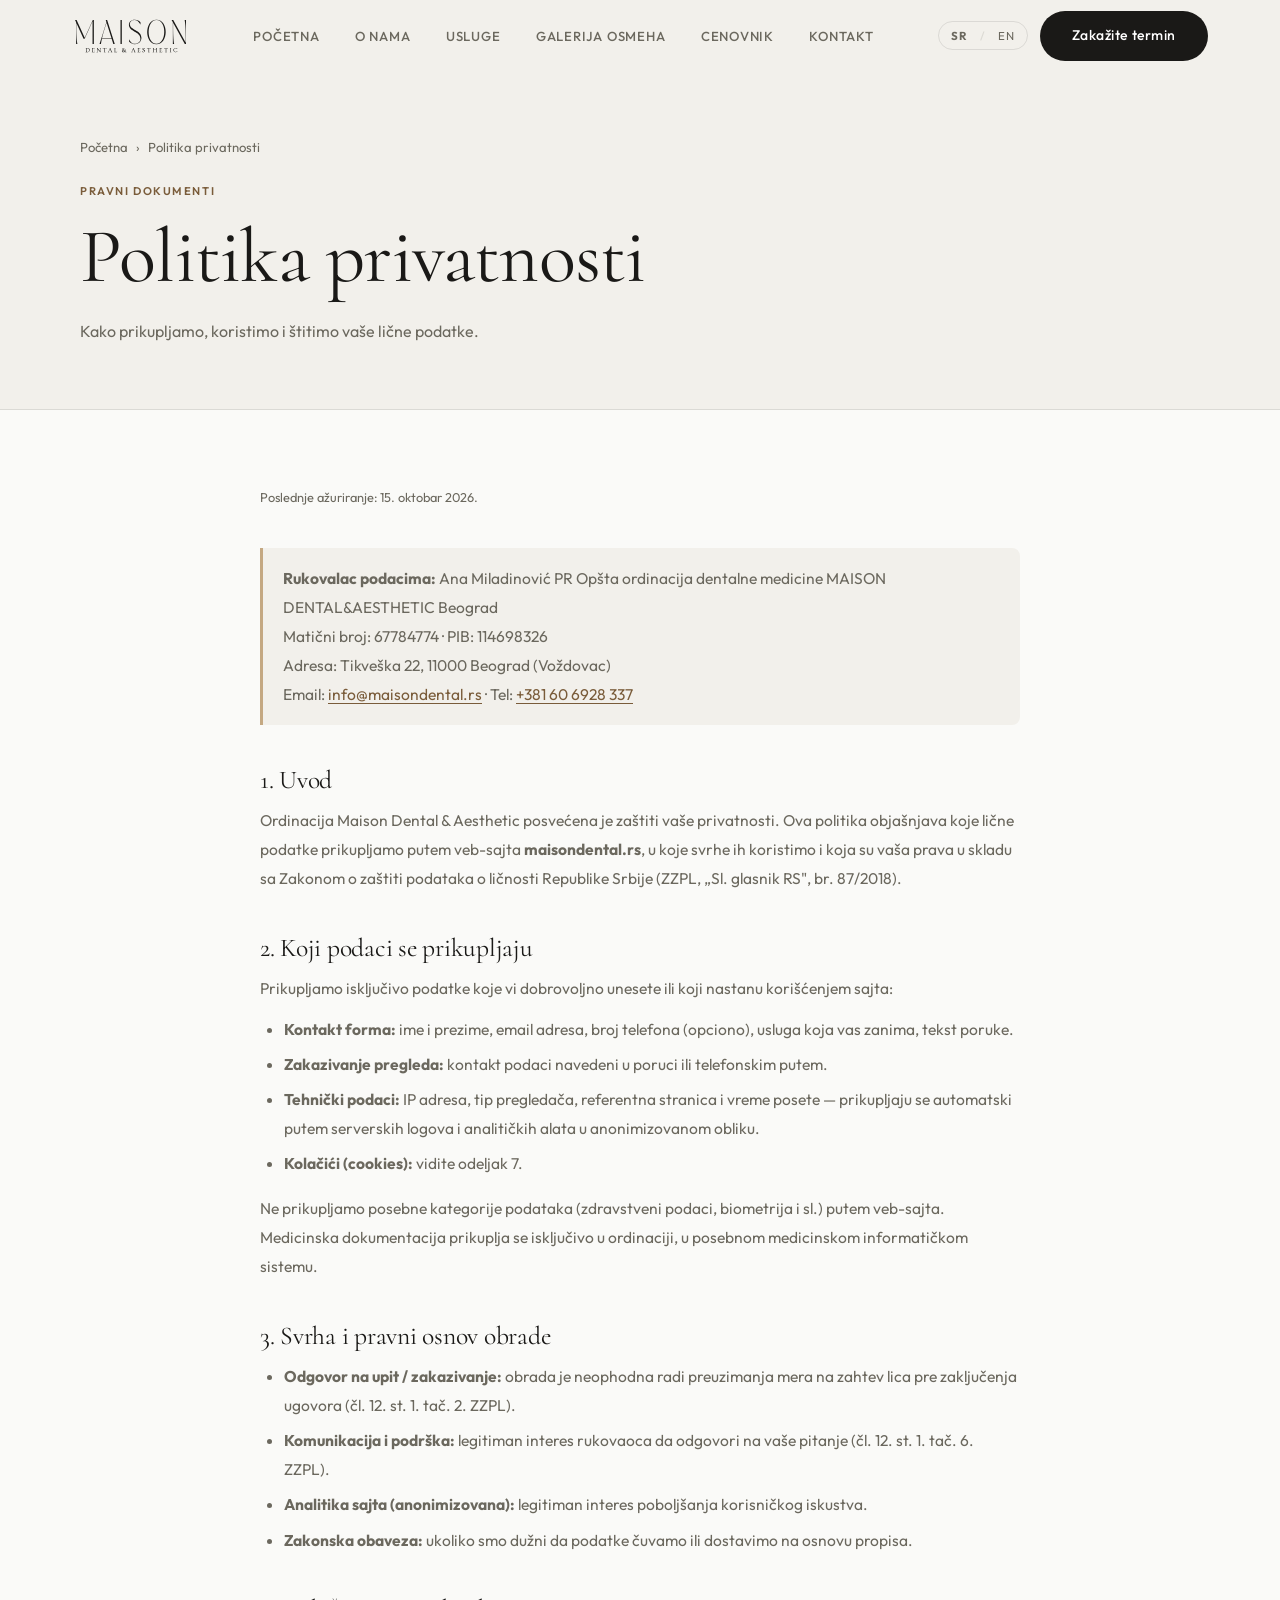
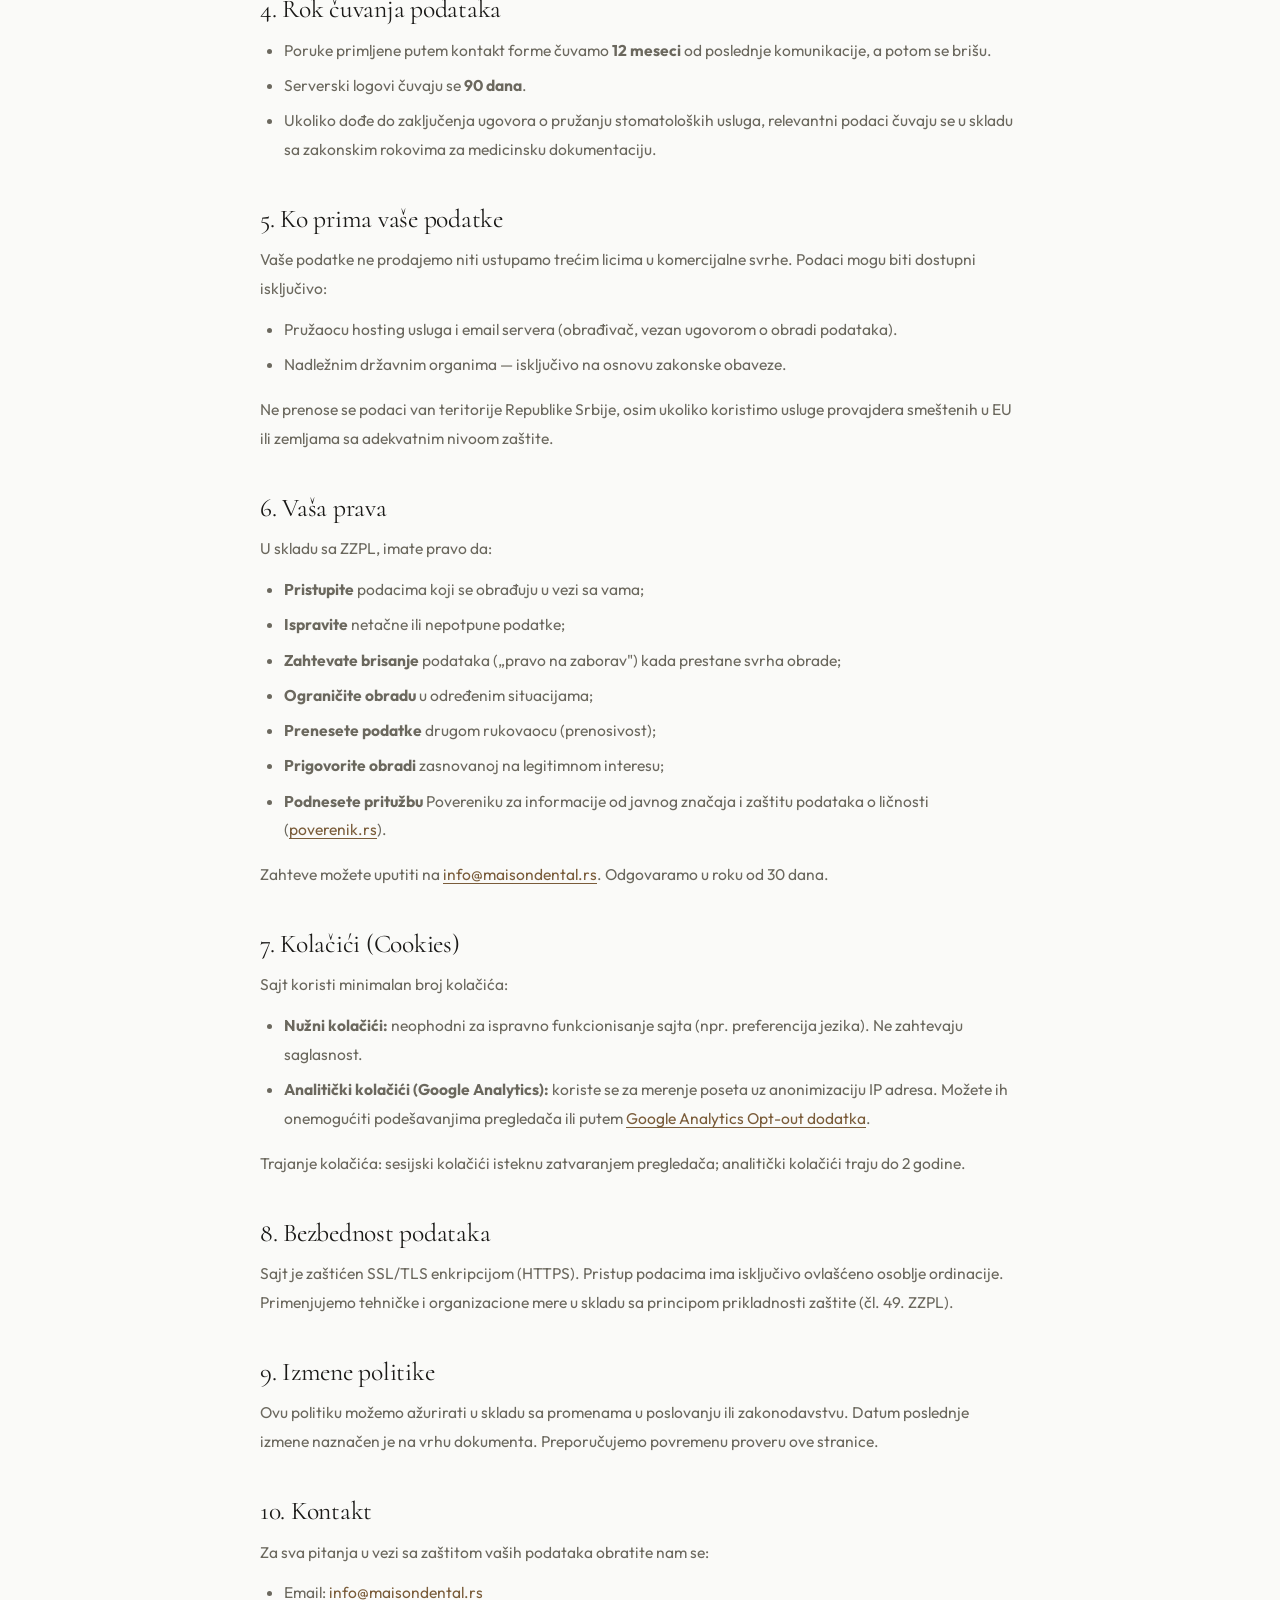
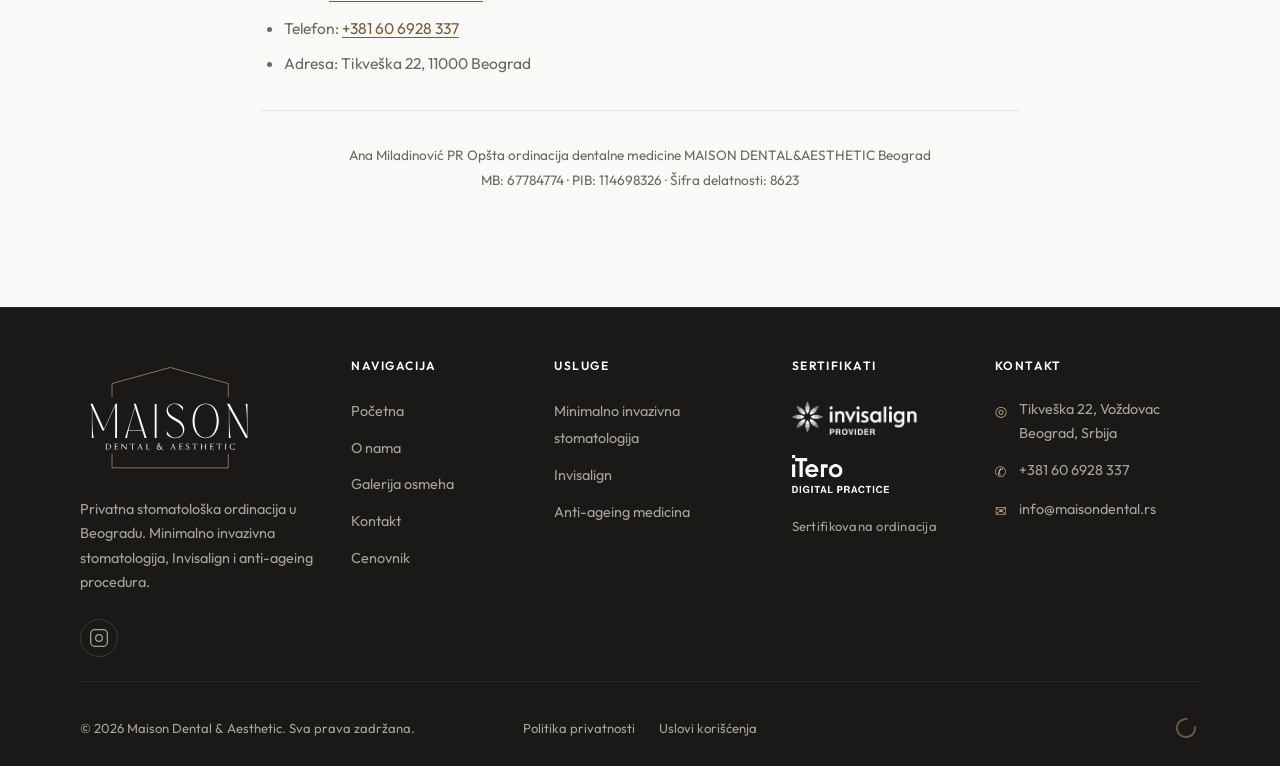
<file: politika-privatnosti.html>
<!DOCTYPE html>
<html lang="sr">
<head>
  <meta charset="UTF-8">
  <meta name="viewport" content="width=device-width, initial-scale=1.0">
  <title data-i18n="pp.title">Politika privatnosti | Maison Dental &amp; Aesthetic Beograd</title>
  <meta name="description" content="Politika privatnosti ordinacije Maison Dental &amp; Aesthetic — Ana Miladinović pr. Saznajte kako štitimo vaše lične podatke u skladu sa ZZPL." data-i18n-content="pp.meta.desc">
  <meta name="robots" content="noindex,follow">
  <link rel="canonical" href="https://maisondental.rs/politika-privatnosti.html">
  <link rel="alternate" hreflang="sr" href="https://maisondental.rs/politika-privatnosti.html">
  <link rel="alternate" hreflang="en" href="https://maisondental.rs/politika-privatnosti.html">
  <link rel="alternate" hreflang="x-default" href="https://maisondental.rs/politika-privatnosti.html">
  <link rel="icon" href="favicon.svg" type="image/svg+xml">
  <link rel="apple-touch-icon" href="favicon-180.png">
  <link rel="stylesheet" href="css/style.css">
  <style>
    .lang-toggle-btn { display:flex; align-items:center; gap:4px; font-size:0.72rem; font-weight:500; letter-spacing:0.08em; cursor:pointer; padding:4px 8px; border-radius:20px; border:1.5px solid var(--c-border); background:none; color:var(--c-ink-2); transition:border-color .2s; }
    .lang-toggle-btn:hover { border-color:var(--c-ink); }
    .lang-toggle-btn span { cursor:pointer; padding:2px 4px; border-radius:4px; transition:color .2s; }
    .lang-toggle-btn span:hover { color:var(--c-ink); }
    .lang-sep { color:var(--c-border); }

    .legal-body {
      max-width: 760px;
      margin: 0 auto;
      padding: clamp(3rem, 6vw, 5rem) 0 clamp(4rem, 8vw, 7rem);
    }
    .legal-body h2 {
      font-size: clamp(1.25rem, 2.5vw, 1.6rem);
      margin: 2.5rem 0 0.75rem;
      color: var(--c-ink);
    }
    .legal-body h2:first-child { margin-top: 0; }
    .legal-body p, .legal-body li {
      font-size: 0.975rem;
      color: var(--c-ink-2);
      line-height: 1.85;
      margin-bottom: 0.75rem;
    }
    .legal-body ul {
      list-style: disc;
      padding-left: 1.5rem;
      margin-bottom: 1rem;
    }
    .legal-body ul li { margin-bottom: 0.4rem; }
    .legal-body a { color: #7A5C3A; text-decoration: underline; text-underline-offset: 3px; }
    .legal-body a:hover { color: var(--c-ink); }
    .legal-box {
      background: var(--c-bg-alt);
      border-left: 3px solid var(--c-accent);
      border-radius: 0 8px 8px 0;
      padding: 1rem 1.25rem;
      margin: 1.5rem 0;
    }
    .legal-box p { margin-bottom: 0; }
    .legal-updated {
      font-size: 0.8rem;
      color: var(--c-ink-2);
      margin-bottom: 2.5rem;
      display: block;
    }
    hr.legal-divider {
      border: none;
      border-top: 1px solid var(--c-border);
      margin: 2rem 0;
    }
  </style>
</head>
<body>

  <nav class="nav" aria-label="Glavna navigacija">
    <div class="nav__inner">
      <!-- ========== HEADER: zameniti postojeci a.nav__logo ========== -->
<a class="nav__logo brand" href="index.html" aria-label="Maison Dental &amp; Aesthetic — početna">
  <svg class="brand__mark" viewBox="0 0 540 240" preserveAspectRatio="xMinYMid slice" aria-hidden="true" focusable="false">
    <g fill="currentColor">
      <g class="ml-g" style="--a:translate(69.16px,46.03px) rotate(-34.50deg) scale(0.08586);--b:translate(57.44px,157.86px) rotate(0.00deg) scale(0.64300);--d:0ms"><path transform="translate(-80.13 -375.55)" d="M 138.29 373.96 L 147.7 373.96 L 147.7 201.89 L 140.17 201.89 L 82.02 330.01 L 23.86 201.89 L 12.57 201.89 L 20.29 218.56 L 20.29 373.96 L 29.7 373.96 C 26.31 351.98 22.17 329.22 22.17 242.39 L 22.17 222.8 L 73.73 336.1 L 81.45 336.1 L 138.29 210.89 Z M 138.29 373.96 "/></g>
      <g class="ml-g" style="--a:translate(89.98px,35.41px) rotate(-19.54deg) scale(0.08586);--b:translate(162.24px,157.86px) rotate(0.00deg) scale(0.64300);--d:70ms"><path transform="translate(-243.11 -375.55)" d="M 206.22 333.45 C 211.3 312.01 219.02 284.48 230.12 249.27 L 238.97 221.48 L 274.35 333.45 Z M 297.69 373.96 L 243.11 201.89 L 232.76 201.89 L 237.84 218.3 L 188.53 373.96 L 198.88 373.96 C 199.82 364.69 201.89 352.25 205.66 336.1 L 275.29 336.1 L 287.34 373.96 Z M 297.69 373.96 "/></g>
      <g class="ml-g" style="--a:translate(107.46px,31.12px) rotate(-8.03deg) scale(0.08586);--b:translate(226.86px,157.86px) rotate(0.00deg) scale(0.64300);--d:112ms"><path transform="translate(-343.61 -375.55)" d="M 348.31 201.89 L 338.9 201.89 L 338.9 373.96 L 348.31 373.96 Z M 348.31 201.89 "/></g>
      <g class="ml-g" style="--a:translate(124.63px,30.36px) rotate(2.95deg) scale(0.08586);--b:translate(291.53px,157.86px) rotate(0.00deg) scale(0.64300);--d:154ms"><path transform="translate(-444.19 -375.55)" d="M 405.71 230.48 C 405.71 215.65 418.32 202.68 441.28 202.68 C 461.6 202.68 476.47 223.59 482.49 236.3 L 482.3 218.56 C 473.83 208.24 460.09 200.03 441.28 200.03 C 414.18 200.03 399.31 217.5 399.31 236.57 C 399.31 288.19 481.93 283.16 481.93 336.89 C 481.93 355.69 469.32 372.9 441.46 372.9 C 421.14 372.9 406.27 351.98 400.25 339.54 L 400.25 357.02 C 408.91 367.34 422.64 375.55 441.46 375.55 C 473.08 375.55 489.08 353.04 489.08 329.75 C 489.08 272.3 405.71 275.48 405.71 230.48 "/></g>
      <g class="ml-g" style="--a:translate(148.53px,34.90px) rotate(18.54deg) scale(0.08586);--b:translate(389.97px,157.86px) rotate(0.00deg) scale(0.64300);--d:224ms"><path transform="translate(-597.28 -375.55)" d="M 597.29 372.9 C 522.57 372.9 522.57 202.68 597.29 202.68 C 672 202.68 672 372.9 597.29 372.9 M 597.29 200.03 C 508.64 200.03 508.64 375.54 597.29 375.54 C 685.93 375.54 685.93 200.03 597.29 200.03 "/></g>
      <g class="ml-g" style="--a:translate(170.84px,46.03px) rotate(34.50deg) scale(0.08586);--b:translate(492.76px,157.86px) rotate(0.00deg) scale(0.64300);--d:294ms"><path transform="translate(-757.15 -375.55)" d="M 799.59 201.89 C 802.98 223.86 807.12 246.62 807.12 333.45 L 807.12 364.43 L 717.35 201.89 L 705.3 201.89 L 714.71 218.83 L 714.71 373.96 L 724.12 373.96 C 720.74 351.98 716.6 329.22 716.6 242.39 L 716.6 222.27 L 800.54 373.96 L 809 373.96 L 809 201.89 Z M 799.59 201.89 "/></g>
      <g class="ml-g" style="--a:translate(20.73px,86.30px) rotate(108.75deg) scale(0.49838);--b:translate(72.23px,195.04px) rotate(0.00deg) scale(0.64300);--d:14ms"><path transform="translate(-103.13 -433.38)" d="M 102.59 431.54 L 101.12 431.54 C 99.21 431.54 95.15 431.17 95.15 428.5 L 95.15 404.6 C 96.57 404.37 98.04 404.23 99.41 404.23 C 108.27 404.23 114.29 410.89 114.29 419.08 C 114.29 425.24 109.64 431.54 102.59 431.54 M 101.02 402.76 L 88.15 402.76 C 87.86 402.76 87.76 403.36 88.54 403.59 L 89.57 403.86 C 90.89 404.23 91.23 404.69 91.23 405.42 L 91.23 430.39 C 91.23 431.12 90.89 431.58 89.57 431.95 L 88.54 432.22 C 87.76 432.45 87.86 433.05 88.15 433.05 L 102.39 433.05 C 111.3 433.05 118.5 426.2 118.5 417.88 C 118.5 409.56 110.66 402.76 101.02 402.76 "/></g>
      <g class="ml-g" style="--a:translate(15.64px,110.13px) rotate(95.40deg) scale(0.49838);--b:translate(98.15px,195.04px) rotate(0.00deg) scale(0.64300);--d:28ms"><path transform="translate(-143.44 -433.38)" d="M 134.8 431.95 L 133.77 432.22 C 132.99 432.45 133.09 433.05 133.38 433.05 L 151.68 433.05 C 152.81 433.05 153.15 432.55 153.3 431.3 L 153.84 427.21 C 153.89 426.8 153.2 426.48 153 427.12 C 151.54 431.35 149.82 431.67 144.98 431.67 L 143.66 431.67 C 141.06 431.67 140.38 430.34 140.38 428.36 L 140.38 418.02 L 144.88 418.02 C 148.01 418.02 149.19 418.62 149.23 420 C 149.23 420.27 149.33 420.36 149.53 420.36 C 149.73 420.36 150.07 420.09 150.16 419.58 L 150.41 418.39 C 150.75 416.64 150.9 416 150.56 415.81 C 150.02 415.54 150.31 416.5 147.43 416.5 L 140.38 416.5 L 140.38 407.45 C 140.38 405.47 141.06 404.14 143.66 404.14 L 144.98 404.14 C 149.14 404.14 150.95 404.32 151 408.09 C 151 408.73 151.78 408.41 151.88 408 L 152.56 404.5 C 152.81 403.22 152.81 402.76 151.68 402.76 L 133.38 402.76 C 133.09 402.76 132.99 403.36 133.77 403.59 L 134.8 403.86 C 136.12 404.23 136.46 404.69 136.46 405.42 L 136.46 430.39 C 136.46 431.12 136.12 431.58 134.8 431.95 "/></g>
      <g class="ml-g" style="--a:translate(16.24px,134.93px) rotate(81.81deg) scale(0.49838);--b:translate(123.63px,195.04px) rotate(0.00deg) scale(0.64300);--d:42ms"><path transform="translate(-183.06 -433.38)" d="M 172.83 409.75 L 193.88 432.87 C 194.17 433.19 194.61 433.38 195 433.38 C 195.44 433.38 195.79 433.14 195.79 432.73 L 195.79 405.42 C 195.79 404.69 196.12 404.23 197.45 403.86 L 198.48 403.59 C 199.31 403.36 199.16 402.76 198.87 402.76 L 189.23 402.76 C 188.79 402.76 188.64 403.36 189.76 403.59 L 191.18 403.86 C 193.09 404.23 193.53 405.2 193.53 406.34 L 193.53 425.97 C 193.53 426.25 193.39 426.29 193.24 426.11 L 172.24 403.04 C 171.95 402.71 171.51 402.53 171.07 402.53 C 170.63 402.53 170.29 402.76 170.29 403.17 L 170.29 430.39 C 170.29 431.12 169.94 431.58 168.62 431.95 L 167.59 432.22 C 166.81 432.46 166.91 433.05 167.2 433.05 L 176.65 433.05 C 177.04 433.05 177.23 432.46 176.16 432.22 L 174.79 431.95 C 172.93 431.58 172.54 430.62 172.54 429.46 L 172.54 409.88 C 172.54 409.61 172.68 409.56 172.83 409.75 "/></g>
      <g class="ml-g" style="--a:translate(23.30px,160.48px) rotate(67.28deg) scale(0.49838);--b:translate(151.04px,195.04px) rotate(0.00deg) scale(0.64300);--d:56ms"><path transform="translate(-225.69 -433.38)" d="M 228.09 404.14 L 231.76 404.14 C 235.92 404.14 237.73 404.32 237.78 408.18 C 237.78 408.82 238.56 408.5 238.66 408.09 L 239.35 404.5 C 239.59 403.22 239.59 402.76 238.46 402.76 L 214 402.76 C 212.87 402.76 212.57 403.26 212.38 404.5 L 211.84 408.32 C 211.79 408.73 212.48 409.05 212.67 408.41 C 214.14 404.41 217.27 404.14 219.48 404.14 L 223.49 404.14 C 223.79 404.14 223.83 404.27 223.83 404.46 L 223.83 429.93 C 223.83 430.84 223.39 431.77 221.78 432.04 L 220.65 432.22 C 219.62 432.41 219.77 433.05 220.16 433.05 L 231.42 433.05 C 231.81 433.05 231.96 432.41 230.93 432.22 L 229.8 432.04 C 228.19 431.77 227.75 430.84 227.75 429.93 L 227.75 404.46 C 227.75 404.27 227.8 404.14 228.09 404.14 "/></g>
      <g class="ml-g" style="--a:translate(36.46px,183.33px) rotate(52.84deg) scale(0.49838);--b:translate(175.96px,195.04px) rotate(0.00deg) scale(0.64300);--d:84ms"><path transform="translate(-264.46 -433.38)" d="M 259.27 419.91 L 263.23 409.65 C 263.38 409.24 263.62 409.19 263.82 409.65 L 267.79 419.91 Z M 270.72 431.95 L 269.79 432.22 C 268.91 432.46 269.06 433.05 269.4 433.05 L 280.02 433.05 C 280.32 433.05 280.41 432.46 279.58 432.22 L 279.09 432.09 C 277.04 431.49 276.16 430.48 275.47 428.82 L 266.12 405.38 C 265.24 403.22 265 402.71 264.46 402.71 C 263.92 402.71 263.72 403.31 262.84 405.47 L 253.45 428.82 C 252.76 430.48 251.88 431.49 249.82 432.09 L 249.34 432.22 C 248.5 432.46 248.6 433.05 248.89 433.05 L 257.7 433.05 C 258 433.05 258.2 432.46 257.31 432.22 L 256.34 431.95 C 255.11 431.58 254.91 431.03 255.26 430.2 L 258.59 421.61 L 268.47 421.61 L 271.8 430.2 C 272.14 431.03 271.95 431.58 270.72 431.95 "/></g>
      <g class="ml-g" style="--a:translate(53.56px,201.09px) rotate(39.33deg) scale(0.49838);--b:translate(201.41px,195.04px) rotate(0.00deg) scale(0.64300);--d:98ms"><path transform="translate(-304.03 -433.38)" d="M 295.39 431.95 L 294.37 432.22 C 293.58 432.45 293.68 433.05 293.98 433.05 L 312.28 433.05 C 313.41 433.05 313.75 432.55 313.89 431.3 L 314.43 427.21 C 314.48 426.8 313.8 426.48 313.6 427.12 C 312.13 431.35 310.42 431.67 305.57 431.67 L 304.25 431.67 C 301.66 431.67 300.97 430.34 300.97 428.36 L 300.97 405.42 C 300.97 404.69 301.41 404.23 303.03 403.86 L 304.3 403.59 C 305.33 403.36 305.18 402.76 304.79 402.76 L 293.98 402.76 C 293.68 402.76 293.58 403.36 294.37 403.59 L 295.39 403.86 C 296.71 404.23 297.06 404.69 297.06 405.42 L 297.06 430.39 C 297.06 431.12 296.71 431.58 295.39 431.95 "/></g>
      <g class="ml-g" style="--a:translate(88.85px,220.09px) rotate(17.29deg) scale(0.49838);--b:translate(241.27px,195.04px) rotate(0.00deg) scale(0.64300);--d:126ms"><path transform="translate(-366.02 -433.38)" d="M 357.26 416.36 C 360.25 419.3 364.51 422.52 368.42 428.04 C 366.46 429.7 363.97 430.57 361.08 430.57 C 356.43 430.57 352.76 428.27 352.76 423.3 C 352.76 420.59 353.89 418.34 357.26 416.36 M 360 404.04 C 362.06 404.04 363.87 405.42 363.87 408.04 C 363.87 410.66 362.06 412.5 359.61 413.7 C 357.66 411.72 356.38 409.97 356.38 407.86 C 356.38 405.65 357.8 404.04 360 404.04 M 348.89 424.55 C 348.89 430.16 354.18 433.28 360.15 433.28 C 363.87 433.28 367.1 432.09 369.64 429.56 C 371.95 432.18 374.59 433.23 377.09 433.23 C 379.68 433.23 381.73 432.13 382.81 430.8 C 383.16 430.39 383.01 429.79 382.47 430.2 C 381.34 431.03 380.07 431.44 378.95 431.44 C 376.2 431.44 373.86 428.87 372.54 427.03 C 372.39 426.8 372.19 426.57 372.04 426.39 C 372.97 424.73 373.76 422.8 374.3 420.55 C 374.69 418.98 374.98 417.47 377.43 416.96 L 378.11 416.82 C 378.99 416.64 378.8 416 378.26 416 L 369.21 416 C 368.62 416 368.52 416.64 369.3 416.78 L 370.38 416.96 C 373.07 417.42 373.02 418.85 372.68 420.41 C 372.29 422.11 371.7 423.68 370.97 424.96 C 367.34 420.46 363.53 417.38 360.74 414.8 C 364.07 413.24 366.61 410.66 366.61 407.68 C 366.61 404.55 363.77 402.48 360.15 402.48 C 356.19 402.48 353.1 405.01 353.25 409.15 C 353.35 411.49 354.43 413.38 356.14 415.21 C 351.93 417.38 348.89 420.27 348.89 424.55 "/></g>
      <g class="ml-g" style="--a:translate(131.42px,224.21px) rotate(-6.25deg) scale(0.49838);--b:translate(283.41px,195.04px) rotate(0.00deg) scale(0.64300);--d:140ms"><path transform="translate(-431.56 -433.38)" d="M 426.38 419.91 L 430.34 409.65 C 430.49 409.24 430.73 409.19 430.93 409.65 L 434.89 419.91 Z M 437.83 431.95 L 436.9 432.22 C 436.02 432.46 436.16 433.05 436.51 433.05 L 447.13 433.05 C 447.42 433.05 447.52 432.46 446.69 432.22 L 446.2 432.09 C 444.14 431.49 443.26 430.48 442.58 428.82 L 433.23 405.38 C 432.35 403.22 432.1 402.71 431.57 402.71 C 431.03 402.71 430.83 403.31 429.95 405.47 L 420.55 428.82 C 419.87 430.48 418.99 431.49 416.93 432.09 L 416.44 432.22 C 415.61 432.46 415.71 433.05 416 433.05 L 424.81 433.05 C 425.11 433.05 425.3 432.46 424.42 432.22 L 423.44 431.95 C 422.21 431.58 422.02 431.03 422.36 430.2 L 425.69 421.61 L 435.58 421.61 L 438.91 430.2 C 439.25 431.03 439.05 431.58 437.83 431.95 "/></g>
      <g class="ml-g" style="--a:translate(155.44px,218.66px) rotate(-19.76deg) scale(0.49838);--b:translate(308.86px,195.04px) rotate(0.00deg) scale(0.64300);--d:168ms"><path transform="translate(-471.14 -433.38)" d="M 462.5 431.95 L 461.47 432.22 C 460.69 432.45 460.79 433.05 461.08 433.05 L 479.39 433.05 C 480.51 433.05 480.86 432.55 481 431.3 L 481.54 427.21 C 481.59 426.8 480.9 426.48 480.71 427.12 C 479.24 431.35 477.53 431.67 472.68 431.67 L 471.36 431.67 C 468.77 431.67 468.08 430.34 468.08 428.36 L 468.08 418.02 L 472.58 418.02 C 475.71 418.02 476.89 418.62 476.94 420 C 476.94 420.27 477.04 420.36 477.23 420.36 C 477.43 420.36 477.77 420.09 477.87 419.58 L 478.11 418.39 C 478.46 416.64 478.6 416 478.26 415.81 C 477.72 415.54 478.02 416.5 475.13 416.5 L 468.08 416.5 L 468.08 407.45 C 468.08 405.47 468.77 404.14 471.36 404.14 L 472.68 404.14 C 476.84 404.14 478.65 404.32 478.7 408.09 C 478.7 408.73 479.48 408.41 479.58 408 L 480.27 404.5 C 480.51 403.22 480.51 402.76 479.39 402.76 L 461.08 402.76 C 460.79 402.76 460.69 403.36 461.47 403.59 L 462.5 403.86 C 463.82 404.23 464.16 404.69 464.16 405.42 L 464.16 430.39 C 464.16 431.12 463.82 431.58 462.5 431.95 "/></g>
      <g class="ml-g" style="--a:translate(174.94px,209.28px) rotate(-31.61deg) scale(0.49838);--b:translate(330.67px,195.04px) rotate(0.00deg) scale(0.64300);--d:182ms"><path transform="translate(-505.06 -433.38)" d="M 497.25 424.59 C 497.06 424.59 496.81 424.68 496.76 424.91 L 495.3 430.34 C 495.2 430.52 495.25 430.8 495.49 430.94 C 498.28 432.5 501.61 433.38 504.69 433.38 C 511.25 433.38 514.92 429.51 514.92 425.01 C 514.92 415.95 500.09 415.72 500.09 408.37 C 500.09 405.75 501.95 404 504.84 404 C 507.34 404 510.66 405.29 511.84 410.07 C 511.94 410.53 512.52 410.25 512.57 409.93 L 513.06 404 C 513.11 403.81 513.01 403.72 512.72 403.72 C 512.43 403.72 511.94 403.81 511.15 403.81 C 510.47 403.81 508.56 402.48 505.23 402.48 C 499.89 402.48 496.52 405.98 496.52 409.88 C 496.52 418.07 511.35 419.08 511.35 426.71 C 511.35 429.79 508.95 431.86 505.04 431.86 C 501.71 431.86 497.35 430.34 497.84 425.05 C 497.89 424.78 497.55 424.59 497.25 424.59 "/></g>
      <g class="ml-g" style="--a:translate(193.34px,194.90px) rotate(-44.40deg) scale(0.49838);--b:translate(354.60px,195.04px) rotate(0.00deg) scale(0.64300);--d:196ms"><path transform="translate(-542.28 -433.38)" d="M 544.68 404.14 L 548.35 404.14 C 552.51 404.14 554.32 404.32 554.37 408.18 C 554.37 408.82 555.16 408.5 555.25 408.09 L 555.94 404.5 C 556.18 403.22 556.18 402.76 555.06 402.76 L 530.59 402.76 C 529.46 402.76 529.17 403.26 528.97 404.5 L 528.43 408.32 C 528.38 408.73 529.07 409.05 529.27 408.41 C 530.73 404.41 533.87 404.14 536.07 404.14 L 540.08 404.14 C 540.38 404.14 540.43 404.27 540.43 404.46 L 540.43 429.93 C 540.43 430.84 539.98 431.77 538.37 432.04 L 537.24 432.22 C 536.21 432.41 536.36 433.05 536.75 433.05 L 548.01 433.05 C 548.4 433.05 548.55 432.41 547.52 432.22 L 546.39 432.04 C 544.78 431.77 544.34 430.84 544.34 429.93 L 544.34 404.46 C 544.34 404.27 544.39 404.14 544.68 404.14 "/></g>
      <g class="ml-g" style="--a:translate(209.85px,174.01px) rotate(-58.99deg) scale(0.49838);--b:translate(382.93px,195.04px) rotate(0.00deg) scale(0.64300);--d:210ms"><path transform="translate(-586.34 -433.38)" d="M 600.97 403.86 L 602 403.59 C 602.83 403.36 602.68 402.76 602.39 402.76 L 592.31 402.76 C 592.01 402.76 591.91 403.36 592.7 403.59 L 593.73 403.86 C 595.05 404.23 595.39 404.69 595.39 405.42 L 595.39 416 L 577.23 416 L 577.23 405.42 C 577.23 404.69 577.57 404.23 578.9 403.86 L 579.93 403.59 C 580.76 403.36 580.61 402.76 580.32 402.76 L 570.23 402.76 C 569.94 402.76 569.84 403.36 570.62 403.59 L 571.65 403.86 C 572.98 404.23 573.32 404.69 573.32 405.42 L 573.32 430.39 C 573.32 431.12 572.98 431.58 571.65 431.95 L 570.62 432.23 C 569.84 432.45 569.94 433.05 570.23 433.05 L 580.32 433.05 C 580.61 433.05 580.76 432.45 579.93 432.23 L 578.9 431.95 C 577.57 431.58 577.23 431.12 577.23 430.39 L 577.23 417.79 L 595.39 417.79 L 595.39 430.39 C 595.39 431.12 595.05 431.58 593.73 431.95 L 592.7 432.23 C 591.91 432.45 592.01 433.05 592.31 433.05 L 602.39 433.05 C 602.68 433.05 602.83 432.45 602 432.23 L 600.97 431.95 C 599.65 431.58 599.3 431.12 599.3 430.39 L 599.3 405.42 C 599.3 404.69 599.65 404.23 600.97 403.86 "/></g>
      <g class="ml-g" style="--a:translate(220.06px,151.27px) rotate(-72.65deg) scale(0.49838);--b:translate(409.79px,195.04px) rotate(0.00deg) scale(0.64300);--d:238ms"><path transform="translate(-628.11 -433.38)" d="M 619.47 431.95 L 618.45 432.22 C 617.66 432.45 617.76 433.05 618.05 433.05 L 636.36 433.05 C 637.48 433.05 637.83 432.55 637.98 431.3 L 638.52 427.21 C 638.56 426.8 637.88 426.48 637.68 427.12 C 636.21 431.35 634.5 431.67 629.66 431.67 L 628.33 431.67 C 625.74 431.67 625.05 430.34 625.05 428.36 L 625.05 418.02 L 629.55 418.02 C 632.69 418.02 633.86 418.62 633.91 420 C 633.91 420.27 634.01 420.36 634.21 420.36 C 634.4 420.36 634.75 420.09 634.84 419.58 L 635.09 418.39 C 635.43 416.64 635.58 416 635.23 415.81 C 634.7 415.54 634.99 416.5 632.1 416.5 L 625.05 416.5 L 625.05 407.45 C 625.05 405.47 625.74 404.14 628.33 404.14 L 629.66 404.14 C 633.82 404.14 635.62 404.32 635.68 408.09 C 635.68 408.73 636.46 408.41 636.55 408 L 637.24 404.5 C 637.48 403.22 637.48 402.76 636.36 402.76 L 618.05 402.76 C 617.76 402.76 617.66 403.36 618.45 403.59 L 619.47 403.86 C 620.8 404.23 621.14 404.69 621.14 405.42 L 621.14 430.39 C 621.14 431.12 620.8 431.58 619.47 431.95 "/></g>
      <g class="ml-g" style="--a:translate(224.52px,128.05px) rotate(-85.59deg) scale(0.49838);--b:translate(433.85px,195.04px) rotate(0.00deg) scale(0.64300);--d:252ms"><path transform="translate(-665.53 -433.38)" d="M 667.93 404.14 L 671.6 404.14 C 675.76 404.14 677.57 404.32 677.62 408.18 C 677.62 408.82 678.41 408.5 678.5 408.09 L 679.19 404.5 C 679.43 403.22 679.43 402.76 678.31 402.76 L 653.84 402.76 C 652.71 402.76 652.42 403.26 652.22 404.5 L 651.68 408.32 C 651.63 408.73 652.32 409.05 652.52 408.41 C 653.98 404.41 657.11 404.14 659.32 404.14 L 663.33 404.14 C 663.62 404.14 663.67 404.27 663.67 404.46 L 663.67 429.93 C 663.67 430.84 663.23 431.77 661.62 432.04 L 660.49 432.22 C 659.46 432.41 659.61 433.05 660 433.05 L 671.26 433.05 C 671.65 433.05 671.8 432.41 670.77 432.22 L 669.64 432.04 C 668.03 431.77 667.59 430.84 667.59 429.93 L 667.59 404.46 C 667.59 404.27 667.64 404.14 667.93 404.14 "/></g>
      <g class="ml-g" style="--a:translate(224.01px,106.89px) rotate(-97.18deg) scale(0.49838);--b:translate(455.08px,195.04px) rotate(0.00deg) scale(0.64300);--d:266ms"><path transform="translate(-698.55 -433.38)" d="M 702.14 403.86 L 703.18 403.59 C 704 403.36 703.86 402.76 703.57 402.76 L 693.48 402.76 C 693.19 402.76 693.09 403.36 693.88 403.59 L 694.9 403.86 C 696.22 404.23 696.57 404.69 696.57 405.42 L 696.57 430.39 C 696.57 431.12 696.22 431.58 694.9 431.95 L 693.88 432.23 C 693.09 432.45 693.19 433.05 693.48 433.05 L 703.57 433.05 C 703.86 433.05 704 432.45 703.18 432.23 L 702.14 431.95 C 700.82 431.58 700.48 431.12 700.48 430.39 L 700.48 405.42 C 700.48 404.69 700.82 404.23 702.14 403.86 "/></g>
      <g class="ml-g" style="--a:translate(219.27px,86.30px) rotate(-108.75deg) scale(0.49838);--b:translate(476.77px,195.04px) rotate(0.00deg) scale(0.64300);--d:280ms"><path transform="translate(-732.28 -433.38)" d="M 745.71 403.72 C 745.41 403.72 744.93 403.82 744.09 403.82 C 743.16 403.82 740.67 402.48 735.68 402.48 C 725.45 402.48 718.45 409.38 718.45 417.84 C 718.45 426.34 725.49 433.23 735.14 433.23 C 739.25 433.23 742.57 431.77 743.6 431.77 C 744.29 431.77 744.63 431.86 744.88 431.86 C 745.17 431.86 745.27 431.67 745.32 431.35 L 746.05 425.33 C 746.1 425.01 745.51 424.73 745.36 425.19 C 743.6 429.88 740.23 431.72 736.31 431.72 C 727.6 431.72 722.61 425.24 722.61 417.52 C 722.61 409.52 728.33 404 735.87 404 C 739.79 404 743.9 405.52 744.83 410.07 C 744.93 410.53 745.51 410.25 745.56 409.93 L 746.05 404 C 746.1 403.82 746 403.72 745.71 403.72 "/></g>
    </g>
  </svg>
</a>
      <ul class="nav__links" role="list">
        <li><a href="index.html" data-i18n="nav.home">Početna</a></li>
        <li><a href="o-nama.html" data-i18n="nav.about">O nama</a></li>
        <li class="nav__dropdown">
          <a href="#" aria-haspopup="true" data-i18n="nav.services">Usluge</a>
          <ul class="nav__dropdown-menu" role="list">
            <li><a href="usluge/stomatologija.html" data-i18n="nav.services.stom">Minimalno invazivna stomatologija</a></li>
            <li><a href="usluge/invisalign.html" data-i18n="nav.services.inv">Invisalign</a></li>
            <li><a href="usluge/anti-ageing.html" data-i18n="nav.services.anti">Anti-ageing &amp; estetska medicina</a></li>
          </ul>
        </li>
        <li><a href="galerija.html" data-i18n="nav.gallery">Galerija osmeha</a></li>
        <li><a href="cenovnik.html" data-i18n="nav.prices">Cenovnik</a></li>
        <li><a href="kontakt.html" data-i18n="nav.contact">Kontakt</a></li>
      </ul>
      <div style="display:flex;align-items:center;gap:0.75rem">
        <button class="lang-toggle-btn" aria-label="Promeni jezik">
          <span data-lang-sr>SR</span><span class="lang-sep">/</span><span data-lang-en>EN</span>
        </button>
        <a href="https://booking.dentify.io/maison-dental/" class="btn btn--dark nav__cta" target="_blank" rel="noopener" data-i18n="btn.book">Zakažite termin</a>
      </div>
      <button class="nav__burger" aria-label="Otvori meni" aria-expanded="false" aria-controls="mobile-menu">
        <span></span><span></span><span></span>
      </button>
    </div>
  </nav>

  <nav class="nav__mobile" id="mobile-menu" aria-label="Mobilna navigacija">
    <a href="index.html" data-i18n="nav.home">Početna</a>
    <a href="o-nama.html" data-i18n="nav.about">O nama</a>
    <div class="mobile-sub">
      <a href="usluge/stomatologija.html" data-i18n="nav.services.stom">Minimalno invazivna stomatologija</a>
      <a href="usluge/invisalign.html" data-i18n="nav.services.inv">Invisalign</a>
      <a href="usluge/anti-ageing.html" data-i18n="nav.services.anti">Anti-ageing &amp; estetska medicina</a>
    </div>
    <a href="galerija.html" data-i18n="nav.gallery">Galerija osmeha</a>
    <a href="cenovnik.html" data-i18n="nav.prices">Cenovnik</a>
    <a href="kontakt.html" data-i18n="nav.contact">Kontakt</a>
    <a href="https://booking.dentify.io/maison-dental/" class="btn btn--dark" target="_blank" rel="noopener" data-i18n="btn.book">Zakažite termin</a>
  </nav>

  <main>
    <div class="page-hero">
      <div class="container">
        <nav class="breadcrumb" aria-label="Breadcrumb">
          <a href="index.html" data-i18n="bc.home">Početna</a>
          <span aria-hidden="true">›</span>
          <span data-i18n="pp.bc">Politika privatnosti</span>
        </nav>
        <p class="eyebrow" data-i18n="legal.eyebrow">Pravni dokumenti</p>
        <h1 data-i18n="pp.h1">Politika privatnosti</h1>
        <p data-i18n="pp.hero.p">Kako prikupljamo, koristimo i štitimo vaše lične podatke.</p>
      </div>
    </div>

    <div class="container">
      <div class="legal-body">
        <span class="legal-updated" data-i18n="pp.updated">Poslednje ažuriranje: 15. oktobar 2026.</span>

        <div class="legal-box">
          <p data-i18n-html="pp.box"><strong>Rukovalac podacima:</strong> Ana Miladinović PR Opšta ordinacija dentalne medicine MAISON DENTAL&amp;AESTHETIC Beograd<br>
          Matični broj: 67784774 · PIB: 114698326<br>
          Adresa: Tikveška 22, 11000 Beograd (Voždovac)<br>
          Email: <a href="mailto:info@maisondental.rs">info@maisondental.rs</a> · Tel: <a href="tel:+381606928337">+381 60 6928 337</a></p>
        </div>

        <h2 data-i18n="pp.h2.1">1. Uvod</h2>
        <p data-i18n-html="pp.s1.p1">Ordinacija Maison Dental &amp; Aesthetic posvećena je zaštiti vaše privatnosti. Ova politika objašnjava koje lične podatke prikupljamo putem veb-sajta <strong>maisondental.rs</strong>, u koje svrhe ih koristimo i koja su vaša prava u skladu sa Zakonom o zaštiti podataka o ličnosti Republike Srbije (ZZPL, „Sl. glasnik RS", br. 87/2018).</p>

        <h2 data-i18n="pp.h2.2">2. Koji podaci se prikupljaju</h2>
        <p data-i18n="pp.s2.p1">Prikupljamo isključivo podatke koje vi dobrovoljno unesete ili koji nastanu korišćenjem sajta:</p>
        <ul>
          <li data-i18n-html="pp.s2.li1"><strong>Kontakt forma:</strong> ime i prezime, email adresa, broj telefona (opciono), usluga koja vas zanima, tekst poruke.</li>
          <li data-i18n-html="pp.s2.li2"><strong>Zakazivanje pregleda:</strong> kontakt podaci navedeni u poruci ili telefonskim putem.</li>
          <li data-i18n-html="pp.s2.li3"><strong>Tehnički podaci:</strong> IP adresa, tip pregledača, referentna stranica i vreme posete — prikupljaju se automatski putem serverskih logova i analitičkih alata u anonimizovanom obliku.</li>
          <li data-i18n-html="pp.s2.li4"><strong>Kolačići (cookies):</strong> vidite odeljak 7.</li>
        </ul>
        <p data-i18n="pp.s2.p2">Ne prikupljamo posebne kategorije podataka (zdravstveni podaci, biometrija i sl.) putem veb-sajta. Medicinska dokumentacija prikuplja se isključivo u ordinaciji, u posebnom medicinskom informatičkom sistemu.</p>

        <h2 data-i18n="pp.h2.3">3. Svrha i pravni osnov obrade</h2>
        <ul>
          <li data-i18n-html="pp.s3.li1"><strong>Odgovor na upit / zakazivanje:</strong> obrada je neophodna radi preuzimanja mera na zahtev lica pre zaključenja ugovora (čl. 12. st. 1. tač. 2. ZZPL).</li>
          <li data-i18n-html="pp.s3.li2"><strong>Komunikacija i podrška:</strong> legitiman interes rukovaoca da odgovori na vaše pitanje (čl. 12. st. 1. tač. 6. ZZPL).</li>
          <li data-i18n-html="pp.s3.li3"><strong>Analitika sajta (anonimizovana):</strong> legitiman interes poboljšanja korisničkog iskustva.</li>
          <li data-i18n-html="pp.s3.li4"><strong>Zakonska obaveza:</strong> ukoliko smo dužni da podatke čuvamo ili dostavimo na osnovu propisa.</li>
        </ul>

        <h2 data-i18n="pp.h2.4">4. Rok čuvanja podataka</h2>
        <ul>
          <li data-i18n-html="pp.s4.li1">Poruke primljene putem kontakt forme čuvamo <strong>12 meseci</strong> od poslednje komunikacije, a potom se brišu.</li>
          <li data-i18n-html="pp.s4.li2">Serverski logovi čuvaju se <strong>90 dana</strong>.</li>
          <li data-i18n="pp.s4.li3">Ukoliko dođe do zaključenja ugovora o pružanju stomatoloških usluga, relevantni podaci čuvaju se u skladu sa zakonskim rokovima za medicinsku dokumentaciju.</li>
        </ul>

        <h2 data-i18n="pp.h2.5">5. Ko prima vaše podatke</h2>
        <p data-i18n="pp.s5.p1">Vaše podatke ne prodajemo niti ustupamo trećim licima u komercijalne svrhe. Podaci mogu biti dostupni isključivo:</p>
        <ul>
          <li data-i18n="pp.s5.li1">Pružaocu hosting usluga i email servera (obrađivač, vezan ugovorom o obradi podataka).</li>
          <li data-i18n="pp.s5.li2">Nadležnim državnim organima — isključivo na osnovu zakonske obaveze.</li>
        </ul>
        <p data-i18n="pp.s5.p2">Ne prenose se podaci van teritorije Republike Srbije, osim ukoliko koristimo usluge provajdera smeštenih u EU ili zemljama sa adekvatnim nivoom zaštite.</p>

        <h2 data-i18n="pp.h2.6">6. Vaša prava</h2>
        <p data-i18n="pp.s6.p1">U skladu sa ZZPL, imate pravo da:</p>
        <ul>
          <li data-i18n-html="pp.s6.li1"><strong>Pristupite</strong> podacima koji se obrađuju u vezi sa vama;</li>
          <li data-i18n-html="pp.s6.li2"><strong>Ispravite</strong> netačne ili nepotpune podatke;</li>
          <li data-i18n-html="pp.s6.li3"><strong>Zahtevate brisanje</strong> podataka („pravo na zaborav") kada prestane svrha obrade;</li>
          <li data-i18n-html="pp.s6.li4"><strong>Ograničite obradu</strong> u određenim situacijama;</li>
          <li data-i18n-html="pp.s6.li5"><strong>Prenesete podatke</strong> drugom rukovaocu (prenosivost);</li>
          <li data-i18n-html="pp.s6.li6"><strong>Prigovorite obradi</strong> zasnovanoj na legitimnom interesu;</li>
          <li data-i18n-html="pp.s6.li7"><strong>Podnesete pritužbu</strong> Povereniku za informacije od javnog značaja i zaštitu podataka o ličnosti (<a href="https://www.poverenik.rs" target="_blank" rel="noopener">poverenik.rs</a>).</li>
        </ul>
        <p data-i18n-html="pp.s6.p2">Zahteve možete uputiti na <a href="mailto:info@maisondental.rs">info@maisondental.rs</a>. Odgovaramo u roku od 30 dana.</p>

        <h2 data-i18n="pp.h2.7">7. Kolačići (Cookies)</h2>
        <p data-i18n="pp.s7.p1">Sajt koristi minimalan broj kolačića:</p>
        <ul>
          <li data-i18n-html="pp.s7.li1"><strong>Nužni kolačići:</strong> neophodni za ispravno funkcionisanje sajta (npr. preferencija jezika). Ne zahtevaju saglasnost.</li>
          <li data-i18n-html="pp.s7.li2"><strong>Analitički kolačići (Google Analytics):</strong> koriste se za merenje poseta uz anonimizaciju IP adresa. Možete ih onemogućiti podešavanjima pregledača ili putem <a href="https://tools.google.com/dlpage/gaoptout" target="_blank" rel="noopener">Google Analytics Opt-out dodatka</a>.</li>
        </ul>
        <p data-i18n="pp.s7.p2">Trajanje kolačića: sesijski kolačići isteknu zatvaranjem pregledača; analitički kolačići traju do 2 godine.</p>

        <h2 data-i18n="pp.h2.8">8. Bezbednost podataka</h2>
        <p data-i18n-html="pp.s8.p1">Sajt je zaštićen SSL/TLS enkripcijom (HTTPS). Pristup podacima ima isključivo ovlašćeno osoblje ordinacije. Primenjujemo tehničke i organizacione mere u skladu sa principom prikladnosti zaštite (čl. 49. ZZPL).</p>

        <h2 data-i18n="pp.h2.9">9. Izmene politike</h2>
        <p data-i18n="pp.s9.p1">Ovu politiku možemo ažurirati u skladu sa promenama u poslovanju ili zakonodavstvu. Datum poslednje izmene naznačen je na vrhu dokumenta. Preporučujemo povremenu proveru ove stranice.</p>

        <h2 data-i18n="pp.h2.10">10. Kontakt</h2>
        <p data-i18n="pp.s10.p1">Za sva pitanja u vezi sa zaštitom vaših podataka obratite nam se:</p>
        <ul>
          <li data-i18n-html="pp.s10.li1">Email: <a href="mailto:info@maisondental.rs">info@maisondental.rs</a></li>
          <li data-i18n-html="pp.s10.li2">Telefon: <a href="tel:+381606928337">+381 60 6928 337</a></li>
          <li data-i18n="pp.s10.li3">Adresa: Tikveška 22, 11000 Beograd</li>
        </ul>

        <hr class="legal-divider">
        <p style="font-size:0.85rem;color:var(--c-ink-2);text-align:center" data-i18n-html="legal.sign">
          Ana Miladinović PR Opšta ordinacija dentalne medicine MAISON DENTAL&amp;AESTHETIC Beograd<br>
          MB: 67784774 · PIB: 114698326 · Šifra delatnosti: 8623
        </p>
      </div>
    </div>
  </main>

  <footer class="footer">
    <div class="container">
      <div class="footer__grid">
        <div>
          <div class="footer__logo">
            <img src="images/maisondental-logo-dark.svg" alt="Maison Dental &amp; Aesthetic" height="36" loading="lazy">
          </div>
          <p class="footer__desc" data-i18n="footer.desc">Privatna stomatološka ordinacija u Beogradu. Minimalno invazivna stomatologija, Invisalign i anti-ageing procedura.</p>
          <div class="footer__social">
            <a href="https://www.instagram.com/smile_by_dr_ana/" class="footer__social-link" target="_blank" rel="noopener" aria-label="Instagram"><svg xmlns="http://www.w3.org/2000/svg" width="20" height="20" viewBox="0 0 24 24" fill="none" stroke="currentColor" stroke-width="1.5" stroke-linecap="round" stroke-linejoin="round" aria-hidden="true"><rect x="2" y="2" width="20" height="20" rx="5" ry="5"/><circle cx="12" cy="12" r="4"/><circle cx="17.5" cy="6.5" r="0.5" fill="currentColor" stroke="none"/></svg></a>
          </div>
        </div>
        <div>
          <div class="footer__heading" data-i18n="footer.nav">Navigacija</div>
          <ul class="footer__links">
            <li><a href="index.html" data-i18n="nav.home">Početna</a></li>
            <li><a href="o-nama.html" data-i18n="nav.about">O nama</a></li>
            <li><a href="galerija.html" data-i18n="nav.gallery">Galerija osmeha</a></li>
            <li><a href="kontakt.html" data-i18n="nav.contact">Kontakt</a></li>
            <li><a href="cenovnik.html" data-i18n="nav.prices">Cenovnik</a></li>
          </ul>
        </div>
        <div>
          <div class="footer__heading" data-i18n="footer.services">Usluge</div>
          <ul class="footer__links">
            <li><a href="usluge/stomatologija.html" data-i18n="nav.services.stom">Minimalno invazivna stomatologija</a></li>
            <li><a href="usluge/invisalign.html" data-i18n="nav.services.inv">Invisalign</a></li>
            <li><a href="usluge/anti-ageing.html" data-i18n="footer.services.anti">Anti-ageing medicina</a></li>
          </ul>
        </div>
        <div>
          <div class="footer__heading" data-i18n="footer.sertifikati">Sertifikati</div>
          <a class="cert-badge" href="usluge/invisalign.html" aria-label="Sertifikovani Invisalign provajder">
            <img src="images/sertifikati/invisalign-provider-white.png" alt="Invisalign Provider" width="150" height="62" loading="lazy" decoding="async">
          </a>
          <a class="cert-badge" href="usluge/invisalign.html" aria-label="iTero Digital Practice" style="margin-top:0.75rem">
            <img src="images/sertifikati/itero-digital-practice-white.png" alt="iTero Digital Practice" width="150" height="62" loading="lazy" decoding="async">
          </a>
          <p class="cert-note" data-i18n="footer.cert.note">Sertifikovana ordinacija</p>
        </div>
        <div>
          <div class="footer__heading" data-i18n="footer.contact">Kontakt</div>
          <div class="footer__contact-item">
            <span class="footer__contact-icon" aria-hidden="true">◎</span>
            <span>Tikveška 22, Voždovac<br>Beograd, Srbija</span>
          </div>
          <div class="footer__contact-item">
            <span class="footer__contact-icon" aria-hidden="true">✆</span>
            <a href="tel:+381606928337">+381 60 6928 337</a>
          </div>
          <div class="footer__contact-item">
            <span class="footer__contact-icon" aria-hidden="true">✉</span>
            <a href="mailto:info@maisondental.rs">info@maisondental.rs</a>
          </div>
        </div>
      </div>
      <div class="footer__bottom">
        <span data-i18n="footer.rights">© 2026 Maison Dental &amp; Aesthetic. Sva prava zadržana.</span>
        <nav aria-label="Pravni dokumenti" class="footer__legal-links">
          <a href="politika-privatnosti.html" data-i18n="footer.legal.pp">Politika privatnosti</a>
          <a href="uslovi-koriscenja.html" data-i18n="footer.legal.uk">Uslovi korišćenja</a>
        </nav>
        <div class="footer-rondo" id="footer-rondo">
          <span class="footer-rondo-reveal">
            <a href="https://rondo.rs" class="footer-rondo-label" id="footer-rondo-label"
               target="_blank" rel="noopener noreferrer" tabindex="-1" aria-hidden="true">WebDesign <b>Rondo</b></a>
          </span>
          <button class="footer-rondo-btn" id="footer-rondo-btn" aria-label="WebDesign Rondo" title="WebDesign Rondo">
            <svg xmlns="http://www.w3.org/2000/svg" viewBox="0 0 100 100" width="24" height="24" aria-hidden="true">
              <circle cx="50" cy="50" r="38" fill="none" stroke="var(--rondo-ring)"
                      stroke-width="8" stroke-linecap="round"
                      stroke-dasharray="186 54" transform="rotate(-7 50 50)"/>
            </svg>
          </button>
        </div>
      </div>
    </div>
  </footer>

  <script src="js/i18n.js" defer></script>
  <script src="js/main.js" defer></script>
</body>
</html>
</file>
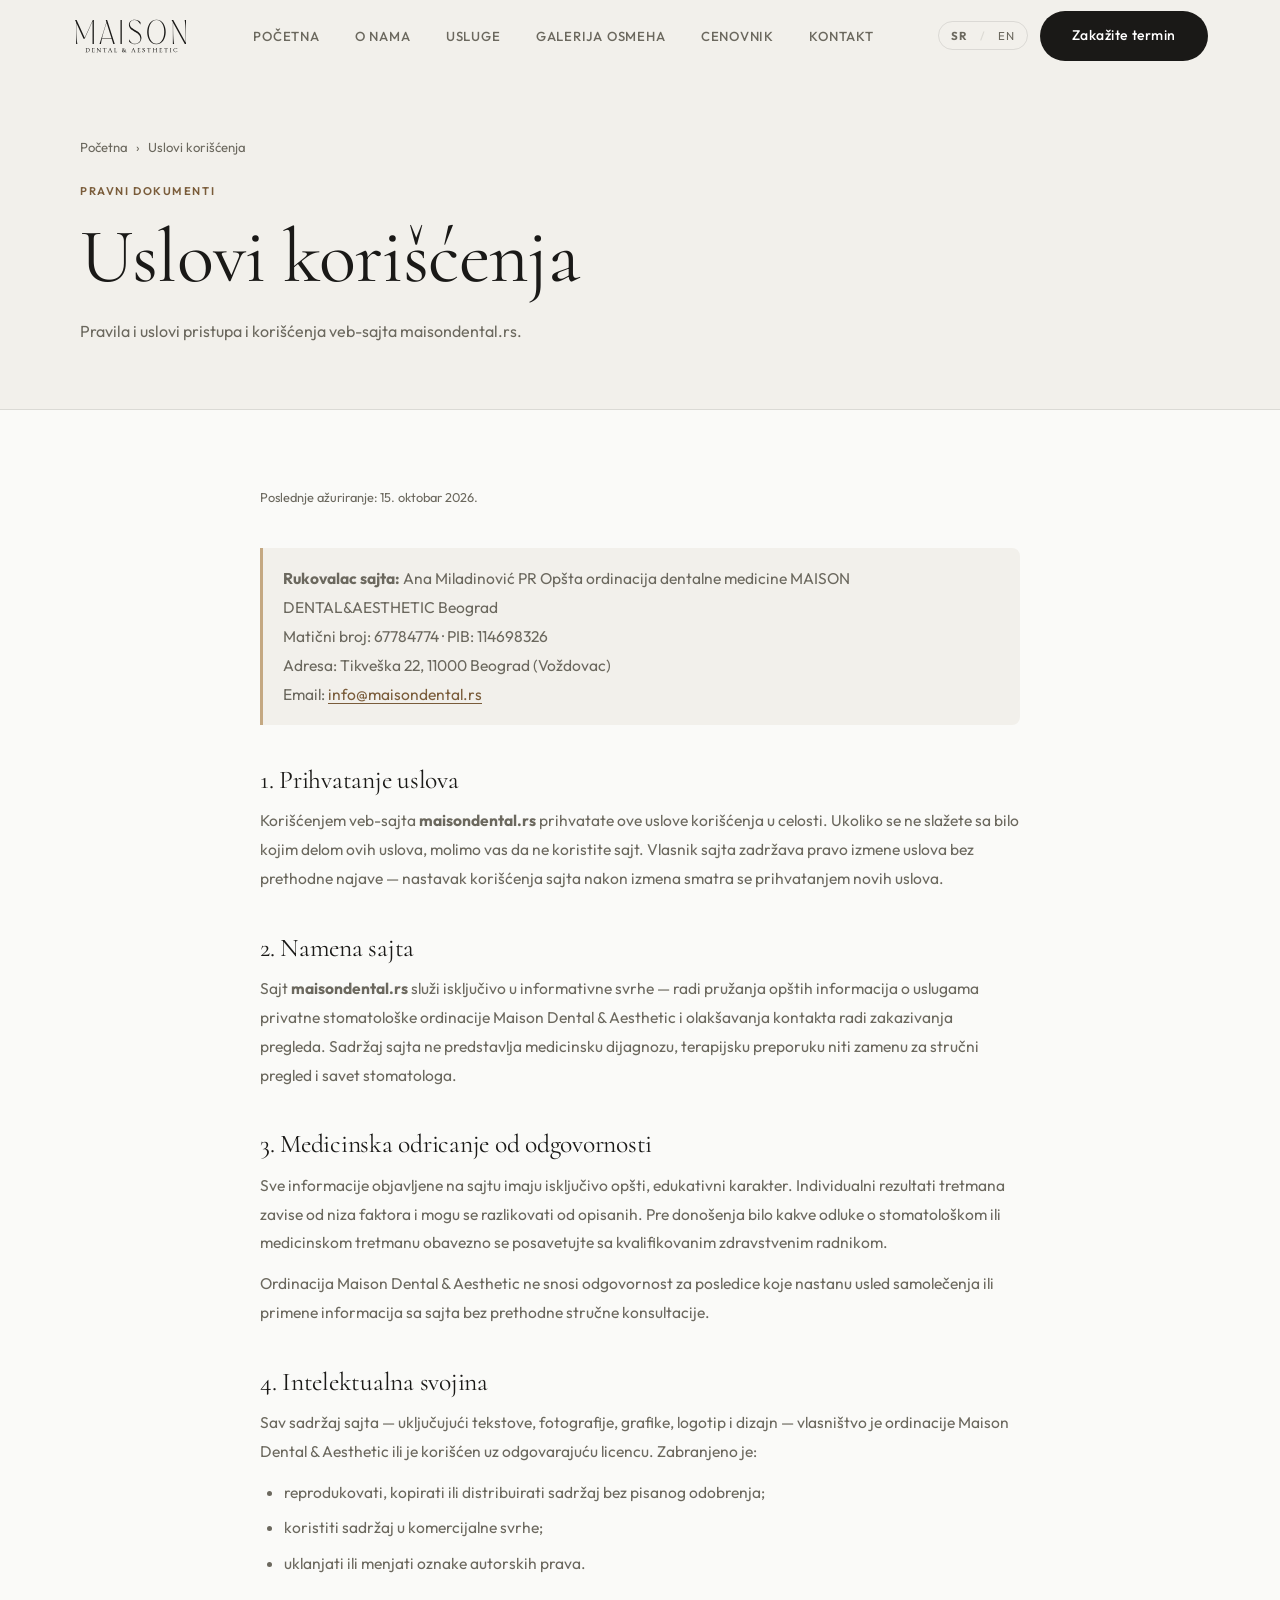
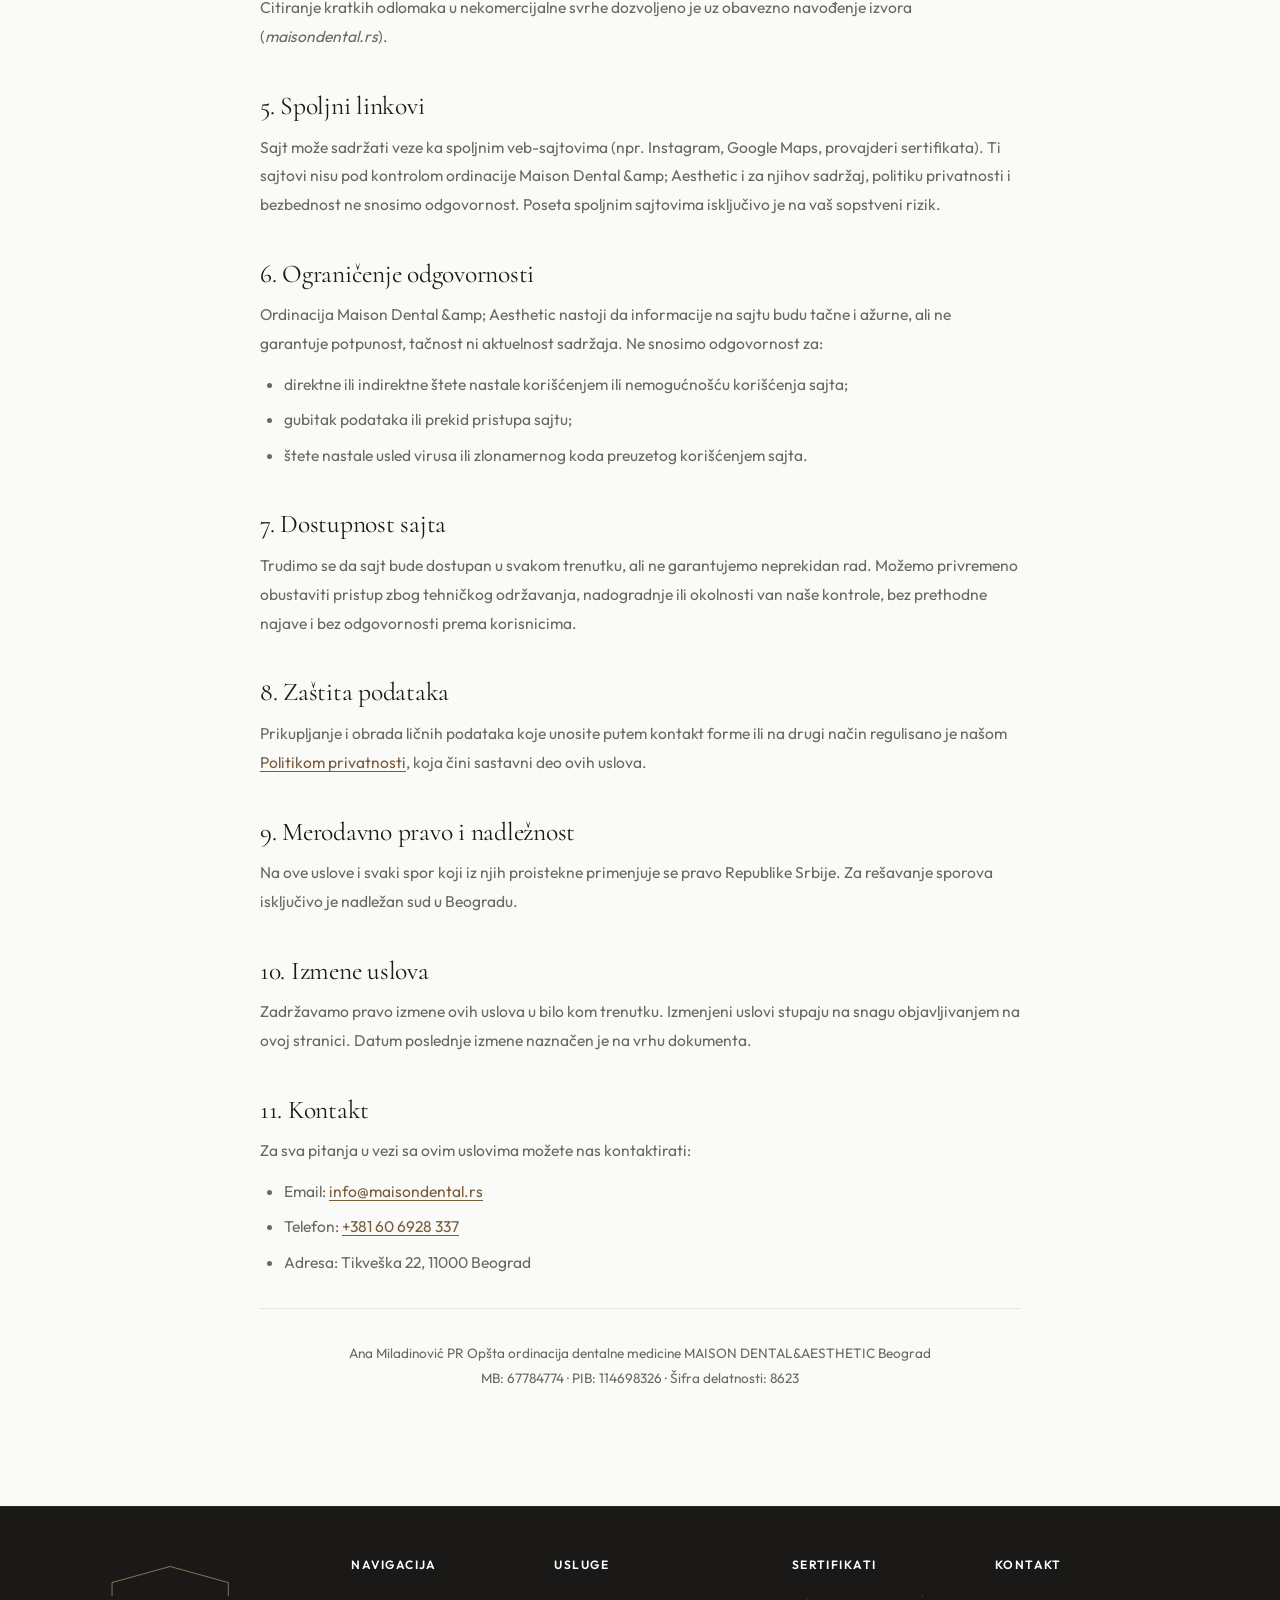
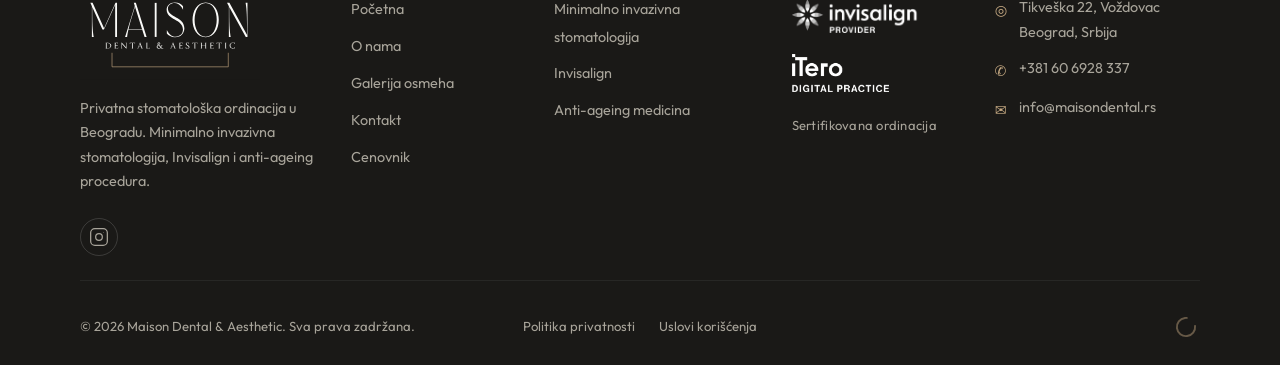
<file: uslovi-koriscenja.html>
<!DOCTYPE html>
<html lang="sr">
<head>
  <meta charset="UTF-8">
  <meta name="viewport" content="width=device-width, initial-scale=1.0">
  <title data-i18n="uk.title">Uslovi korišćenja | Maison Dental &amp; Aesthetic Beograd</title>
  <meta name="description" content="Uslovi korišćenja veb-sajta maisondental.rs — ordinacija Maison Dental & Aesthetic Beograd. Autorska prava, ograničenje odgovornosti i pravila privatnosti." data-i18n-content="uk.meta.desc">
  <meta name="robots" content="noindex,follow">
  <link rel="canonical" href="https://maisondental.rs/uslovi-koriscenja.html">
  <link rel="alternate" hreflang="sr" href="https://maisondental.rs/uslovi-koriscenja.html">
  <link rel="alternate" hreflang="en" href="https://maisondental.rs/uslovi-koriscenja.html">
  <link rel="alternate" hreflang="x-default" href="https://maisondental.rs/uslovi-koriscenja.html">
  <link rel="icon" href="favicon.svg" type="image/svg+xml">
  <link rel="apple-touch-icon" href="favicon-180.png">
  <link rel="stylesheet" href="css/style.css">
  <style>
    .lang-toggle-btn { display:flex; align-items:center; gap:4px; font-size:0.72rem; font-weight:500; letter-spacing:0.08em; cursor:pointer; padding:4px 8px; border-radius:20px; border:1.5px solid var(--c-border); background:none; color:var(--c-ink-2); transition:border-color .2s; }
    .lang-toggle-btn:hover { border-color:var(--c-ink); }
    .lang-toggle-btn span { cursor:pointer; padding:2px 4px; border-radius:4px; transition:color .2s; }
    .lang-toggle-btn span:hover { color:var(--c-ink); }
    .lang-sep { color:var(--c-border); }

    .legal-body {
      max-width: 760px;
      margin: 0 auto;
      padding: clamp(3rem, 6vw, 5rem) 0 clamp(4rem, 8vw, 7rem);
    }
    .legal-body h2 {
      font-size: clamp(1.25rem, 2.5vw, 1.6rem);
      margin: 2.5rem 0 0.75rem;
      color: var(--c-ink);
    }
    .legal-body h2:first-child { margin-top: 0; }
    .legal-body p, .legal-body li {
      font-size: 0.975rem;
      color: var(--c-ink-2);
      line-height: 1.85;
      margin-bottom: 0.75rem;
    }
    .legal-body ul {
      list-style: disc;
      padding-left: 1.5rem;
      margin-bottom: 1rem;
    }
    .legal-body ul li { margin-bottom: 0.4rem; }
    .legal-body a { color: #7A5C3A; text-decoration: underline; text-underline-offset: 3px; }
    .legal-body a:hover { color: var(--c-ink); }
    .legal-box {
      background: var(--c-bg-alt);
      border-left: 3px solid var(--c-accent);
      border-radius: 0 8px 8px 0;
      padding: 1rem 1.25rem;
      margin: 1.5rem 0;
    }
    .legal-box p { margin-bottom: 0; }
    .legal-updated {
      font-size: 0.8rem;
      color: var(--c-ink-2);
      margin-bottom: 2.5rem;
      display: block;
    }
    hr.legal-divider {
      border: none;
      border-top: 1px solid var(--c-border);
      margin: 2rem 0;
    }
  </style>
</head>
<body>

  <nav class="nav" aria-label="Glavna navigacija">
    <div class="nav__inner">
      <!-- ========== HEADER: zameniti postojeci a.nav__logo ========== -->
<a class="nav__logo brand" href="index.html" aria-label="Maison Dental &amp; Aesthetic — početna">
  <svg class="brand__mark" viewBox="0 0 540 240" preserveAspectRatio="xMinYMid slice" aria-hidden="true" focusable="false">
    <g fill="currentColor">
      <g class="ml-g" style="--a:translate(69.16px,46.03px) rotate(-34.50deg) scale(0.08586);--b:translate(57.44px,157.86px) rotate(0.00deg) scale(0.64300);--d:0ms"><path transform="translate(-80.13 -375.55)" d="M 138.29 373.96 L 147.7 373.96 L 147.7 201.89 L 140.17 201.89 L 82.02 330.01 L 23.86 201.89 L 12.57 201.89 L 20.29 218.56 L 20.29 373.96 L 29.7 373.96 C 26.31 351.98 22.17 329.22 22.17 242.39 L 22.17 222.8 L 73.73 336.1 L 81.45 336.1 L 138.29 210.89 Z M 138.29 373.96 "/></g>
      <g class="ml-g" style="--a:translate(89.98px,35.41px) rotate(-19.54deg) scale(0.08586);--b:translate(162.24px,157.86px) rotate(0.00deg) scale(0.64300);--d:70ms"><path transform="translate(-243.11 -375.55)" d="M 206.22 333.45 C 211.3 312.01 219.02 284.48 230.12 249.27 L 238.97 221.48 L 274.35 333.45 Z M 297.69 373.96 L 243.11 201.89 L 232.76 201.89 L 237.84 218.3 L 188.53 373.96 L 198.88 373.96 C 199.82 364.69 201.89 352.25 205.66 336.1 L 275.29 336.1 L 287.34 373.96 Z M 297.69 373.96 "/></g>
      <g class="ml-g" style="--a:translate(107.46px,31.12px) rotate(-8.03deg) scale(0.08586);--b:translate(226.86px,157.86px) rotate(0.00deg) scale(0.64300);--d:112ms"><path transform="translate(-343.61 -375.55)" d="M 348.31 201.89 L 338.9 201.89 L 338.9 373.96 L 348.31 373.96 Z M 348.31 201.89 "/></g>
      <g class="ml-g" style="--a:translate(124.63px,30.36px) rotate(2.95deg) scale(0.08586);--b:translate(291.53px,157.86px) rotate(0.00deg) scale(0.64300);--d:154ms"><path transform="translate(-444.19 -375.55)" d="M 405.71 230.48 C 405.71 215.65 418.32 202.68 441.28 202.68 C 461.6 202.68 476.47 223.59 482.49 236.3 L 482.3 218.56 C 473.83 208.24 460.09 200.03 441.28 200.03 C 414.18 200.03 399.31 217.5 399.31 236.57 C 399.31 288.19 481.93 283.16 481.93 336.89 C 481.93 355.69 469.32 372.9 441.46 372.9 C 421.14 372.9 406.27 351.98 400.25 339.54 L 400.25 357.02 C 408.91 367.34 422.64 375.55 441.46 375.55 C 473.08 375.55 489.08 353.04 489.08 329.75 C 489.08 272.3 405.71 275.48 405.71 230.48 "/></g>
      <g class="ml-g" style="--a:translate(148.53px,34.90px) rotate(18.54deg) scale(0.08586);--b:translate(389.97px,157.86px) rotate(0.00deg) scale(0.64300);--d:224ms"><path transform="translate(-597.28 -375.55)" d="M 597.29 372.9 C 522.57 372.9 522.57 202.68 597.29 202.68 C 672 202.68 672 372.9 597.29 372.9 M 597.29 200.03 C 508.64 200.03 508.64 375.54 597.29 375.54 C 685.93 375.54 685.93 200.03 597.29 200.03 "/></g>
      <g class="ml-g" style="--a:translate(170.84px,46.03px) rotate(34.50deg) scale(0.08586);--b:translate(492.76px,157.86px) rotate(0.00deg) scale(0.64300);--d:294ms"><path transform="translate(-757.15 -375.55)" d="M 799.59 201.89 C 802.98 223.86 807.12 246.62 807.12 333.45 L 807.12 364.43 L 717.35 201.89 L 705.3 201.89 L 714.71 218.83 L 714.71 373.96 L 724.12 373.96 C 720.74 351.98 716.6 329.22 716.6 242.39 L 716.6 222.27 L 800.54 373.96 L 809 373.96 L 809 201.89 Z M 799.59 201.89 "/></g>
      <g class="ml-g" style="--a:translate(20.73px,86.30px) rotate(108.75deg) scale(0.49838);--b:translate(72.23px,195.04px) rotate(0.00deg) scale(0.64300);--d:14ms"><path transform="translate(-103.13 -433.38)" d="M 102.59 431.54 L 101.12 431.54 C 99.21 431.54 95.15 431.17 95.15 428.5 L 95.15 404.6 C 96.57 404.37 98.04 404.23 99.41 404.23 C 108.27 404.23 114.29 410.89 114.29 419.08 C 114.29 425.24 109.64 431.54 102.59 431.54 M 101.02 402.76 L 88.15 402.76 C 87.86 402.76 87.76 403.36 88.54 403.59 L 89.57 403.86 C 90.89 404.23 91.23 404.69 91.23 405.42 L 91.23 430.39 C 91.23 431.12 90.89 431.58 89.57 431.95 L 88.54 432.22 C 87.76 432.45 87.86 433.05 88.15 433.05 L 102.39 433.05 C 111.3 433.05 118.5 426.2 118.5 417.88 C 118.5 409.56 110.66 402.76 101.02 402.76 "/></g>
      <g class="ml-g" style="--a:translate(15.64px,110.13px) rotate(95.40deg) scale(0.49838);--b:translate(98.15px,195.04px) rotate(0.00deg) scale(0.64300);--d:28ms"><path transform="translate(-143.44 -433.38)" d="M 134.8 431.95 L 133.77 432.22 C 132.99 432.45 133.09 433.05 133.38 433.05 L 151.68 433.05 C 152.81 433.05 153.15 432.55 153.3 431.3 L 153.84 427.21 C 153.89 426.8 153.2 426.48 153 427.12 C 151.54 431.35 149.82 431.67 144.98 431.67 L 143.66 431.67 C 141.06 431.67 140.38 430.34 140.38 428.36 L 140.38 418.02 L 144.88 418.02 C 148.01 418.02 149.19 418.62 149.23 420 C 149.23 420.27 149.33 420.36 149.53 420.36 C 149.73 420.36 150.07 420.09 150.16 419.58 L 150.41 418.39 C 150.75 416.64 150.9 416 150.56 415.81 C 150.02 415.54 150.31 416.5 147.43 416.5 L 140.38 416.5 L 140.38 407.45 C 140.38 405.47 141.06 404.14 143.66 404.14 L 144.98 404.14 C 149.14 404.14 150.95 404.32 151 408.09 C 151 408.73 151.78 408.41 151.88 408 L 152.56 404.5 C 152.81 403.22 152.81 402.76 151.68 402.76 L 133.38 402.76 C 133.09 402.76 132.99 403.36 133.77 403.59 L 134.8 403.86 C 136.12 404.23 136.46 404.69 136.46 405.42 L 136.46 430.39 C 136.46 431.12 136.12 431.58 134.8 431.95 "/></g>
      <g class="ml-g" style="--a:translate(16.24px,134.93px) rotate(81.81deg) scale(0.49838);--b:translate(123.63px,195.04px) rotate(0.00deg) scale(0.64300);--d:42ms"><path transform="translate(-183.06 -433.38)" d="M 172.83 409.75 L 193.88 432.87 C 194.17 433.19 194.61 433.38 195 433.38 C 195.44 433.38 195.79 433.14 195.79 432.73 L 195.79 405.42 C 195.79 404.69 196.12 404.23 197.45 403.86 L 198.48 403.59 C 199.31 403.36 199.16 402.76 198.87 402.76 L 189.23 402.76 C 188.79 402.76 188.64 403.36 189.76 403.59 L 191.18 403.86 C 193.09 404.23 193.53 405.2 193.53 406.34 L 193.53 425.97 C 193.53 426.25 193.39 426.29 193.24 426.11 L 172.24 403.04 C 171.95 402.71 171.51 402.53 171.07 402.53 C 170.63 402.53 170.29 402.76 170.29 403.17 L 170.29 430.39 C 170.29 431.12 169.94 431.58 168.62 431.95 L 167.59 432.22 C 166.81 432.46 166.91 433.05 167.2 433.05 L 176.65 433.05 C 177.04 433.05 177.23 432.46 176.16 432.22 L 174.79 431.95 C 172.93 431.58 172.54 430.62 172.54 429.46 L 172.54 409.88 C 172.54 409.61 172.68 409.56 172.83 409.75 "/></g>
      <g class="ml-g" style="--a:translate(23.30px,160.48px) rotate(67.28deg) scale(0.49838);--b:translate(151.04px,195.04px) rotate(0.00deg) scale(0.64300);--d:56ms"><path transform="translate(-225.69 -433.38)" d="M 228.09 404.14 L 231.76 404.14 C 235.92 404.14 237.73 404.32 237.78 408.18 C 237.78 408.82 238.56 408.5 238.66 408.09 L 239.35 404.5 C 239.59 403.22 239.59 402.76 238.46 402.76 L 214 402.76 C 212.87 402.76 212.57 403.26 212.38 404.5 L 211.84 408.32 C 211.79 408.73 212.48 409.05 212.67 408.41 C 214.14 404.41 217.27 404.14 219.48 404.14 L 223.49 404.14 C 223.79 404.14 223.83 404.27 223.83 404.46 L 223.83 429.93 C 223.83 430.84 223.39 431.77 221.78 432.04 L 220.65 432.22 C 219.62 432.41 219.77 433.05 220.16 433.05 L 231.42 433.05 C 231.81 433.05 231.96 432.41 230.93 432.22 L 229.8 432.04 C 228.19 431.77 227.75 430.84 227.75 429.93 L 227.75 404.46 C 227.75 404.27 227.8 404.14 228.09 404.14 "/></g>
      <g class="ml-g" style="--a:translate(36.46px,183.33px) rotate(52.84deg) scale(0.49838);--b:translate(175.96px,195.04px) rotate(0.00deg) scale(0.64300);--d:84ms"><path transform="translate(-264.46 -433.38)" d="M 259.27 419.91 L 263.23 409.65 C 263.38 409.24 263.62 409.19 263.82 409.65 L 267.79 419.91 Z M 270.72 431.95 L 269.79 432.22 C 268.91 432.46 269.06 433.05 269.4 433.05 L 280.02 433.05 C 280.32 433.05 280.41 432.46 279.58 432.22 L 279.09 432.09 C 277.04 431.49 276.16 430.48 275.47 428.82 L 266.12 405.38 C 265.24 403.22 265 402.71 264.46 402.71 C 263.92 402.71 263.72 403.31 262.84 405.47 L 253.45 428.82 C 252.76 430.48 251.88 431.49 249.82 432.09 L 249.34 432.22 C 248.5 432.46 248.6 433.05 248.89 433.05 L 257.7 433.05 C 258 433.05 258.2 432.46 257.31 432.22 L 256.34 431.95 C 255.11 431.58 254.91 431.03 255.26 430.2 L 258.59 421.61 L 268.47 421.61 L 271.8 430.2 C 272.14 431.03 271.95 431.58 270.72 431.95 "/></g>
      <g class="ml-g" style="--a:translate(53.56px,201.09px) rotate(39.33deg) scale(0.49838);--b:translate(201.41px,195.04px) rotate(0.00deg) scale(0.64300);--d:98ms"><path transform="translate(-304.03 -433.38)" d="M 295.39 431.95 L 294.37 432.22 C 293.58 432.45 293.68 433.05 293.98 433.05 L 312.28 433.05 C 313.41 433.05 313.75 432.55 313.89 431.3 L 314.43 427.21 C 314.48 426.8 313.8 426.48 313.6 427.12 C 312.13 431.35 310.42 431.67 305.57 431.67 L 304.25 431.67 C 301.66 431.67 300.97 430.34 300.97 428.36 L 300.97 405.42 C 300.97 404.69 301.41 404.23 303.03 403.86 L 304.3 403.59 C 305.33 403.36 305.18 402.76 304.79 402.76 L 293.98 402.76 C 293.68 402.76 293.58 403.36 294.37 403.59 L 295.39 403.86 C 296.71 404.23 297.06 404.69 297.06 405.42 L 297.06 430.39 C 297.06 431.12 296.71 431.58 295.39 431.95 "/></g>
      <g class="ml-g" style="--a:translate(88.85px,220.09px) rotate(17.29deg) scale(0.49838);--b:translate(241.27px,195.04px) rotate(0.00deg) scale(0.64300);--d:126ms"><path transform="translate(-366.02 -433.38)" d="M 357.26 416.36 C 360.25 419.3 364.51 422.52 368.42 428.04 C 366.46 429.7 363.97 430.57 361.08 430.57 C 356.43 430.57 352.76 428.27 352.76 423.3 C 352.76 420.59 353.89 418.34 357.26 416.36 M 360 404.04 C 362.06 404.04 363.87 405.42 363.87 408.04 C 363.87 410.66 362.06 412.5 359.61 413.7 C 357.66 411.72 356.38 409.97 356.38 407.86 C 356.38 405.65 357.8 404.04 360 404.04 M 348.89 424.55 C 348.89 430.16 354.18 433.28 360.15 433.28 C 363.87 433.28 367.1 432.09 369.64 429.56 C 371.95 432.18 374.59 433.23 377.09 433.23 C 379.68 433.23 381.73 432.13 382.81 430.8 C 383.16 430.39 383.01 429.79 382.47 430.2 C 381.34 431.03 380.07 431.44 378.95 431.44 C 376.2 431.44 373.86 428.87 372.54 427.03 C 372.39 426.8 372.19 426.57 372.04 426.39 C 372.97 424.73 373.76 422.8 374.3 420.55 C 374.69 418.98 374.98 417.47 377.43 416.96 L 378.11 416.82 C 378.99 416.64 378.8 416 378.26 416 L 369.21 416 C 368.62 416 368.52 416.64 369.3 416.78 L 370.38 416.96 C 373.07 417.42 373.02 418.85 372.68 420.41 C 372.29 422.11 371.7 423.68 370.97 424.96 C 367.34 420.46 363.53 417.38 360.74 414.8 C 364.07 413.24 366.61 410.66 366.61 407.68 C 366.61 404.55 363.77 402.48 360.15 402.48 C 356.19 402.48 353.1 405.01 353.25 409.15 C 353.35 411.49 354.43 413.38 356.14 415.21 C 351.93 417.38 348.89 420.27 348.89 424.55 "/></g>
      <g class="ml-g" style="--a:translate(131.42px,224.21px) rotate(-6.25deg) scale(0.49838);--b:translate(283.41px,195.04px) rotate(0.00deg) scale(0.64300);--d:140ms"><path transform="translate(-431.56 -433.38)" d="M 426.38 419.91 L 430.34 409.65 C 430.49 409.24 430.73 409.19 430.93 409.65 L 434.89 419.91 Z M 437.83 431.95 L 436.9 432.22 C 436.02 432.46 436.16 433.05 436.51 433.05 L 447.13 433.05 C 447.42 433.05 447.52 432.46 446.69 432.22 L 446.2 432.09 C 444.14 431.49 443.26 430.48 442.58 428.82 L 433.23 405.38 C 432.35 403.22 432.1 402.71 431.57 402.71 C 431.03 402.71 430.83 403.31 429.95 405.47 L 420.55 428.82 C 419.87 430.48 418.99 431.49 416.93 432.09 L 416.44 432.22 C 415.61 432.46 415.71 433.05 416 433.05 L 424.81 433.05 C 425.11 433.05 425.3 432.46 424.42 432.22 L 423.44 431.95 C 422.21 431.58 422.02 431.03 422.36 430.2 L 425.69 421.61 L 435.58 421.61 L 438.91 430.2 C 439.25 431.03 439.05 431.58 437.83 431.95 "/></g>
      <g class="ml-g" style="--a:translate(155.44px,218.66px) rotate(-19.76deg) scale(0.49838);--b:translate(308.86px,195.04px) rotate(0.00deg) scale(0.64300);--d:168ms"><path transform="translate(-471.14 -433.38)" d="M 462.5 431.95 L 461.47 432.22 C 460.69 432.45 460.79 433.05 461.08 433.05 L 479.39 433.05 C 480.51 433.05 480.86 432.55 481 431.3 L 481.54 427.21 C 481.59 426.8 480.9 426.48 480.71 427.12 C 479.24 431.35 477.53 431.67 472.68 431.67 L 471.36 431.67 C 468.77 431.67 468.08 430.34 468.08 428.36 L 468.08 418.02 L 472.58 418.02 C 475.71 418.02 476.89 418.62 476.94 420 C 476.94 420.27 477.04 420.36 477.23 420.36 C 477.43 420.36 477.77 420.09 477.87 419.58 L 478.11 418.39 C 478.46 416.64 478.6 416 478.26 415.81 C 477.72 415.54 478.02 416.5 475.13 416.5 L 468.08 416.5 L 468.08 407.45 C 468.08 405.47 468.77 404.14 471.36 404.14 L 472.68 404.14 C 476.84 404.14 478.65 404.32 478.7 408.09 C 478.7 408.73 479.48 408.41 479.58 408 L 480.27 404.5 C 480.51 403.22 480.51 402.76 479.39 402.76 L 461.08 402.76 C 460.79 402.76 460.69 403.36 461.47 403.59 L 462.5 403.86 C 463.82 404.23 464.16 404.69 464.16 405.42 L 464.16 430.39 C 464.16 431.12 463.82 431.58 462.5 431.95 "/></g>
      <g class="ml-g" style="--a:translate(174.94px,209.28px) rotate(-31.61deg) scale(0.49838);--b:translate(330.67px,195.04px) rotate(0.00deg) scale(0.64300);--d:182ms"><path transform="translate(-505.06 -433.38)" d="M 497.25 424.59 C 497.06 424.59 496.81 424.68 496.76 424.91 L 495.3 430.34 C 495.2 430.52 495.25 430.8 495.49 430.94 C 498.28 432.5 501.61 433.38 504.69 433.38 C 511.25 433.38 514.92 429.51 514.92 425.01 C 514.92 415.95 500.09 415.72 500.09 408.37 C 500.09 405.75 501.95 404 504.84 404 C 507.34 404 510.66 405.29 511.84 410.07 C 511.94 410.53 512.52 410.25 512.57 409.93 L 513.06 404 C 513.11 403.81 513.01 403.72 512.72 403.72 C 512.43 403.72 511.94 403.81 511.15 403.81 C 510.47 403.81 508.56 402.48 505.23 402.48 C 499.89 402.48 496.52 405.98 496.52 409.88 C 496.52 418.07 511.35 419.08 511.35 426.71 C 511.35 429.79 508.95 431.86 505.04 431.86 C 501.71 431.86 497.35 430.34 497.84 425.05 C 497.89 424.78 497.55 424.59 497.25 424.59 "/></g>
      <g class="ml-g" style="--a:translate(193.34px,194.90px) rotate(-44.40deg) scale(0.49838);--b:translate(354.60px,195.04px) rotate(0.00deg) scale(0.64300);--d:196ms"><path transform="translate(-542.28 -433.38)" d="M 544.68 404.14 L 548.35 404.14 C 552.51 404.14 554.32 404.32 554.37 408.18 C 554.37 408.82 555.16 408.5 555.25 408.09 L 555.94 404.5 C 556.18 403.22 556.18 402.76 555.06 402.76 L 530.59 402.76 C 529.46 402.76 529.17 403.26 528.97 404.5 L 528.43 408.32 C 528.38 408.73 529.07 409.05 529.27 408.41 C 530.73 404.41 533.87 404.14 536.07 404.14 L 540.08 404.14 C 540.38 404.14 540.43 404.27 540.43 404.46 L 540.43 429.93 C 540.43 430.84 539.98 431.77 538.37 432.04 L 537.24 432.22 C 536.21 432.41 536.36 433.05 536.75 433.05 L 548.01 433.05 C 548.4 433.05 548.55 432.41 547.52 432.22 L 546.39 432.04 C 544.78 431.77 544.34 430.84 544.34 429.93 L 544.34 404.46 C 544.34 404.27 544.39 404.14 544.68 404.14 "/></g>
      <g class="ml-g" style="--a:translate(209.85px,174.01px) rotate(-58.99deg) scale(0.49838);--b:translate(382.93px,195.04px) rotate(0.00deg) scale(0.64300);--d:210ms"><path transform="translate(-586.34 -433.38)" d="M 600.97 403.86 L 602 403.59 C 602.83 403.36 602.68 402.76 602.39 402.76 L 592.31 402.76 C 592.01 402.76 591.91 403.36 592.7 403.59 L 593.73 403.86 C 595.05 404.23 595.39 404.69 595.39 405.42 L 595.39 416 L 577.23 416 L 577.23 405.42 C 577.23 404.69 577.57 404.23 578.9 403.86 L 579.93 403.59 C 580.76 403.36 580.61 402.76 580.32 402.76 L 570.23 402.76 C 569.94 402.76 569.84 403.36 570.62 403.59 L 571.65 403.86 C 572.98 404.23 573.32 404.69 573.32 405.42 L 573.32 430.39 C 573.32 431.12 572.98 431.58 571.65 431.95 L 570.62 432.23 C 569.84 432.45 569.94 433.05 570.23 433.05 L 580.32 433.05 C 580.61 433.05 580.76 432.45 579.93 432.23 L 578.9 431.95 C 577.57 431.58 577.23 431.12 577.23 430.39 L 577.23 417.79 L 595.39 417.79 L 595.39 430.39 C 595.39 431.12 595.05 431.58 593.73 431.95 L 592.7 432.23 C 591.91 432.45 592.01 433.05 592.31 433.05 L 602.39 433.05 C 602.68 433.05 602.83 432.45 602 432.23 L 600.97 431.95 C 599.65 431.58 599.3 431.12 599.3 430.39 L 599.3 405.42 C 599.3 404.69 599.65 404.23 600.97 403.86 "/></g>
      <g class="ml-g" style="--a:translate(220.06px,151.27px) rotate(-72.65deg) scale(0.49838);--b:translate(409.79px,195.04px) rotate(0.00deg) scale(0.64300);--d:238ms"><path transform="translate(-628.11 -433.38)" d="M 619.47 431.95 L 618.45 432.22 C 617.66 432.45 617.76 433.05 618.05 433.05 L 636.36 433.05 C 637.48 433.05 637.83 432.55 637.98 431.3 L 638.52 427.21 C 638.56 426.8 637.88 426.48 637.68 427.12 C 636.21 431.35 634.5 431.67 629.66 431.67 L 628.33 431.67 C 625.74 431.67 625.05 430.34 625.05 428.36 L 625.05 418.02 L 629.55 418.02 C 632.69 418.02 633.86 418.62 633.91 420 C 633.91 420.27 634.01 420.36 634.21 420.36 C 634.4 420.36 634.75 420.09 634.84 419.58 L 635.09 418.39 C 635.43 416.64 635.58 416 635.23 415.81 C 634.7 415.54 634.99 416.5 632.1 416.5 L 625.05 416.5 L 625.05 407.45 C 625.05 405.47 625.74 404.14 628.33 404.14 L 629.66 404.14 C 633.82 404.14 635.62 404.32 635.68 408.09 C 635.68 408.73 636.46 408.41 636.55 408 L 637.24 404.5 C 637.48 403.22 637.48 402.76 636.36 402.76 L 618.05 402.76 C 617.76 402.76 617.66 403.36 618.45 403.59 L 619.47 403.86 C 620.8 404.23 621.14 404.69 621.14 405.42 L 621.14 430.39 C 621.14 431.12 620.8 431.58 619.47 431.95 "/></g>
      <g class="ml-g" style="--a:translate(224.52px,128.05px) rotate(-85.59deg) scale(0.49838);--b:translate(433.85px,195.04px) rotate(0.00deg) scale(0.64300);--d:252ms"><path transform="translate(-665.53 -433.38)" d="M 667.93 404.14 L 671.6 404.14 C 675.76 404.14 677.57 404.32 677.62 408.18 C 677.62 408.82 678.41 408.5 678.5 408.09 L 679.19 404.5 C 679.43 403.22 679.43 402.76 678.31 402.76 L 653.84 402.76 C 652.71 402.76 652.42 403.26 652.22 404.5 L 651.68 408.32 C 651.63 408.73 652.32 409.05 652.52 408.41 C 653.98 404.41 657.11 404.14 659.32 404.14 L 663.33 404.14 C 663.62 404.14 663.67 404.27 663.67 404.46 L 663.67 429.93 C 663.67 430.84 663.23 431.77 661.62 432.04 L 660.49 432.22 C 659.46 432.41 659.61 433.05 660 433.05 L 671.26 433.05 C 671.65 433.05 671.8 432.41 670.77 432.22 L 669.64 432.04 C 668.03 431.77 667.59 430.84 667.59 429.93 L 667.59 404.46 C 667.59 404.27 667.64 404.14 667.93 404.14 "/></g>
      <g class="ml-g" style="--a:translate(224.01px,106.89px) rotate(-97.18deg) scale(0.49838);--b:translate(455.08px,195.04px) rotate(0.00deg) scale(0.64300);--d:266ms"><path transform="translate(-698.55 -433.38)" d="M 702.14 403.86 L 703.18 403.59 C 704 403.36 703.86 402.76 703.57 402.76 L 693.48 402.76 C 693.19 402.76 693.09 403.36 693.88 403.59 L 694.9 403.86 C 696.22 404.23 696.57 404.69 696.57 405.42 L 696.57 430.39 C 696.57 431.12 696.22 431.58 694.9 431.95 L 693.88 432.23 C 693.09 432.45 693.19 433.05 693.48 433.05 L 703.57 433.05 C 703.86 433.05 704 432.45 703.18 432.23 L 702.14 431.95 C 700.82 431.58 700.48 431.12 700.48 430.39 L 700.48 405.42 C 700.48 404.69 700.82 404.23 702.14 403.86 "/></g>
      <g class="ml-g" style="--a:translate(219.27px,86.30px) rotate(-108.75deg) scale(0.49838);--b:translate(476.77px,195.04px) rotate(0.00deg) scale(0.64300);--d:280ms"><path transform="translate(-732.28 -433.38)" d="M 745.71 403.72 C 745.41 403.72 744.93 403.82 744.09 403.82 C 743.16 403.82 740.67 402.48 735.68 402.48 C 725.45 402.48 718.45 409.38 718.45 417.84 C 718.45 426.34 725.49 433.23 735.14 433.23 C 739.25 433.23 742.57 431.77 743.6 431.77 C 744.29 431.77 744.63 431.86 744.88 431.86 C 745.17 431.86 745.27 431.67 745.32 431.35 L 746.05 425.33 C 746.1 425.01 745.51 424.73 745.36 425.19 C 743.6 429.88 740.23 431.72 736.31 431.72 C 727.6 431.72 722.61 425.24 722.61 417.52 C 722.61 409.52 728.33 404 735.87 404 C 739.79 404 743.9 405.52 744.83 410.07 C 744.93 410.53 745.51 410.25 745.56 409.93 L 746.05 404 C 746.1 403.82 746 403.72 745.71 403.72 "/></g>
    </g>
  </svg>
</a>
      <ul class="nav__links" role="list">
        <li><a href="index.html" data-i18n="nav.home">Početna</a></li>
        <li><a href="o-nama.html" data-i18n="nav.about">O nama</a></li>
        <li class="nav__dropdown">
          <a href="#" aria-haspopup="true" data-i18n="nav.services">Usluge</a>
          <ul class="nav__dropdown-menu" role="list">
            <li><a href="usluge/stomatologija.html" data-i18n="nav.services.stom">Minimalno invazivna stomatologija</a></li>
            <li><a href="usluge/invisalign.html" data-i18n="nav.services.inv">Invisalign</a></li>
            <li><a href="usluge/anti-ageing.html" data-i18n="nav.services.anti">Anti-ageing &amp; estetska medicina</a></li>
          </ul>
        </li>
        <li><a href="galerija.html" data-i18n="nav.gallery">Galerija osmeha</a></li>
        <li><a href="cenovnik.html" data-i18n="nav.prices">Cenovnik</a></li>
        <li><a href="kontakt.html" data-i18n="nav.contact">Kontakt</a></li>
      </ul>
      <div style="display:flex;align-items:center;gap:0.75rem">
        <button class="lang-toggle-btn" aria-label="Promeni jezik">
          <span data-lang-sr>SR</span><span class="lang-sep">/</span><span data-lang-en>EN</span>
        </button>
        <a href="https://booking.dentify.io/maison-dental/" class="btn btn--dark nav__cta" target="_blank" rel="noopener" data-i18n="btn.book">Zakažite termin</a>
      </div>
      <button class="nav__burger" aria-label="Otvori meni" aria-expanded="false" aria-controls="mobile-menu">
        <span></span><span></span><span></span>
      </button>
    </div>
  </nav>

  <nav class="nav__mobile" id="mobile-menu" aria-label="Mobilna navigacija">
    <a href="index.html" data-i18n="nav.home">Početna</a>
    <a href="o-nama.html" data-i18n="nav.about">O nama</a>
    <div class="mobile-sub">
      <a href="usluge/stomatologija.html" data-i18n="nav.services.stom">Minimalno invazivna stomatologija</a>
      <a href="usluge/invisalign.html" data-i18n="nav.services.inv">Invisalign</a>
      <a href="usluge/anti-ageing.html" data-i18n="nav.services.anti">Anti-ageing &amp; estetska medicina</a>
    </div>
    <a href="galerija.html" data-i18n="nav.gallery">Galerija osmeha</a>
    <a href="cenovnik.html" data-i18n="nav.prices">Cenovnik</a>
    <a href="kontakt.html" data-i18n="nav.contact">Kontakt</a>
    <a href="https://booking.dentify.io/maison-dental/" class="btn btn--dark" target="_blank" rel="noopener" data-i18n="btn.book">Zakažite termin</a>
  </nav>

  <main>
    <div class="page-hero">
      <div class="container">
        <nav class="breadcrumb" aria-label="Breadcrumb">
          <a href="index.html" data-i18n="bc.home">Početna</a>
          <span aria-hidden="true">›</span>
          <span data-i18n="uk.bc">Uslovi korišćenja</span>
        </nav>
        <p class="eyebrow" data-i18n="legal.eyebrow">Pravni dokumenti</p>
        <h1 data-i18n="uk.h1">Uslovi korišćenja</h1>
        <p data-i18n="uk.hero.p">Pravila i uslovi pristupa i korišćenja veb-sajta maisondental.rs.</p>
      </div>
    </div>

    <div class="container">
      <div class="legal-body">
        <span class="legal-updated" data-i18n="uk.updated">Poslednje ažuriranje: 15. oktobar 2026.</span>

        <div class="legal-box">
          <p data-i18n-html="uk.box"><strong>Rukovalac sajta:</strong> Ana Miladinović PR Opšta ordinacija dentalne medicine MAISON DENTAL&amp;AESTHETIC Beograd<br>
          Matični broj: 67784774 · PIB: 114698326<br>
          Adresa: Tikveška 22, 11000 Beograd (Voždovac)<br>
          Email: <a href="mailto:info@maisondental.rs">info@maisondental.rs</a></p>
        </div>

        <h2 data-i18n="uk.h2.1">1. Prihvatanje uslova</h2>
        <p data-i18n-html="uk.s1.p1">Korišćenjem veb-sajta <strong>maisondental.rs</strong> prihvatate ove uslove korišćenja u celosti. Ukoliko se ne slažete sa bilo kojim delom ovih uslova, molimo vas da ne koristite sajt. Vlasnik sajta zadržava pravo izmene uslova bez prethodne najave — nastavak korišćenja sajta nakon izmena smatra se prihvatanjem novih uslova.</p>

        <h2 data-i18n="uk.h2.2">2. Namena sajta</h2>
        <p data-i18n-html="uk.s2.p1">Sajt <strong>maisondental.rs</strong> služi isključivo u informativne svrhe — radi pružanja opštih informacija o uslugama privatne stomatološke ordinacije Maison Dental &amp; Aesthetic i olakšavanja kontakta radi zakazivanja pregleda. Sadržaj sajta ne predstavlja medicinsku dijagnozu, terapijsku preporuku niti zamenu za stručni pregled i savet stomatologa.</p>

        <h2 data-i18n="uk.h2.3">3. Medicinska odricanje od odgovornosti</h2>
        <p data-i18n="uk.s3.p1">Sve informacije objavljene na sajtu imaju isključivo opšti, edukativni karakter. Individualni rezultati tretmana zavise od niza faktora i mogu se razlikovati od opisanih. Pre donošenja bilo kakve odluke o stomatološkom ili medicinskom tretmanu obavezno se posavetujte sa kvalifikovanim zdravstvenim radnikom.</p>
        <p data-i18n-html="uk.s3.p2">Ordinacija Maison Dental &amp; Aesthetic ne snosi odgovornost za posledice koje nastanu usled samolečenja ili primene informacija sa sajta bez prethodne stručne konsultacije.</p>

        <h2 data-i18n="uk.h2.4">4. Intelektualna svojina</h2>
        <p data-i18n-html="uk.s4.p1">Sav sadržaj sajta — uključujući tekstove, fotografije, grafike, logotip i dizajn — vlasništvo je ordinacije Maison Dental &amp; Aesthetic ili je korišćen uz odgovarajuću licencu. Zabranjeno je:</p>
        <ul>
          <li data-i18n="uk.s4.li1">reprodukovati, kopirati ili distribuirati sadržaj bez pisanog odobrenja;</li>
          <li data-i18n="uk.s4.li2">koristiti sadržaj u komercijalne svrhe;</li>
          <li data-i18n="uk.s4.li3">uklanjati ili menjati oznake autorskih prava.</li>
        </ul>
        <p data-i18n-html="uk.s4.p2">Citiranje kratkih odlomaka u nekomercijalne svrhe dozvoljeno je uz obavezno navođenje izvora (<em>maisondental.rs</em>).</p>

        <h2 data-i18n="uk.h2.5">5. Spoljni linkovi</h2>
        <p data-i18n="uk.s5.p1">Sajt može sadržati veze ka spoljnim veb-sajtovima (npr. Instagram, Google Maps, provajderi sertifikata). Ti sajtovi nisu pod kontrolom ordinacije Maison Dental &amp; Aesthetic i za njihov sadržaj, politiku privatnosti i bezbednost ne snosimo odgovornost. Poseta spoljnim sajtovima isključivo je na vaš sopstveni rizik.</p>

        <h2 data-i18n="uk.h2.6">6. Ograničenje odgovornosti</h2>
        <p data-i18n="uk.s6.p1">Ordinacija Maison Dental &amp; Aesthetic nastoji da informacije na sajtu budu tačne i ažurne, ali ne garantuje potpunost, tačnost ni aktuelnost sadržaja. Ne snosimo odgovornost za:</p>
        <ul>
          <li data-i18n="uk.s6.li1">direktne ili indirektne štete nastale korišćenjem ili nemogućnošću korišćenja sajta;</li>
          <li data-i18n="uk.s6.li2">gubitak podataka ili prekid pristupa sajtu;</li>
          <li data-i18n="uk.s6.li3">štete nastale usled virusa ili zlonamernog koda preuzetog korišćenjem sajta.</li>
        </ul>

        <h2 data-i18n="uk.h2.7">7. Dostupnost sajta</h2>
        <p data-i18n="uk.s7.p1">Trudimo se da sajt bude dostupan u svakom trenutku, ali ne garantujemo neprekidan rad. Možemo privremeno obustaviti pristup zbog tehničkog održavanja, nadogradnje ili okolnosti van naše kontrole, bez prethodne najave i bez odgovornosti prema korisnicima.</p>

        <h2 data-i18n="uk.h2.8">8. Zaštita podataka</h2>
        <p data-i18n-html="uk.s8.p1">Prikupljanje i obrada ličnih podataka koje unosite putem kontakt forme ili na drugi način regulisano je našom <a href="politika-privatnosti.html">Politikom privatnosti</a>, koja čini sastavni deo ovih uslova.</p>

        <h2 data-i18n="uk.h2.9">9. Merodavno pravo i nadležnost</h2>
        <p data-i18n="uk.s9.p1">Na ove uslove i svaki spor koji iz njih proistekne primenjuje se pravo Republike Srbije. Za rešavanje sporova isključivo je nadležan sud u Beogradu.</p>

        <h2 data-i18n="uk.h2.10">10. Izmene uslova</h2>
        <p data-i18n="uk.s10.p1">Zadržavamo pravo izmene ovih uslova u bilo kom trenutku. Izmenjeni uslovi stupaju na snagu objavljivanjem na ovoj stranici. Datum poslednje izmene naznačen je na vrhu dokumenta.</p>

        <h2 data-i18n="uk.h2.11">11. Kontakt</h2>
        <p data-i18n="uk.s11.p1">Za sva pitanja u vezi sa ovim uslovima možete nas kontaktirati:</p>
        <ul>
          <li data-i18n-html="uk.s11.li1">Email: <a href="mailto:info@maisondental.rs">info@maisondental.rs</a></li>
          <li data-i18n-html="uk.s11.li2">Telefon: <a href="tel:+381606928337">+381 60 6928 337</a></li>
          <li data-i18n="uk.s11.li3">Adresa: Tikveška 22, 11000 Beograd</li>
        </ul>

        <hr class="legal-divider">
        <p style="font-size:0.85rem;color:var(--c-ink-2);text-align:center" data-i18n-html="legal.sign">
          Ana Miladinović PR Opšta ordinacija dentalne medicine MAISON DENTAL&amp;AESTHETIC Beograd<br>
          MB: 67784774 · PIB: 114698326 · Šifra delatnosti: 8623
        </p>
      </div>
    </div>
  </main>

  <footer class="footer">
    <div class="container">
      <div class="footer__grid">
        <div>
          <div class="footer__logo">
            <img src="images/maisondental-logo-dark.svg" alt="Maison Dental &amp; Aesthetic" height="36" loading="lazy">
          </div>
          <p class="footer__desc" data-i18n="footer.desc">Privatna stomatološka ordinacija u Beogradu. Minimalno invazivna stomatologija, Invisalign i anti-ageing procedura.</p>
          <div class="footer__social">
            <a href="https://www.instagram.com/smile_by_dr_ana/" class="footer__social-link" target="_blank" rel="noopener" aria-label="Instagram"><svg xmlns="http://www.w3.org/2000/svg" width="20" height="20" viewBox="0 0 24 24" fill="none" stroke="currentColor" stroke-width="1.5" stroke-linecap="round" stroke-linejoin="round" aria-hidden="true"><rect x="2" y="2" width="20" height="20" rx="5" ry="5"/><circle cx="12" cy="12" r="4"/><circle cx="17.5" cy="6.5" r="0.5" fill="currentColor" stroke="none"/></svg></a>
          </div>
        </div>
        <div>
          <div class="footer__heading" data-i18n="footer.nav">Navigacija</div>
          <ul class="footer__links">
            <li><a href="index.html" data-i18n="nav.home">Početna</a></li>
            <li><a href="o-nama.html" data-i18n="nav.about">O nama</a></li>
            <li><a href="galerija.html" data-i18n="nav.gallery">Galerija osmeha</a></li>
            <li><a href="kontakt.html" data-i18n="nav.contact">Kontakt</a></li>
            <li><a href="cenovnik.html" data-i18n="nav.prices">Cenovnik</a></li>
          </ul>
        </div>
        <div>
          <div class="footer__heading" data-i18n="footer.services">Usluge</div>
          <ul class="footer__links">
            <li><a href="usluge/stomatologija.html" data-i18n="nav.services.stom">Minimalno invazivna stomatologija</a></li>
            <li><a href="usluge/invisalign.html" data-i18n="nav.services.inv">Invisalign</a></li>
            <li><a href="usluge/anti-ageing.html" data-i18n="footer.services.anti">Anti-ageing medicina</a></li>
          </ul>
        </div>
        <div>
          <div class="footer__heading" data-i18n="footer.sertifikati">Sertifikati</div>
          <a class="cert-badge" href="usluge/invisalign.html" aria-label="Sertifikovani Invisalign provajder">
            <img src="images/sertifikati/invisalign-provider-white.png" alt="Invisalign Provider" width="150" height="62" loading="lazy" decoding="async">
          </a>
          <a class="cert-badge" href="usluge/invisalign.html" aria-label="iTero Digital Practice" style="margin-top:0.75rem">
            <img src="images/sertifikati/itero-digital-practice-white.png" alt="iTero Digital Practice" width="150" height="62" loading="lazy" decoding="async">
          </a>
          <p class="cert-note" data-i18n="footer.cert.note">Sertifikovana ordinacija</p>
        </div>
        <div>
          <div class="footer__heading" data-i18n="footer.contact">Kontakt</div>
          <div class="footer__contact-item">
            <span class="footer__contact-icon" aria-hidden="true">◎</span>
            <span>Tikveška 22, Voždovac<br>Beograd, Srbija</span>
          </div>
          <div class="footer__contact-item">
            <span class="footer__contact-icon" aria-hidden="true">✆</span>
            <a href="tel:+381606928337">+381 60 6928 337</a>
          </div>
          <div class="footer__contact-item">
            <span class="footer__contact-icon" aria-hidden="true">✉</span>
            <a href="mailto:info@maisondental.rs">info@maisondental.rs</a>
          </div>
        </div>
      </div>
      <div class="footer__bottom">
        <span data-i18n="footer.rights">© 2026 Maison Dental &amp; Aesthetic. Sva prava zadržana.</span>
        <nav aria-label="Pravni dokumenti" class="footer__legal-links">
          <a href="politika-privatnosti.html" data-i18n="footer.legal.pp">Politika privatnosti</a>
          <a href="uslovi-koriscenja.html" data-i18n="footer.legal.uk">Uslovi korišćenja</a>
        </nav>
        <div class="footer-rondo" id="footer-rondo">
          <span class="footer-rondo-reveal">
            <a href="https://rondo.rs" class="footer-rondo-label" id="footer-rondo-label"
               target="_blank" rel="noopener noreferrer" tabindex="-1" aria-hidden="true">WebDesign <b>Rondo</b></a>
          </span>
          <button class="footer-rondo-btn" id="footer-rondo-btn" aria-label="WebDesign Rondo" title="WebDesign Rondo">
            <svg xmlns="http://www.w3.org/2000/svg" viewBox="0 0 100 100" width="24" height="24" aria-hidden="true">
              <circle cx="50" cy="50" r="38" fill="none" stroke="var(--rondo-ring)"
                      stroke-width="8" stroke-linecap="round"
                      stroke-dasharray="186 54" transform="rotate(-7 50 50)"/>
            </svg>
          </button>
        </div>
      </div>
    </div>
  </footer>

  <script src="js/i18n.js" defer></script>
  <script src="js/main.js" defer></script>
</body>
</html>
</file>
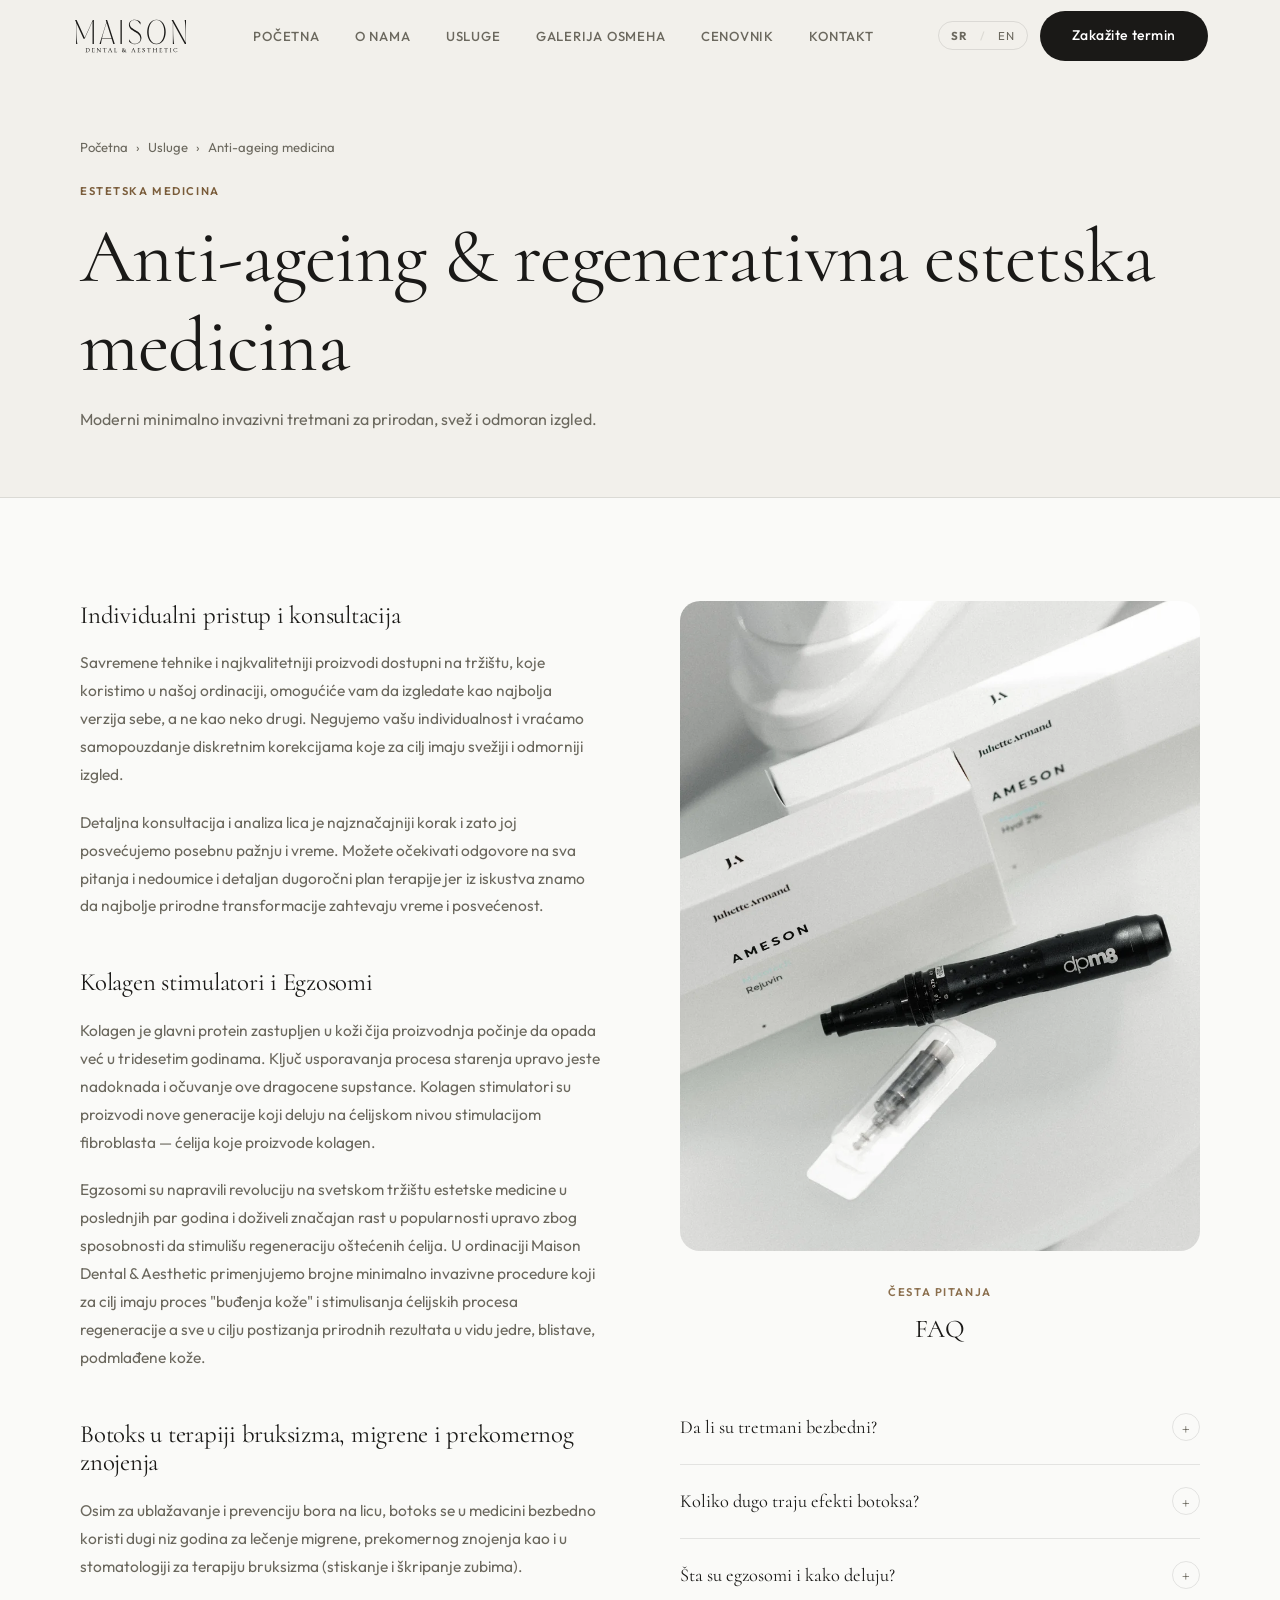
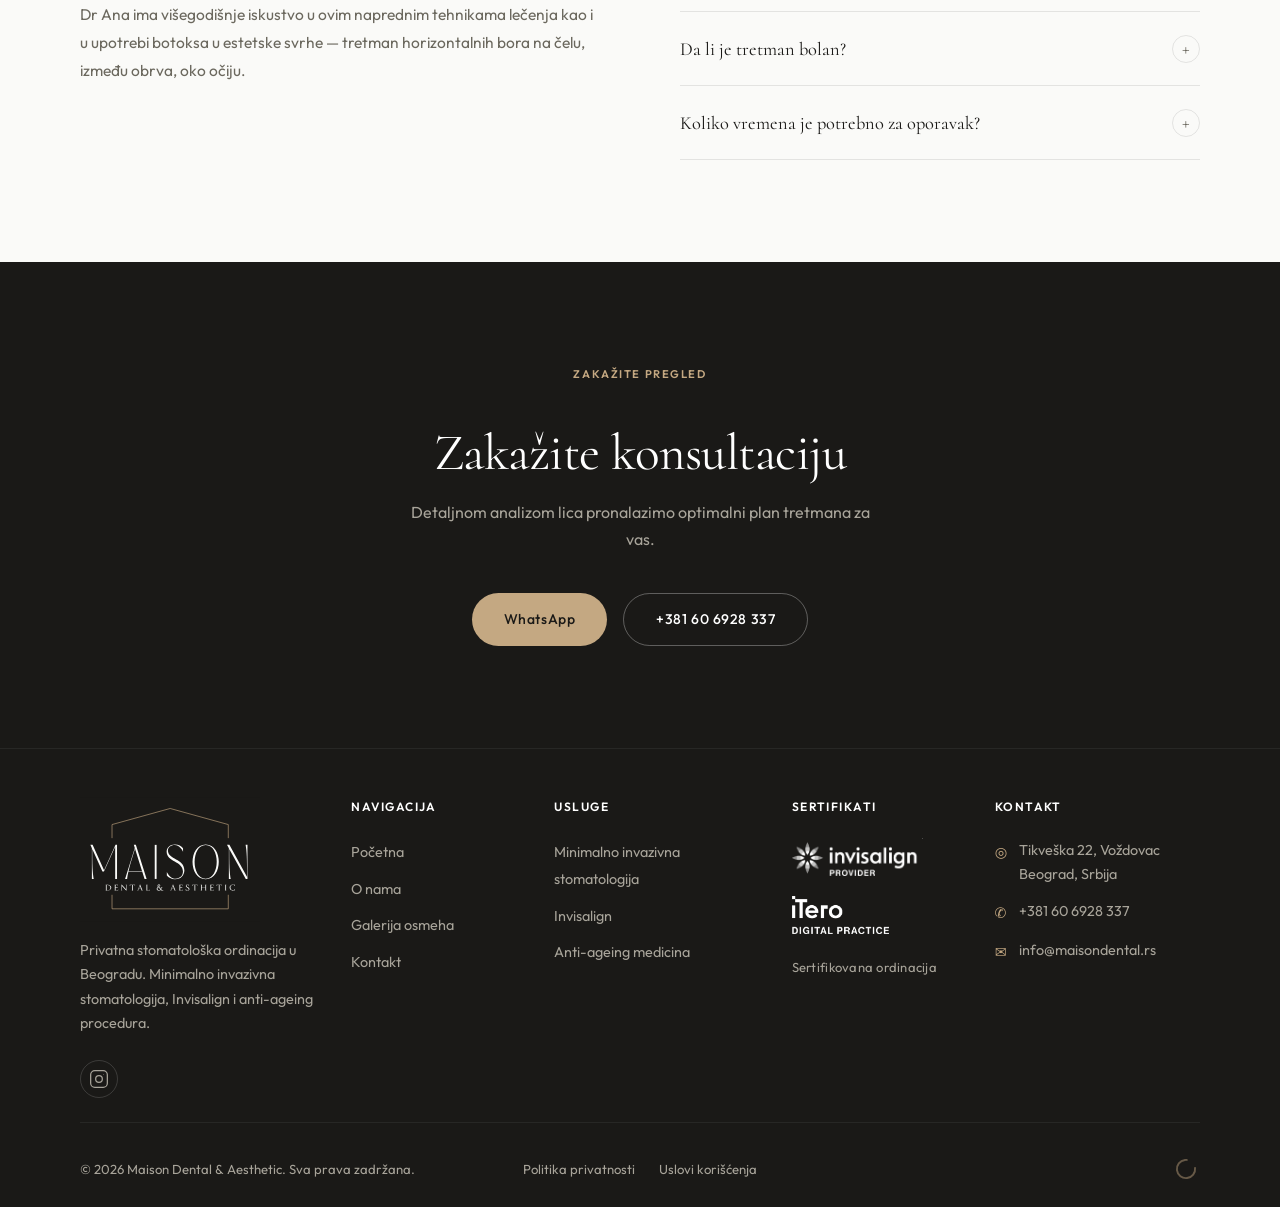
<file: usluge/anti-ageing.html>
<!DOCTYPE html>
<html lang="sr">
<head>
  <meta charset="UTF-8">
  <meta name="viewport" content="width=device-width, initial-scale=1.0">
  <title>Anti-ageing tretmani Beograd | Maison Dental</title>
  <meta name="description" content="Anti-ageing tretmani u Beogradu — botoks, kolagen stimulatori, egzosomi. Dr Ana Miladinović. Prirodni rezultati, diskretne korekcije u estetskoj medicini.">
  <meta property="og:type" content="website">
  <meta property="og:title" content="Anti-ageing i regenerativna medicina Beograd | Maison Dental">
  <meta property="og:description" content="Anti-ageing tretmani u Beogradu — botoks, kolagen stimulatori, egzosomi. Prirodni rezultati, diskretne korekcije.">
  <meta property="og:image" content="https://maisondental.rs/images/og-preview.jpg">
  <meta property="og:url" content="https://maisondental.rs/usluge/anti-ageing.html">
  <meta property="og:locale" content="sr_RS">
  <link rel="canonical" href="https://maisondental.rs/usluge/anti-ageing.html">
  <style>
    .lang-toggle-btn { display:flex; align-items:center; gap:4px; font-size:0.72rem; font-weight:500; letter-spacing:0.08em; cursor:pointer; padding:4px 8px; border-radius:20px; border:1.5px solid var(--c-border); background:none; color:var(--c-ink-2); transition:border-color .2s; }
    .lang-toggle-btn:hover { border-color:var(--c-ink); }
    .lang-toggle-btn span { cursor:pointer; padding:2px 4px; border-radius:4px; transition:color .2s; }
    .lang-toggle-btn span:hover { color:var(--c-ink); }
    .lang-sep { color:var(--c-border); }
  </style>
  <link rel="icon" href="../favicon.svg" type="image/svg+xml">
  <link rel="apple-touch-icon" href="../favicon-180.png">
  <link rel="stylesheet" href="../css/style.css">
  <script type="application/ld+json">
  {
    "@context": "https://schema.org",
    "@graph": [
      {
        "@type": "MedicalProcedure",
        "@id": "https://maisondental.rs/usluge/anti-ageing.html#procedura",
        "name": "Anti-ageing i regenerativna estetska medicina",
        "procedureType": "https://schema.org/NoninvasiveProcedure",
        "description": "Anti-ageing tretmani u Beogradu — botoks, kolagen stimulatori, egzosomi. Prirodni rezultati, diskretne korekcije u estetskoj medicini.",
        "url": "https://maisondental.rs/usluge/anti-ageing.html",
        "performer": { "@id": "https://maisondental.rs/#ordinacija" }
      },
      {
        "@type": "BreadcrumbList",
        "itemListElement": [
          { "@type": "ListItem", "position": 1, "name": "Početna", "item": "https://maisondental.rs/" },
          { "@type": "ListItem", "position": 2, "name": "Usluge", "item": "https://maisondental.rs/usluge/stomatologija.html" },
          { "@type": "ListItem", "position": 3, "name": "Anti-ageing i regenerativna estetska medicina" }
        ]
      }
    ]
  }
  </script>
</head>
<body>

  <!-- NAVIGATION -->
  <nav class="nav" aria-label="Glavna navigacija">
    <div class="nav__inner">
      <a class="brand" href="../index.html" aria-label="Maison Dental &amp; Aesthetic — početna">
      <svg class="brand__mark" viewBox="0 0 540 240" preserveAspectRatio="xMinYMid slice" aria-hidden="true" focusable="false">
    <g fill="currentColor">
      <g class="ml-g" style="--a:translate(69.16px,46.03px) rotate(-34.50deg) scale(0.08586);--b:translate(57.44px,157.86px) rotate(0.00deg) scale(0.64300);--d:0ms"><path transform="translate(-80.13 -375.55)" d="M 138.29 373.96 L 147.7 373.96 L 147.7 201.89 L 140.17 201.89 L 82.02 330.01 L 23.86 201.89 L 12.57 201.89 L 20.29 218.56 L 20.29 373.96 L 29.7 373.96 C 26.31 351.98 22.17 329.22 22.17 242.39 L 22.17 222.8 L 73.73 336.1 L 81.45 336.1 L 138.29 210.89 Z M 138.29 373.96 "/></g>
      <g class="ml-g" style="--a:translate(89.98px,35.41px) rotate(-19.54deg) scale(0.08586);--b:translate(162.24px,157.86px) rotate(0.00deg) scale(0.64300);--d:70ms"><path transform="translate(-243.11 -375.55)" d="M 206.22 333.45 C 211.3 312.01 219.02 284.48 230.12 249.27 L 238.97 221.48 L 274.35 333.45 Z M 297.69 373.96 L 243.11 201.89 L 232.76 201.89 L 237.84 218.3 L 188.53 373.96 L 198.88 373.96 C 199.82 364.69 201.89 352.25 205.66 336.1 L 275.29 336.1 L 287.34 373.96 Z M 297.69 373.96 "/></g>
      <g class="ml-g" style="--a:translate(107.46px,31.12px) rotate(-8.03deg) scale(0.08586);--b:translate(226.86px,157.86px) rotate(0.00deg) scale(0.64300);--d:112ms"><path transform="translate(-343.61 -375.55)" d="M 348.31 201.89 L 338.9 201.89 L 338.9 373.96 L 348.31 373.96 Z M 348.31 201.89 "/></g>
      <g class="ml-g" style="--a:translate(124.63px,30.36px) rotate(2.95deg) scale(0.08586);--b:translate(291.53px,157.86px) rotate(0.00deg) scale(0.64300);--d:154ms"><path transform="translate(-444.19 -375.55)" d="M 405.71 230.48 C 405.71 215.65 418.32 202.68 441.28 202.68 C 461.6 202.68 476.47 223.59 482.49 236.3 L 482.3 218.56 C 473.83 208.24 460.09 200.03 441.28 200.03 C 414.18 200.03 399.31 217.5 399.31 236.57 C 399.31 288.19 481.93 283.16 481.93 336.89 C 481.93 355.69 469.32 372.9 441.46 372.9 C 421.14 372.9 406.27 351.98 400.25 339.54 L 400.25 357.02 C 408.91 367.34 422.64 375.55 441.46 375.55 C 473.08 375.55 489.08 353.04 489.08 329.75 C 489.08 272.3 405.71 275.48 405.71 230.48 "/></g>
      <g class="ml-g" style="--a:translate(148.53px,34.90px) rotate(18.54deg) scale(0.08586);--b:translate(389.97px,157.86px) rotate(0.00deg) scale(0.64300);--d:224ms"><path transform="translate(-597.28 -375.55)" d="M 597.29 372.9 C 522.57 372.9 522.57 202.68 597.29 202.68 C 672 202.68 672 372.9 597.29 372.9 M 597.29 200.03 C 508.64 200.03 508.64 375.54 597.29 375.54 C 685.93 375.54 685.93 200.03 597.29 200.03 "/></g>
      <g class="ml-g" style="--a:translate(170.84px,46.03px) rotate(34.50deg) scale(0.08586);--b:translate(492.76px,157.86px) rotate(0.00deg) scale(0.64300);--d:294ms"><path transform="translate(-757.15 -375.55)" d="M 799.59 201.89 C 802.98 223.86 807.12 246.62 807.12 333.45 L 807.12 364.43 L 717.35 201.89 L 705.3 201.89 L 714.71 218.83 L 714.71 373.96 L 724.12 373.96 C 720.74 351.98 716.6 329.22 716.6 242.39 L 716.6 222.27 L 800.54 373.96 L 809 373.96 L 809 201.89 Z M 799.59 201.89 "/></g>
      <g class="ml-g" style="--a:translate(20.73px,86.30px) rotate(108.75deg) scale(0.49838);--b:translate(72.23px,195.04px) rotate(0.00deg) scale(0.64300);--d:14ms"><path transform="translate(-103.13 -433.38)" d="M 102.59 431.54 L 101.12 431.54 C 99.21 431.54 95.15 431.17 95.15 428.5 L 95.15 404.6 C 96.57 404.37 98.04 404.23 99.41 404.23 C 108.27 404.23 114.29 410.89 114.29 419.08 C 114.29 425.24 109.64 431.54 102.59 431.54 M 101.02 402.76 L 88.15 402.76 C 87.86 402.76 87.76 403.36 88.54 403.59 L 89.57 403.86 C 90.89 404.23 91.23 404.69 91.23 405.42 L 91.23 430.39 C 91.23 431.12 90.89 431.58 89.57 431.95 L 88.54 432.22 C 87.76 432.45 87.86 433.05 88.15 433.05 L 102.39 433.05 C 111.3 433.05 118.5 426.2 118.5 417.88 C 118.5 409.56 110.66 402.76 101.02 402.76 "/></g>
      <g class="ml-g" style="--a:translate(15.64px,110.13px) rotate(95.40deg) scale(0.49838);--b:translate(98.15px,195.04px) rotate(0.00deg) scale(0.64300);--d:28ms"><path transform="translate(-143.44 -433.38)" d="M 134.8 431.95 L 133.77 432.22 C 132.99 432.45 133.09 433.05 133.38 433.05 L 151.68 433.05 C 152.81 433.05 153.15 432.55 153.3 431.3 L 153.84 427.21 C 153.89 426.8 153.2 426.48 153 427.12 C 151.54 431.35 149.82 431.67 144.98 431.67 L 143.66 431.67 C 141.06 431.67 140.38 430.34 140.38 428.36 L 140.38 418.02 L 144.88 418.02 C 148.01 418.02 149.19 418.62 149.23 420 C 149.23 420.27 149.33 420.36 149.53 420.36 C 149.73 420.36 150.07 420.09 150.16 419.58 L 150.41 418.39 C 150.75 416.64 150.9 416 150.56 415.81 C 150.02 415.54 150.31 416.5 147.43 416.5 L 140.38 416.5 L 140.38 407.45 C 140.38 405.47 141.06 404.14 143.66 404.14 L 144.98 404.14 C 149.14 404.14 150.95 404.32 151 408.09 C 151 408.73 151.78 408.41 151.88 408 L 152.56 404.5 C 152.81 403.22 152.81 402.76 151.68 402.76 L 133.38 402.76 C 133.09 402.76 132.99 403.36 133.77 403.59 L 134.8 403.86 C 136.12 404.23 136.46 404.69 136.46 405.42 L 136.46 430.39 C 136.46 431.12 136.12 431.58 134.8 431.95 "/></g>
      <g class="ml-g" style="--a:translate(16.24px,134.93px) rotate(81.81deg) scale(0.49838);--b:translate(123.63px,195.04px) rotate(0.00deg) scale(0.64300);--d:42ms"><path transform="translate(-183.06 -433.38)" d="M 172.83 409.75 L 193.88 432.87 C 194.17 433.19 194.61 433.38 195 433.38 C 195.44 433.38 195.79 433.14 195.79 432.73 L 195.79 405.42 C 195.79 404.69 196.12 404.23 197.45 403.86 L 198.48 403.59 C 199.31 403.36 199.16 402.76 198.87 402.76 L 189.23 402.76 C 188.79 402.76 188.64 403.36 189.76 403.59 L 191.18 403.86 C 193.09 404.23 193.53 405.2 193.53 406.34 L 193.53 425.97 C 193.53 426.25 193.39 426.29 193.24 426.11 L 172.24 403.04 C 171.95 402.71 171.51 402.53 171.07 402.53 C 170.63 402.53 170.29 402.76 170.29 403.17 L 170.29 430.39 C 170.29 431.12 169.94 431.58 168.62 431.95 L 167.59 432.22 C 166.81 432.46 166.91 433.05 167.2 433.05 L 176.65 433.05 C 177.04 433.05 177.23 432.46 176.16 432.22 L 174.79 431.95 C 172.93 431.58 172.54 430.62 172.54 429.46 L 172.54 409.88 C 172.54 409.61 172.68 409.56 172.83 409.75 "/></g>
      <g class="ml-g" style="--a:translate(23.30px,160.48px) rotate(67.28deg) scale(0.49838);--b:translate(151.04px,195.04px) rotate(0.00deg) scale(0.64300);--d:56ms"><path transform="translate(-225.69 -433.38)" d="M 228.09 404.14 L 231.76 404.14 C 235.92 404.14 237.73 404.32 237.78 408.18 C 237.78 408.82 238.56 408.5 238.66 408.09 L 239.35 404.5 C 239.59 403.22 239.59 402.76 238.46 402.76 L 214 402.76 C 212.87 402.76 212.57 403.26 212.38 404.5 L 211.84 408.32 C 211.79 408.73 212.48 409.05 212.67 408.41 C 214.14 404.41 217.27 404.14 219.48 404.14 L 223.49 404.14 C 223.79 404.14 223.83 404.27 223.83 404.46 L 223.83 429.93 C 223.83 430.84 223.39 431.77 221.78 432.04 L 220.65 432.22 C 219.62 432.41 219.77 433.05 220.16 433.05 L 231.42 433.05 C 231.81 433.05 231.96 432.41 230.93 432.22 L 229.8 432.04 C 228.19 431.77 227.75 430.84 227.75 429.93 L 227.75 404.46 C 227.75 404.27 227.8 404.14 228.09 404.14 "/></g>
      <g class="ml-g" style="--a:translate(36.46px,183.33px) rotate(52.84deg) scale(0.49838);--b:translate(175.96px,195.04px) rotate(0.00deg) scale(0.64300);--d:84ms"><path transform="translate(-264.46 -433.38)" d="M 259.27 419.91 L 263.23 409.65 C 263.38 409.24 263.62 409.19 263.82 409.65 L 267.79 419.91 Z M 270.72 431.95 L 269.79 432.22 C 268.91 432.46 269.06 433.05 269.4 433.05 L 280.02 433.05 C 280.32 433.05 280.41 432.46 279.58 432.22 L 279.09 432.09 C 277.04 431.49 276.16 430.48 275.47 428.82 L 266.12 405.38 C 265.24 403.22 265 402.71 264.46 402.71 C 263.92 402.71 263.72 403.31 262.84 405.47 L 253.45 428.82 C 252.76 430.48 251.88 431.49 249.82 432.09 L 249.34 432.22 C 248.5 432.46 248.6 433.05 248.89 433.05 L 257.7 433.05 C 258 433.05 258.2 432.46 257.31 432.22 L 256.34 431.95 C 255.11 431.58 254.91 431.03 255.26 430.2 L 258.59 421.61 L 268.47 421.61 L 271.8 430.2 C 272.14 431.03 271.95 431.58 270.72 431.95 "/></g>
      <g class="ml-g" style="--a:translate(53.56px,201.09px) rotate(39.33deg) scale(0.49838);--b:translate(201.41px,195.04px) rotate(0.00deg) scale(0.64300);--d:98ms"><path transform="translate(-304.03 -433.38)" d="M 295.39 431.95 L 294.37 432.22 C 293.58 432.45 293.68 433.05 293.98 433.05 L 312.28 433.05 C 313.41 433.05 313.75 432.55 313.89 431.3 L 314.43 427.21 C 314.48 426.8 313.8 426.48 313.6 427.12 C 312.13 431.35 310.42 431.67 305.57 431.67 L 304.25 431.67 C 301.66 431.67 300.97 430.34 300.97 428.36 L 300.97 405.42 C 300.97 404.69 301.41 404.23 303.03 403.86 L 304.3 403.59 C 305.33 403.36 305.18 402.76 304.79 402.76 L 293.98 402.76 C 293.68 402.76 293.58 403.36 294.37 403.59 L 295.39 403.86 C 296.71 404.23 297.06 404.69 297.06 405.42 L 297.06 430.39 C 297.06 431.12 296.71 431.58 295.39 431.95 "/></g>
      <g class="ml-g" style="--a:translate(88.85px,220.09px) rotate(17.29deg) scale(0.49838);--b:translate(241.27px,195.04px) rotate(0.00deg) scale(0.64300);--d:126ms"><path transform="translate(-366.02 -433.38)" d="M 357.26 416.36 C 360.25 419.3 364.51 422.52 368.42 428.04 C 366.46 429.7 363.97 430.57 361.08 430.57 C 356.43 430.57 352.76 428.27 352.76 423.3 C 352.76 420.59 353.89 418.34 357.26 416.36 M 360 404.04 C 362.06 404.04 363.87 405.42 363.87 408.04 C 363.87 410.66 362.06 412.5 359.61 413.7 C 357.66 411.72 356.38 409.97 356.38 407.86 C 356.38 405.65 357.8 404.04 360 404.04 M 348.89 424.55 C 348.89 430.16 354.18 433.28 360.15 433.28 C 363.87 433.28 367.1 432.09 369.64 429.56 C 371.95 432.18 374.59 433.23 377.09 433.23 C 379.68 433.23 381.73 432.13 382.81 430.8 C 383.16 430.39 383.01 429.79 382.47 430.2 C 381.34 431.03 380.07 431.44 378.95 431.44 C 376.2 431.44 373.86 428.87 372.54 427.03 C 372.39 426.8 372.19 426.57 372.04 426.39 C 372.97 424.73 373.76 422.8 374.3 420.55 C 374.69 418.98 374.98 417.47 377.43 416.96 L 378.11 416.82 C 378.99 416.64 378.8 416 378.26 416 L 369.21 416 C 368.62 416 368.52 416.64 369.3 416.78 L 370.38 416.96 C 373.07 417.42 373.02 418.85 372.68 420.41 C 372.29 422.11 371.7 423.68 370.97 424.96 C 367.34 420.46 363.53 417.38 360.74 414.8 C 364.07 413.24 366.61 410.66 366.61 407.68 C 366.61 404.55 363.77 402.48 360.15 402.48 C 356.19 402.48 353.1 405.01 353.25 409.15 C 353.35 411.49 354.43 413.38 356.14 415.21 C 351.93 417.38 348.89 420.27 348.89 424.55 "/></g>
      <g class="ml-g" style="--a:translate(131.42px,224.21px) rotate(-6.25deg) scale(0.49838);--b:translate(283.41px,195.04px) rotate(0.00deg) scale(0.64300);--d:140ms"><path transform="translate(-431.56 -433.38)" d="M 426.38 419.91 L 430.34 409.65 C 430.49 409.24 430.73 409.19 430.93 409.65 L 434.89 419.91 Z M 437.83 431.95 L 436.9 432.22 C 436.02 432.46 436.16 433.05 436.51 433.05 L 447.13 433.05 C 447.42 433.05 447.52 432.46 446.69 432.22 L 446.2 432.09 C 444.14 431.49 443.26 430.48 442.58 428.82 L 433.23 405.38 C 432.35 403.22 432.1 402.71 431.57 402.71 C 431.03 402.71 430.83 403.31 429.95 405.47 L 420.55 428.82 C 419.87 430.48 418.99 431.49 416.93 432.09 L 416.44 432.22 C 415.61 432.46 415.71 433.05 416 433.05 L 424.81 433.05 C 425.11 433.05 425.3 432.46 424.42 432.22 L 423.44 431.95 C 422.21 431.58 422.02 431.03 422.36 430.2 L 425.69 421.61 L 435.58 421.61 L 438.91 430.2 C 439.25 431.03 439.05 431.58 437.83 431.95 "/></g>
      <g class="ml-g" style="--a:translate(155.44px,218.66px) rotate(-19.76deg) scale(0.49838);--b:translate(308.86px,195.04px) rotate(0.00deg) scale(0.64300);--d:168ms"><path transform="translate(-471.14 -433.38)" d="M 462.5 431.95 L 461.47 432.22 C 460.69 432.45 460.79 433.05 461.08 433.05 L 479.39 433.05 C 480.51 433.05 480.86 432.55 481 431.3 L 481.54 427.21 C 481.59 426.8 480.9 426.48 480.71 427.12 C 479.24 431.35 477.53 431.67 472.68 431.67 L 471.36 431.67 C 468.77 431.67 468.08 430.34 468.08 428.36 L 468.08 418.02 L 472.58 418.02 C 475.71 418.02 476.89 418.62 476.94 420 C 476.94 420.27 477.04 420.36 477.23 420.36 C 477.43 420.36 477.77 420.09 477.87 419.58 L 478.11 418.39 C 478.46 416.64 478.6 416 478.26 415.81 C 477.72 415.54 478.02 416.5 475.13 416.5 L 468.08 416.5 L 468.08 407.45 C 468.08 405.47 468.77 404.14 471.36 404.14 L 472.68 404.14 C 476.84 404.14 478.65 404.32 478.7 408.09 C 478.7 408.73 479.48 408.41 479.58 408 L 480.27 404.5 C 480.51 403.22 480.51 402.76 479.39 402.76 L 461.08 402.76 C 460.79 402.76 460.69 403.36 461.47 403.59 L 462.5 403.86 C 463.82 404.23 464.16 404.69 464.16 405.42 L 464.16 430.39 C 464.16 431.12 463.82 431.58 462.5 431.95 "/></g>
      <g class="ml-g" style="--a:translate(174.94px,209.28px) rotate(-31.61deg) scale(0.49838);--b:translate(330.67px,195.04px) rotate(0.00deg) scale(0.64300);--d:182ms"><path transform="translate(-505.06 -433.38)" d="M 497.25 424.59 C 497.06 424.59 496.81 424.68 496.76 424.91 L 495.3 430.34 C 495.2 430.52 495.25 430.8 495.49 430.94 C 498.28 432.5 501.61 433.38 504.69 433.38 C 511.25 433.38 514.92 429.51 514.92 425.01 C 514.92 415.95 500.09 415.72 500.09 408.37 C 500.09 405.75 501.95 404 504.84 404 C 507.34 404 510.66 405.29 511.84 410.07 C 511.94 410.53 512.52 410.25 512.57 409.93 L 513.06 404 C 513.11 403.81 513.01 403.72 512.72 403.72 C 512.43 403.72 511.94 403.81 511.15 403.81 C 510.47 403.81 508.56 402.48 505.23 402.48 C 499.89 402.48 496.52 405.98 496.52 409.88 C 496.52 418.07 511.35 419.08 511.35 426.71 C 511.35 429.79 508.95 431.86 505.04 431.86 C 501.71 431.86 497.35 430.34 497.84 425.05 C 497.89 424.78 497.55 424.59 497.25 424.59 "/></g>
      <g class="ml-g" style="--a:translate(193.34px,194.90px) rotate(-44.40deg) scale(0.49838);--b:translate(354.60px,195.04px) rotate(0.00deg) scale(0.64300);--d:196ms"><path transform="translate(-542.28 -433.38)" d="M 544.68 404.14 L 548.35 404.14 C 552.51 404.14 554.32 404.32 554.37 408.18 C 554.37 408.82 555.16 408.5 555.25 408.09 L 555.94 404.5 C 556.18 403.22 556.18 402.76 555.06 402.76 L 530.59 402.76 C 529.46 402.76 529.17 403.26 528.97 404.5 L 528.43 408.32 C 528.38 408.73 529.07 409.05 529.27 408.41 C 530.73 404.41 533.87 404.14 536.07 404.14 L 540.08 404.14 C 540.38 404.14 540.43 404.27 540.43 404.46 L 540.43 429.93 C 540.43 430.84 539.98 431.77 538.37 432.04 L 537.24 432.22 C 536.21 432.41 536.36 433.05 536.75 433.05 L 548.01 433.05 C 548.4 433.05 548.55 432.41 547.52 432.22 L 546.39 432.04 C 544.78 431.77 544.34 430.84 544.34 429.93 L 544.34 404.46 C 544.34 404.27 544.39 404.14 544.68 404.14 "/></g>
      <g class="ml-g" style="--a:translate(209.85px,174.01px) rotate(-58.99deg) scale(0.49838);--b:translate(382.93px,195.04px) rotate(0.00deg) scale(0.64300);--d:210ms"><path transform="translate(-586.34 -433.38)" d="M 600.97 403.86 L 602 403.59 C 602.83 403.36 602.68 402.76 602.39 402.76 L 592.31 402.76 C 592.01 402.76 591.91 403.36 592.7 403.59 L 593.73 403.86 C 595.05 404.23 595.39 404.69 595.39 405.42 L 595.39 416 L 577.23 416 L 577.23 405.42 C 577.23 404.69 577.57 404.23 578.9 403.86 L 579.93 403.59 C 580.76 403.36 580.61 402.76 580.32 402.76 L 570.23 402.76 C 569.94 402.76 569.84 403.36 570.62 403.59 L 571.65 403.86 C 572.98 404.23 573.32 404.69 573.32 405.42 L 573.32 430.39 C 573.32 431.12 572.98 431.58 571.65 431.95 L 570.62 432.23 C 569.84 432.45 569.94 433.05 570.23 433.05 L 580.32 433.05 C 580.61 433.05 580.76 432.45 579.93 432.23 L 578.9 431.95 C 577.57 431.58 577.23 431.12 577.23 430.39 L 577.23 417.79 L 595.39 417.79 L 595.39 430.39 C 595.39 431.12 595.05 431.58 593.73 431.95 L 592.7 432.23 C 591.91 432.45 592.01 433.05 592.31 433.05 L 602.39 433.05 C 602.68 433.05 602.83 432.45 602 432.23 L 600.97 431.95 C 599.65 431.58 599.3 431.12 599.3 430.39 L 599.3 405.42 C 599.3 404.69 599.65 404.23 600.97 403.86 "/></g>
      <g class="ml-g" style="--a:translate(220.06px,151.27px) rotate(-72.65deg) scale(0.49838);--b:translate(409.79px,195.04px) rotate(0.00deg) scale(0.64300);--d:238ms"><path transform="translate(-628.11 -433.38)" d="M 619.47 431.95 L 618.45 432.22 C 617.66 432.45 617.76 433.05 618.05 433.05 L 636.36 433.05 C 637.48 433.05 637.83 432.55 637.98 431.3 L 638.52 427.21 C 638.56 426.8 637.88 426.48 637.68 427.12 C 636.21 431.35 634.5 431.67 629.66 431.67 L 628.33 431.67 C 625.74 431.67 625.05 430.34 625.05 428.36 L 625.05 418.02 L 629.55 418.02 C 632.69 418.02 633.86 418.62 633.91 420 C 633.91 420.27 634.01 420.36 634.21 420.36 C 634.4 420.36 634.75 420.09 634.84 419.58 L 635.09 418.39 C 635.43 416.64 635.58 416 635.23 415.81 C 634.7 415.54 634.99 416.5 632.1 416.5 L 625.05 416.5 L 625.05 407.45 C 625.05 405.47 625.74 404.14 628.33 404.14 L 629.66 404.14 C 633.82 404.14 635.62 404.32 635.68 408.09 C 635.68 408.73 636.46 408.41 636.55 408 L 637.24 404.5 C 637.48 403.22 637.48 402.76 636.36 402.76 L 618.05 402.76 C 617.76 402.76 617.66 403.36 618.45 403.59 L 619.47 403.86 C 620.8 404.23 621.14 404.69 621.14 405.42 L 621.14 430.39 C 621.14 431.12 620.8 431.58 619.47 431.95 "/></g>
      <g class="ml-g" style="--a:translate(224.52px,128.05px) rotate(-85.59deg) scale(0.49838);--b:translate(433.85px,195.04px) rotate(0.00deg) scale(0.64300);--d:252ms"><path transform="translate(-665.53 -433.38)" d="M 667.93 404.14 L 671.6 404.14 C 675.76 404.14 677.57 404.32 677.62 408.18 C 677.62 408.82 678.41 408.5 678.5 408.09 L 679.19 404.5 C 679.43 403.22 679.43 402.76 678.31 402.76 L 653.84 402.76 C 652.71 402.76 652.42 403.26 652.22 404.5 L 651.68 408.32 C 651.63 408.73 652.32 409.05 652.52 408.41 C 653.98 404.41 657.11 404.14 659.32 404.14 L 663.33 404.14 C 663.62 404.14 663.67 404.27 663.67 404.46 L 663.67 429.93 C 663.67 430.84 663.23 431.77 661.62 432.04 L 660.49 432.22 C 659.46 432.41 659.61 433.05 660 433.05 L 671.26 433.05 C 671.65 433.05 671.8 432.41 670.77 432.22 L 669.64 432.04 C 668.03 431.77 667.59 430.84 667.59 429.93 L 667.59 404.46 C 667.59 404.27 667.64 404.14 667.93 404.14 "/></g>
      <g class="ml-g" style="--a:translate(224.01px,106.89px) rotate(-97.18deg) scale(0.49838);--b:translate(455.08px,195.04px) rotate(0.00deg) scale(0.64300);--d:266ms"><path transform="translate(-698.55 -433.38)" d="M 702.14 403.86 L 703.18 403.59 C 704 403.36 703.86 402.76 703.57 402.76 L 693.48 402.76 C 693.19 402.76 693.09 403.36 693.88 403.59 L 694.9 403.86 C 696.22 404.23 696.57 404.69 696.57 405.42 L 696.57 430.39 C 696.57 431.12 696.22 431.58 694.9 431.95 L 693.88 432.23 C 693.09 432.45 693.19 433.05 693.48 433.05 L 703.57 433.05 C 703.86 433.05 704 432.45 703.18 432.23 L 702.14 431.95 C 700.82 431.58 700.48 431.12 700.48 430.39 L 700.48 405.42 C 700.48 404.69 700.82 404.23 702.14 403.86 "/></g>
      <g class="ml-g" style="--a:translate(219.27px,86.30px) rotate(-108.75deg) scale(0.49838);--b:translate(476.77px,195.04px) rotate(0.00deg) scale(0.64300);--d:280ms"><path transform="translate(-732.28 -433.38)" d="M 745.71 403.72 C 745.41 403.72 744.93 403.82 744.09 403.82 C 743.16 403.82 740.67 402.48 735.68 402.48 C 725.45 402.48 718.45 409.38 718.45 417.84 C 718.45 426.34 725.49 433.23 735.14 433.23 C 739.25 433.23 742.57 431.77 743.6 431.77 C 744.29 431.77 744.63 431.86 744.88 431.86 C 745.17 431.86 745.27 431.67 745.32 431.35 L 746.05 425.33 C 746.1 425.01 745.51 424.73 745.36 425.19 C 743.6 429.88 740.23 431.72 736.31 431.72 C 727.6 431.72 722.61 425.24 722.61 417.52 C 722.61 409.52 728.33 404 735.87 404 C 739.79 404 743.9 405.52 744.83 410.07 C 744.93 410.53 745.51 410.25 745.56 409.93 L 746.05 404 C 746.1 403.82 746 403.72 745.71 403.72 "/></g>
    </g>
  </svg>
    </a>
      <ul class="nav__links" role="list">
        <li><a href="../index.html" data-i18n="nav.home">Početna</a></li>
        <li><a href="../o-nama.html" data-i18n="nav.about">O nama</a></li>
        <li class="nav__dropdown">
          <a href="#" aria-haspopup="true" data-i18n="nav.services">Usluge</a>
          <ul class="nav__dropdown-menu" role="list">
            <li><a href="stomatologija.html">Minimalno invazivna stomatologija</a></li>
            <li><a href="invisalign.html">Invisalign</a></li>
            <li><a href="anti-ageing.html">Anti-ageing &amp; estetska medicina</a></li>
          </ul>
        </li>
        <li><a href="../galerija.html" data-i18n="nav.gallery">Galerija osmeha</a></li>
        <li><a href="../cenovnik.html" data-i18n="nav.prices">Cenovnik</a></li>
        <li><a href="../kontakt.html" data-i18n="nav.contact">Kontakt</a></li>
      </ul>
            <div style="display:flex;align-items:center;gap:0.75rem">
        <button class="lang-toggle-btn" aria-label="Promeni jezik">
          <span data-lang-sr>SR</span><span class="lang-sep">/</span><span data-lang-en>EN</span>
        </button>
        <a href="https://booking.dentify.io/maison-dental/" class="btn btn--dark nav__cta" target="_blank" rel="noopener" data-i18n="btn.book">Zakažite termin</a>
      </div>
      <button class="nav__burger" aria-label="Otvori meni" aria-expanded="false" aria-controls="mobile-menu">
        <span></span><span></span><span></span>
      </button>
    </div>
  </nav>

  <!-- MOBILE MENU -->
  <nav class="nav__mobile" id="mobile-menu" aria-label="Mobilna navigacija">
    <a href="../index.html" data-i18n="nav.home">Početna</a>
    <a href="../o-nama.html" data-i18n="nav.about">O nama</a>
    <div class="mobile-sub">
      <a href="stomatologija.html">Minimalno invazivna stomatologija</a>
      <a href="invisalign.html">Invisalign</a>
      <a href="anti-ageing.html">Anti-ageing &amp; estetska medicina</a>
    </div>
    <a href="../galerija.html" data-i18n="nav.gallery">Galerija osmeha</a>
    <a href="../cenovnik.html" data-i18n="nav.prices">Cenovnik</a>
    <a href="../kontakt.html" data-i18n="nav.contact">Kontakt</a>
    <a href="https://booking.dentify.io/maison-dental/" class="btn btn--dark" target="_blank" rel="noopener" data-i18n="btn.book">Zakažite termin</a>
  </nav>

  <main>
    <!-- PAGE HERO -->
    <div class="page-hero">
      <div class="container">
        <nav class="breadcrumb" aria-label="Breadcrumb">
          <a href="../index.html" data-i18n="bc.home">Početna</a>
          <span aria-hidden="true">›</span>
          <a href="../index.html#usluge" data-i18n="bc.services">Usluge</a>
          <span aria-hidden="true">›</span>
          <span data-i18n="bc.anti">Anti-ageing medicina</span>
        </nav>
        <p class="eyebrow" data-i18n="anti.hero.eyebrow">Estetska medicina</p>
        <h1 data-i18n="anti.hero.h1">Anti-ageing &amp; regenerativna estetska medicina</h1>
        <p data-i18n="anti.hero.p">Moderni minimalno invazivni tretmani za prirodan, svež i odmoran izgled.</p>
      </div>
    </div>

    <!-- CONTENT -->
    <section class="section">
      <div class="container">
        <div class="grid-2" style="gap:5rem;align-items:start">
          <article class="service-content reveal">
            <h2 data-i18n="anti.h2.1">Individualni pristup i konsultacija</h2>
            <p data-i18n="anti.p1">
              Savremene tehnike i najkvalitetniji proizvodi dostupni na tržištu, koje koristimo
              u našoj ordinaciji, omogućiće vam da izgledate kao najbolja verzija sebe, a ne kao
              neko drugi. Negujemo vašu individualnost i vraćamo samopouzdanje diskretnim
              korekcijama koje za cilj imaju svežiji i odmorniji izgled.
            </p>
            <p data-i18n="anti.p2">
              Detaljna konsultacija i analiza lica je najznačajniji korak i zato joj posvećujemo
              posebnu pažnju i vreme. Možete očekivati odgovore na sva pitanja i nedoumice i
              detaljan dugoročni plan terapije jer iz iskustva znamo da najbolje prirodne
              transformacije zahtevaju vreme i posvećenost.
            </p>

            <h2 data-i18n="anti.h2.2">Kolagen stimulatori i Egzosomi</h2>
            <p data-i18n="anti.p3">
              Kolagen je glavni protein zastupljen u koži čija proizvodnja počinje da opada već
              u tridesetim godinama. Ključ usporavanja procesa starenja upravo jeste nadoknada
              i očuvanje ove dragocene supstance. Kolagen stimulatori su proizvodi nove generacije
              koji deluju na ćelijskom nivou stimulacijom fibroblasta — ćelija koje proizvode
              kolagen.
            </p>
            <p data-i18n="anti.p4">
              Egzosomi su napravili revoluciju na svetskom tržištu estetske medicine u poslednjih
              par godina i doživeli značajan rast u popularnosti upravo zbog sposobnosti da
              stimulišu regeneraciju oštećenih ćelija. U ordinaciji Maison Dental &amp; Aesthetic
              primenjujemo brojne minimalno invazivne procedure koji za cilj imaju proces
              "buđenja kože" i stimulisanja ćelijskih procesa regeneracije a sve u cilju
              postizanja prirodnih rezultata u vidu jedre, blistave, podmlađene kože.
            </p>

            <h2 data-i18n="anti.h2.3">Botoks u terapiji bruksizma, migrene i prekomernog znojenja</h2>
            <p data-i18n="anti.p5">
              Osim za ublažavanje i prevenciju bora na licu, botoks se u medicini bezbedno koristi
              dugi niz godina za lečenje migrene, prekomernog znojenja kao i u stomatologiji za
              terapiju bruksizma (stiskanje i škripanje zubima).
            </p>
            <p data-i18n="anti.p6">
              Dr Ana ima višegodišnje iskustvo u ovim naprednim tehnikama lečenja kao i u upotrebi
              botoksa u estetske svrhe — tretman horizontalnih bora na čelu, između obrva, oko
              očiju.
            </p>
          </article>

          <div>
            <div class="reveal" style="aspect-ratio:4/5;border-radius:20px;margin-bottom:2rem;overflow:hidden">
              <img src="../images/anti-ageing-procedura.webp" alt="Anti-ageing oprema i preparati u ordinaciji Maison Dental — Juliette Armand Ameson i dpm8 microneedling" width="900" height="1348" loading="lazy" decoding="async" style="width:100%;height:100%;object-fit:cover;object-position:center;display:block;">
            </div>

            <!-- FAQ -->
            <div class="faq reveal">
              <div class="faq__head">
                <p class="eyebrow">Česta pitanja</p>
                <h2 style="font-size:1.6rem">FAQ</h2>
              </div>

              <div class="faq-item">
                <button class="faq-item__question" aria-expanded="false">
                  <span data-i18n="anti.faq.q1">Da li su tretmani bezbedni?</span>
                  <span class="faq-item__icon" aria-hidden="true">+</span>
                </button>
                <div class="faq-item__answer">
                  <p data-i18n="anti.faq.a1">Svi tretmani koje primenjujemo su klinički potvrđeni i bezbedni kada ih sprovodi iskusan lekar. Dr Ana koristi isključivo sertifikovane proizvode od proverenih dobavljača i primenjuje minimalne efektivne doze.</p>
                </div>
              </div>

              <div class="faq-item">
                <button class="faq-item__question" aria-expanded="false">
                  <span data-i18n="anti.faq.q2">Koliko dugo traju efekti botoksa?</span>
                  <span class="faq-item__icon" aria-hidden="true">+</span>
                </button>
                <div class="faq-item__answer">
                  <p data-i18n="anti.faq.a2">Efekti botoksa traju 3–6 meseci u zavisnosti od tretiranog područja, individualne metabolizacije i primenjene doze. Redovni tretmani tokom vremena produžuju trajanje efekta.</p>
                </div>
              </div>

              <div class="faq-item">
                <button class="faq-item__question" aria-expanded="false">
                  <span data-i18n="anti.faq.q3">Šta su egzosomi i kako deluju?</span>
                  <span class="faq-item__icon" aria-hidden="true">+</span>
                </button>
                <div class="faq-item__answer">
                  <p data-i18n="anti.faq.a3">Egzosomi su mikroskopske vezikule koje prenose biološke informacije između ćelija. U estetskoj medicini stimulišu regeneraciju i obnovu kože na ćelijskom nivou — rezultat je svežija, jedra i blistava koža.</p>
                </div>
              </div>

              <div class="faq-item">
                <button class="faq-item__question" aria-expanded="false">
                  <span data-i18n="anti.faq.q4">Da li je tretman bolan?</span>
                  <span class="faq-item__icon" aria-hidden="true">+</span>
                </button>
                <div class="faq-item__answer">
                  <p data-i18n="anti.faq.a4">Tretmani su minimalno invazivni. Po potrebi koristimo anestetičke kreme koje znatno smanjuju nelagodnost. Većina pacijenata opisuje tretman kao blagu nelagodnost, a ne bol.</p>
                </div>
              </div>

              <div class="faq-item">
                <button class="faq-item__question" aria-expanded="false">
                  <span data-i18n="anti.faq.q5">Koliko vremena je potrebno za oporavak?</span>
                  <span class="faq-item__icon" aria-hidden="true">+</span>
                </button>
                <div class="faq-item__answer">
                  <p data-i18n="anti.faq.a5">Većina tretmana nema period oporavka — možete nastaviti sa normalnim aktivnostima odmah. Može doći do blagog crvenila ili manjih modrica koje prolaze za dan-dva.</p>
                </div>
              </div>
            </div>
          </div>
        </div>
      </div>
    </section>

    <!-- CTA -->
    <section class="cta-banner">
      <div class="container">
        <p class="eyebrow" style="color:var(--c-accent)" data-i18n="cta.eyebrow">Zakažite pregled</p>
        <h2 class="reveal" data-i18n="cta.anti.h2">Zakažite konsultaciju</h2>
        <p class="reveal" data-i18n="cta.anti.p">Detaljnom analizom lica pronalazimo optimalni plan tretmana za vas.</p>
        <div class="cta-banner__actions reveal">
          <a href="https://wa.me/381606928337" class="btn btn--accent" target="_blank" rel="noopener">WhatsApp</a>
          <a href="tel:+381606928337" class="btn btn--outline-light">+381 60 6928 337</a>
        </div>
      </div>
    </section>
  </main>

  <!-- FOOTER -->
  <footer class="footer">
    <div class="container">
      <div class="footer__grid">
        <div>
          <div class="footer__logo">
            <img src="../images/maisondental-logo-dark.svg" alt="Maison Dental &amp; Aesthetic" height="36" loading="lazy">
          </div>
          <p class="footer__desc" data-i18n="footer.desc">Privatna stomatološka ordinacija u Beogradu. Minimalno invazivna stomatologija, Invisalign i anti-ageing procedura.</p>
          <div class="footer__social">
            <a href="https://www.instagram.com/smile_by_dr_ana/" class="footer__social-link" target="_blank" rel="noopener" aria-label="Instagram"><svg xmlns="http://www.w3.org/2000/svg" width="20" height="20" viewBox="0 0 24 24" fill="none" stroke="currentColor" stroke-width="1.5" stroke-linecap="round" stroke-linejoin="round" aria-hidden="true"><rect x="2" y="2" width="20" height="20" rx="5" ry="5"/><circle cx="12" cy="12" r="4"/><circle cx="17.5" cy="6.5" r="0.5" fill="currentColor" stroke="none"/></svg></a>
          </div>
        </div>
        <div>
          <div class="footer__heading" data-i18n="footer.nav">Navigacija</div>
          <ul class="footer__links">
            <li><a href="../index.html" data-i18n="nav.home">Početna</a></li>
            <li><a href="../o-nama.html" data-i18n="nav.about">O nama</a></li>
            <li><a href="../galerija.html" data-i18n="nav.gallery">Galerija osmeha</a></li>
            <li><a href="../kontakt.html" data-i18n="nav.contact">Kontakt</a></li>
          </ul>
        </div>
        <div>
          <div class="footer__heading" data-i18n="footer.services">Usluge</div>
          <ul class="footer__links">
            <li><a href="stomatologija.html">Minimalno invazivna stomatologija</a></li>
            <li><a href="invisalign.html">Invisalign</a></li>
            <li><a href="anti-ageing.html">Anti-ageing medicina</a></li>
          </ul>
        </div>
        <div>
          <div class="footer__heading" data-i18n="footer.sertifikati">Sertifikati</div>
          <a class="cert-badge" href="invisalign.html" aria-label="Sertifikovani Invisalign provajder">
            <img src="../images/sertifikati/invisalign-provider-white.png" alt="Invisalign Provider" width="150" height="62" loading="lazy" decoding="async">
          </a>
          <a class="cert-badge" href="invisalign.html" aria-label="iTero Digital Practice" style="margin-top:0.75rem">
            <img src="../images/sertifikati/itero-digital-practice-white.png" alt="iTero Digital Practice" width="150" height="62" loading="lazy" decoding="async">
          </a>
          <p class="cert-note" data-i18n="footer.cert.note">Sertifikovana ordinacija</p>
        </div>
        <div>
          <div class="footer__heading" data-i18n="footer.contact">Kontakt</div>
          <div class="footer__contact-item">
            <span class="footer__contact-icon" aria-hidden="true">◎</span>
            <span>Tikveška 22, Voždovac<br>Beograd, Srbija</span>
          </div>
          <div class="footer__contact-item">
            <span class="footer__contact-icon" aria-hidden="true">✆</span>
            <a href="tel:+381606928337">+381 60 6928 337</a>
          </div>
          <div class="footer__contact-item">
            <span class="footer__contact-icon" aria-hidden="true">✉</span>
            <a href="mailto:info@maisondental.rs">info@maisondental.rs</a>
          </div>
        </div>
      </div>
      <div class="footer__bottom">
        <span data-i18n="footer.rights">© 2026 Maison Dental &amp; Aesthetic. Sva prava zadržana.</span>
        <nav aria-label="Pravni dokumenti" class="footer__legal-links">
          <a href="../politika-privatnosti.html" data-i18n="footer.legal.pp">Politika privatnosti</a>
          <a href="../uslovi-koriscenja.html" data-i18n="footer.legal.uk">Uslovi korišćenja</a>
        </nav>
        <div class="footer-rondo" id="footer-rondo">
          <span class="footer-rondo-reveal">
            <a href="https://rondo.rs" class="footer-rondo-label" id="footer-rondo-label"
               target="_blank" rel="noopener noreferrer" tabindex="-1" aria-hidden="true">WebDesign <b>Rondo</b></a>
          </span>
          <button class="footer-rondo-btn" id="footer-rondo-btn" aria-label="WebDesign Rondo" title="WebDesign Rondo">
            <svg xmlns="http://www.w3.org/2000/svg" viewBox="0 0 100 100" width="24" height="24" aria-hidden="true">
              <circle cx="50" cy="50" r="38" fill="none" stroke="var(--rondo-ring)"
                      stroke-width="8" stroke-linecap="round"
                      stroke-dasharray="186 54" transform="rotate(-7 50 50)"/>
            </svg>
          </button>
        </div>
      </div>
    </div>
  </footer>

  <script src="../js/i18n.js" defer></script>
  <script src="../js/main.js" defer></script>
</body>
</html>
</file>
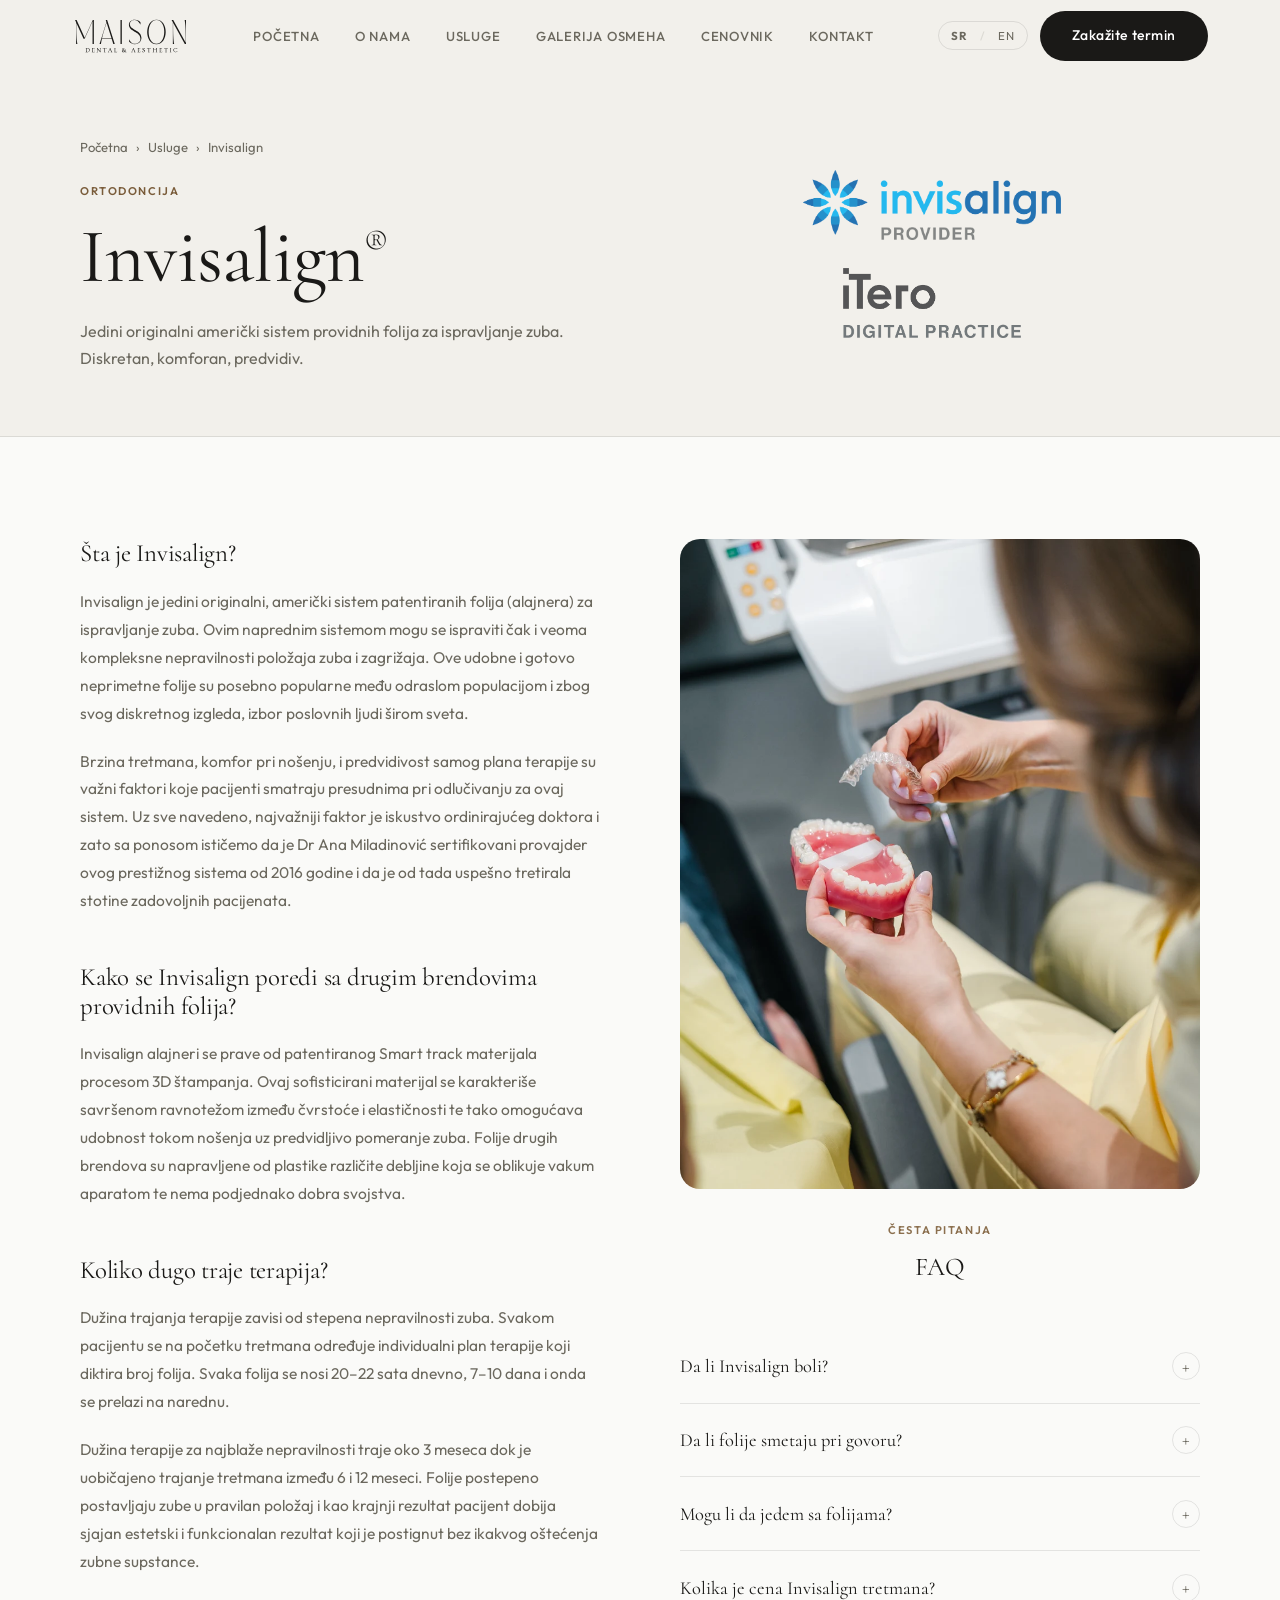
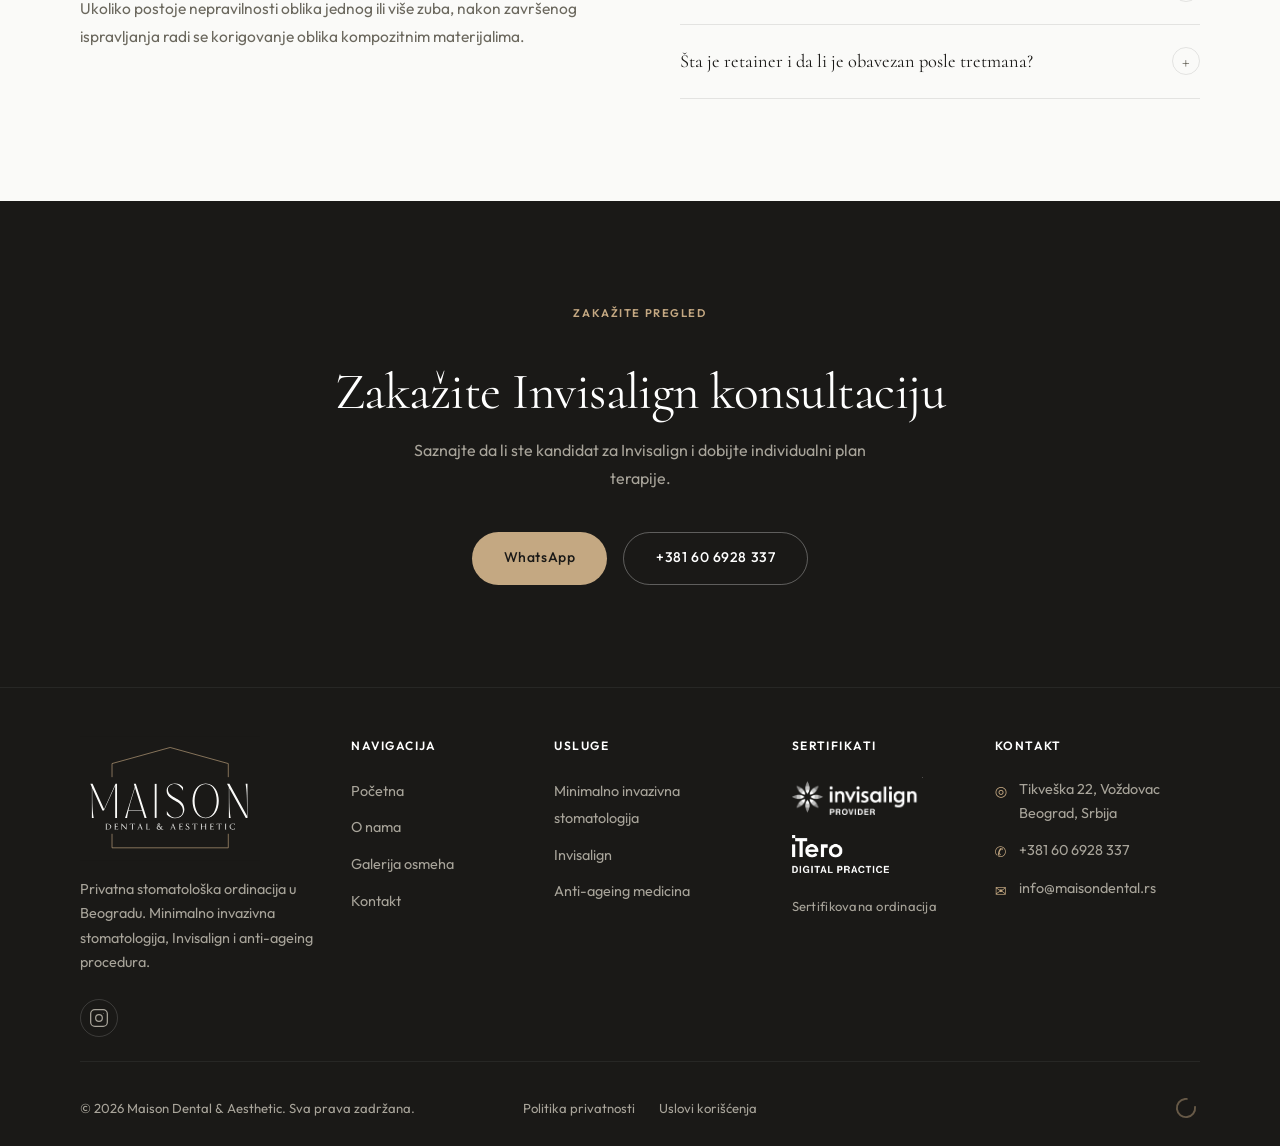
<file: usluge/invisalign.html>
<!DOCTYPE html>
<html lang="sr">
<head>
  <meta charset="UTF-8">
  <meta name="viewport" content="width=device-width, initial-scale=1.0">
  <title>Invisalign Beograd — providne folije | Maison Dental</title>
  <meta name="description" content="Invisalign tretman u Beogradu — sertifikovani provajder Dr Ana Miladinović od 2016. Providne folije za ispravljanje zuba, diskretno i bez metalnih aparatića.">
  <meta property="og:type" content="website">
  <meta property="og:title" content="Invisalign Beograd — Providne folije | Maison Dental">
  <meta property="og:description" content="Invisalign tretman u Beogradu. Sertifikovani provajder Dr Ana Miladinović od 2016. Diskretno ispravljanje zuba providnim folijama.">
  <meta property="og:image" content="https://maisondental.rs/images/og-preview.jpg">
  <meta property="og:url" content="https://maisondental.rs/usluge/invisalign.html">
  <meta property="og:locale" content="sr_RS">
  <link rel="canonical" href="https://maisondental.rs/usluge/invisalign.html">
  <style>
    .lang-toggle-btn { display:flex; align-items:center; gap:4px; font-size:0.72rem; font-weight:500; letter-spacing:0.08em; cursor:pointer; padding:4px 8px; border-radius:20px; border:1.5px solid var(--c-border); background:none; color:var(--c-ink-2); transition:border-color .2s; }
    .lang-toggle-btn:hover { border-color:var(--c-ink); }
    .lang-toggle-btn span { cursor:pointer; padding:2px 4px; border-radius:4px; transition:color .2s; }
    .lang-toggle-btn span:hover { color:var(--c-ink); }
    .lang-sep { color:var(--c-border); }
  .inv-hero-grid { display:grid; grid-template-columns:1fr 1fr; align-items:center; gap:3rem; }
  .inv-hero-badge { display:flex; flex-direction:column; justify-content:center; align-items:center; gap:1.75rem; }
  .inv-hero-badge img { height:70px; width:auto; opacity:.85; transition:opacity .2s; }
  .inv-hero-badge a:hover img { opacity:1; }
  .inv-reg { font-size:.42em; vertical-align:super; font-weight:300; line-height:1; }
  @media (max-width:767px) {
    .inv-hero-grid { grid-template-columns:1fr; }
    .inv-hero-badge { margin-top:2rem; gap:1.25rem; }
    .inv-hero-badge img { height:50px; }
  }
  </style>
  <link rel="icon" href="../favicon.svg" type="image/svg+xml">
  <link rel="apple-touch-icon" href="../favicon-180.png">
  <link rel="stylesheet" href="../css/style.css">
  <script type="application/ld+json">
  {
    "@context": "https://schema.org",
    "@graph": [
      {
        "@type": "MedicalProcedure",
        "@id": "https://maisondental.rs/usluge/invisalign.html#procedura",
        "name": "Invisalign — ispravljanje zuba providnim folijama",
        "alternateName": "Terapija providnim alajnerima",
        "procedureType": "https://schema.org/NoninvasiveProcedure",
        "bodyLocation": "Zubi i vilica",
        "howPerformed": "Terapija se sprovodi nizom providnih folija izrađenih po digitalnom otisku. Folije se nose oko 22 sata dnevno i menjaju na dve nedelje, bez brušenja zdravih zuba.",
        "preparation": "Prvi pregled, digitalno skeniranje zuba i izrada plana terapije.",
        "followup": "Redovne kontrole i retainer po završetku terapije.",
        "url": "https://maisondental.rs/usluge/invisalign.html",
        "performer": { "@id": "https://maisondental.rs/#ordinacija" }
      },
      {
        "@type": "BreadcrumbList",
        "itemListElement": [
          { "@type": "ListItem", "position": 1, "name": "Početna", "item": "https://maisondental.rs/" },
          { "@type": "ListItem", "position": 2, "name": "Usluge", "item": "https://maisondental.rs/usluge/stomatologija.html" },
          { "@type": "ListItem", "position": 3, "name": "Invisalign" }
        ]
      },
      {
        "@type": "FAQPage",
        "mainEntity": [
          {
            "@type": "Question",
            "name": "Da li Invisalign boli?",
            "acceptedAnswer": {
              "@type": "Answer",
              "text": "Invisalign je neuporedivo udobniji od metalnih aparatića. Može doći do blage nelagodnosti pri prvom nošenju svake nove folije — ovo je normalno i znak da zubi pomeraju. Nelagodnost prolazi za 1–2 dana."
            }
          },
          {
            "@type": "Question",
            "name": "Da li folije smetaju pri govoru?",
            "acceptedAnswer": {
              "@type": "Answer",
              "text": "Većina pacijenata se prilagodi za nekoliko dana. Folije su tanke i precizno se prilagođavaju obliku vaših zuba, tako da ometanje govora je minimalno i prolazno."
            }
          },
          {
            "@type": "Question",
            "name": "Mogu li da jedem sa folijama?",
            "acceptedAnswer": {
              "@type": "Answer",
              "text": "Folije se vade pri svakom obroku. To je jedna od prednosti Invisalign-a — možete jesti šta god želite, bez ograničenja kao kod metalnih aparatića. Potrebno ih je nositi 20–22 sata dnevno."
            }
          },
          {
            "@type": "Question",
            "name": "Kolika je cena Invisalign tretmana?",
            "acceptedAnswer": {
              "@type": "Answer",
              "text": "Cena zavisi od kompleksnosti slučaja i broja potrebnih folija. Na konsultaciji Dr Ana će proceniti vaš slučaj i dati preciznu ponudu. Pogledajte naš cenovnik za orjentacione cene."
            }
          },
          {
            "@type": "Question",
            "name": "Šta je retainer i da li je obavezan posle tretmana?",
            "acceptedAnswer": {
              "@type": "Answer",
              "text": "Nakon završetka tretmana obavezno se nosi retainer — fiksni (žičica sa unutrašnje strane zuba) ili mobilni (providna folija samo za noć). Retainer čuva postignat rezultat dugoročno."
            }
          }
        ]
      }
    ]
  }
  </script>
</head>
<body>

  <!-- NAVIGATION -->
  <nav class="nav" aria-label="Glavna navigacija">
    <div class="nav__inner">
      <a class="brand" href="../index.html" aria-label="Maison Dental &amp; Aesthetic — početna">
      <svg class="brand__mark" viewBox="0 0 540 240" preserveAspectRatio="xMinYMid slice" aria-hidden="true" focusable="false">
    <g fill="currentColor">
      <g class="ml-g" style="--a:translate(69.16px,46.03px) rotate(-34.50deg) scale(0.08586);--b:translate(57.44px,157.86px) rotate(0.00deg) scale(0.64300);--d:0ms"><path transform="translate(-80.13 -375.55)" d="M 138.29 373.96 L 147.7 373.96 L 147.7 201.89 L 140.17 201.89 L 82.02 330.01 L 23.86 201.89 L 12.57 201.89 L 20.29 218.56 L 20.29 373.96 L 29.7 373.96 C 26.31 351.98 22.17 329.22 22.17 242.39 L 22.17 222.8 L 73.73 336.1 L 81.45 336.1 L 138.29 210.89 Z M 138.29 373.96 "/></g>
      <g class="ml-g" style="--a:translate(89.98px,35.41px) rotate(-19.54deg) scale(0.08586);--b:translate(162.24px,157.86px) rotate(0.00deg) scale(0.64300);--d:70ms"><path transform="translate(-243.11 -375.55)" d="M 206.22 333.45 C 211.3 312.01 219.02 284.48 230.12 249.27 L 238.97 221.48 L 274.35 333.45 Z M 297.69 373.96 L 243.11 201.89 L 232.76 201.89 L 237.84 218.3 L 188.53 373.96 L 198.88 373.96 C 199.82 364.69 201.89 352.25 205.66 336.1 L 275.29 336.1 L 287.34 373.96 Z M 297.69 373.96 "/></g>
      <g class="ml-g" style="--a:translate(107.46px,31.12px) rotate(-8.03deg) scale(0.08586);--b:translate(226.86px,157.86px) rotate(0.00deg) scale(0.64300);--d:112ms"><path transform="translate(-343.61 -375.55)" d="M 348.31 201.89 L 338.9 201.89 L 338.9 373.96 L 348.31 373.96 Z M 348.31 201.89 "/></g>
      <g class="ml-g" style="--a:translate(124.63px,30.36px) rotate(2.95deg) scale(0.08586);--b:translate(291.53px,157.86px) rotate(0.00deg) scale(0.64300);--d:154ms"><path transform="translate(-444.19 -375.55)" d="M 405.71 230.48 C 405.71 215.65 418.32 202.68 441.28 202.68 C 461.6 202.68 476.47 223.59 482.49 236.3 L 482.3 218.56 C 473.83 208.24 460.09 200.03 441.28 200.03 C 414.18 200.03 399.31 217.5 399.31 236.57 C 399.31 288.19 481.93 283.16 481.93 336.89 C 481.93 355.69 469.32 372.9 441.46 372.9 C 421.14 372.9 406.27 351.98 400.25 339.54 L 400.25 357.02 C 408.91 367.34 422.64 375.55 441.46 375.55 C 473.08 375.55 489.08 353.04 489.08 329.75 C 489.08 272.3 405.71 275.48 405.71 230.48 "/></g>
      <g class="ml-g" style="--a:translate(148.53px,34.90px) rotate(18.54deg) scale(0.08586);--b:translate(389.97px,157.86px) rotate(0.00deg) scale(0.64300);--d:224ms"><path transform="translate(-597.28 -375.55)" d="M 597.29 372.9 C 522.57 372.9 522.57 202.68 597.29 202.68 C 672 202.68 672 372.9 597.29 372.9 M 597.29 200.03 C 508.64 200.03 508.64 375.54 597.29 375.54 C 685.93 375.54 685.93 200.03 597.29 200.03 "/></g>
      <g class="ml-g" style="--a:translate(170.84px,46.03px) rotate(34.50deg) scale(0.08586);--b:translate(492.76px,157.86px) rotate(0.00deg) scale(0.64300);--d:294ms"><path transform="translate(-757.15 -375.55)" d="M 799.59 201.89 C 802.98 223.86 807.12 246.62 807.12 333.45 L 807.12 364.43 L 717.35 201.89 L 705.3 201.89 L 714.71 218.83 L 714.71 373.96 L 724.12 373.96 C 720.74 351.98 716.6 329.22 716.6 242.39 L 716.6 222.27 L 800.54 373.96 L 809 373.96 L 809 201.89 Z M 799.59 201.89 "/></g>
      <g class="ml-g" style="--a:translate(20.73px,86.30px) rotate(108.75deg) scale(0.49838);--b:translate(72.23px,195.04px) rotate(0.00deg) scale(0.64300);--d:14ms"><path transform="translate(-103.13 -433.38)" d="M 102.59 431.54 L 101.12 431.54 C 99.21 431.54 95.15 431.17 95.15 428.5 L 95.15 404.6 C 96.57 404.37 98.04 404.23 99.41 404.23 C 108.27 404.23 114.29 410.89 114.29 419.08 C 114.29 425.24 109.64 431.54 102.59 431.54 M 101.02 402.76 L 88.15 402.76 C 87.86 402.76 87.76 403.36 88.54 403.59 L 89.57 403.86 C 90.89 404.23 91.23 404.69 91.23 405.42 L 91.23 430.39 C 91.23 431.12 90.89 431.58 89.57 431.95 L 88.54 432.22 C 87.76 432.45 87.86 433.05 88.15 433.05 L 102.39 433.05 C 111.3 433.05 118.5 426.2 118.5 417.88 C 118.5 409.56 110.66 402.76 101.02 402.76 "/></g>
      <g class="ml-g" style="--a:translate(15.64px,110.13px) rotate(95.40deg) scale(0.49838);--b:translate(98.15px,195.04px) rotate(0.00deg) scale(0.64300);--d:28ms"><path transform="translate(-143.44 -433.38)" d="M 134.8 431.95 L 133.77 432.22 C 132.99 432.45 133.09 433.05 133.38 433.05 L 151.68 433.05 C 152.81 433.05 153.15 432.55 153.3 431.3 L 153.84 427.21 C 153.89 426.8 153.2 426.48 153 427.12 C 151.54 431.35 149.82 431.67 144.98 431.67 L 143.66 431.67 C 141.06 431.67 140.38 430.34 140.38 428.36 L 140.38 418.02 L 144.88 418.02 C 148.01 418.02 149.19 418.62 149.23 420 C 149.23 420.27 149.33 420.36 149.53 420.36 C 149.73 420.36 150.07 420.09 150.16 419.58 L 150.41 418.39 C 150.75 416.64 150.9 416 150.56 415.81 C 150.02 415.54 150.31 416.5 147.43 416.5 L 140.38 416.5 L 140.38 407.45 C 140.38 405.47 141.06 404.14 143.66 404.14 L 144.98 404.14 C 149.14 404.14 150.95 404.32 151 408.09 C 151 408.73 151.78 408.41 151.88 408 L 152.56 404.5 C 152.81 403.22 152.81 402.76 151.68 402.76 L 133.38 402.76 C 133.09 402.76 132.99 403.36 133.77 403.59 L 134.8 403.86 C 136.12 404.23 136.46 404.69 136.46 405.42 L 136.46 430.39 C 136.46 431.12 136.12 431.58 134.8 431.95 "/></g>
      <g class="ml-g" style="--a:translate(16.24px,134.93px) rotate(81.81deg) scale(0.49838);--b:translate(123.63px,195.04px) rotate(0.00deg) scale(0.64300);--d:42ms"><path transform="translate(-183.06 -433.38)" d="M 172.83 409.75 L 193.88 432.87 C 194.17 433.19 194.61 433.38 195 433.38 C 195.44 433.38 195.79 433.14 195.79 432.73 L 195.79 405.42 C 195.79 404.69 196.12 404.23 197.45 403.86 L 198.48 403.59 C 199.31 403.36 199.16 402.76 198.87 402.76 L 189.23 402.76 C 188.79 402.76 188.64 403.36 189.76 403.59 L 191.18 403.86 C 193.09 404.23 193.53 405.2 193.53 406.34 L 193.53 425.97 C 193.53 426.25 193.39 426.29 193.24 426.11 L 172.24 403.04 C 171.95 402.71 171.51 402.53 171.07 402.53 C 170.63 402.53 170.29 402.76 170.29 403.17 L 170.29 430.39 C 170.29 431.12 169.94 431.58 168.62 431.95 L 167.59 432.22 C 166.81 432.46 166.91 433.05 167.2 433.05 L 176.65 433.05 C 177.04 433.05 177.23 432.46 176.16 432.22 L 174.79 431.95 C 172.93 431.58 172.54 430.62 172.54 429.46 L 172.54 409.88 C 172.54 409.61 172.68 409.56 172.83 409.75 "/></g>
      <g class="ml-g" style="--a:translate(23.30px,160.48px) rotate(67.28deg) scale(0.49838);--b:translate(151.04px,195.04px) rotate(0.00deg) scale(0.64300);--d:56ms"><path transform="translate(-225.69 -433.38)" d="M 228.09 404.14 L 231.76 404.14 C 235.92 404.14 237.73 404.32 237.78 408.18 C 237.78 408.82 238.56 408.5 238.66 408.09 L 239.35 404.5 C 239.59 403.22 239.59 402.76 238.46 402.76 L 214 402.76 C 212.87 402.76 212.57 403.26 212.38 404.5 L 211.84 408.32 C 211.79 408.73 212.48 409.05 212.67 408.41 C 214.14 404.41 217.27 404.14 219.48 404.14 L 223.49 404.14 C 223.79 404.14 223.83 404.27 223.83 404.46 L 223.83 429.93 C 223.83 430.84 223.39 431.77 221.78 432.04 L 220.65 432.22 C 219.62 432.41 219.77 433.05 220.16 433.05 L 231.42 433.05 C 231.81 433.05 231.96 432.41 230.93 432.22 L 229.8 432.04 C 228.19 431.77 227.75 430.84 227.75 429.93 L 227.75 404.46 C 227.75 404.27 227.8 404.14 228.09 404.14 "/></g>
      <g class="ml-g" style="--a:translate(36.46px,183.33px) rotate(52.84deg) scale(0.49838);--b:translate(175.96px,195.04px) rotate(0.00deg) scale(0.64300);--d:84ms"><path transform="translate(-264.46 -433.38)" d="M 259.27 419.91 L 263.23 409.65 C 263.38 409.24 263.62 409.19 263.82 409.65 L 267.79 419.91 Z M 270.72 431.95 L 269.79 432.22 C 268.91 432.46 269.06 433.05 269.4 433.05 L 280.02 433.05 C 280.32 433.05 280.41 432.46 279.58 432.22 L 279.09 432.09 C 277.04 431.49 276.16 430.48 275.47 428.82 L 266.12 405.38 C 265.24 403.22 265 402.71 264.46 402.71 C 263.92 402.71 263.72 403.31 262.84 405.47 L 253.45 428.82 C 252.76 430.48 251.88 431.49 249.82 432.09 L 249.34 432.22 C 248.5 432.46 248.6 433.05 248.89 433.05 L 257.7 433.05 C 258 433.05 258.2 432.46 257.31 432.22 L 256.34 431.95 C 255.11 431.58 254.91 431.03 255.26 430.2 L 258.59 421.61 L 268.47 421.61 L 271.8 430.2 C 272.14 431.03 271.95 431.58 270.72 431.95 "/></g>
      <g class="ml-g" style="--a:translate(53.56px,201.09px) rotate(39.33deg) scale(0.49838);--b:translate(201.41px,195.04px) rotate(0.00deg) scale(0.64300);--d:98ms"><path transform="translate(-304.03 -433.38)" d="M 295.39 431.95 L 294.37 432.22 C 293.58 432.45 293.68 433.05 293.98 433.05 L 312.28 433.05 C 313.41 433.05 313.75 432.55 313.89 431.3 L 314.43 427.21 C 314.48 426.8 313.8 426.48 313.6 427.12 C 312.13 431.35 310.42 431.67 305.57 431.67 L 304.25 431.67 C 301.66 431.67 300.97 430.34 300.97 428.36 L 300.97 405.42 C 300.97 404.69 301.41 404.23 303.03 403.86 L 304.3 403.59 C 305.33 403.36 305.18 402.76 304.79 402.76 L 293.98 402.76 C 293.68 402.76 293.58 403.36 294.37 403.59 L 295.39 403.86 C 296.71 404.23 297.06 404.69 297.06 405.42 L 297.06 430.39 C 297.06 431.12 296.71 431.58 295.39 431.95 "/></g>
      <g class="ml-g" style="--a:translate(88.85px,220.09px) rotate(17.29deg) scale(0.49838);--b:translate(241.27px,195.04px) rotate(0.00deg) scale(0.64300);--d:126ms"><path transform="translate(-366.02 -433.38)" d="M 357.26 416.36 C 360.25 419.3 364.51 422.52 368.42 428.04 C 366.46 429.7 363.97 430.57 361.08 430.57 C 356.43 430.57 352.76 428.27 352.76 423.3 C 352.76 420.59 353.89 418.34 357.26 416.36 M 360 404.04 C 362.06 404.04 363.87 405.42 363.87 408.04 C 363.87 410.66 362.06 412.5 359.61 413.7 C 357.66 411.72 356.38 409.97 356.38 407.86 C 356.38 405.65 357.8 404.04 360 404.04 M 348.89 424.55 C 348.89 430.16 354.18 433.28 360.15 433.28 C 363.87 433.28 367.1 432.09 369.64 429.56 C 371.95 432.18 374.59 433.23 377.09 433.23 C 379.68 433.23 381.73 432.13 382.81 430.8 C 383.16 430.39 383.01 429.79 382.47 430.2 C 381.34 431.03 380.07 431.44 378.95 431.44 C 376.2 431.44 373.86 428.87 372.54 427.03 C 372.39 426.8 372.19 426.57 372.04 426.39 C 372.97 424.73 373.76 422.8 374.3 420.55 C 374.69 418.98 374.98 417.47 377.43 416.96 L 378.11 416.82 C 378.99 416.64 378.8 416 378.26 416 L 369.21 416 C 368.62 416 368.52 416.64 369.3 416.78 L 370.38 416.96 C 373.07 417.42 373.02 418.85 372.68 420.41 C 372.29 422.11 371.7 423.68 370.97 424.96 C 367.34 420.46 363.53 417.38 360.74 414.8 C 364.07 413.24 366.61 410.66 366.61 407.68 C 366.61 404.55 363.77 402.48 360.15 402.48 C 356.19 402.48 353.1 405.01 353.25 409.15 C 353.35 411.49 354.43 413.38 356.14 415.21 C 351.93 417.38 348.89 420.27 348.89 424.55 "/></g>
      <g class="ml-g" style="--a:translate(131.42px,224.21px) rotate(-6.25deg) scale(0.49838);--b:translate(283.41px,195.04px) rotate(0.00deg) scale(0.64300);--d:140ms"><path transform="translate(-431.56 -433.38)" d="M 426.38 419.91 L 430.34 409.65 C 430.49 409.24 430.73 409.19 430.93 409.65 L 434.89 419.91 Z M 437.83 431.95 L 436.9 432.22 C 436.02 432.46 436.16 433.05 436.51 433.05 L 447.13 433.05 C 447.42 433.05 447.52 432.46 446.69 432.22 L 446.2 432.09 C 444.14 431.49 443.26 430.48 442.58 428.82 L 433.23 405.38 C 432.35 403.22 432.1 402.71 431.57 402.71 C 431.03 402.71 430.83 403.31 429.95 405.47 L 420.55 428.82 C 419.87 430.48 418.99 431.49 416.93 432.09 L 416.44 432.22 C 415.61 432.46 415.71 433.05 416 433.05 L 424.81 433.05 C 425.11 433.05 425.3 432.46 424.42 432.22 L 423.44 431.95 C 422.21 431.58 422.02 431.03 422.36 430.2 L 425.69 421.61 L 435.58 421.61 L 438.91 430.2 C 439.25 431.03 439.05 431.58 437.83 431.95 "/></g>
      <g class="ml-g" style="--a:translate(155.44px,218.66px) rotate(-19.76deg) scale(0.49838);--b:translate(308.86px,195.04px) rotate(0.00deg) scale(0.64300);--d:168ms"><path transform="translate(-471.14 -433.38)" d="M 462.5 431.95 L 461.47 432.22 C 460.69 432.45 460.79 433.05 461.08 433.05 L 479.39 433.05 C 480.51 433.05 480.86 432.55 481 431.3 L 481.54 427.21 C 481.59 426.8 480.9 426.48 480.71 427.12 C 479.24 431.35 477.53 431.67 472.68 431.67 L 471.36 431.67 C 468.77 431.67 468.08 430.34 468.08 428.36 L 468.08 418.02 L 472.58 418.02 C 475.71 418.02 476.89 418.62 476.94 420 C 476.94 420.27 477.04 420.36 477.23 420.36 C 477.43 420.36 477.77 420.09 477.87 419.58 L 478.11 418.39 C 478.46 416.64 478.6 416 478.26 415.81 C 477.72 415.54 478.02 416.5 475.13 416.5 L 468.08 416.5 L 468.08 407.45 C 468.08 405.47 468.77 404.14 471.36 404.14 L 472.68 404.14 C 476.84 404.14 478.65 404.32 478.7 408.09 C 478.7 408.73 479.48 408.41 479.58 408 L 480.27 404.5 C 480.51 403.22 480.51 402.76 479.39 402.76 L 461.08 402.76 C 460.79 402.76 460.69 403.36 461.47 403.59 L 462.5 403.86 C 463.82 404.23 464.16 404.69 464.16 405.42 L 464.16 430.39 C 464.16 431.12 463.82 431.58 462.5 431.95 "/></g>
      <g class="ml-g" style="--a:translate(174.94px,209.28px) rotate(-31.61deg) scale(0.49838);--b:translate(330.67px,195.04px) rotate(0.00deg) scale(0.64300);--d:182ms"><path transform="translate(-505.06 -433.38)" d="M 497.25 424.59 C 497.06 424.59 496.81 424.68 496.76 424.91 L 495.3 430.34 C 495.2 430.52 495.25 430.8 495.49 430.94 C 498.28 432.5 501.61 433.38 504.69 433.38 C 511.25 433.38 514.92 429.51 514.92 425.01 C 514.92 415.95 500.09 415.72 500.09 408.37 C 500.09 405.75 501.95 404 504.84 404 C 507.34 404 510.66 405.29 511.84 410.07 C 511.94 410.53 512.52 410.25 512.57 409.93 L 513.06 404 C 513.11 403.81 513.01 403.72 512.72 403.72 C 512.43 403.72 511.94 403.81 511.15 403.81 C 510.47 403.81 508.56 402.48 505.23 402.48 C 499.89 402.48 496.52 405.98 496.52 409.88 C 496.52 418.07 511.35 419.08 511.35 426.71 C 511.35 429.79 508.95 431.86 505.04 431.86 C 501.71 431.86 497.35 430.34 497.84 425.05 C 497.89 424.78 497.55 424.59 497.25 424.59 "/></g>
      <g class="ml-g" style="--a:translate(193.34px,194.90px) rotate(-44.40deg) scale(0.49838);--b:translate(354.60px,195.04px) rotate(0.00deg) scale(0.64300);--d:196ms"><path transform="translate(-542.28 -433.38)" d="M 544.68 404.14 L 548.35 404.14 C 552.51 404.14 554.32 404.32 554.37 408.18 C 554.37 408.82 555.16 408.5 555.25 408.09 L 555.94 404.5 C 556.18 403.22 556.18 402.76 555.06 402.76 L 530.59 402.76 C 529.46 402.76 529.17 403.26 528.97 404.5 L 528.43 408.32 C 528.38 408.73 529.07 409.05 529.27 408.41 C 530.73 404.41 533.87 404.14 536.07 404.14 L 540.08 404.14 C 540.38 404.14 540.43 404.27 540.43 404.46 L 540.43 429.93 C 540.43 430.84 539.98 431.77 538.37 432.04 L 537.24 432.22 C 536.21 432.41 536.36 433.05 536.75 433.05 L 548.01 433.05 C 548.4 433.05 548.55 432.41 547.52 432.22 L 546.39 432.04 C 544.78 431.77 544.34 430.84 544.34 429.93 L 544.34 404.46 C 544.34 404.27 544.39 404.14 544.68 404.14 "/></g>
      <g class="ml-g" style="--a:translate(209.85px,174.01px) rotate(-58.99deg) scale(0.49838);--b:translate(382.93px,195.04px) rotate(0.00deg) scale(0.64300);--d:210ms"><path transform="translate(-586.34 -433.38)" d="M 600.97 403.86 L 602 403.59 C 602.83 403.36 602.68 402.76 602.39 402.76 L 592.31 402.76 C 592.01 402.76 591.91 403.36 592.7 403.59 L 593.73 403.86 C 595.05 404.23 595.39 404.69 595.39 405.42 L 595.39 416 L 577.23 416 L 577.23 405.42 C 577.23 404.69 577.57 404.23 578.9 403.86 L 579.93 403.59 C 580.76 403.36 580.61 402.76 580.32 402.76 L 570.23 402.76 C 569.94 402.76 569.84 403.36 570.62 403.59 L 571.65 403.86 C 572.98 404.23 573.32 404.69 573.32 405.42 L 573.32 430.39 C 573.32 431.12 572.98 431.58 571.65 431.95 L 570.62 432.23 C 569.84 432.45 569.94 433.05 570.23 433.05 L 580.32 433.05 C 580.61 433.05 580.76 432.45 579.93 432.23 L 578.9 431.95 C 577.57 431.58 577.23 431.12 577.23 430.39 L 577.23 417.79 L 595.39 417.79 L 595.39 430.39 C 595.39 431.12 595.05 431.58 593.73 431.95 L 592.7 432.23 C 591.91 432.45 592.01 433.05 592.31 433.05 L 602.39 433.05 C 602.68 433.05 602.83 432.45 602 432.23 L 600.97 431.95 C 599.65 431.58 599.3 431.12 599.3 430.39 L 599.3 405.42 C 599.3 404.69 599.65 404.23 600.97 403.86 "/></g>
      <g class="ml-g" style="--a:translate(220.06px,151.27px) rotate(-72.65deg) scale(0.49838);--b:translate(409.79px,195.04px) rotate(0.00deg) scale(0.64300);--d:238ms"><path transform="translate(-628.11 -433.38)" d="M 619.47 431.95 L 618.45 432.22 C 617.66 432.45 617.76 433.05 618.05 433.05 L 636.36 433.05 C 637.48 433.05 637.83 432.55 637.98 431.3 L 638.52 427.21 C 638.56 426.8 637.88 426.48 637.68 427.12 C 636.21 431.35 634.5 431.67 629.66 431.67 L 628.33 431.67 C 625.74 431.67 625.05 430.34 625.05 428.36 L 625.05 418.02 L 629.55 418.02 C 632.69 418.02 633.86 418.62 633.91 420 C 633.91 420.27 634.01 420.36 634.21 420.36 C 634.4 420.36 634.75 420.09 634.84 419.58 L 635.09 418.39 C 635.43 416.64 635.58 416 635.23 415.81 C 634.7 415.54 634.99 416.5 632.1 416.5 L 625.05 416.5 L 625.05 407.45 C 625.05 405.47 625.74 404.14 628.33 404.14 L 629.66 404.14 C 633.82 404.14 635.62 404.32 635.68 408.09 C 635.68 408.73 636.46 408.41 636.55 408 L 637.24 404.5 C 637.48 403.22 637.48 402.76 636.36 402.76 L 618.05 402.76 C 617.76 402.76 617.66 403.36 618.45 403.59 L 619.47 403.86 C 620.8 404.23 621.14 404.69 621.14 405.42 L 621.14 430.39 C 621.14 431.12 620.8 431.58 619.47 431.95 "/></g>
      <g class="ml-g" style="--a:translate(224.52px,128.05px) rotate(-85.59deg) scale(0.49838);--b:translate(433.85px,195.04px) rotate(0.00deg) scale(0.64300);--d:252ms"><path transform="translate(-665.53 -433.38)" d="M 667.93 404.14 L 671.6 404.14 C 675.76 404.14 677.57 404.32 677.62 408.18 C 677.62 408.82 678.41 408.5 678.5 408.09 L 679.19 404.5 C 679.43 403.22 679.43 402.76 678.31 402.76 L 653.84 402.76 C 652.71 402.76 652.42 403.26 652.22 404.5 L 651.68 408.32 C 651.63 408.73 652.32 409.05 652.52 408.41 C 653.98 404.41 657.11 404.14 659.32 404.14 L 663.33 404.14 C 663.62 404.14 663.67 404.27 663.67 404.46 L 663.67 429.93 C 663.67 430.84 663.23 431.77 661.62 432.04 L 660.49 432.22 C 659.46 432.41 659.61 433.05 660 433.05 L 671.26 433.05 C 671.65 433.05 671.8 432.41 670.77 432.22 L 669.64 432.04 C 668.03 431.77 667.59 430.84 667.59 429.93 L 667.59 404.46 C 667.59 404.27 667.64 404.14 667.93 404.14 "/></g>
      <g class="ml-g" style="--a:translate(224.01px,106.89px) rotate(-97.18deg) scale(0.49838);--b:translate(455.08px,195.04px) rotate(0.00deg) scale(0.64300);--d:266ms"><path transform="translate(-698.55 -433.38)" d="M 702.14 403.86 L 703.18 403.59 C 704 403.36 703.86 402.76 703.57 402.76 L 693.48 402.76 C 693.19 402.76 693.09 403.36 693.88 403.59 L 694.9 403.86 C 696.22 404.23 696.57 404.69 696.57 405.42 L 696.57 430.39 C 696.57 431.12 696.22 431.58 694.9 431.95 L 693.88 432.23 C 693.09 432.45 693.19 433.05 693.48 433.05 L 703.57 433.05 C 703.86 433.05 704 432.45 703.18 432.23 L 702.14 431.95 C 700.82 431.58 700.48 431.12 700.48 430.39 L 700.48 405.42 C 700.48 404.69 700.82 404.23 702.14 403.86 "/></g>
      <g class="ml-g" style="--a:translate(219.27px,86.30px) rotate(-108.75deg) scale(0.49838);--b:translate(476.77px,195.04px) rotate(0.00deg) scale(0.64300);--d:280ms"><path transform="translate(-732.28 -433.38)" d="M 745.71 403.72 C 745.41 403.72 744.93 403.82 744.09 403.82 C 743.16 403.82 740.67 402.48 735.68 402.48 C 725.45 402.48 718.45 409.38 718.45 417.84 C 718.45 426.34 725.49 433.23 735.14 433.23 C 739.25 433.23 742.57 431.77 743.6 431.77 C 744.29 431.77 744.63 431.86 744.88 431.86 C 745.17 431.86 745.27 431.67 745.32 431.35 L 746.05 425.33 C 746.1 425.01 745.51 424.73 745.36 425.19 C 743.6 429.88 740.23 431.72 736.31 431.72 C 727.6 431.72 722.61 425.24 722.61 417.52 C 722.61 409.52 728.33 404 735.87 404 C 739.79 404 743.9 405.52 744.83 410.07 C 744.93 410.53 745.51 410.25 745.56 409.93 L 746.05 404 C 746.1 403.82 746 403.72 745.71 403.72 "/></g>
    </g>
  </svg>
    </a>
      <ul class="nav__links" role="list">
        <li><a href="../index.html" data-i18n="nav.home">Početna</a></li>
        <li><a href="../o-nama.html" data-i18n="nav.about">O nama</a></li>
        <li class="nav__dropdown">
          <a href="#" aria-haspopup="true" data-i18n="nav.services">Usluge</a>
          <ul class="nav__dropdown-menu" role="list">
            <li><a href="stomatologija.html">Minimalno invazivna stomatologija</a></li>
            <li><a href="invisalign.html">Invisalign</a></li>
            <li><a href="anti-ageing.html">Anti-ageing &amp; estetska medicina</a></li>
          </ul>
        </li>
        <li><a href="../galerija.html" data-i18n="nav.gallery">Galerija osmeha</a></li>
        <li><a href="../cenovnik.html" data-i18n="nav.prices">Cenovnik</a></li>
        <li><a href="../kontakt.html" data-i18n="nav.contact">Kontakt</a></li>
      </ul>
            <div style="display:flex;align-items:center;gap:0.75rem">
        <button class="lang-toggle-btn" aria-label="Promeni jezik">
          <span data-lang-sr>SR</span><span class="lang-sep">/</span><span data-lang-en>EN</span>
        </button>
        <a href="https://booking.dentify.io/maison-dental/" class="btn btn--dark nav__cta" target="_blank" rel="noopener" data-i18n="btn.book">Zakažite termin</a>
      </div>
      <button class="nav__burger" aria-label="Otvori meni" aria-expanded="false" aria-controls="mobile-menu">
        <span></span><span></span><span></span>
      </button>
    </div>
  </nav>

  <!-- MOBILE MENU -->
  <nav class="nav__mobile" id="mobile-menu" aria-label="Mobilna navigacija">
    <a href="../index.html" data-i18n="nav.home">Početna</a>
    <a href="../o-nama.html" data-i18n="nav.about">O nama</a>
    <div class="mobile-sub">
      <a href="stomatologija.html">Minimalno invazivna stomatologija</a>
      <a href="invisalign.html">Invisalign</a>
      <a href="anti-ageing.html">Anti-ageing &amp; estetska medicina</a>
    </div>
    <a href="../galerija.html" data-i18n="nav.gallery">Galerija osmeha</a>
    <a href="../cenovnik.html" data-i18n="nav.prices">Cenovnik</a>
    <a href="../kontakt.html" data-i18n="nav.contact">Kontakt</a>
    <a href="https://booking.dentify.io/maison-dental/" class="btn btn--dark" target="_blank" rel="noopener" data-i18n="btn.book">Zakažite termin</a>
  </nav>

  <main>
    <!-- PAGE HERO -->
    <div class="page-hero">
      <div class="container inv-hero-grid">
        <div>
          <nav class="breadcrumb" aria-label="Breadcrumb">
            <a href="../index.html" data-i18n="bc.home">Početna</a>
            <span aria-hidden="true">›</span>
            <a href="../index.html#usluge" data-i18n="bc.services">Usluge</a>
            <span aria-hidden="true">›</span>
            <span>Invisalign</span>
          </nav>
          <p class="eyebrow" data-i18n="inv.hero.eyebrow">Ortodoncija</p>
          <h1><span data-i18n="inv.hero.h1">Invisalign</span><sup class="inv-reg">®</sup></h1>
          <p data-i18n="inv.hero.p">Jedini originalni američki sistem providnih folija za ispravljanje zuba. Diskretan, komforan, predvidiv.</p>
        </div>
        <div class="inv-hero-badge">
          <a href="https://www.invisalign.com/" target="_blank" rel="noopener noreferrer" aria-label="Invisalign Provider — zvanični sajt">
            <img src="../images/sertifikati/invisalign-provider-blue.png" alt="Invisalign Provider" width="260" loading="eager" decoding="async">
          </a>
          <a href="https://itero.com/" target="_blank" rel="noopener noreferrer" aria-label="iTero Digital Practice">
            <img src="../images/sertifikati/itero-digital-practice-grey.png" alt="iTero Digital Practice" width="260" loading="eager" decoding="async">
          </a>
        </div>
      </div>
    </div>

    <!-- CONTENT -->
    <section class="section">
      <div class="container">
        <div class="grid-2" style="gap:5rem;align-items:start">
          <article class="service-content reveal">
            <h2 data-i18n="inv.h2.1">Šta je Invisalign?</h2>
            <p data-i18n="inv.p1">
              Invisalign je jedini originalni, američki sistem patentiranih folija (alajnera) za
              ispravljanje zuba. Ovim naprednim sistemom mogu se ispraviti čak i veoma kompleksne
              nepravilnosti položaja zuba i zagrižaja. Ove udobne i gotovo neprimetne folije su
              posebno popularne među odraslom populacijom i zbog svog diskretnog izgleda, izbor
              poslovnih ljudi širom sveta.
            </p>
            <p data-i18n="inv.p2">
              Brzina tretmana, komfor pri nošenju, i predvidivost samog plana terapije su važni
              faktori koje pacijenti smatraju presudnima pri odlučivanju za ovaj sistem. Uz sve
              navedeno, najvažniji faktor je iskustvo ordinirajućeg doktora i zato sa ponosom
              ističemo da je Dr Ana Miladinović sertifikovani provajder ovog prestižnog sistema
              od 2016 godine i da je od tada uspešno tretirala stotine zadovoljnih pacijenata.
            </p>

            <h2 data-i18n="inv.h2.2">Providne folije u odnosu na fiksni aparatić</h2>
            <p data-i18n="inv.p3">
              Invisalign alajneri se prave od patentiranog Smart track materijala procesom 3D
              štampanja. Ovaj sofisticirani materijal se karakteriše savršenom ravnotežom između
              čvrstoće i elastičnosti te tako omogućava udobnost tokom nošenja uz predvidljivo
              pomeranje zuba. Folije drugih brendova su napravljene od plastike različite debljine
              koja se oblikuje vakum aparatom te nema podjednako dobra svojstva.
            </p>

            <h2 data-i18n="inv.h2.3">Koliko dugo traje terapija?</h2>
            <p data-i18n="inv.p4">
              Dužina trajanja terapije zavisi od stepena nepravilnosti zuba. Svakom pacijentu se
              na početku tretmana određuje individualni plan terapije koji diktira broj folija.
              Svaka folija se nosi 20–22 sata dnevno, 7–10 dana i onda se prelazi na narednu.
            </p>
            <p data-i18n="inv.p5">
              Dužina terapije za najblaže nepravilnosti traje oko 3 meseca dok je uobičajeno
              trajanje tretmana između 6 i 9 meseci. Folije postepeno postavljaju zube u pravilan
              položaj i kao krajnji rezultat pacijent dobija sjajan estetski i funkcionalan
              rezultat koji je postignut bez ikakvog oštećenja zubne supstance.
            </p>
            <p data-i18n="inv.p6">
              Ukoliko postoje nepravilnosti oblika jednog ili više zuba, nakon završenog
              ispravljanja radi se korigovanje oblika kompozitnim materijalima.
            </p>
          </article>

          <div>
            <div class="reveal" style="aspect-ratio:4/5;border-radius:20px;margin-bottom:2rem;overflow:hidden" role="img">
              <img src="../images/invisalign-tretman.webp" alt="Dr Ana Miladinović prikazuje Invisalign folije na modelu zuba" width="931" height="1400" loading="lazy" decoding="async" style="width:100%;height:100%;object-fit:cover;display:block;">
            </div>

            <!-- FAQ -->
            <div class="faq reveal">
              <div class="faq__head">
                <p class="eyebrow" data-i18n="inv.faq.eyebrow">Česta pitanja</p>
                <h2 style="font-size:1.6rem">FAQ</h2>
              </div>

              <div class="faq-item">
                <h3 class="faq-item__heading">
                <button class="faq-item__question" aria-expanded="false">
                  <span data-i18n="inv.faq.q1">Da li Invisalign boli?</span>
                  <span class="faq-item__icon" aria-hidden="true">+</span>
                </button>
              </h3>
                <div class="faq-item__answer">
                  <p data-i18n="inv.faq.a1">Invisalign je neuporedivo udobniji od metalnih aparatića. Može doći do blage nelagodnosti pri prvom nošenju svake nove folije — ovo je normalno i znak da zubi pomeraju. Nelagodnost prolazi za 1–2 dana.</p>
                </div>
              </div>

              <div class="faq-item">
                <h3 class="faq-item__heading">
                <button class="faq-item__question" aria-expanded="false">
                  <span data-i18n="inv.faq.q2">Da li folije smetaju pri govoru?</span>
                  <span class="faq-item__icon" aria-hidden="true">+</span>
                </button>
              </h3>
                <div class="faq-item__answer">
                  <p data-i18n="inv.faq.a2">Većina pacijenata se prilagodi za nekoliko dana. Folije su tanke i precizno se prilagođavaju obliku vaših zuba, tako da ometanje govora je minimalno i prolazno.</p>
                </div>
              </div>

              <div class="faq-item">
                <h3 class="faq-item__heading">
                <button class="faq-item__question" aria-expanded="false">
                  <span data-i18n="inv.faq.q3">Mogu li da jedem sa folijama?</span>
                  <span class="faq-item__icon" aria-hidden="true">+</span>
                </button>
              </h3>
                <div class="faq-item__answer">
                  <p data-i18n="inv.faq.a3">Folije se vade pri svakom obroku. To je jedna od prednosti Invisalign-a — možete jesti šta god želite, bez ograničenja kao kod metalnih aparatića. Potrebno ih je nositi 20–22 sata dnevno.</p>
                </div>
              </div>

              <div class="faq-item">
                <h3 class="faq-item__heading">
                <button class="faq-item__question" aria-expanded="false">
                  <span data-i18n="inv.faq.q4">Kolika je cena Invisalign tretmana?</span>
                  <span class="faq-item__icon" aria-hidden="true">+</span>
                </button>
              </h3>
                <div class="faq-item__answer">
                  <p data-i18n-html="inv.faq.a4">Cena zavisi od kompleksnosti slučaja i broja potrebnih folija. Na konsultaciji Dr Ana će proceniti vaš slučaj i dati preciznu ponudu. Pogledajte naš <a href="../cenovnik.html#invisalign" style="color:var(--c-accent-dark);font-weight:500">cenovnik</a> za orjentacione cene.</p>
                </div>
              </div>

              <div class="faq-item">
                <h3 class="faq-item__heading">
                <button class="faq-item__question" aria-expanded="false">
                  <span data-i18n="inv.faq.q5">Šta je retainer i da li je obavezan posle tretmana?</span>
                  <span class="faq-item__icon" aria-hidden="true">+</span>
                </button>
              </h3>
                <div class="faq-item__answer">
                  <p data-i18n="inv.faq.a5">Nakon završetka tretmana obavezno se nosi retainer — fiksni (žičica sa unutrašnje strane zuba) ili mobilni (providna folija samo za noć). Retainer čuva postignat rezultat dugoročno.</p>
                </div>
              </div>
            </div>
          </div>
        </div>
      </div>
    </section>

    <!-- CTA -->
    <section class="cta-banner">
      <div class="container">
        <p class="eyebrow" style="color:var(--c-accent)" data-i18n="cta.eyebrow">Zakažite pregled</p>
        <h2 class="reveal" data-i18n="cta.inv.h2">Zakažite Invisalign konsultaciju</h2>
        <p class="reveal" data-i18n="cta.inv.p">Saznajte da li ste kandidat za Invisalign i dobijte individualni plan terapije.</p>
        <div class="cta-banner__actions reveal">
          <a href="https://wa.me/381606928337" class="btn btn--accent" target="_blank" rel="noopener">WhatsApp</a>
          <a href="tel:+381606928337" class="btn btn--outline-light">+381 60 6928 337</a>
        </div>
      </div>
    </section>
  </main>

  <!-- FOOTER -->
  <footer class="footer">
    <div class="container">
      <div class="footer__grid">
        <div>
          <div class="footer__logo">
            <img src="../images/maisondental-logo-dark.svg" alt="Maison Dental &amp; Aesthetic" height="36" loading="lazy">
          </div>
          <p class="footer__desc" data-i18n="footer.desc">Privatna stomatološka ordinacija u Beogradu. Minimalno invazivna stomatologija, Invisalign i anti-ageing procedura.</p>
          <div class="footer__social">
            <a href="https://www.instagram.com/smile_by_dr_ana/" class="footer__social-link" target="_blank" rel="noopener" aria-label="Instagram"><svg xmlns="http://www.w3.org/2000/svg" width="20" height="20" viewBox="0 0 24 24" fill="none" stroke="currentColor" stroke-width="1.5" stroke-linecap="round" stroke-linejoin="round" aria-hidden="true"><rect x="2" y="2" width="20" height="20" rx="5" ry="5"/><circle cx="12" cy="12" r="4"/><circle cx="17.5" cy="6.5" r="0.5" fill="currentColor" stroke="none"/></svg></a>
          </div>
        </div>
        <div>
          <div class="footer__heading" data-i18n="footer.nav">Navigacija</div>
          <ul class="footer__links">
            <li><a href="../index.html" data-i18n="nav.home">Početna</a></li>
            <li><a href="../o-nama.html" data-i18n="nav.about">O nama</a></li>
            <li><a href="../galerija.html" data-i18n="nav.gallery">Galerija osmeha</a></li>
            <li><a href="../kontakt.html" data-i18n="nav.contact">Kontakt</a></li>
          </ul>
        </div>
        <div>
          <div class="footer__heading" data-i18n="footer.services">Usluge</div>
          <ul class="footer__links">
            <li><a href="stomatologija.html">Minimalno invazivna stomatologija</a></li>
            <li><a href="invisalign.html">Invisalign</a></li>
            <li><a href="anti-ageing.html">Anti-ageing medicina</a></li>
          </ul>
        </div>
        <div>
          <div class="footer__heading" data-i18n="footer.sertifikati">Sertifikati</div>
          <a class="cert-badge" href="invisalign.html" aria-label="Sertifikovani Invisalign provajder">
            <img src="../images/sertifikati/invisalign-provider-white.png" alt="Invisalign Provider" width="150" height="62" loading="lazy" decoding="async">
          </a>
          <a class="cert-badge" href="invisalign.html" aria-label="iTero Digital Practice" style="margin-top:0.75rem">
            <img src="../images/sertifikati/itero-digital-practice-white.png" alt="iTero Digital Practice" width="150" height="62" loading="lazy" decoding="async">
          </a>
          <p class="cert-note" data-i18n="footer.cert.note">Sertifikovana ordinacija</p>
        </div>
        <div>
          <div class="footer__heading" data-i18n="footer.contact">Kontakt</div>
          <div class="footer__contact-item">
            <span class="footer__contact-icon" aria-hidden="true">◎</span>
            <span>Tikveška 22, Voždovac<br>Beograd, Srbija</span>
          </div>
          <div class="footer__contact-item">
            <span class="footer__contact-icon" aria-hidden="true">✆</span>
            <a href="tel:+381606928337">+381 60 6928 337</a>
          </div>
          <div class="footer__contact-item">
            <span class="footer__contact-icon" aria-hidden="true">✉</span>
            <a href="mailto:info@maisondental.rs">info@maisondental.rs</a>
          </div>
        </div>
      </div>
      <div class="footer__bottom">
        <span data-i18n="footer.rights">© 2026 Maison Dental &amp; Aesthetic. Sva prava zadržana.</span>
        <nav aria-label="Pravni dokumenti" class="footer__legal-links">
          <a href="../politika-privatnosti.html" data-i18n="footer.legal.pp">Politika privatnosti</a>
          <a href="../uslovi-koriscenja.html" data-i18n="footer.legal.uk">Uslovi korišćenja</a>
        </nav>
        <div class="footer-rondo" id="footer-rondo">
          <span class="footer-rondo-reveal">
            <a href="https://rondo.rs" class="footer-rondo-label" id="footer-rondo-label"
               target="_blank" rel="noopener noreferrer" tabindex="-1" aria-hidden="true">WebDesign <b>Rondo</b></a>
          </span>
          <button class="footer-rondo-btn" id="footer-rondo-btn" aria-label="WebDesign Rondo" title="WebDesign Rondo">
            <svg xmlns="http://www.w3.org/2000/svg" viewBox="0 0 100 100" width="24" height="24" aria-hidden="true">
              <circle cx="50" cy="50" r="38" fill="none" stroke="var(--rondo-ring)"
                      stroke-width="8" stroke-linecap="round"
                      stroke-dasharray="186 54" transform="rotate(-7 50 50)"/>
            </svg>
          </button>
        </div>
      </div>
    </div>
  </footer>

  <script src="../js/i18n.js" defer></script>
  <script src="../js/main.js" defer></script>
</body>
</html>
</file>
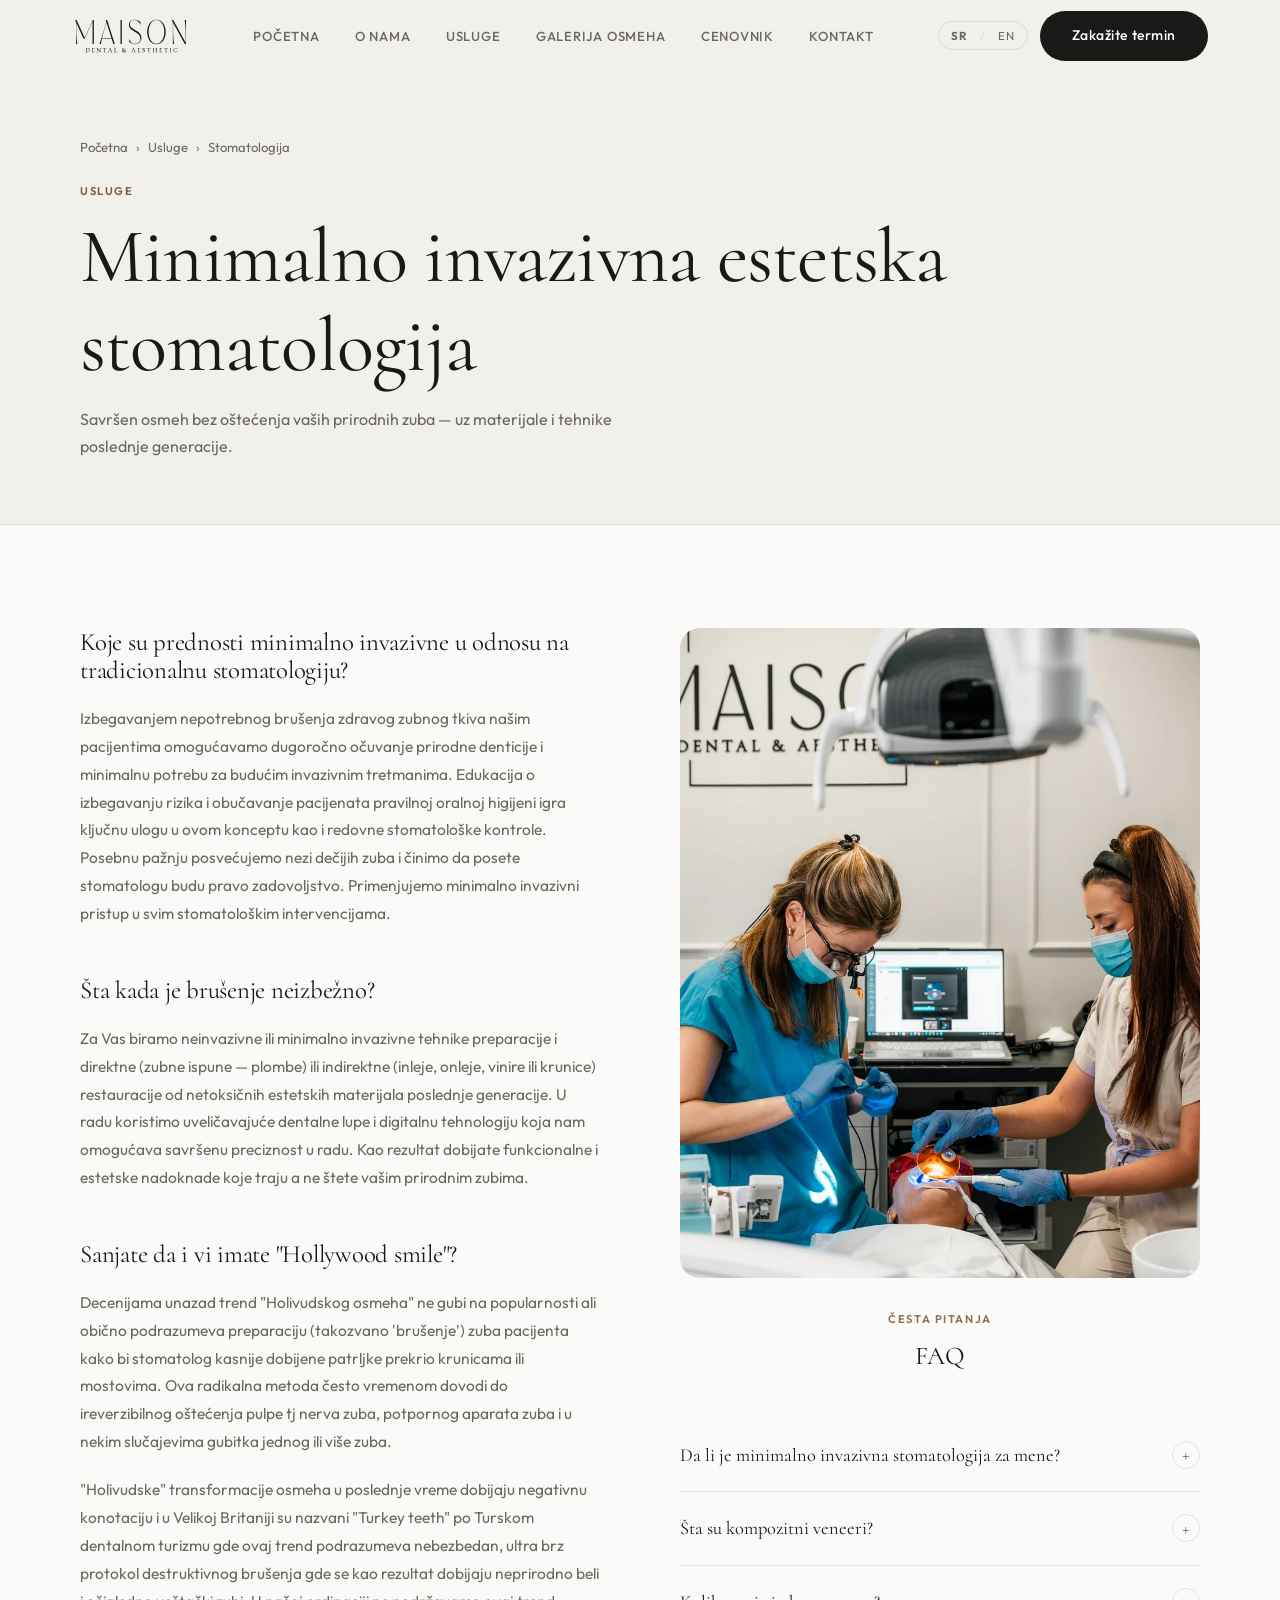
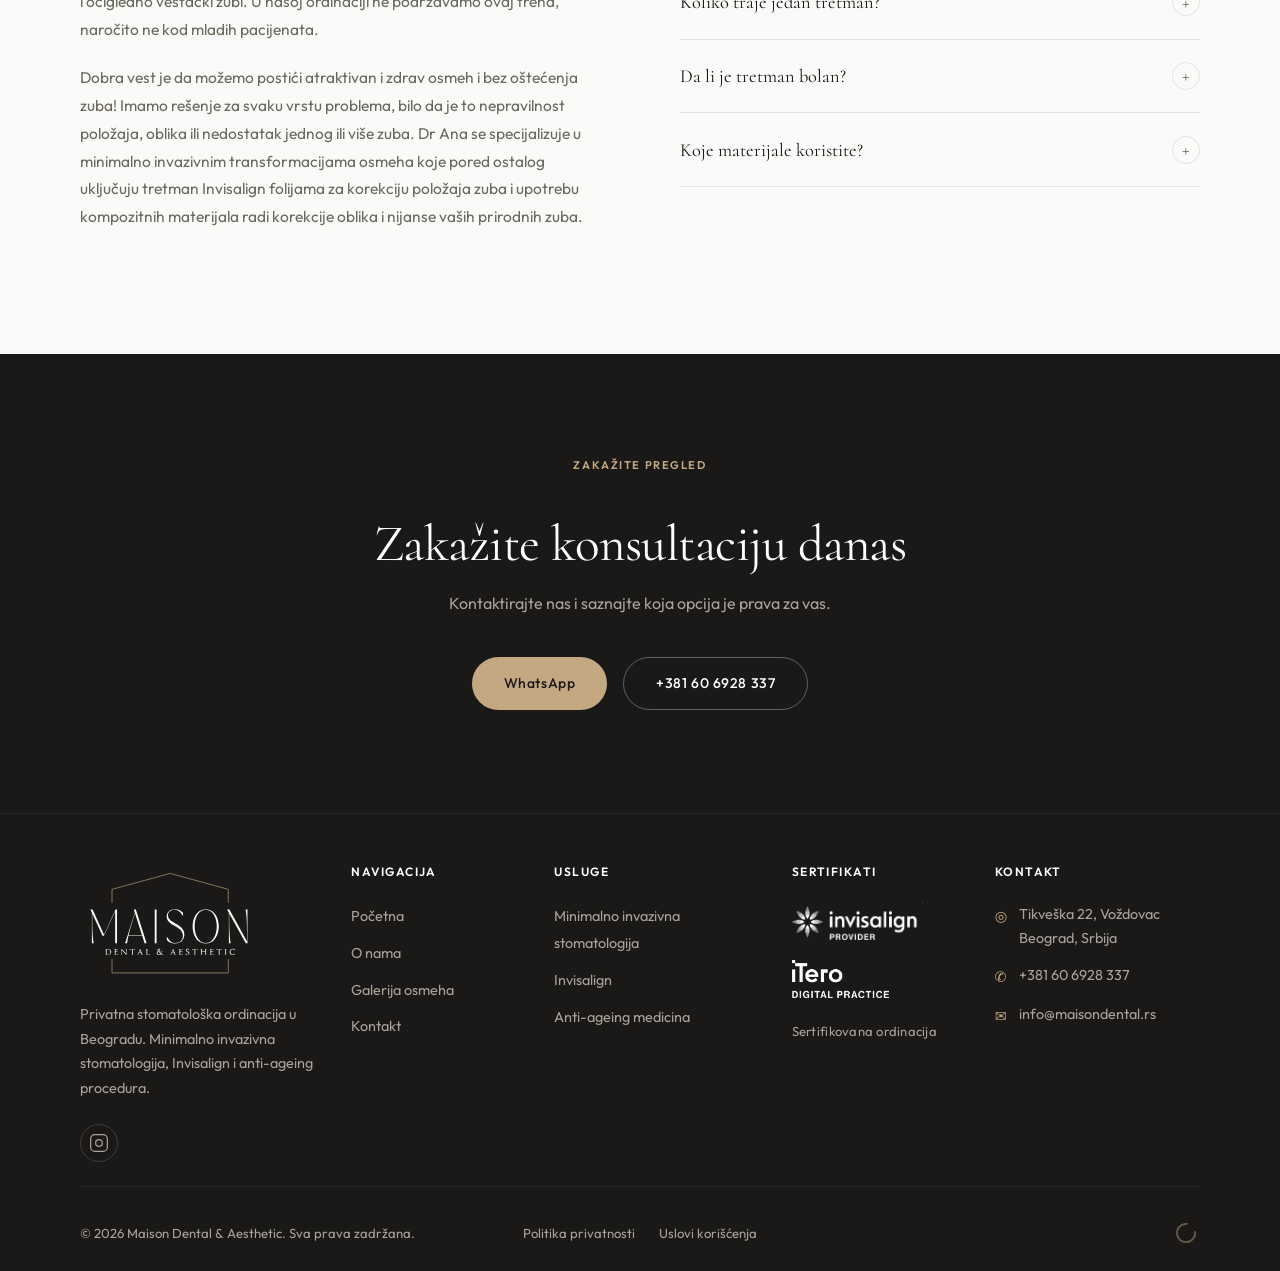
<file: usluge/stomatologija.html>
<!DOCTYPE html>
<html lang="sr">
<head>
  <meta charset="UTF-8">
  <meta name="viewport" content="width=device-width, initial-scale=1.0">
  <title>Estetska stomatologija Beograd | Maison Dental</title>
  <meta name="description" content="Estetska stomatologija bez brušenja zuba u Beogradu. Dr Ana Miladinović — kompozitni veneeri, inleji, onleji i smile design uz minimalno invazivne tehnike.">
  <meta property="og:type" content="website">
  <meta property="og:title" content="Minimalno invazivna estetska stomatologija Beograd | Maison Dental">
  <meta property="og:description" content="Estetska stomatologija bez brušenja zuba u Beogradu. Kompozitni veneeri, inleji, onleji i smile design uz minimalno invazivne tehnike.">
  <meta property="og:image" content="https://maisondental.rs/images/og-preview.jpg">
  <meta property="og:url" content="https://maisondental.rs/usluge/stomatologija.html">
  <meta property="og:locale" content="sr_RS">
  <link rel="canonical" href="https://maisondental.rs/usluge/stomatologija.html">
  <style>
    .lang-toggle-btn { display:flex; align-items:center; gap:4px; font-size:0.72rem; font-weight:500; letter-spacing:0.08em; cursor:pointer; padding:4px 8px; border-radius:20px; border:1.5px solid var(--c-border); background:none; color:var(--c-ink-2); transition:border-color .2s; }
    .lang-toggle-btn:hover { border-color:var(--c-ink); }
    .lang-toggle-btn span { cursor:pointer; padding:2px 4px; border-radius:4px; transition:color .2s; }
    .lang-toggle-btn span:hover { color:var(--c-ink); }
    .lang-sep { color:var(--c-border); }
  </style>
  <link rel="icon" href="../favicon.svg" type="image/svg+xml">
  <link rel="apple-touch-icon" href="../favicon-180.png">
  <link rel="stylesheet" href="../css/style.css">
  <script type="application/ld+json">
  {
    "@context": "https://schema.org",
    "@graph": [
      {
        "@type": "MedicalProcedure",
        "@id": "https://maisondental.rs/usluge/stomatologija.html#procedura",
        "name": "Minimalno invazivna estetska stomatologija",
        "procedureType": "https://schema.org/NoninvasiveProcedure",
        "bodyLocation": "Zubi",
        "description": "Estetska stomatologija bez brušenja zuba u Beogradu. Kompozitni veneeri, inleji, onleji i smile design uz minimalno invazivne tehnike.",
        "url": "https://maisondental.rs/usluge/stomatologija.html",
        "performer": { "@id": "https://maisondental.rs/#ordinacija" }
      },
      {
        "@type": "BreadcrumbList",
        "itemListElement": [
          { "@type": "ListItem", "position": 1, "name": "Početna", "item": "https://maisondental.rs/" },
          { "@type": "ListItem", "position": 2, "name": "Usluge", "item": "https://maisondental.rs/usluge/stomatologija.html" },
          { "@type": "ListItem", "position": 3, "name": "Minimalno invazivna estetska stomatologija" }
        ]
      }
    ]
  }
  </script>
</head>
<body>

  <!-- NAVIGATION -->
  <nav class="nav" aria-label="Glavna navigacija">
    <div class="nav__inner">
      <a class="brand" href="../index.html" aria-label="Maison Dental &amp; Aesthetic — početna">
      <svg class="brand__mark" viewBox="0 0 540 240" preserveAspectRatio="xMinYMid slice" aria-hidden="true" focusable="false">
    <g fill="currentColor">
      <g class="ml-g" style="--a:translate(69.16px,46.03px) rotate(-34.50deg) scale(0.08586);--b:translate(57.44px,157.86px) rotate(0.00deg) scale(0.64300);--d:0ms"><path transform="translate(-80.13 -375.55)" d="M 138.29 373.96 L 147.7 373.96 L 147.7 201.89 L 140.17 201.89 L 82.02 330.01 L 23.86 201.89 L 12.57 201.89 L 20.29 218.56 L 20.29 373.96 L 29.7 373.96 C 26.31 351.98 22.17 329.22 22.17 242.39 L 22.17 222.8 L 73.73 336.1 L 81.45 336.1 L 138.29 210.89 Z M 138.29 373.96 "/></g>
      <g class="ml-g" style="--a:translate(89.98px,35.41px) rotate(-19.54deg) scale(0.08586);--b:translate(162.24px,157.86px) rotate(0.00deg) scale(0.64300);--d:70ms"><path transform="translate(-243.11 -375.55)" d="M 206.22 333.45 C 211.3 312.01 219.02 284.48 230.12 249.27 L 238.97 221.48 L 274.35 333.45 Z M 297.69 373.96 L 243.11 201.89 L 232.76 201.89 L 237.84 218.3 L 188.53 373.96 L 198.88 373.96 C 199.82 364.69 201.89 352.25 205.66 336.1 L 275.29 336.1 L 287.34 373.96 Z M 297.69 373.96 "/></g>
      <g class="ml-g" style="--a:translate(107.46px,31.12px) rotate(-8.03deg) scale(0.08586);--b:translate(226.86px,157.86px) rotate(0.00deg) scale(0.64300);--d:112ms"><path transform="translate(-343.61 -375.55)" d="M 348.31 201.89 L 338.9 201.89 L 338.9 373.96 L 348.31 373.96 Z M 348.31 201.89 "/></g>
      <g class="ml-g" style="--a:translate(124.63px,30.36px) rotate(2.95deg) scale(0.08586);--b:translate(291.53px,157.86px) rotate(0.00deg) scale(0.64300);--d:154ms"><path transform="translate(-444.19 -375.55)" d="M 405.71 230.48 C 405.71 215.65 418.32 202.68 441.28 202.68 C 461.6 202.68 476.47 223.59 482.49 236.3 L 482.3 218.56 C 473.83 208.24 460.09 200.03 441.28 200.03 C 414.18 200.03 399.31 217.5 399.31 236.57 C 399.31 288.19 481.93 283.16 481.93 336.89 C 481.93 355.69 469.32 372.9 441.46 372.9 C 421.14 372.9 406.27 351.98 400.25 339.54 L 400.25 357.02 C 408.91 367.34 422.64 375.55 441.46 375.55 C 473.08 375.55 489.08 353.04 489.08 329.75 C 489.08 272.3 405.71 275.48 405.71 230.48 "/></g>
      <g class="ml-g" style="--a:translate(148.53px,34.90px) rotate(18.54deg) scale(0.08586);--b:translate(389.97px,157.86px) rotate(0.00deg) scale(0.64300);--d:224ms"><path transform="translate(-597.28 -375.55)" d="M 597.29 372.9 C 522.57 372.9 522.57 202.68 597.29 202.68 C 672 202.68 672 372.9 597.29 372.9 M 597.29 200.03 C 508.64 200.03 508.64 375.54 597.29 375.54 C 685.93 375.54 685.93 200.03 597.29 200.03 "/></g>
      <g class="ml-g" style="--a:translate(170.84px,46.03px) rotate(34.50deg) scale(0.08586);--b:translate(492.76px,157.86px) rotate(0.00deg) scale(0.64300);--d:294ms"><path transform="translate(-757.15 -375.55)" d="M 799.59 201.89 C 802.98 223.86 807.12 246.62 807.12 333.45 L 807.12 364.43 L 717.35 201.89 L 705.3 201.89 L 714.71 218.83 L 714.71 373.96 L 724.12 373.96 C 720.74 351.98 716.6 329.22 716.6 242.39 L 716.6 222.27 L 800.54 373.96 L 809 373.96 L 809 201.89 Z M 799.59 201.89 "/></g>
      <g class="ml-g" style="--a:translate(20.73px,86.30px) rotate(108.75deg) scale(0.49838);--b:translate(72.23px,195.04px) rotate(0.00deg) scale(0.64300);--d:14ms"><path transform="translate(-103.13 -433.38)" d="M 102.59 431.54 L 101.12 431.54 C 99.21 431.54 95.15 431.17 95.15 428.5 L 95.15 404.6 C 96.57 404.37 98.04 404.23 99.41 404.23 C 108.27 404.23 114.29 410.89 114.29 419.08 C 114.29 425.24 109.64 431.54 102.59 431.54 M 101.02 402.76 L 88.15 402.76 C 87.86 402.76 87.76 403.36 88.54 403.59 L 89.57 403.86 C 90.89 404.23 91.23 404.69 91.23 405.42 L 91.23 430.39 C 91.23 431.12 90.89 431.58 89.57 431.95 L 88.54 432.22 C 87.76 432.45 87.86 433.05 88.15 433.05 L 102.39 433.05 C 111.3 433.05 118.5 426.2 118.5 417.88 C 118.5 409.56 110.66 402.76 101.02 402.76 "/></g>
      <g class="ml-g" style="--a:translate(15.64px,110.13px) rotate(95.40deg) scale(0.49838);--b:translate(98.15px,195.04px) rotate(0.00deg) scale(0.64300);--d:28ms"><path transform="translate(-143.44 -433.38)" d="M 134.8 431.95 L 133.77 432.22 C 132.99 432.45 133.09 433.05 133.38 433.05 L 151.68 433.05 C 152.81 433.05 153.15 432.55 153.3 431.3 L 153.84 427.21 C 153.89 426.8 153.2 426.48 153 427.12 C 151.54 431.35 149.82 431.67 144.98 431.67 L 143.66 431.67 C 141.06 431.67 140.38 430.34 140.38 428.36 L 140.38 418.02 L 144.88 418.02 C 148.01 418.02 149.19 418.62 149.23 420 C 149.23 420.27 149.33 420.36 149.53 420.36 C 149.73 420.36 150.07 420.09 150.16 419.58 L 150.41 418.39 C 150.75 416.64 150.9 416 150.56 415.81 C 150.02 415.54 150.31 416.5 147.43 416.5 L 140.38 416.5 L 140.38 407.45 C 140.38 405.47 141.06 404.14 143.66 404.14 L 144.98 404.14 C 149.14 404.14 150.95 404.32 151 408.09 C 151 408.73 151.78 408.41 151.88 408 L 152.56 404.5 C 152.81 403.22 152.81 402.76 151.68 402.76 L 133.38 402.76 C 133.09 402.76 132.99 403.36 133.77 403.59 L 134.8 403.86 C 136.12 404.23 136.46 404.69 136.46 405.42 L 136.46 430.39 C 136.46 431.12 136.12 431.58 134.8 431.95 "/></g>
      <g class="ml-g" style="--a:translate(16.24px,134.93px) rotate(81.81deg) scale(0.49838);--b:translate(123.63px,195.04px) rotate(0.00deg) scale(0.64300);--d:42ms"><path transform="translate(-183.06 -433.38)" d="M 172.83 409.75 L 193.88 432.87 C 194.17 433.19 194.61 433.38 195 433.38 C 195.44 433.38 195.79 433.14 195.79 432.73 L 195.79 405.42 C 195.79 404.69 196.12 404.23 197.45 403.86 L 198.48 403.59 C 199.31 403.36 199.16 402.76 198.87 402.76 L 189.23 402.76 C 188.79 402.76 188.64 403.36 189.76 403.59 L 191.18 403.86 C 193.09 404.23 193.53 405.2 193.53 406.34 L 193.53 425.97 C 193.53 426.25 193.39 426.29 193.24 426.11 L 172.24 403.04 C 171.95 402.71 171.51 402.53 171.07 402.53 C 170.63 402.53 170.29 402.76 170.29 403.17 L 170.29 430.39 C 170.29 431.12 169.94 431.58 168.62 431.95 L 167.59 432.22 C 166.81 432.46 166.91 433.05 167.2 433.05 L 176.65 433.05 C 177.04 433.05 177.23 432.46 176.16 432.22 L 174.79 431.95 C 172.93 431.58 172.54 430.62 172.54 429.46 L 172.54 409.88 C 172.54 409.61 172.68 409.56 172.83 409.75 "/></g>
      <g class="ml-g" style="--a:translate(23.30px,160.48px) rotate(67.28deg) scale(0.49838);--b:translate(151.04px,195.04px) rotate(0.00deg) scale(0.64300);--d:56ms"><path transform="translate(-225.69 -433.38)" d="M 228.09 404.14 L 231.76 404.14 C 235.92 404.14 237.73 404.32 237.78 408.18 C 237.78 408.82 238.56 408.5 238.66 408.09 L 239.35 404.5 C 239.59 403.22 239.59 402.76 238.46 402.76 L 214 402.76 C 212.87 402.76 212.57 403.26 212.38 404.5 L 211.84 408.32 C 211.79 408.73 212.48 409.05 212.67 408.41 C 214.14 404.41 217.27 404.14 219.48 404.14 L 223.49 404.14 C 223.79 404.14 223.83 404.27 223.83 404.46 L 223.83 429.93 C 223.83 430.84 223.39 431.77 221.78 432.04 L 220.65 432.22 C 219.62 432.41 219.77 433.05 220.16 433.05 L 231.42 433.05 C 231.81 433.05 231.96 432.41 230.93 432.22 L 229.8 432.04 C 228.19 431.77 227.75 430.84 227.75 429.93 L 227.75 404.46 C 227.75 404.27 227.8 404.14 228.09 404.14 "/></g>
      <g class="ml-g" style="--a:translate(36.46px,183.33px) rotate(52.84deg) scale(0.49838);--b:translate(175.96px,195.04px) rotate(0.00deg) scale(0.64300);--d:84ms"><path transform="translate(-264.46 -433.38)" d="M 259.27 419.91 L 263.23 409.65 C 263.38 409.24 263.62 409.19 263.82 409.65 L 267.79 419.91 Z M 270.72 431.95 L 269.79 432.22 C 268.91 432.46 269.06 433.05 269.4 433.05 L 280.02 433.05 C 280.32 433.05 280.41 432.46 279.58 432.22 L 279.09 432.09 C 277.04 431.49 276.16 430.48 275.47 428.82 L 266.12 405.38 C 265.24 403.22 265 402.71 264.46 402.71 C 263.92 402.71 263.72 403.31 262.84 405.47 L 253.45 428.82 C 252.76 430.48 251.88 431.49 249.82 432.09 L 249.34 432.22 C 248.5 432.46 248.6 433.05 248.89 433.05 L 257.7 433.05 C 258 433.05 258.2 432.46 257.31 432.22 L 256.34 431.95 C 255.11 431.58 254.91 431.03 255.26 430.2 L 258.59 421.61 L 268.47 421.61 L 271.8 430.2 C 272.14 431.03 271.95 431.58 270.72 431.95 "/></g>
      <g class="ml-g" style="--a:translate(53.56px,201.09px) rotate(39.33deg) scale(0.49838);--b:translate(201.41px,195.04px) rotate(0.00deg) scale(0.64300);--d:98ms"><path transform="translate(-304.03 -433.38)" d="M 295.39 431.95 L 294.37 432.22 C 293.58 432.45 293.68 433.05 293.98 433.05 L 312.28 433.05 C 313.41 433.05 313.75 432.55 313.89 431.3 L 314.43 427.21 C 314.48 426.8 313.8 426.48 313.6 427.12 C 312.13 431.35 310.42 431.67 305.57 431.67 L 304.25 431.67 C 301.66 431.67 300.97 430.34 300.97 428.36 L 300.97 405.42 C 300.97 404.69 301.41 404.23 303.03 403.86 L 304.3 403.59 C 305.33 403.36 305.18 402.76 304.79 402.76 L 293.98 402.76 C 293.68 402.76 293.58 403.36 294.37 403.59 L 295.39 403.86 C 296.71 404.23 297.06 404.69 297.06 405.42 L 297.06 430.39 C 297.06 431.12 296.71 431.58 295.39 431.95 "/></g>
      <g class="ml-g" style="--a:translate(88.85px,220.09px) rotate(17.29deg) scale(0.49838);--b:translate(241.27px,195.04px) rotate(0.00deg) scale(0.64300);--d:126ms"><path transform="translate(-366.02 -433.38)" d="M 357.26 416.36 C 360.25 419.3 364.51 422.52 368.42 428.04 C 366.46 429.7 363.97 430.57 361.08 430.57 C 356.43 430.57 352.76 428.27 352.76 423.3 C 352.76 420.59 353.89 418.34 357.26 416.36 M 360 404.04 C 362.06 404.04 363.87 405.42 363.87 408.04 C 363.87 410.66 362.06 412.5 359.61 413.7 C 357.66 411.72 356.38 409.97 356.38 407.86 C 356.38 405.65 357.8 404.04 360 404.04 M 348.89 424.55 C 348.89 430.16 354.18 433.28 360.15 433.28 C 363.87 433.28 367.1 432.09 369.64 429.56 C 371.95 432.18 374.59 433.23 377.09 433.23 C 379.68 433.23 381.73 432.13 382.81 430.8 C 383.16 430.39 383.01 429.79 382.47 430.2 C 381.34 431.03 380.07 431.44 378.95 431.44 C 376.2 431.44 373.86 428.87 372.54 427.03 C 372.39 426.8 372.19 426.57 372.04 426.39 C 372.97 424.73 373.76 422.8 374.3 420.55 C 374.69 418.98 374.98 417.47 377.43 416.96 L 378.11 416.82 C 378.99 416.64 378.8 416 378.26 416 L 369.21 416 C 368.62 416 368.52 416.64 369.3 416.78 L 370.38 416.96 C 373.07 417.42 373.02 418.85 372.68 420.41 C 372.29 422.11 371.7 423.68 370.97 424.96 C 367.34 420.46 363.53 417.38 360.74 414.8 C 364.07 413.24 366.61 410.66 366.61 407.68 C 366.61 404.55 363.77 402.48 360.15 402.48 C 356.19 402.48 353.1 405.01 353.25 409.15 C 353.35 411.49 354.43 413.38 356.14 415.21 C 351.93 417.38 348.89 420.27 348.89 424.55 "/></g>
      <g class="ml-g" style="--a:translate(131.42px,224.21px) rotate(-6.25deg) scale(0.49838);--b:translate(283.41px,195.04px) rotate(0.00deg) scale(0.64300);--d:140ms"><path transform="translate(-431.56 -433.38)" d="M 426.38 419.91 L 430.34 409.65 C 430.49 409.24 430.73 409.19 430.93 409.65 L 434.89 419.91 Z M 437.83 431.95 L 436.9 432.22 C 436.02 432.46 436.16 433.05 436.51 433.05 L 447.13 433.05 C 447.42 433.05 447.52 432.46 446.69 432.22 L 446.2 432.09 C 444.14 431.49 443.26 430.48 442.58 428.82 L 433.23 405.38 C 432.35 403.22 432.1 402.71 431.57 402.71 C 431.03 402.71 430.83 403.31 429.95 405.47 L 420.55 428.82 C 419.87 430.48 418.99 431.49 416.93 432.09 L 416.44 432.22 C 415.61 432.46 415.71 433.05 416 433.05 L 424.81 433.05 C 425.11 433.05 425.3 432.46 424.42 432.22 L 423.44 431.95 C 422.21 431.58 422.02 431.03 422.36 430.2 L 425.69 421.61 L 435.58 421.61 L 438.91 430.2 C 439.25 431.03 439.05 431.58 437.83 431.95 "/></g>
      <g class="ml-g" style="--a:translate(155.44px,218.66px) rotate(-19.76deg) scale(0.49838);--b:translate(308.86px,195.04px) rotate(0.00deg) scale(0.64300);--d:168ms"><path transform="translate(-471.14 -433.38)" d="M 462.5 431.95 L 461.47 432.22 C 460.69 432.45 460.79 433.05 461.08 433.05 L 479.39 433.05 C 480.51 433.05 480.86 432.55 481 431.3 L 481.54 427.21 C 481.59 426.8 480.9 426.48 480.71 427.12 C 479.24 431.35 477.53 431.67 472.68 431.67 L 471.36 431.67 C 468.77 431.67 468.08 430.34 468.08 428.36 L 468.08 418.02 L 472.58 418.02 C 475.71 418.02 476.89 418.62 476.94 420 C 476.94 420.27 477.04 420.36 477.23 420.36 C 477.43 420.36 477.77 420.09 477.87 419.58 L 478.11 418.39 C 478.46 416.64 478.6 416 478.26 415.81 C 477.72 415.54 478.02 416.5 475.13 416.5 L 468.08 416.5 L 468.08 407.45 C 468.08 405.47 468.77 404.14 471.36 404.14 L 472.68 404.14 C 476.84 404.14 478.65 404.32 478.7 408.09 C 478.7 408.73 479.48 408.41 479.58 408 L 480.27 404.5 C 480.51 403.22 480.51 402.76 479.39 402.76 L 461.08 402.76 C 460.79 402.76 460.69 403.36 461.47 403.59 L 462.5 403.86 C 463.82 404.23 464.16 404.69 464.16 405.42 L 464.16 430.39 C 464.16 431.12 463.82 431.58 462.5 431.95 "/></g>
      <g class="ml-g" style="--a:translate(174.94px,209.28px) rotate(-31.61deg) scale(0.49838);--b:translate(330.67px,195.04px) rotate(0.00deg) scale(0.64300);--d:182ms"><path transform="translate(-505.06 -433.38)" d="M 497.25 424.59 C 497.06 424.59 496.81 424.68 496.76 424.91 L 495.3 430.34 C 495.2 430.52 495.25 430.8 495.49 430.94 C 498.28 432.5 501.61 433.38 504.69 433.38 C 511.25 433.38 514.92 429.51 514.92 425.01 C 514.92 415.95 500.09 415.72 500.09 408.37 C 500.09 405.75 501.95 404 504.84 404 C 507.34 404 510.66 405.29 511.84 410.07 C 511.94 410.53 512.52 410.25 512.57 409.93 L 513.06 404 C 513.11 403.81 513.01 403.72 512.72 403.72 C 512.43 403.72 511.94 403.81 511.15 403.81 C 510.47 403.81 508.56 402.48 505.23 402.48 C 499.89 402.48 496.52 405.98 496.52 409.88 C 496.52 418.07 511.35 419.08 511.35 426.71 C 511.35 429.79 508.95 431.86 505.04 431.86 C 501.71 431.86 497.35 430.34 497.84 425.05 C 497.89 424.78 497.55 424.59 497.25 424.59 "/></g>
      <g class="ml-g" style="--a:translate(193.34px,194.90px) rotate(-44.40deg) scale(0.49838);--b:translate(354.60px,195.04px) rotate(0.00deg) scale(0.64300);--d:196ms"><path transform="translate(-542.28 -433.38)" d="M 544.68 404.14 L 548.35 404.14 C 552.51 404.14 554.32 404.32 554.37 408.18 C 554.37 408.82 555.16 408.5 555.25 408.09 L 555.94 404.5 C 556.18 403.22 556.18 402.76 555.06 402.76 L 530.59 402.76 C 529.46 402.76 529.17 403.26 528.97 404.5 L 528.43 408.32 C 528.38 408.73 529.07 409.05 529.27 408.41 C 530.73 404.41 533.87 404.14 536.07 404.14 L 540.08 404.14 C 540.38 404.14 540.43 404.27 540.43 404.46 L 540.43 429.93 C 540.43 430.84 539.98 431.77 538.37 432.04 L 537.24 432.22 C 536.21 432.41 536.36 433.05 536.75 433.05 L 548.01 433.05 C 548.4 433.05 548.55 432.41 547.52 432.22 L 546.39 432.04 C 544.78 431.77 544.34 430.84 544.34 429.93 L 544.34 404.46 C 544.34 404.27 544.39 404.14 544.68 404.14 "/></g>
      <g class="ml-g" style="--a:translate(209.85px,174.01px) rotate(-58.99deg) scale(0.49838);--b:translate(382.93px,195.04px) rotate(0.00deg) scale(0.64300);--d:210ms"><path transform="translate(-586.34 -433.38)" d="M 600.97 403.86 L 602 403.59 C 602.83 403.36 602.68 402.76 602.39 402.76 L 592.31 402.76 C 592.01 402.76 591.91 403.36 592.7 403.59 L 593.73 403.86 C 595.05 404.23 595.39 404.69 595.39 405.42 L 595.39 416 L 577.23 416 L 577.23 405.42 C 577.23 404.69 577.57 404.23 578.9 403.86 L 579.93 403.59 C 580.76 403.36 580.61 402.76 580.32 402.76 L 570.23 402.76 C 569.94 402.76 569.84 403.36 570.62 403.59 L 571.65 403.86 C 572.98 404.23 573.32 404.69 573.32 405.42 L 573.32 430.39 C 573.32 431.12 572.98 431.58 571.65 431.95 L 570.62 432.23 C 569.84 432.45 569.94 433.05 570.23 433.05 L 580.32 433.05 C 580.61 433.05 580.76 432.45 579.93 432.23 L 578.9 431.95 C 577.57 431.58 577.23 431.12 577.23 430.39 L 577.23 417.79 L 595.39 417.79 L 595.39 430.39 C 595.39 431.12 595.05 431.58 593.73 431.95 L 592.7 432.23 C 591.91 432.45 592.01 433.05 592.31 433.05 L 602.39 433.05 C 602.68 433.05 602.83 432.45 602 432.23 L 600.97 431.95 C 599.65 431.58 599.3 431.12 599.3 430.39 L 599.3 405.42 C 599.3 404.69 599.65 404.23 600.97 403.86 "/></g>
      <g class="ml-g" style="--a:translate(220.06px,151.27px) rotate(-72.65deg) scale(0.49838);--b:translate(409.79px,195.04px) rotate(0.00deg) scale(0.64300);--d:238ms"><path transform="translate(-628.11 -433.38)" d="M 619.47 431.95 L 618.45 432.22 C 617.66 432.45 617.76 433.05 618.05 433.05 L 636.36 433.05 C 637.48 433.05 637.83 432.55 637.98 431.3 L 638.52 427.21 C 638.56 426.8 637.88 426.48 637.68 427.12 C 636.21 431.35 634.5 431.67 629.66 431.67 L 628.33 431.67 C 625.74 431.67 625.05 430.34 625.05 428.36 L 625.05 418.02 L 629.55 418.02 C 632.69 418.02 633.86 418.62 633.91 420 C 633.91 420.27 634.01 420.36 634.21 420.36 C 634.4 420.36 634.75 420.09 634.84 419.58 L 635.09 418.39 C 635.43 416.64 635.58 416 635.23 415.81 C 634.7 415.54 634.99 416.5 632.1 416.5 L 625.05 416.5 L 625.05 407.45 C 625.05 405.47 625.74 404.14 628.33 404.14 L 629.66 404.14 C 633.82 404.14 635.62 404.32 635.68 408.09 C 635.68 408.73 636.46 408.41 636.55 408 L 637.24 404.5 C 637.48 403.22 637.48 402.76 636.36 402.76 L 618.05 402.76 C 617.76 402.76 617.66 403.36 618.45 403.59 L 619.47 403.86 C 620.8 404.23 621.14 404.69 621.14 405.42 L 621.14 430.39 C 621.14 431.12 620.8 431.58 619.47 431.95 "/></g>
      <g class="ml-g" style="--a:translate(224.52px,128.05px) rotate(-85.59deg) scale(0.49838);--b:translate(433.85px,195.04px) rotate(0.00deg) scale(0.64300);--d:252ms"><path transform="translate(-665.53 -433.38)" d="M 667.93 404.14 L 671.6 404.14 C 675.76 404.14 677.57 404.32 677.62 408.18 C 677.62 408.82 678.41 408.5 678.5 408.09 L 679.19 404.5 C 679.43 403.22 679.43 402.76 678.31 402.76 L 653.84 402.76 C 652.71 402.76 652.42 403.26 652.22 404.5 L 651.68 408.32 C 651.63 408.73 652.32 409.05 652.52 408.41 C 653.98 404.41 657.11 404.14 659.32 404.14 L 663.33 404.14 C 663.62 404.14 663.67 404.27 663.67 404.46 L 663.67 429.93 C 663.67 430.84 663.23 431.77 661.62 432.04 L 660.49 432.22 C 659.46 432.41 659.61 433.05 660 433.05 L 671.26 433.05 C 671.65 433.05 671.8 432.41 670.77 432.22 L 669.64 432.04 C 668.03 431.77 667.59 430.84 667.59 429.93 L 667.59 404.46 C 667.59 404.27 667.64 404.14 667.93 404.14 "/></g>
      <g class="ml-g" style="--a:translate(224.01px,106.89px) rotate(-97.18deg) scale(0.49838);--b:translate(455.08px,195.04px) rotate(0.00deg) scale(0.64300);--d:266ms"><path transform="translate(-698.55 -433.38)" d="M 702.14 403.86 L 703.18 403.59 C 704 403.36 703.86 402.76 703.57 402.76 L 693.48 402.76 C 693.19 402.76 693.09 403.36 693.88 403.59 L 694.9 403.86 C 696.22 404.23 696.57 404.69 696.57 405.42 L 696.57 430.39 C 696.57 431.12 696.22 431.58 694.9 431.95 L 693.88 432.23 C 693.09 432.45 693.19 433.05 693.48 433.05 L 703.57 433.05 C 703.86 433.05 704 432.45 703.18 432.23 L 702.14 431.95 C 700.82 431.58 700.48 431.12 700.48 430.39 L 700.48 405.42 C 700.48 404.69 700.82 404.23 702.14 403.86 "/></g>
      <g class="ml-g" style="--a:translate(219.27px,86.30px) rotate(-108.75deg) scale(0.49838);--b:translate(476.77px,195.04px) rotate(0.00deg) scale(0.64300);--d:280ms"><path transform="translate(-732.28 -433.38)" d="M 745.71 403.72 C 745.41 403.72 744.93 403.82 744.09 403.82 C 743.16 403.82 740.67 402.48 735.68 402.48 C 725.45 402.48 718.45 409.38 718.45 417.84 C 718.45 426.34 725.49 433.23 735.14 433.23 C 739.25 433.23 742.57 431.77 743.6 431.77 C 744.29 431.77 744.63 431.86 744.88 431.86 C 745.17 431.86 745.27 431.67 745.32 431.35 L 746.05 425.33 C 746.1 425.01 745.51 424.73 745.36 425.19 C 743.6 429.88 740.23 431.72 736.31 431.72 C 727.6 431.72 722.61 425.24 722.61 417.52 C 722.61 409.52 728.33 404 735.87 404 C 739.79 404 743.9 405.52 744.83 410.07 C 744.93 410.53 745.51 410.25 745.56 409.93 L 746.05 404 C 746.1 403.82 746 403.72 745.71 403.72 "/></g>
    </g>
  </svg>
    </a>
      <ul class="nav__links" role="list">
        <li><a href="../index.html" data-i18n="nav.home">Početna</a></li>
        <li><a href="../o-nama.html" data-i18n="nav.about">O nama</a></li>
        <li class="nav__dropdown">
          <a href="#" aria-haspopup="true" data-i18n="nav.services">Usluge</a>
          <ul class="nav__dropdown-menu" role="list">
            <li><a href="stomatologija.html">Minimalno invazivna stomatologija</a></li>
            <li><a href="invisalign.html">Invisalign</a></li>
            <li><a href="anti-ageing.html">Anti-ageing &amp; estetska medicina</a></li>
          </ul>
        </li>
        <li><a href="../galerija.html" data-i18n="nav.gallery">Galerija osmeha</a></li>
        <li><a href="../cenovnik.html" data-i18n="nav.prices">Cenovnik</a></li>
        <li><a href="../kontakt.html" data-i18n="nav.contact">Kontakt</a></li>
      </ul>
            <div style="display:flex;align-items:center;gap:0.75rem">
        <button class="lang-toggle-btn" aria-label="Promeni jezik">
          <span data-lang-sr>SR</span><span class="lang-sep">/</span><span data-lang-en>EN</span>
        </button>
        <a href="https://booking.dentify.io/maison-dental/" class="btn btn--dark nav__cta" target="_blank" rel="noopener" data-i18n="btn.book">Zakažite termin</a>
      </div>
      <button class="nav__burger" aria-label="Otvori meni" aria-expanded="false" aria-controls="mobile-menu">
        <span></span><span></span><span></span>
      </button>
    </div>
  </nav>

  <!-- MOBILE MENU -->
  <nav class="nav__mobile" id="mobile-menu" aria-label="Mobilna navigacija">
    <a href="../index.html" data-i18n="nav.home">Početna</a>
    <a href="../o-nama.html" data-i18n="nav.about">O nama</a>
    <div class="mobile-sub">
      <a href="stomatologija.html">Minimalno invazivna stomatologija</a>
      <a href="invisalign.html">Invisalign</a>
      <a href="anti-ageing.html">Anti-ageing &amp; estetska medicina</a>
    </div>
    <a href="../galerija.html" data-i18n="nav.gallery">Galerija osmeha</a>
    <a href="../cenovnik.html" data-i18n="nav.prices">Cenovnik</a>
    <a href="../kontakt.html" data-i18n="nav.contact">Kontakt</a>
    <a href="https://booking.dentify.io/maison-dental/" class="btn btn--dark" target="_blank" rel="noopener" data-i18n="btn.book">Zakažite termin</a>
  </nav>

  <main>
    <!-- PAGE HERO -->
    <div class="page-hero">
      <div class="container">
        <nav class="breadcrumb" aria-label="Breadcrumb">
          <a href="../index.html" data-i18n="bc.home">Početna</a>
          <span aria-hidden="true">›</span>
          <a href="../index.html#usluge" data-i18n="bc.services">Usluge</a>
          <span aria-hidden="true">›</span>
          <span data-i18n="bc.stom">Stomatologija</span>
        </nav>
        <p class="eyebrow" data-i18n="stom.hero.eyebrow">Usluge</p>
        <h1 data-i18n="stom.hero.h1">Minimalno invazivna estetska stomatologija</h1>
        <p data-i18n="stom.hero.p">Savršen osmeh bez oštećenja vaših prirodnih zuba — uz materijale i tehnike poslednje generacije.</p>
      </div>
    </div>

    <!-- CONTENT -->
    <section class="section">
      <div class="container">
        <div class="grid-2" style="gap:5rem;align-items:start">
          <article class="service-content reveal">
            <h2 data-i18n="stom.h2.1">Koje su prednosti minimalno invazivne u odnosu na tradicionalnu stomatologiju?</h2>
            <p data-i18n="stom.p1">
              Izbegavanjem nepotrebnog brušenja zdravog zubnog tkiva našim pacijentima omogućavamo
              dugoročno očuvanje prirodne denticije i minimalnu potrebu za budućim invazivnim
              tretmanima. Edukacija o izbegavanju rizika i obučavanje pacijenata pravilnoj oralnoj
              higijeni igra ključnu ulogu u ovom konceptu kao i redovne stomatološke kontrole.
              Posebnu pažnju posvećujemo nezi dečijih zuba i činimo da posete stomatologu budu
              pravo zadovoljstvo. Primenjujemo minimalno invazivni pristup u svim stomatološkim
              intervencijama.
            </p>

            <h2 data-i18n="stom.h2.2">Šta kada je brušenje neizbežno?</h2>
            <p data-i18n="stom.p2">
              Za Vas biramo neinvazivne ili minimalno invazivne tehnike preparacije i direktne
              (zubne ispune — plombe) ili indirektne (inleje, onleje, vinire ili krunice)
              restauracije od netoksičnih estetskih materijala poslednje generacije. U radu
              koristimo uveličavajuće dentalne lupe i digitalnu tehnologiju koja nam omogućava
              savršenu preciznost u radu. Kao rezultat dobijate funkcionalne i estetske nadoknade
              koje traju a ne štete vašim prirodnim zubima.
            </p>

            <h2 data-i18n="stom.h2.3">Sanjate da i vi imate "Hollywood smile"?</h2>
            <p data-i18n="stom.p3">
              Decenijama unazad trend "Holivudskog osmeha" ne gubi na popularnosti ali obično
              podrazumeva preparaciju (takozvano 'brušenje') zuba pacijenta kako bi stomatolog
              kasnije dobijene patrljke prekrio krunicama ili mostovima. Ova radikalna metoda
              često vremenom dovodi do ireverzibilnog oštećenja pulpe tj nerva zuba, potpornog
              aparata zuba i u nekim slučajevima gubitka jednog ili više zuba.
            </p>
            <p data-i18n="stom.p4">
              "Holivudske" transformacije osmeha u poslednje vreme dobijaju negativnu konotaciju
              i u Velikoj Britaniji su nazvani "Turkey teeth" po Turskom dentalnom turizmu gde
              ovaj trend podrazumeva nebezbedan, ultra brz protokol destruktivnog brušenja gde
              se kao rezultat dobijaju neprirodno beli i očigledno veštački zubi. U našoj
              ordinaciji ne podržavamo ovaj trend, naročito ne kod mladih pacijenata.
            </p>
            <p data-i18n="stom.p5">
              Dobra vest je da možemo postići atraktivan i zdrav osmeh i bez oštećenja zuba!
              Imamo rešenje za svaku vrstu problema, bilo da je to nepravilnost položaja, oblika
              ili nedostatak jednog ili više zuba. Dr Ana se specijalizuje u minimalno invazivnim
              transformacijama osmeha koje pored ostalog uključuju tretman Invisalign folijama
              za korekciju položaja zuba i upotrebu kompozitnih materijala radi korekcije oblika
              i nijanse vaših prirodnih zuba.
            </p>
          </article>

          <div>
            <div class="reveal" style="aspect-ratio:4/5;border-radius:20px;margin-bottom:2rem;overflow:hidden" role="img">
              <img src="../images/stomatologija-procedura.webp" alt="Dr Ana Miladinović sa asistenticom tokom stomatološke procedure u ordinaciji Maison Dental" width="900" height="1352" loading="lazy" decoding="async" style="width:100%;height:100%;object-fit:cover;object-position:center top;display:block;">
            </div>

            <!-- FAQ -->
            <div class="faq reveal">
              <div class="faq__head">
                <p class="eyebrow" data-i18n="stom.faq.eyebrow">Česta pitanja</p>
                <h2 style="font-size:1.6rem">FAQ</h2>
              </div>

              <div class="faq-item">
                <button class="faq-item__question" aria-expanded="false">
                  <span data-i18n="stom.faq.q1">Da li je minimalno invazivna stomatologija za mene?</span>
                  <span class="faq-item__icon" aria-hidden="true">+</span>
                </button>
                <div class="faq-item__answer">
                  <p data-i18n="stom.faq.a1">Minimalno invazivna stomatologija je idealna za svakoga ko želi da sačuva što više prirodnog zubnog tkiva. Dr Ana će na konsultaciji proceniti vaše specifično stanje i predložiti najadekvatniji tretman.</p>
                </div>
              </div>

              <div class="faq-item">
                <button class="faq-item__question" aria-expanded="false">
                  <span data-i18n="stom.faq.q2">Šta su kompozitni veneeri?</span>
                  <span class="faq-item__icon" aria-hidden="true">+</span>
                </button>
                <div class="faq-item__answer">
                  <p data-i18n="stom.faq.a2">Kompozitni veneeri su tanki slojevi estetskog materijala koji se nanose direktno na površinu zuba bez ili sa minimalnim brušenjem. Koriguju oblik, boju i poziciju zuba — bez trajnog oštećenja zubne supstance.</p>
                </div>
              </div>

              <div class="faq-item">
                <button class="faq-item__question" aria-expanded="false">
                  <span data-i18n="stom.faq.q3">Koliko traje jedan tretman?</span>
                  <span class="faq-item__icon" aria-hidden="true">+</span>
                </button>
                <div class="faq-item__answer">
                  <p data-i18n="stom.faq.a3">Trajanje zavisi od kompleksnosti slučaja. Jednostavniji tretmani (ispun, korekcija oblika) mogu biti gotovi za jedan sat. Složenije transformacije osmeha zahtevaju više poseta. Na prvoj konsultaciji dobit ćete preciznu procenu.</p>
                </div>
              </div>

              <div class="faq-item">
                <button class="faq-item__question" aria-expanded="false">
                  <span data-i18n="stom.faq.q4">Da li je tretman bolan?</span>
                  <span class="faq-item__icon" aria-hidden="true">+</span>
                </button>
                <div class="faq-item__answer">
                  <p data-i18n="stom.faq.a4">Primenjujemo lokalna anestezija gde je potrebno. Naš pristup je uvek pažljiv i opušten — pacijenti sa anksioznošću posebno su dobrodošli jer Dr Ana ima bogato iskustvo u radu sa nervoznim pacijentima.</p>
                </div>
              </div>

              <div class="faq-item">
                <button class="faq-item__question" aria-expanded="false">
                  <span data-i18n="stom.faq.q5">Koje materijale koristite?</span>
                  <span class="faq-item__icon" aria-hidden="true">+</span>
                </button>
                <div class="faq-item__answer">
                  <p data-i18n="stom.faq.a5">Koristimo isključivo netoksične, estetske materijale poslednje generacije — kompozitne smole, keramičke inleje i onleje, cirkonijumske krunice. Svi materijali su biokompatibilni i proverene kvalitete.</p>
                </div>
              </div>
            </div>
          </div>
        </div>
      </div>
    </section>

    <!-- CTA -->
    <section class="cta-banner">
      <div class="container">
        <p class="eyebrow" style="color:var(--c-accent)" data-i18n="cta.eyebrow">Zakažite pregled</p>
        <h2 class="reveal" data-i18n="cta.stom.h2">Zakažite konsultaciju danas</h2>
        <p class="reveal" data-i18n="cta.stom.p">Kontaktirajte nas i saznajte koja opcija je prava za vas.</p>
        <div class="cta-banner__actions reveal">
          <a href="https://wa.me/381606928337" class="btn btn--accent" target="_blank" rel="noopener">WhatsApp</a>
          <a href="tel:+381606928337" class="btn btn--outline-light">+381 60 6928 337</a>
        </div>
      </div>
    </section>
  </main>

  <!-- FOOTER -->
  <footer class="footer">
    <div class="container">
      <div class="footer__grid">
        <div>
          <div class="footer__logo">
            <img src="../images/maisondental-logo-dark.svg" alt="Maison Dental &amp; Aesthetic" height="36" loading="lazy">
          </div>
          <p class="footer__desc" data-i18n="footer.desc">Privatna stomatološka ordinacija u Beogradu. Minimalno invazivna stomatologija, Invisalign i anti-ageing procedura.</p>
          <div class="footer__social">
            <a href="https://www.instagram.com/smile_by_dr_ana/" class="footer__social-link" target="_blank" rel="noopener" aria-label="Instagram"><svg xmlns="http://www.w3.org/2000/svg" width="20" height="20" viewBox="0 0 24 24" fill="none" stroke="currentColor" stroke-width="1.5" stroke-linecap="round" stroke-linejoin="round" aria-hidden="true"><rect x="2" y="2" width="20" height="20" rx="5" ry="5"/><circle cx="12" cy="12" r="4"/><circle cx="17.5" cy="6.5" r="0.5" fill="currentColor" stroke="none"/></svg></a>
          </div>
        </div>
        <div>
          <div class="footer__heading" data-i18n="footer.nav">Navigacija</div>
          <ul class="footer__links">
            <li><a href="../index.html" data-i18n="nav.home">Početna</a></li>
            <li><a href="../o-nama.html" data-i18n="nav.about">O nama</a></li>
            <li><a href="../galerija.html" data-i18n="nav.gallery">Galerija osmeha</a></li>
            <li><a href="../kontakt.html" data-i18n="nav.contact">Kontakt</a></li>
          </ul>
        </div>
        <div>
          <div class="footer__heading" data-i18n="footer.services">Usluge</div>
          <ul class="footer__links">
            <li><a href="stomatologija.html">Minimalno invazivna stomatologija</a></li>
            <li><a href="invisalign.html">Invisalign</a></li>
            <li><a href="anti-ageing.html">Anti-ageing medicina</a></li>
          </ul>
        </div>
        <div>
          <div class="footer__heading" data-i18n="footer.sertifikati">Sertifikati</div>
          <a class="cert-badge" href="invisalign.html" aria-label="Sertifikovani Invisalign provajder">
            <img src="../images/sertifikati/invisalign-provider-white.png" alt="Invisalign Provider" width="150" height="62" loading="lazy" decoding="async">
          </a>
          <a class="cert-badge" href="invisalign.html" aria-label="iTero Digital Practice" style="margin-top:0.75rem">
            <img src="../images/sertifikati/itero-digital-practice-white.png" alt="iTero Digital Practice" width="150" height="62" loading="lazy" decoding="async">
          </a>
          <p class="cert-note" data-i18n="footer.cert.note">Sertifikovana ordinacija</p>
        </div>
        <div>
          <div class="footer__heading" data-i18n="footer.contact">Kontakt</div>
          <div class="footer__contact-item">
            <span class="footer__contact-icon" aria-hidden="true">◎</span>
            <span>Tikveška 22, Voždovac<br>Beograd, Srbija</span>
          </div>
          <div class="footer__contact-item">
            <span class="footer__contact-icon" aria-hidden="true">✆</span>
            <a href="tel:+381606928337">+381 60 6928 337</a>
          </div>
          <div class="footer__contact-item">
            <span class="footer__contact-icon" aria-hidden="true">✉</span>
            <a href="mailto:info@maisondental.rs">info@maisondental.rs</a>
          </div>
        </div>
      </div>
      <div class="footer__bottom">
        <span data-i18n="footer.rights">© 2026 Maison Dental &amp; Aesthetic. Sva prava zadržana.</span>
        <nav aria-label="Pravni dokumenti" class="footer__legal-links">
          <a href="../politika-privatnosti.html" data-i18n="footer.legal.pp">Politika privatnosti</a>
          <a href="../uslovi-koriscenja.html" data-i18n="footer.legal.uk">Uslovi korišćenja</a>
        </nav>
        <div class="footer-rondo" id="footer-rondo">
          <span class="footer-rondo-reveal">
            <a href="https://rondo.rs" class="footer-rondo-label" id="footer-rondo-label"
               target="_blank" rel="noopener noreferrer" tabindex="-1" aria-hidden="true">WebDesign <b>Rondo</b></a>
          </span>
          <button class="footer-rondo-btn" id="footer-rondo-btn" aria-label="WebDesign Rondo" title="WebDesign Rondo">
            <svg xmlns="http://www.w3.org/2000/svg" viewBox="0 0 100 100" width="24" height="24" aria-hidden="true">
              <circle cx="50" cy="50" r="38" fill="none" stroke="var(--rondo-ring)"
                      stroke-width="8" stroke-linecap="round"
                      stroke-dasharray="186 54" transform="rotate(-7 50 50)"/>
            </svg>
          </button>
        </div>
      </div>
    </div>
  </footer>

  <script src="../js/i18n.js" defer></script>
  <script src="../js/main.js" defer></script>
</body>
</html>
</file>
<file: css/style.css>
@import url('https://fonts.googleapis.com/css2?family=Cormorant:ital,wght@0,300;0,400;0,500;0,600;1,300;1,400&family=Outfit:wght@300;400;500;600&display=swap');

/* =============================================
   DESIGN TOKENS
   ============================================= */
:root {
  --c-bg:          #FAFAF8;
  --c-bg-alt:      #F2F0EB;
  --c-bg-dark:     #1A1917;
  --c-white:       #FFFFFF;
  --c-ink:         #1A1917;
  --c-ink-2:       #6B685E;
  --c-ink-3:       #A8A49A;
  --c-accent:      #C4A882;
  --c-accent-dark: #8B6F4E;
  --c-accent-light:#EDE4D7;
  --c-border:      rgba(26, 25, 23, 0.10);
  --c-border-2:    rgba(26, 25, 23, 0.06);

  --font-display: 'Cormorant', Georgia, serif;
  --font-body:    'Outfit', system-ui, sans-serif;

  --radius-card:  16px;
  --radius-btn:   60px;
  --section-pad:  clamp(4rem, 8vw, 9rem);
  --max-w:        1200px;
  --nav-h:        72px;
}

/* =============================================
   RESET & BASE
   ============================================= */
*, *::before, *::after { box-sizing: border-box; margin: 0; padding: 0; }

html { scroll-behavior: smooth; font-size: 16px; }

body {
  font-family: var(--font-body);
  background: var(--c-bg);
  color: var(--c-ink);
  line-height: 1.7;
  -webkit-font-smoothing: antialiased;
}

img { max-width: 100%; height: auto; display: block; }
a { color: inherit; text-decoration: none; }
ul { list-style: none; }
button { font-family: var(--font-body); cursor: pointer; border: none; background: none; }

/* =============================================
   TYPOGRAPHY UTILITIES
   ============================================= */
.eyebrow {
  font-size: 0.7rem;
  font-weight: 600;
  letter-spacing: 0.14em;
  text-transform: uppercase;
  color: var(--c-accent-dark);
}

.display {
  font-family: var(--font-display);
  font-weight: 400;
  letter-spacing: -0.01em;
}

.display em { font-style: italic; font-weight: 300; color: var(--c-accent); }

h1, h2, h3, h4 {
  font-family: var(--font-display);
  font-weight: 400;
  letter-spacing: -0.01em;
  line-height: 1.15;
}

h1 { font-size: clamp(2.8rem, 6vw, 5rem); }
h2 { font-size: clamp(2rem, 4vw, 3.2rem); }
h3 { font-size: clamp(1.4rem, 2.5vw, 1.9rem); }
h4 { font-size: 1.25rem; }

p { color: var(--c-ink-2); }

/* =============================================
   LAYOUT UTILITIES
   ============================================= */
.container {
  width: 100%;
  max-width: var(--max-w);
  margin: 0 auto;
  padding: 0 1.5rem;
}

@media (min-width: 768px) { .container { padding: 0 2rem; } }
@media (min-width: 1024px) { .container { padding: 0 2.5rem; } }

.section {
  padding: var(--section-pad) 0;
}

.section--alt { background: var(--c-bg-alt); }
.section--dark {
  background: var(--c-bg-dark);
  color: var(--c-white);
}
.section--dark p { color: var(--c-ink-3); }

.grid-2 {
  display: grid;
  grid-template-columns: 1fr;
  gap: 3rem;
}
@media (min-width: 768px) { .grid-2 { grid-template-columns: 1fr 1fr; align-items: center; } }

.grid-3 {
  display: grid;
  grid-template-columns: 1fr;
  gap: 1.5rem;
  align-items: stretch;
}
@media (min-width: 480px) { .grid-3 { grid-template-columns: 1fr 1fr; } }
@media (min-width: 1024px) { .grid-3 { grid-template-columns: repeat(3, 1fr); } }

.grid-4 {
  display: grid;
  grid-template-columns: 1fr 1fr;
  gap: 1rem;
}
@media (min-width: 768px) { .grid-4 { grid-template-columns: repeat(4, 1fr); } }

/* =============================================
   BUTTONS
   ============================================= */
.btn {
  display: inline-flex;
  align-items: center;
  gap: 0.5rem;
  padding: 0.85rem 2rem;
  border-radius: var(--radius-btn);
  font-family: var(--font-body);
  font-size: 0.875rem;
  font-weight: 500;
  letter-spacing: 0.04em;
  transition: all 0.2s ease;
  white-space: nowrap;
}

.btn--dark {
  background: var(--c-ink);
  color: var(--c-white);
}
.btn--dark:hover { background: #333; color: var(--c-white); transform: translateY(-1px); }

.btn--outline {
  background: transparent;
  color: var(--c-ink);
  border: 1.5px solid var(--c-border);
}
.btn--outline:hover {
  border-color: var(--c-ink);
  transform: translateY(-1px);
}

.btn--outline-light {
  background: transparent;
  color: var(--c-white);
  border: 1.5px solid rgba(255,255,255,0.3);
}
.btn--outline-light:hover {
  border-color: var(--c-white);
  transform: translateY(-1px);
}

.btn--accent {
  background: var(--c-accent);
  color: var(--c-ink);
}
.btn--accent:hover { background: var(--c-accent-dark); color: var(--c-white); transform: translateY(-1px); }

/* =============================================
   CARDS
   ============================================= */
.card {
  background: var(--c-white);
  border-radius: var(--radius-card);
  border: 1px solid var(--c-border);
  overflow: hidden;
  transition: box-shadow 0.25s ease, transform 0.25s ease;
}
.card:hover {
  box-shadow: 0 8px 32px rgba(26,25,23,0.10);
  transform: translateY(-3px);
}

.card__body { padding: 1.75rem; }
.card__eyebrow { margin-bottom: 0.75rem; }
.card__title { margin-bottom: 0.75rem; }
.card__text { font-size: 0.95rem; margin-bottom: 1.25rem; }

/* =============================================
   IMAGE PLACEHOLDERS
   ============================================= */
.img-placeholder {
  background: linear-gradient(135deg, var(--c-accent-light) 0%, var(--c-bg-alt) 100%);
  display: flex;
  align-items: center;
  justify-content: center;
  color: var(--c-ink-3);
  font-size: 0.8rem;
  letter-spacing: 0.05em;
  text-transform: uppercase;
}

/* =============================================
   NAVIGATION
   ============================================= */
.nav {
  position: fixed;
  top: 0;
  left: 0;
  right: 0;
  z-index: 100;
  height: var(--nav-h);
  display: flex;
  align-items: center;
  overflow: visible;
  transition: background 0.3s ease, backdrop-filter 0.3s ease, box-shadow 0.3s ease;
}

.nav.scrolled {
  background: rgba(250, 250, 248, 0.92);
  backdrop-filter: blur(12px);
  -webkit-backdrop-filter: blur(12px);
  box-shadow: 0 1px 0 var(--c-border);
}

.nav__inner {
  display: flex;
  align-items: center;
  justify-content: space-between;
  width: 100%;
  max-width: var(--max-w);
  margin: 0 auto;
  padding: 0 1.5rem;
  overflow: visible;
}

@media (min-width: 768px) { .nav__inner { padding: 0 2rem; } }

.nav__logo {
  font-family: var(--font-display);
  font-size: 1.35rem;
  font-weight: 500;
  letter-spacing: 0.02em;
  color: var(--c-ink);
  display: flex;
  align-items: center;
}

.nav__logo img {
  height: 38px;
  width: auto;
  display: block;
}

.nav__logo span { color: var(--c-accent-dark); }

.nav__links {
  display: none;
  gap: 0;
  align-items: center;
  overflow: visible;
}

@media (min-width: 1024px) {
  .nav__links { display: flex; overflow: visible; }
}

.nav__links a {
  font-size: 0.82rem;
  font-weight: 500;
  letter-spacing: 0.06em;
  text-transform: uppercase;
  color: var(--c-ink-2);
  padding: 0.5rem 1.1rem;
  transition: color 0.2s;
  position: relative;
}
.nav__links a:hover,
.nav__links a.active { color: var(--c-ink); }

.nav__links a.active::after {
  content: '';
  position: absolute;
  bottom: -2px;
  left: 1.1rem;
  right: 1.1rem;
  height: 1.5px;
  background: var(--c-accent);
}

/* Dropdown */
.nav__dropdown { position: relative; }
.nav__dropdown-menu {
  display: none;
  position: absolute;
  top: 100%;
  left: 0;
  background: var(--c-white);
  border: 1px solid var(--c-border);
  border-radius: 12px;
  padding: 0.5rem;
  min-width: 300px;
  box-shadow: 0 8px 24px rgba(26,25,23,0.12);
  z-index: 9999;
}
.nav__dropdown.is-open .nav__dropdown-menu {
  display: block;
}
.nav__dropdown-menu a {
  display: block;
  padding: 0.6rem 1rem;
  font-size: 0.85rem;
  border-radius: 8px;
  text-transform: none;
  letter-spacing: 0;
}
.nav__dropdown-menu a:hover { background: var(--c-bg-alt); }

.nav__cta { display: none; }
@media (min-width: 1024px) { .nav__cta { display: inline-flex; } }

.nav__burger {
  display: flex;
  flex-direction: column;
  gap: 5px;
  padding: 8px;
  cursor: pointer;
  background: none;
  border: none;
}
@media (min-width: 1024px) { .nav__burger { display: none; } }

.nav__burger span {
  display: block;
  width: 24px;
  height: 2px;
  background: var(--c-ink);
  border-radius: 2px;
  transition: all 0.3s ease;
}

/* Mobile menu */
.nav__mobile {
  position: fixed;
  top: var(--nav-h);
  left: 0;
  right: 0;
  bottom: 0;
  background: var(--c-bg);
  padding: 2rem 1.5rem;
  transform: translateX(100%);
  transition: transform 0.35s cubic-bezier(0.4, 0, 0.2, 1);
  overflow-y: auto;
  z-index: 99;
}
.nav__mobile.open { transform: translateX(0); }

.nav__mobile a {
  display: block;
  font-size: 1.5rem;
  font-family: var(--font-display);
  font-weight: 400;
  padding: 0.75rem 0;
  border-bottom: 1px solid var(--c-border-2);
  color: var(--c-ink);
}
.nav__mobile .mobile-sub a {
  font-size: 1rem;
  font-family: var(--font-body);
  padding-left: 1.5rem;
  color: var(--c-ink-2);
}
.nav__mobile .mobile-sub { border-bottom: 1px solid var(--c-border-2); }
.nav__mobile .mobile-sub a { border-bottom: none; }

.nav__mobile .btn { margin-top: 2rem; width: 100%; justify-content: center; }

/* =============================================
   HERO
   ============================================= */
.hero {
  min-height: 100svh;
  padding-top: calc(var(--nav-h) + 3rem);
  padding-bottom: 5rem;
  display: flex;
  align-items: center;
  background: var(--c-bg);
}

.hero__inner {
  display: grid;
  grid-template-columns: 1fr;
  gap: 3rem;
  align-items: center;
  width: 100%;
  max-width: var(--max-w);
  margin: 0 auto;
  padding: 0 1.5rem;
}

@media (min-width: 1024px) {
  .hero__inner { grid-template-columns: 1fr 1fr; padding: 0 2.5rem; }
}

.hero__eyebrow { margin-bottom: 1.25rem; }
.hero__heading { margin-bottom: 1.5rem; font-size: clamp(1.9rem, 3.8vw, 3.2rem); }
.hero__quote-sig { display:block; margin-top:0.75rem; font-size:0.85rem; color:var(--c-ink-2); font-style:italic; letter-spacing:0.01em; }
.hero__lead { font-size: 1.05rem; max-width: 480px; margin-bottom: 2rem; }

.hero__actions { display: flex; gap: 1rem; flex-wrap: wrap; }

.hero__badges {
  display: flex;
  flex-direction: column;
  gap: 0.75rem;
  margin-top: 2.5rem;
}
@media (min-width: 480px) {
  .hero__badges { flex-direction: row; }
}

.hero__badge {
  background: var(--c-white);
  border: 1px solid var(--c-border);
  border-radius: 12px;
  padding: 0.85rem 1.25rem;
  display: flex;
  align-items: center;
  gap: 0.75rem;
  box-shadow: 0 2px 8px rgba(26,25,23,0.06);
}

.hero__badge-icon {
  width: 36px;
  height: 36px;
  background: var(--c-accent-light);
  border-radius: 8px;
  display: flex;
  align-items: center;
  justify-content: center;
  font-size: 1.1rem;
}

.hero__badge-num {
  font-family: var(--font-display);
  font-size: 1.4rem;
  font-weight: 500;
  line-height: 1;
  color: var(--c-ink);
}

.hero__badge-label {
  font-size: 0.75rem;
  color: var(--c-ink-2);
  line-height: 1.3;
}

.hero__image {
  position: relative;
  border-radius: 24px;
  overflow: hidden;
}

.hero__img-wrap {
  aspect-ratio: 4/5;
  border-radius: 24px;
  overflow: hidden;
}

/* =============================================
   STRIP / DIFFERENTIATORS
   ============================================= */
.strip {
  background: var(--c-bg-alt);
  padding: 3rem 0;
  border-top: 1px solid var(--c-border);
  border-bottom: 1px solid var(--c-border);
}

.strip__inner {
  display: grid;
  grid-template-columns: 1fr 1fr;
  gap: 1.5rem;
}
@media (min-width: 768px) {
  .strip__inner { grid-template-columns: repeat(4, 1fr); }
}

.strip__item {
  display: flex;
  flex-direction: column;
  gap: 0.5rem;
}

.strip__icon {
  font-size: 1.5rem;
  margin-bottom: 0.25rem;
}

.strip__title {
  font-family: var(--font-display);
  font-size: 1rem;
  font-weight: 500;
  color: var(--c-ink);
}

.strip__text { font-size: 0.85rem; color: var(--c-ink-2); }

/* =============================================
   SERVICES SECTION
   ============================================= */
.services__head {
  text-align: center;
  margin-bottom: 3.5rem;
}
.services__head .eyebrow { margin-bottom: 0.75rem; }

.service-card__img {
  aspect-ratio: 4/3;
}

.service-card__link {
  display: inline-flex;
  align-items: center;
  gap: 0.4rem;
  font-size: 0.85rem;
  font-weight: 500;
  color: var(--c-accent-dark);
  letter-spacing: 0.04em;
  transition: gap 0.2s;
}
.service-card__link:hover { gap: 0.7rem; }

/* =============================================
   ABOUT SECTION
   ============================================= */
.about__img-wrap {
  border-radius: 20px;
  overflow: hidden;
}

.about__content { max-width: 520px; }
.about__eyebrow { margin-bottom: 1rem; }
.about__heading { margin-bottom: 1.5rem; }
.about__text { margin-bottom: 1.25rem; font-size: 0.97rem; }

.about__creds {
  margin: 1.5rem 0 2rem;
  display: flex;
  flex-direction: column;
  gap: 0.6rem;
}
.about__cred {
  display: flex;
  align-items: flex-start;
  gap: 0.75rem;
  font-size: 0.9rem;
  color: var(--c-ink-2);
}
.about__cred::before {
  content: '';
  width: 6px;
  height: 6px;
  border-radius: 50%;
  background: var(--c-accent);
  margin-top: 0.55rem;
  flex-shrink: 0;
}

/* =============================================
   STATS
   ============================================= */
.stats__grid {
  display: grid;
  grid-template-columns: 1fr 1fr;
  gap: 2rem;
}
@media (min-width: 768px) { .stats__grid { grid-template-columns: repeat(4, 1fr); } }

.section--stats {
  padding: clamp(2rem, 4vw, 4rem) 0;
}

.stat {
  text-align: center;
  padding: 1.25rem 1rem;
  border-right: 1px solid rgba(255,255,255,0.08);
}
.stat:last-child { border-right: none; }

.stat__num {
  font-family: var(--font-display);
  font-size: clamp(3rem, 6vw, 4.5rem);
  font-weight: 300;
  color: var(--c-accent);
  line-height: 1;
  margin-bottom: 0.5rem;
}

.stat__label {
  font-size: 0.82rem;
  color: var(--c-ink-3);
  letter-spacing: 0.06em;
  text-transform: uppercase;
}

/* =============================================
   TESTIMONIALS
   ============================================= */
.testimonials__head { text-align: center; margin-bottom: 3.5rem; }
.testimonials__head .eyebrow { margin-bottom: 0.75rem; }

.testimonial-card {
  background: var(--c-white);
  border-radius: var(--radius-card);
  border: 1px solid var(--c-border);
  padding: 2rem;
  display: flex;
  flex-direction: column;
  gap: 1.25rem;
}

.testimonial-card__quote {
  font-family: var(--font-display);
  font-size: 1.1rem;
  font-style: italic;
  color: var(--c-ink);
  line-height: 1.6;
  flex: 1;
}

.testimonial-card__quote::before { content: '\201C'; color: var(--c-accent); }
.testimonial-card__quote::after { content: '\201D'; color: var(--c-accent); }

.testimonial-card__author {
  display: flex;
  align-items: center;
  gap: 0.75rem;
}

.testimonial-card__avatar {
  width: 40px;
  height: 40px;
  border-radius: 50%;
  background: var(--c-accent-light);
  display: flex;
  align-items: center;
  justify-content: center;
  font-family: var(--font-display);
  font-size: 1.1rem;
  color: var(--c-accent-dark);
  font-weight: 500;
  flex-shrink: 0;
}

.testimonial-card__name {
  font-size: 0.9rem;
  font-weight: 500;
  color: var(--c-ink);
}
.testimonial-card__stars {
  color: var(--c-accent);
  font-size: 0.8rem;
  letter-spacing: 0.1em;
}

/* =============================================
   CTA BANNER
   ============================================= */
.cta-banner {
  background: var(--c-bg-dark);
  padding: var(--section-pad) 0;
  text-align: center;
}
.cta-banner h2 { color: var(--c-white); margin-bottom: 1rem; }
.cta-banner p { max-width: 480px; margin: 0 auto 2.5rem; color: var(--c-ink-3); }
.cta-banner__actions {
  display: flex;
  gap: 1rem;
  justify-content: center;
  flex-wrap: wrap;
}

/* =============================================
   FOOTER
   ============================================= */
.footer {
  background: var(--c-bg-dark);
  color: var(--c-ink-3);
  padding: 3rem 0 1.5rem;
  border-top: 1px solid rgba(255,255,255,0.06);
}

.footer__grid {
  display: grid;
  grid-template-columns: 1fr;
  gap: 2rem;
  margin-bottom: 1.5rem;
  align-items: start;
}
@media (min-width: 768px) {
  .footer__grid { grid-template-columns: 1fr 1fr 1fr; }
}
@media (min-width: 1100px) {
  .footer__grid { grid-template-columns: 1.4fr 1fr 1.2fr 1fr 1.2fr; }
}

.footer__logo {
  font-family: var(--font-display);
  font-size: 1.35rem;
  font-weight: 500;
  color: var(--c-white);
  margin-bottom: 1rem;
}

.footer__logo img {
  width: 100%;
  max-width: 180px;
  height: auto;
  display: block;
  margin: 0 0 1rem;
}

.footer__logo span { color: var(--c-accent); }

.footer__desc { font-size: 0.9rem; max-width: 280px; line-height: 1.7; color: inherit; }
.footer p { color: inherit; }

.footer__heading {
  font-size: 0.75rem;
  font-weight: 600;
  letter-spacing: 0.12em;
  text-transform: uppercase;
  color: var(--c-white);
  margin-bottom: 1.25rem;
}

.footer__links { display: flex; flex-direction: column; gap: 0.6rem; }
.footer__links a {
  font-size: 0.9rem;
  color: var(--c-ink-3);
  transition: color 0.2s;
}
.footer__links a:hover { color: var(--c-accent); }

.footer__contact-item {
  display: flex;
  align-items: flex-start;
  gap: 0.75rem;
  font-size: 0.9rem;
  margin-bottom: 0.75rem;
}
.footer__contact-icon { color: var(--c-accent); margin-top: 0.15rem; flex-shrink: 0; }
.footer__contact-item a:hover { color: var(--c-accent); }

.footer__social { display: flex; gap: 0.75rem; margin-top: 1.5rem; }
.footer__social-link {
  width: 38px; height: 38px;
  border-radius: 50%;
  border: 1px solid rgba(255,255,255,0.15);
  display: flex; align-items: center; justify-content: center;
  color: var(--c-ink-3);
  transition: all 0.2s;
}
.footer__social-link:hover {
  border-color: var(--c-accent);
  color: var(--c-accent);
}

.cert-badge {
  display: inline-flex;
  align-items: center;
  justify-content: center;
  padding: 0;
  background: none;
  border: none;
  border-radius: 0;
  transition: opacity .25s ease, transform .25s ease;
}
.cert-badge:hover, .cert-badge:focus-visible {
  opacity: .75;
  transform: translateY(-2px);
}
.cert-badge:focus-visible { outline: 2px solid var(--c-accent); outline-offset: 3px; }
.cert-badge img { display: block; height: 38px; width: auto; }
.cert-note {
  margin: 14px 0 0;
  font-size: .8125rem;
  letter-spacing: .02em;
  color: var(--c-ink-3);
}
@media (max-width: 760px) {
  .cert-badge img { height: 32px; }
}
@media (prefers-reduced-motion: reduce) {
  .cert-badge { transition: none; }
  .cert-badge:hover { transform: none; }
}

.footer__bottom {
  border-top: 1px solid rgba(255,255,255,0.06);
  padding-top: 2rem;
  display: grid;
  grid-template-columns: 1fr auto 1fr;
  align-items: center;
  gap: 1rem;
  font-size: 0.82rem;
}
@media (max-width: 767px) {
  .footer__bottom { grid-template-columns: 1fr; text-align: center; }
}
.footer__legal-links {
  display: flex; gap: 1.5rem; justify-content: center; flex-wrap: wrap;
}
.footer-rondo {
  --rondo-ring: var(--c-accent);
  --rondo-text: color-mix(in srgb, var(--c-accent) 75%, transparent);
  --rondo-text-hover: var(--c-accent);
  --rondo-opacity: .45;
  display: flex; align-items: center; justify-content: flex-end;
}
@media (max-width: 767px) { .footer-rondo { justify-content: center; } }
.footer-rondo-btn {
  background: none; border: none; padding: 2px; cursor: pointer;
  display: flex; align-items: center; order: 2;
  opacity: var(--rondo-opacity);
  transition: opacity .25s, transform .55s cubic-bezier(.4,0,.2,1);
}
.footer-rondo-btn:hover { opacity: min(calc(var(--rondo-opacity) + .35), 1); }
.footer-rondo-reveal {
  order: 1; overflow: hidden; display: inline-flex; align-items: center;
  margin-right: 9px; padding-block: 3px;
}
.footer-rondo-label {
  display: inline-block; white-space: nowrap;
  font-size: 11.5px; font-weight: 400; line-height: 1.4; letter-spacing: .04em;
  text-decoration: none; color: var(--rondo-text); pointer-events: none;
  transform: translateX(115%);
  transition: transform .6s cubic-bezier(.4,0,.2,1), color .3s ease;
}
.footer-rondo-label b { font-weight: 600; }
.footer-rondo.open .footer-rondo-btn { opacity: 1; transform: rotate(360deg); }
.footer-rondo.open .footer-rondo-label { transform: translateX(0); pointer-events: auto; }
.footer-rondo-label:hover { color: var(--rondo-text-hover); }
@media (hover: hover) {
  .footer-rondo:hover .footer-rondo-btn { opacity: 1; transform: rotate(360deg); }
  .footer-rondo:hover .footer-rondo-label { transform: translateX(0); pointer-events: auto; }
}
@media (prefers-reduced-motion: reduce) {
  .footer-rondo-btn { transition: opacity .25s !important; }
  .footer-rondo.open .footer-rondo-btn,
  .footer-rondo:hover .footer-rondo-btn { transform: none !important; }
  .footer-rondo-label { transition: none !important; }
}

/* =============================================
   PAGE HERO (inner pages)
   ============================================= */
.page-hero {
  padding-top: calc(var(--nav-h) + 4rem);
  padding-bottom: 4rem;
  background: var(--c-bg-alt);
  border-bottom: 1px solid var(--c-border);
}
.page-hero .eyebrow { margin-bottom: 0.75rem; color: #7A5C3A; }
.page-hero h1 { margin-bottom: 1rem; }
.page-hero p { max-width: 600px; }

.breadcrumb {
  display: flex;
  gap: 0.5rem;
  align-items: center;
  font-size: 0.82rem;
  color: var(--c-ink-3);
  margin-bottom: 1.5rem;
}
.breadcrumb a { color: var(--c-ink-2); transition: color 0.2s; }
.breadcrumb a:hover { color: #7A5C3A; }
.breadcrumb span { color: var(--c-ink-2); }

/* =============================================
   FAQ ACCORDION
   ============================================= */
.faq { max-width: 760px; margin: 0 auto; }
.faq__head { text-align: center; margin-bottom: 3rem; }
.faq__head .eyebrow { margin-bottom: 0.75rem; }

.faq-item {
  border-bottom: 1px solid var(--c-border);
}

.faq-item__heading { margin: 0; font-size: inherit; font-weight: inherit; }

.faq-item__question {
  display: flex;
  justify-content: space-between;
  align-items: center;
  width: 100%;
  text-align: left;
  padding: 1.4rem 0;
  font-family: var(--font-display);
  font-size: 1.15rem;
  font-weight: 400;
  color: var(--c-ink);
  background: none;
  border: none;
  cursor: pointer;
  gap: 1rem;
  transition: color 0.2s;
}
.faq-item__question:hover { color: #7A5C3A; }

.faq-item__icon {
  width: 28px;
  height: 28px;
  border-radius: 50%;
  border: 1.5px solid var(--c-border);
  display: flex;
  align-items: center;
  justify-content: center;
  flex-shrink: 0;
  transition: all 0.25s;
  color: var(--c-ink-2);
  font-size: 1.2rem;
  line-height: 1;
}
.faq-item.open .faq-item__icon {
  background: var(--c-accent);
  border-color: var(--c-accent);
  color: var(--c-white);
  transform: rotate(45deg);
}

.faq-item__answer {
  max-height: 0;
  overflow: hidden;
  transition: max-height 0.4s ease;
}
.faq-item.open .faq-item__answer { max-height: 600px; }

.faq-item__answer p {
  padding-bottom: 1.4rem;
  font-size: 0.97rem;
  line-height: 1.75;
}

/* =============================================
   CONTACT PAGE
   ============================================= */
.contact__grid {
  display: grid;
  grid-template-columns: 1fr;
  gap: 3.5rem;
}
@media (min-width: 768px) {
  .contact__grid { grid-template-columns: 1fr 1.2fr; align-items: start; }
}

.contact-info__item {
  display: flex;
  gap: 1rem;
  margin-bottom: 1.5rem;
}
.contact-info__icon {
  width: 44px;
  height: 44px;
  background: var(--c-accent-light);
  border-radius: 10px;
  display: flex;
  align-items: center;
  justify-content: center;
  font-size: 1.1rem;
  flex-shrink: 0;
}
.contact-info__label {
  font-size: 0.75rem;
  font-weight: 600;
  letter-spacing: 0.1em;
  text-transform: uppercase;
  color: var(--c-accent-dark);
  margin-bottom: 0.25rem;
}
.contact-info__value { color: var(--c-ink); font-size: 0.97rem; }
.contact-info__value a { transition: color 0.2s; }
.contact-info__value a:hover { color: #7A5C3A; }

.map-wrap {
  border-radius: 16px;
  overflow: hidden;
  margin-top: 2rem;
  border: 1px solid var(--c-border);
}
.map-wrap iframe { display: block; width: 100%; border: none; }

/* Contact form */
.contact-form { display: flex; flex-direction: column; gap: 1.25rem; }

.form-group { display: flex; flex-direction: column; gap: 0.4rem; }
.form-row { display: grid; grid-template-columns: 1fr 1fr; gap: 1.25rem; }
@media (max-width: 480px) { .form-row { grid-template-columns: 1fr; } }

.form-group label {
  font-size: 0.8rem;
  font-weight: 500;
  letter-spacing: 0.05em;
  text-transform: uppercase;
  color: var(--c-ink-2);
}

.form-group input,
.form-group select,
.form-group textarea {
  font-family: var(--font-body);
  font-size: 0.97rem;
  color: var(--c-ink);
  background: var(--c-white);
  border: 1.5px solid var(--c-border);
  border-radius: 10px;
  padding: 0.85rem 1.1rem;
  outline: none;
  transition: border-color 0.2s;
  width: 100%;
}
.form-group input:focus,
.form-group select:focus,
.form-group textarea:focus { border-color: var(--c-accent); }

.form-group textarea { resize: vertical; min-height: 140px; }

.form-note {
  font-size: 0.82rem;
  color: var(--c-ink-3);
}

.form-success {
  display: none;
  text-align: center;
  padding: 3rem 2rem;
}
.form-success.show { display: block; }
.form-success h3 {
  font-family: var(--font-display);
  font-size: 2rem;
  margin-bottom: 0.75rem;
}

/* =============================================
   GALLERY PAGE
   ============================================= */
.gallery__grid {
  display: grid;
  grid-template-columns: 1fr;
  gap: 1.5rem;
}
@media (min-width: 480px) { .gallery__grid { grid-template-columns: 1fr 1fr; } }
@media (min-width: 1024px) { .gallery__grid { grid-template-columns: repeat(3, 1fr); } }

.gallery-item {
  border-radius: 12px;
  overflow: hidden;
  border: 1px solid var(--c-border);
}
.gallery-item .img-placeholder { aspect-ratio: 1/1.1; }

/* =============================================
   SERVICE PAGE
   ============================================= */
.service-content {
  max-width: 760px;
}
.service-content h2 {
  font-size: clamp(1.2rem, 2.5vw, 1.55rem);
  margin-bottom: 1.25rem;
  margin-top: 3rem;
}
.service-content h2:first-child { margin-top: 0; }
.service-content p {
  margin-bottom: 1.25rem;
  font-size: 0.97rem;
  line-height: 1.8;
}

/* =============================================
   SCROLL REVEAL ANIMATION
   ============================================= */
.reveal {
  opacity: 0;
  transform: translateY(24px);
  transition: opacity 0.6s ease, transform 0.6s ease;
}
.reveal.is-visible {
  opacity: 1;
  transform: translateY(0);
}

/* Stagger delays for grid children */
.reveal--delay-1 { transition-delay: 0.1s; }
.reveal--delay-2 { transition-delay: 0.2s; }
.reveal--delay-3 { transition-delay: 0.3s; }

/* =============================================
   404 PAGE
   ============================================= */
.error-page {
  min-height: 100vh;
  display: flex;
  align-items: center;
  justify-content: center;
  text-align: center;
  padding: 2rem;
}
.error-page__num {
  font-family: var(--font-display);
  font-size: clamp(6rem, 20vw, 12rem);
  font-weight: 300;
  color: var(--c-accent-light);
  line-height: 1;
  margin-bottom: 1rem;
}
.error-page h1 { font-size: 2rem; margin-bottom: 1rem; }
.error-page p { max-width: 400px; margin: 0 auto 2rem; }

/* =============================================
   MISC UTILITIES
   ============================================= */
.text-center { text-align: center; }
.mt-sm { margin-top: 1rem; }
.mt-md { margin-top: 2rem; }
.mt-lg { margin-top: 3rem; }
.mb-sm { margin-bottom: 1rem; }
.mb-md { margin-bottom: 2rem; }

.divider {
  height: 1px;
  background: var(--c-border);
  margin: 2rem 0;
}

/* Body locked when mobile menu open */
body.menu-open { overflow: hidden; }

/* ============================================================
   MAISONDENTAL — brend u headeru i footeru
   Dodati na kraj css/style.css
   Boje se uzimaju iz postojecih promenljivih sajta.
   ============================================================ */

/* ---------- HEADER: pecat koji se odmotava u natpis ---------- */

.brand {
  display: inline-flex;
  align-items: center;
  flex: 0 0 auto;
  line-height: 0;
  color: var(--c-ink);
  text-decoration: none;
}

.brand__mark {
  display: block;
  height: 52px;
  width: 52px;                /* skupljeno: vidi se samo pecat */
  overflow: visible;          /* da se slovo ne preseca u letu */
  transition: width 700ms cubic-bezier(.22, .9, .3, 1);
}

.brand.is-open .brand__mark {
  width: 117px;               /* razvuceno: ceo natpis */
}

/* svako slovo ima dva stanja: --a pecat, --b linija */
.ml-g {
  transform-box: view-box;
  transform-origin: 0 0;
  transform: var(--a);
  transition: transform 980ms cubic-bezier(.22, .9, .28, 1);
  transition-delay: var(--d);
}

.brand.is-open .ml-g {
  transform: var(--b);
}

/* ---------- FOOTER: pecat kao mirni znak ---------- */

.footer__seal {
  display: inline-block;
  line-height: 0;
}

.footer__seal img {
  display: block;
  width: 96px;
  height: 96px;
  opacity: .92;
  transition: opacity .3s ease;
}

.footer__seal:hover img,
.footer__seal:focus-visible img {
  opacity: 1;
}

.footer__seal:focus-visible {
  outline: 2px solid var(--c-accent);
  outline-offset: 6px;
  border-radius: 50%;
}

/* ---------- mobilni ---------- */

@media (max-width: 760px) {
  .brand__mark            { height: 42px; width: 42px; }
  .brand.is-open .brand__mark { width: 95px; }
  .footer__seal img       { width: 80px; height: 80px; }
}

/* ---------- bez animacije ---------- */

@media (prefers-reduced-motion: reduce) {
  .brand__mark,
  .ml-g { transition: none !important; }
}

/* ===================== BA GRID ===================== */
.ba-grid {
  display: grid;
  grid-template-columns: 1fr 1fr;
  gap: 2rem;
}
@media (max-width: 640px) {
  .ba-grid { grid-template-columns: 1fr; }
}

/* ===================== PRE / POSLE ===================== */
.ba { margin: 0; }

.ba__stage {
  position: relative;
  display: block;
  width: 100%;
  aspect-ratio: 1400 / 824;
  padding: 0;
  border: 1px solid var(--c-border);
  border-radius: 14px;
  overflow: hidden;
  background: var(--c-bg-alt);
  font: inherit;
  color: inherit;
  cursor: pointer;
}
.ba__stage:focus-visible {
  outline: 2px solid var(--c-accent);
  outline-offset: 3px;
}

.ba__img {
  position: absolute;
  inset: 0;
  width: 100%;
  height: 100%;
  object-fit: cover;
  opacity: 0;
  transition: opacity 900ms cubic-bezier(.4, 0, .2, 1);
}
.ba__img.is-on { opacity: 1; }

.ba__tag {
  position: absolute;
  top: 12px;
  left: 12px;
  display: inline-flex;
  align-items: center;
  padding: .38rem .85rem;
  border-radius: 40px;
  background: rgba(26, 25, 23, .78);
  backdrop-filter: blur(6px);
  color: var(--c-bg);
  font-size: .69rem;
  font-weight: 500;
  letter-spacing: .16em;
  text-transform: uppercase;
  pointer-events: none;
}

.ba__bar {
  position: absolute;
  left: 0; right: 0; bottom: 0;
  height: 2px;
  background: rgba(250, 250, 248, .22);
  pointer-events: none;
}
.ba__bar i {
  display: block;
  height: 100%;
  width: 0;
  background: var(--c-accent);
}
.ba__bar i.run { animation: baFill var(--ba-dur, 5000ms) linear forwards; }
@keyframes baFill { from { width: 0 } to { width: 100% } }

.ba__hint {
  position: absolute;
  right: 12px;
  bottom: 14px;
  padding: .3rem .7rem;
  border-radius: 40px;
  background: rgba(26, 25, 23, .6);
  color: rgba(250, 250, 248, .9);
  font-size: .69rem;
  letter-spacing: .1em;
  text-transform: uppercase;
  opacity: 0;
  transition: opacity .3s ease;
  pointer-events: none;
}
.ba__stage:hover .ba__hint,
.ba__stage:focus-visible .ba__hint { opacity: 1; }

.ba__caption {
  margin: .9rem 0 0;
  font-size: .82rem;
  line-height: 1.7;
  color: var(--c-ink-2);
}
.ba__caption p { margin: 0; color: var(--c-ink); font-weight: 500; }
.ba__note {
  display: block;
  margin-top: .45rem;
  font-size: .72rem;
  color: var(--c-ink-3);
}

@media (prefers-reduced-motion: reduce) {
  .ba__img { transition: none; }
  .ba__bar { display: none; }
}
/* ============================================================
   MaisonDental — stilovi za nove sekcije naslovne (#misija, #tim)
   Ide na KRAJ css/style.css. Ne menja nijedno postojece pravilo.
   Koristi samo promenljive koje sajt vec ima.
   ============================================================ */

/* ---------- MISIJA ---------- */

.misija {
  display: grid;
  grid-template-columns: 1fr 1.15fr;
  gap: 3.5rem;
  align-items: start;
}

.misija__heading {
  margin: .6rem 0 0;
  font-size: clamp(1.9rem, 3.4vw, 2.9rem);
  line-height: 1.12;
  letter-spacing: -.01em;
}

.misija__body { padding-top: .5rem; }

.misija__text {
  margin: 0 0 1.1rem;
  font-size: 1rem;
  line-height: 1.85;
  color: var(--c-ink-2);
}
.misija__text:last-child { margin-bottom: 0; }

/* druga recenica je ono sto je doktorka trazila da se istakne */
.misija__text + .misija__text {
  padding-left: 1.4rem;
  border-left: 2px solid var(--c-accent);
  color: var(--c-ink);
}

/* ---------- TRI PRINCIPA ---------- */

.principi {
  display: grid;
  grid-template-columns: repeat(3, 1fr);
  gap: 1.5rem;
  margin: 4rem 0 0;
  padding: 0;
  list-style: none;
}

.principi__item {
  padding: 1.9rem 1.7rem;
  background: var(--c-bg);
  border: 1px solid var(--c-border);
  border-radius: 14px;
}

.principi__num {
  font-family: var(--f-display, inherit);
  font-size: .78rem;
  font-weight: 500;
  letter-spacing: .22em;
  color: var(--c-accent-dark);
}

.principi__title {
  margin: .8rem 0 .55rem;
  font-size: 1.02rem;
  font-weight: 500;
  line-height: 1.35;
  color: var(--c-ink);
}

.principi__text {
  margin: 0;
  font-size: .86rem;
  line-height: 1.7;
  color: var(--c-ink-2);
}

/* ---------- TIM ---------- */

.tim__head {
  max-width: 44rem;
  margin: 0 auto 3.5rem;
  text-align: center;
}

.tim__heading {
  margin: .6rem 0 1rem;
  font-size: clamp(1.9rem, 3.4vw, 2.9rem);
  line-height: 1.12;
  letter-spacing: -.01em;
}

.tim__lead {
  margin: 0;
  font-size: 1rem;
  line-height: 1.8;
  color: var(--c-ink-2);
}

/* dve kolone jednake sirine — ravnopravnost se vidi u rasporedu */
.tim__grid {
  display: grid;
  grid-template-columns: repeat(2, 1fr);
  gap: 2.5rem;
}

.tim-card {
  display: flex;
  flex-direction: column;
  background: var(--c-bg);
  border: 1px solid var(--c-border);
  border-radius: 16px;
  overflow: hidden;
}

.tim-card__img-wrap {
  position: relative;
  aspect-ratio: 4 / 5;
  background: var(--c-bg-alt);
  overflow: hidden;
}
.tim-card__img-wrap img {
  width: 100%;
  height: 100%;
  object-fit: cover;
  display: block;
}

.tim-card__body {
  display: flex;
  flex-direction: column;
  flex: 1;
  padding: 1.9rem 1.8rem 2rem;
}

.tim-card__name {
  margin: 0;
  font-family: var(--f-display, inherit);
  font-size: 1.45rem;
  font-weight: 400;
  line-height: 1.25;
  color: var(--c-ink);
}

.tim-card__role {
  margin: .4rem 0 1.1rem;
  font-size: .7rem;
  font-weight: 500;
  letter-spacing: .16em;
  text-transform: uppercase;
  color: var(--c-accent-dark);
}

.tim-card__bio {
  margin: 0 0 1.4rem;
  font-size: .88rem;
  line-height: 1.8;
  color: var(--c-ink-2);
}

/* tagovi se poravnavaju po dnu kartice, pa kartice ostaju ujednacene
   i kad su biografije razlicite duzine */
.tim-card__tags {
  display: flex;
  flex-wrap: wrap;
  gap: .45rem;
  margin: auto 0 0;
  padding: 0;
  list-style: none;
}
.tim-card__tags li {
  padding: .34rem .78rem;
  border: 1px solid var(--c-border);
  border-radius: 40px;
  background: var(--c-bg-alt);
  font-size: .7rem;
  letter-spacing: .06em;
  color: var(--c-ink-2);
}

.tim__foot {
  margin-top: 3rem;
  text-align: center;
}

/* ---------- uzi ekrani ---------- */

@media (max-width: 980px) {
  .misija { grid-template-columns: 1fr; gap: 1.8rem; }
  .principi { grid-template-columns: 1fr; gap: 1rem; margin-top: 2.8rem; }
  .tim__grid { grid-template-columns: 1fr; gap: 1.8rem; }
  .tim__head { margin-bottom: 2.5rem; }
}

@media (max-width: 560px) {
  .misija__text + .misija__text { padding-left: 1.1rem; }
  .tim-card__body { padding: 1.6rem 1.4rem 1.7rem; }
  .principi__item { padding: 1.6rem 1.4rem; }
}
</file>
